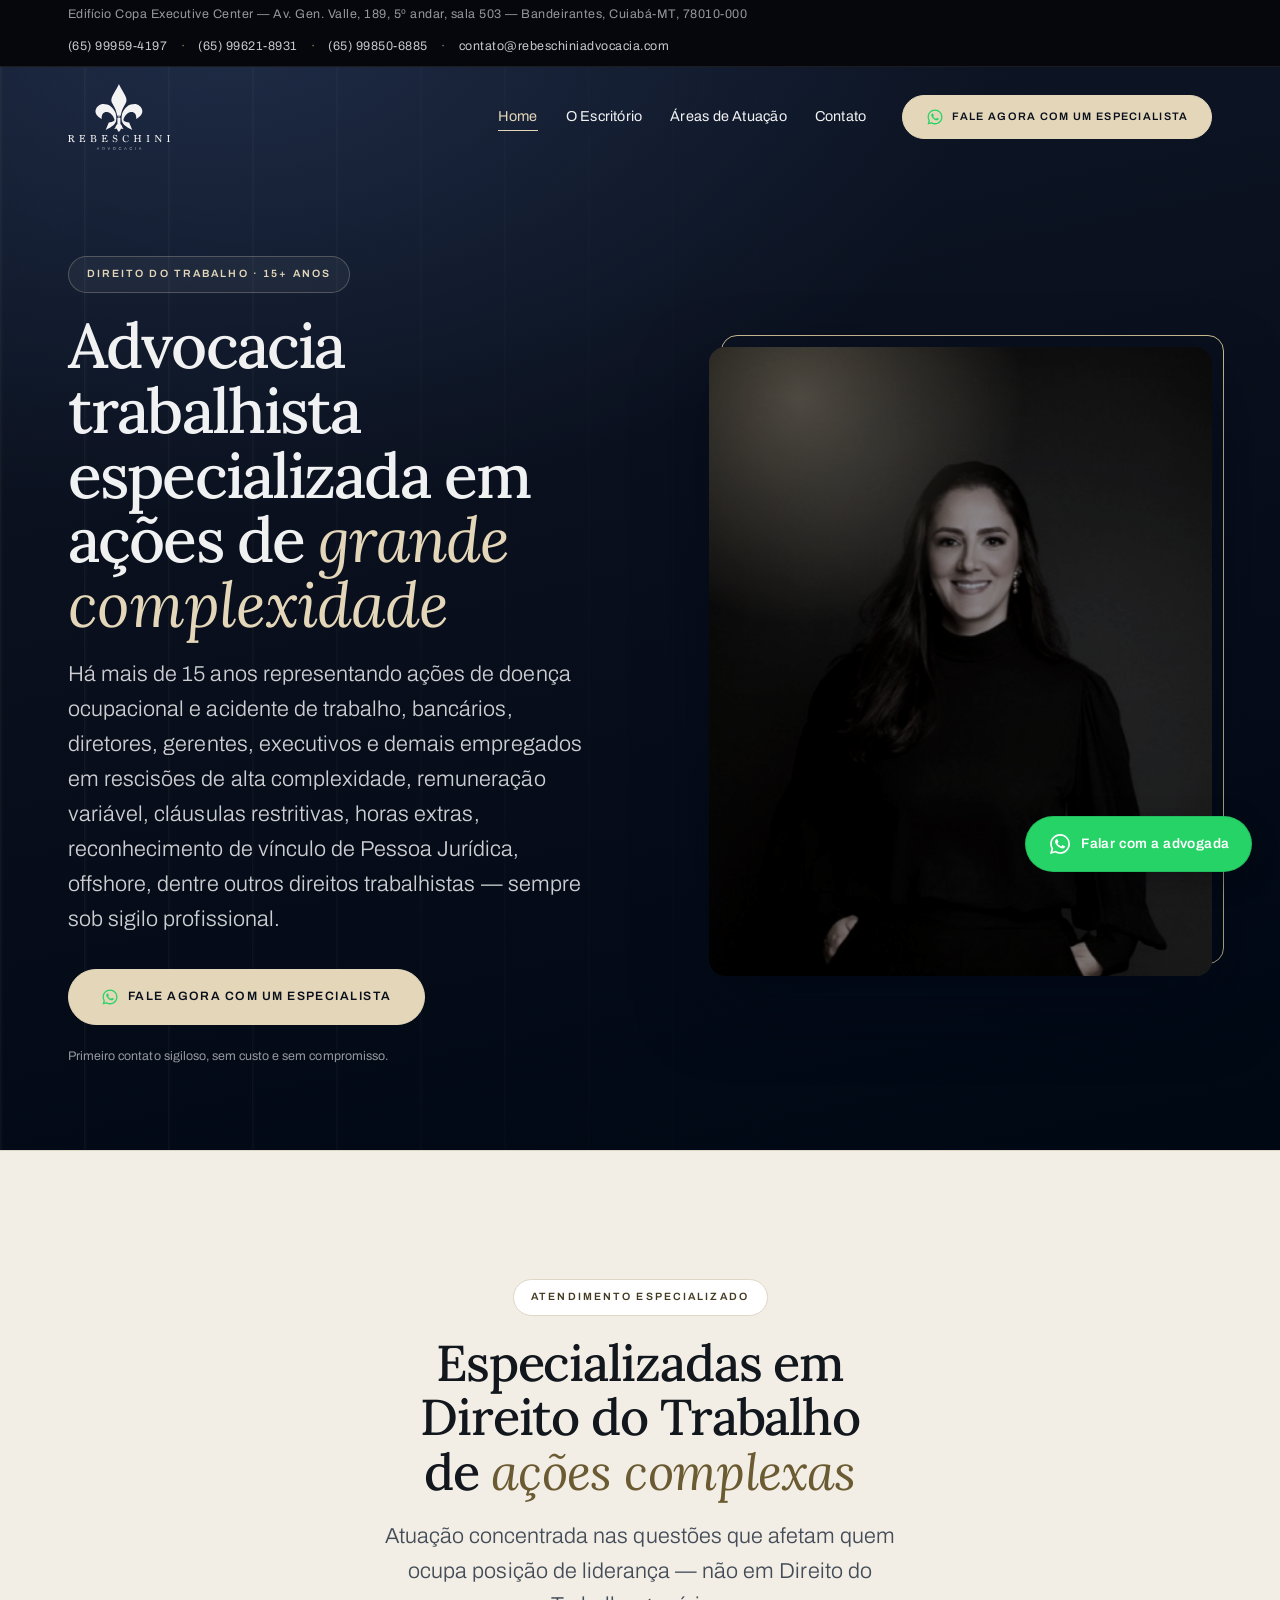
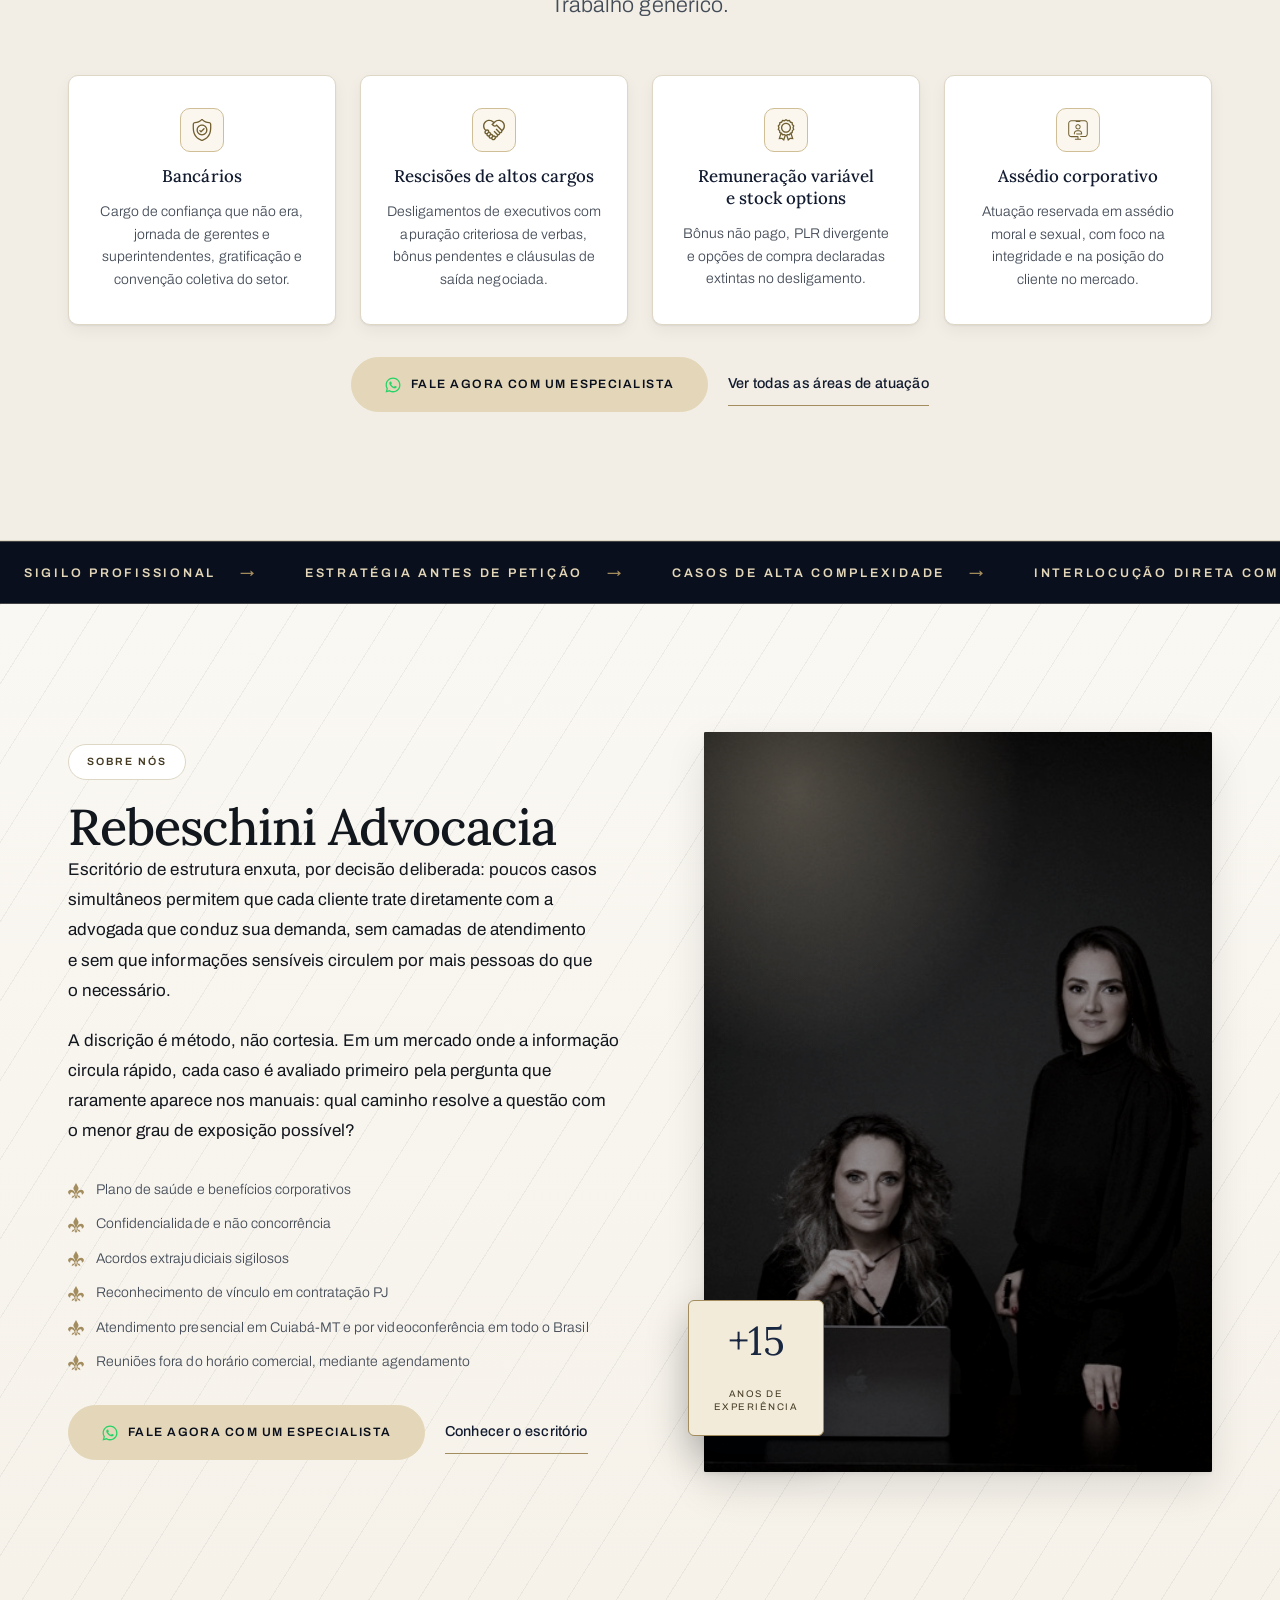
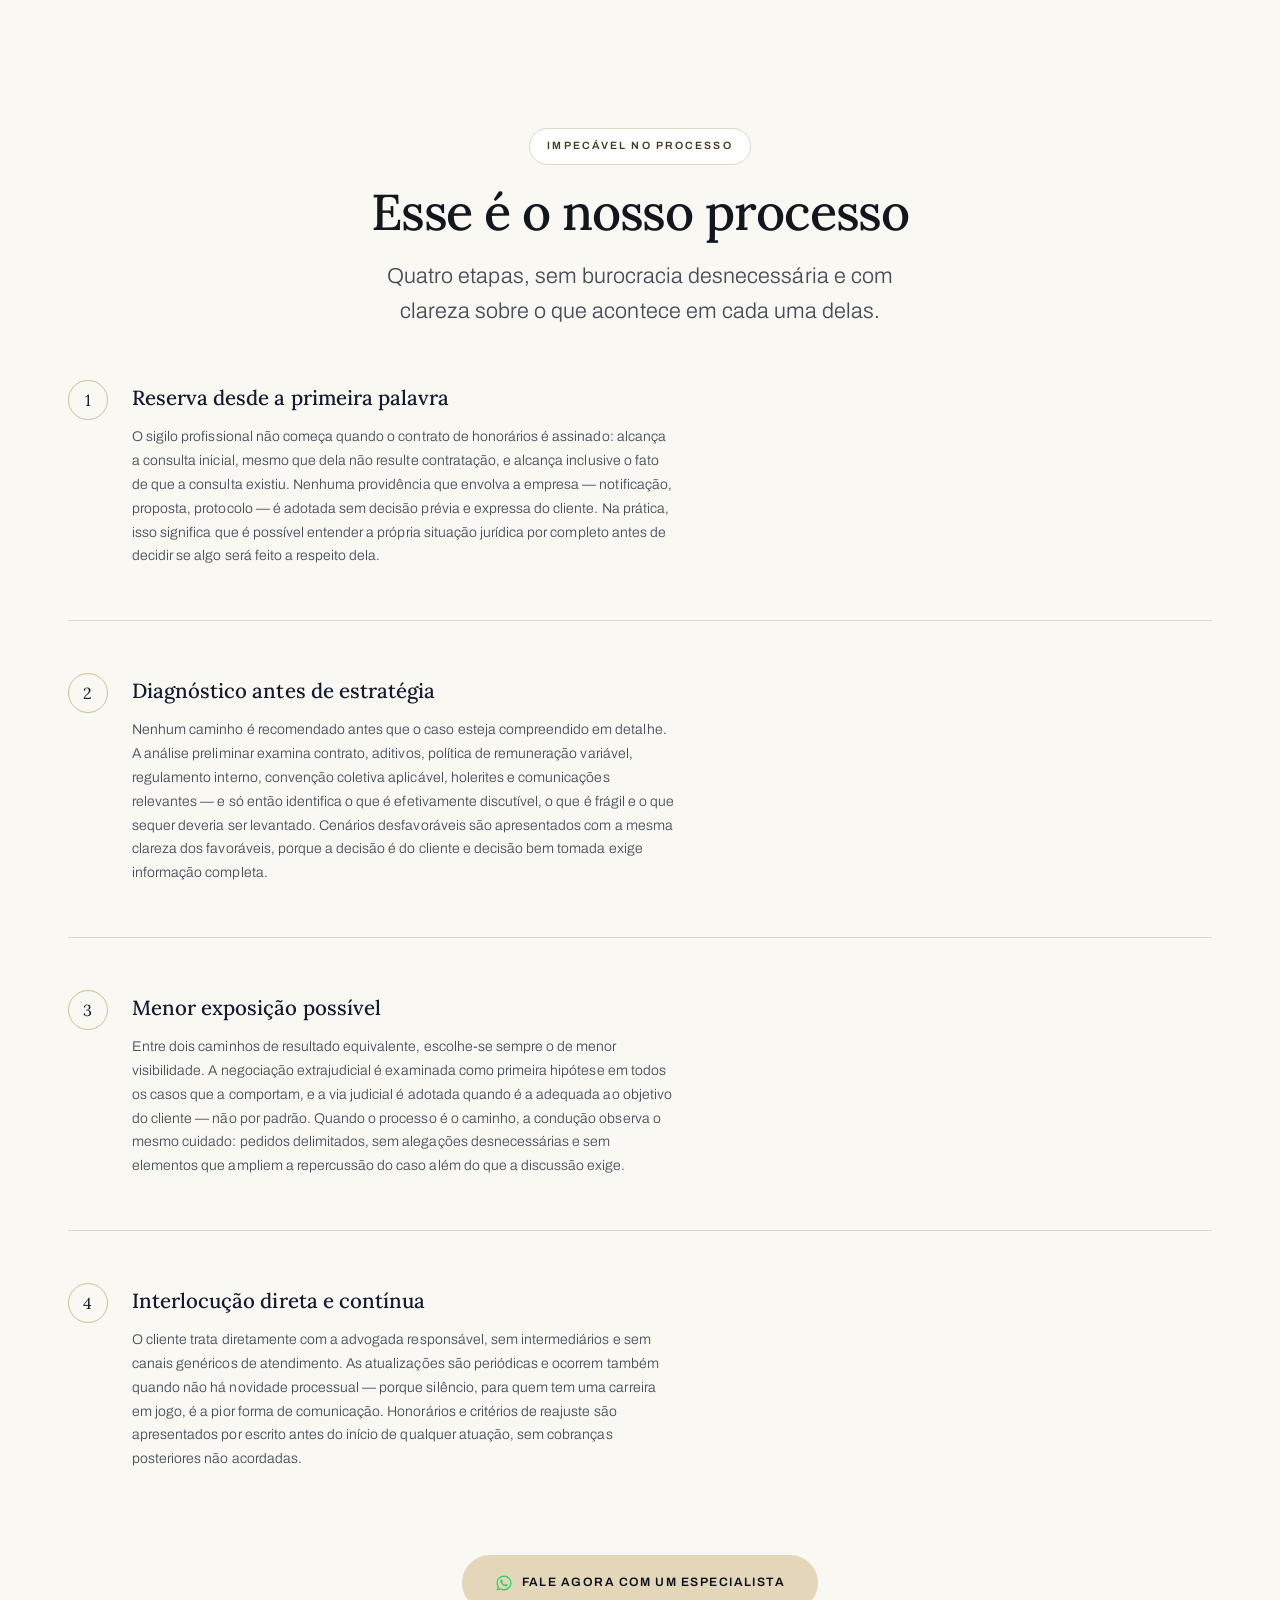
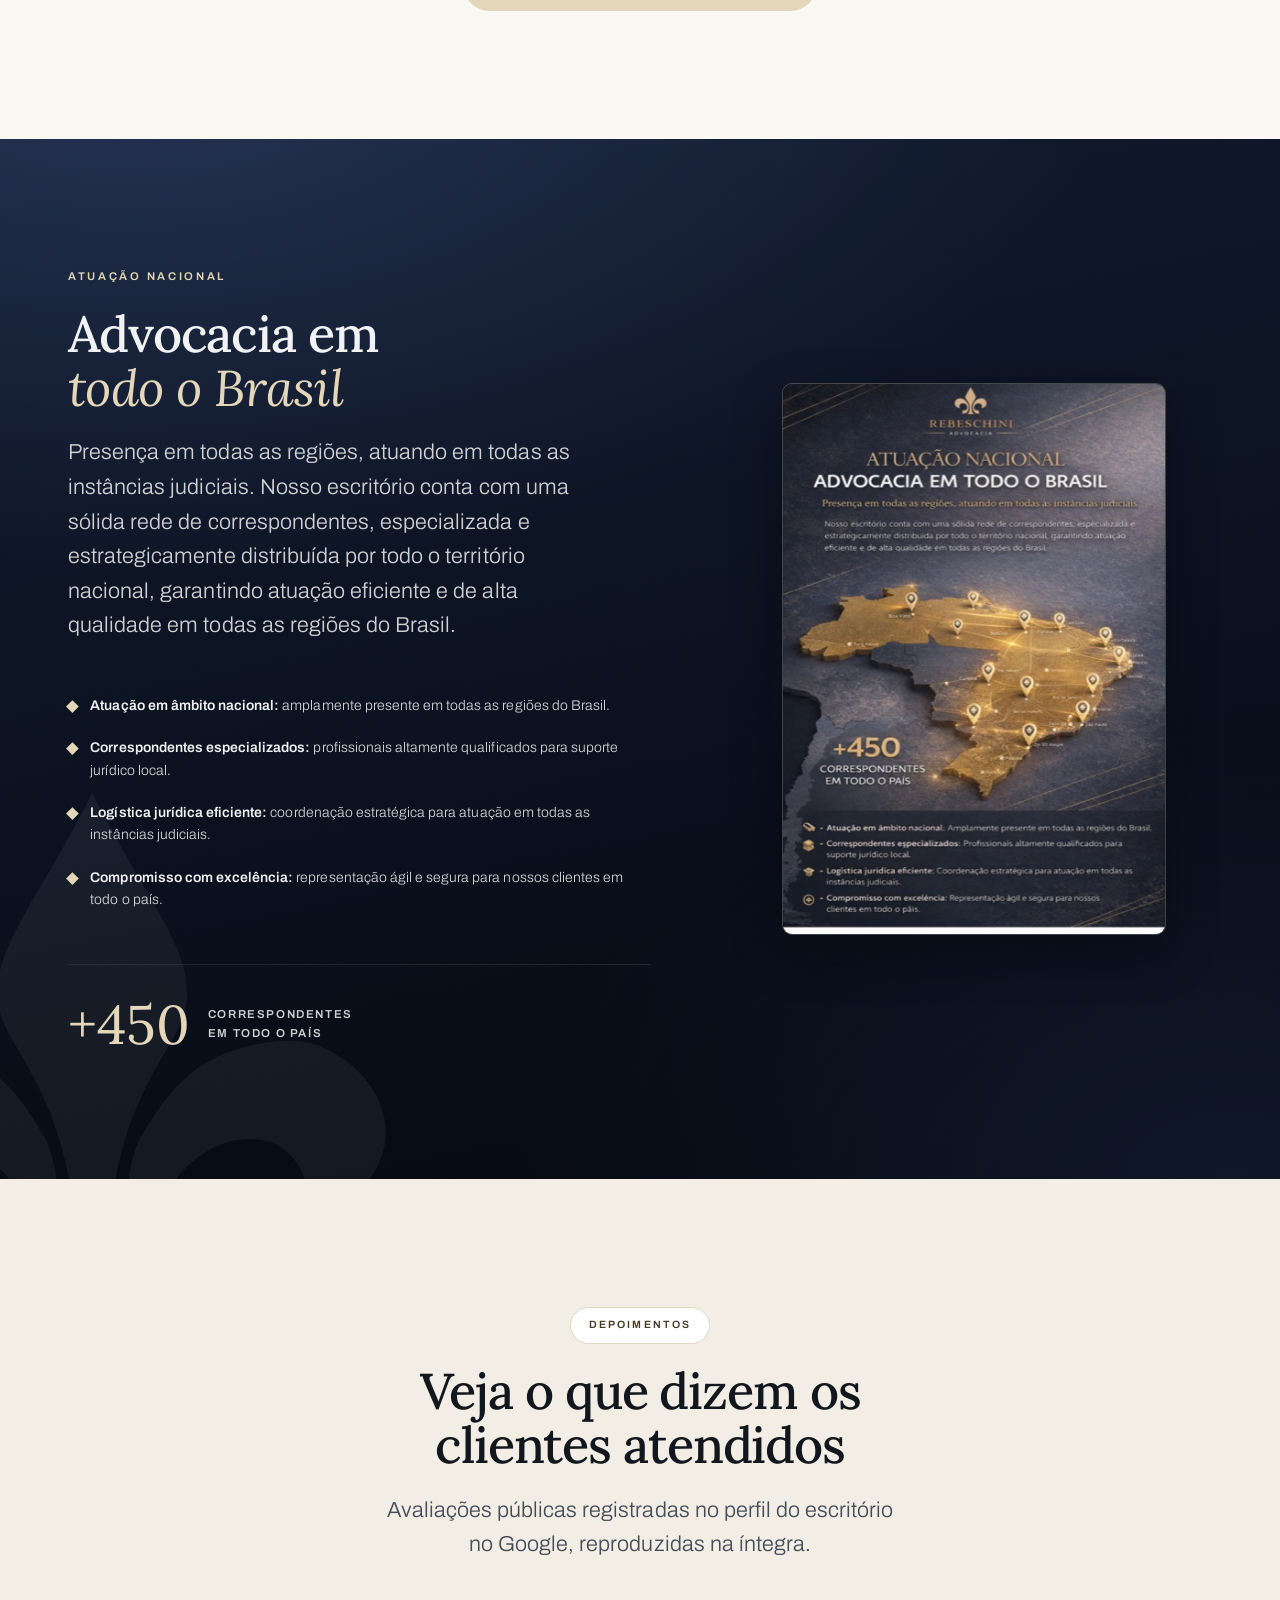
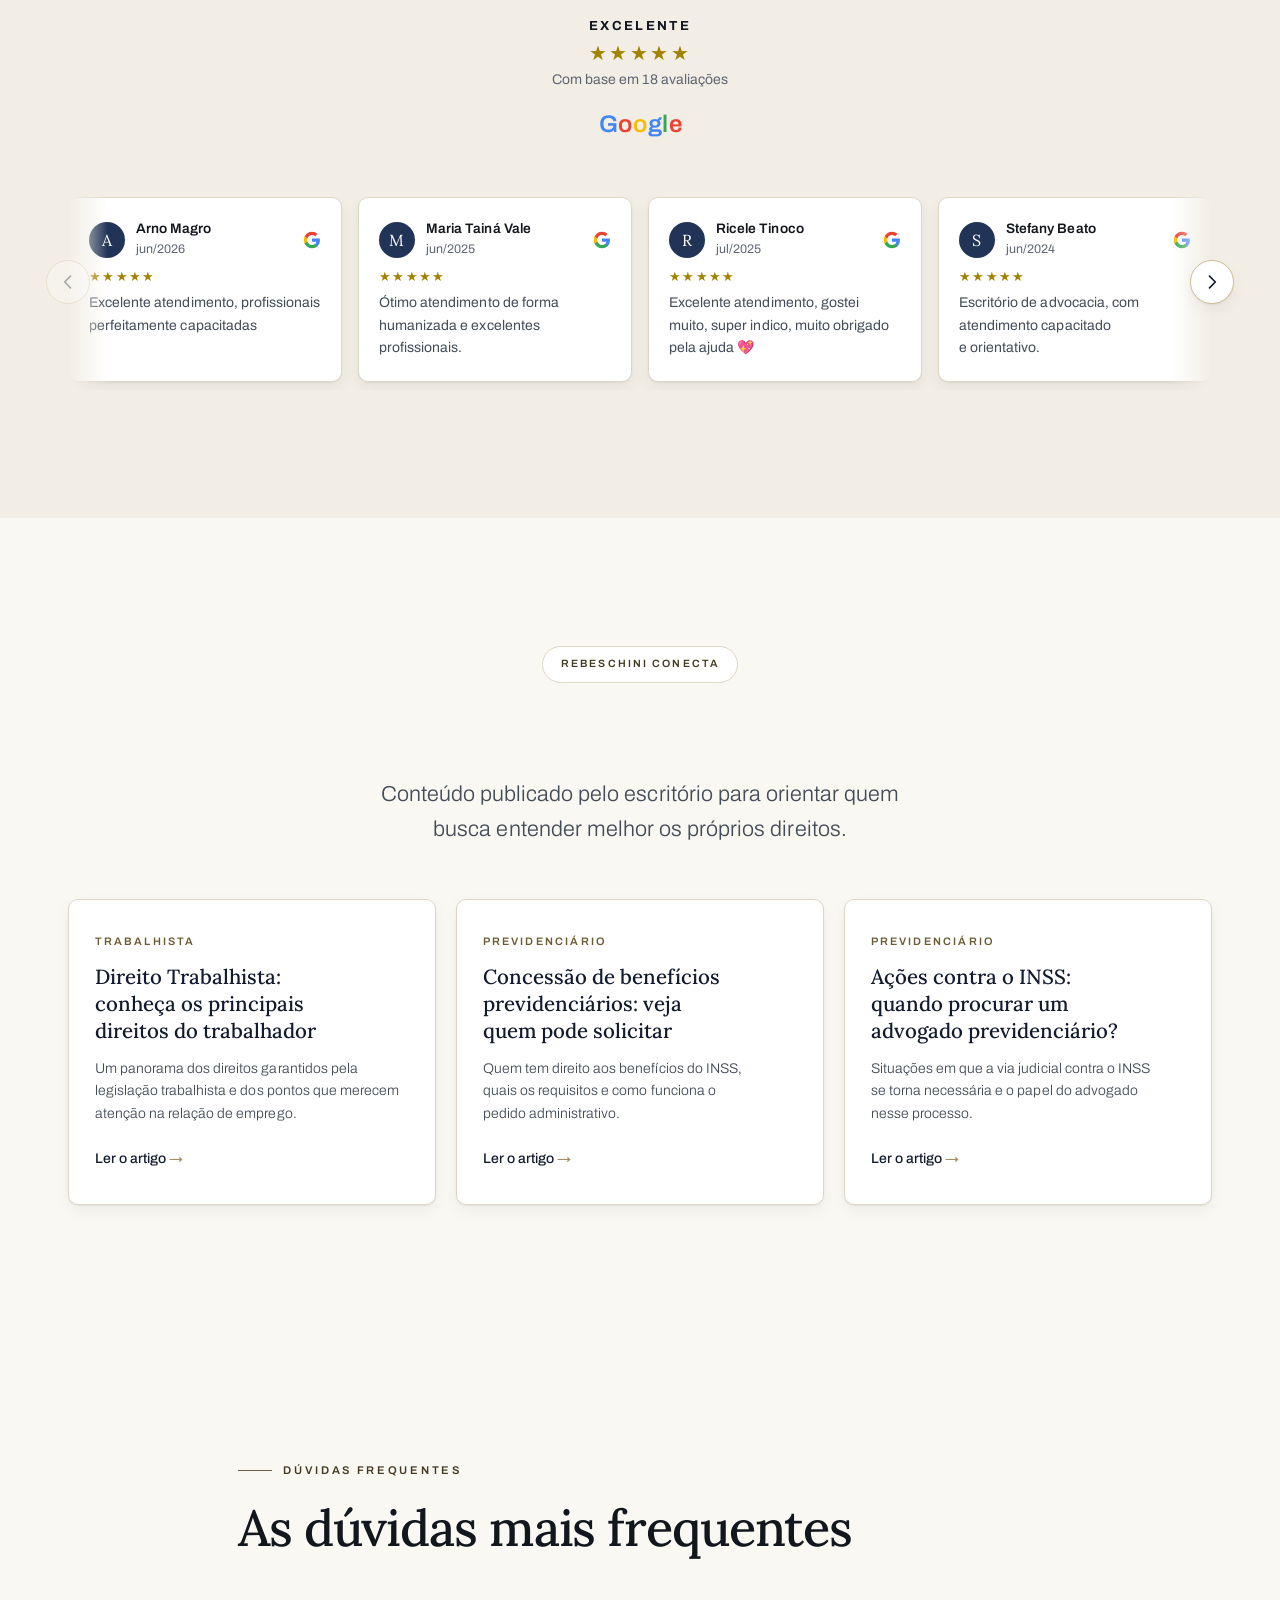
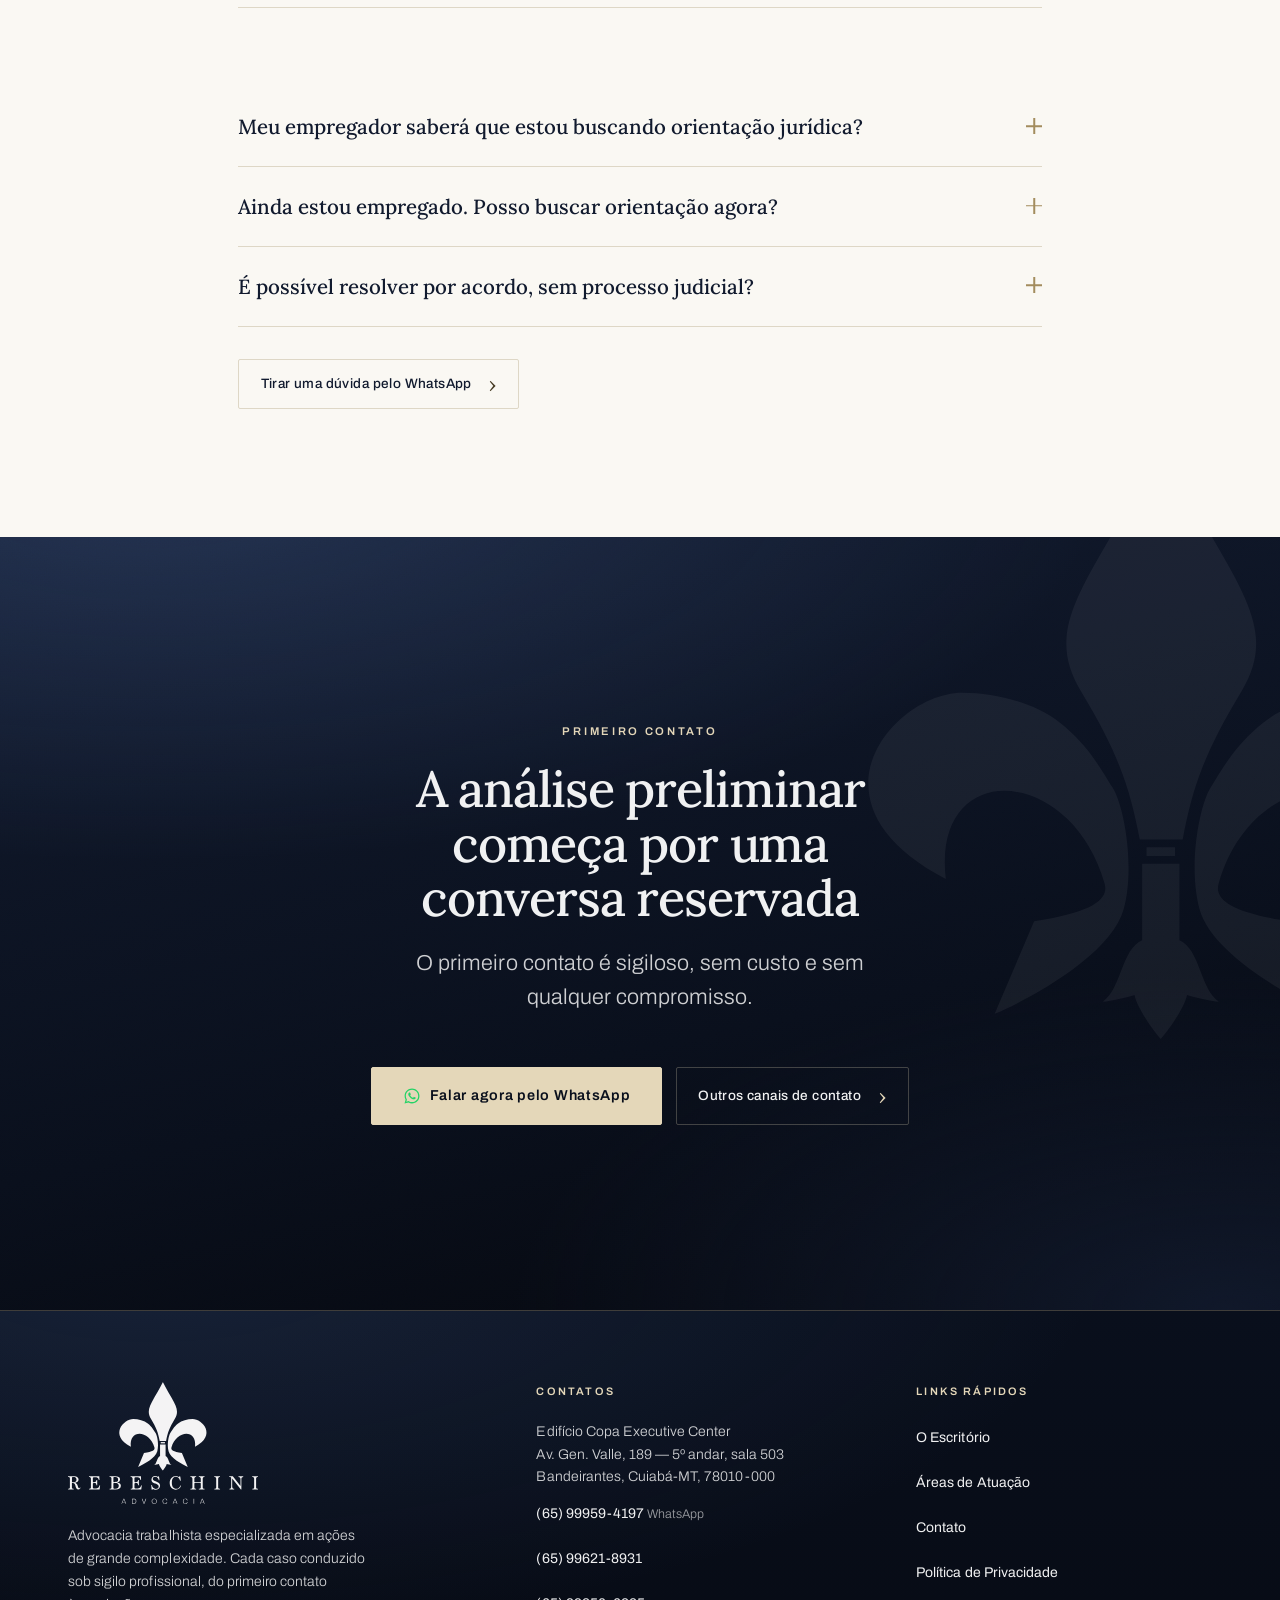
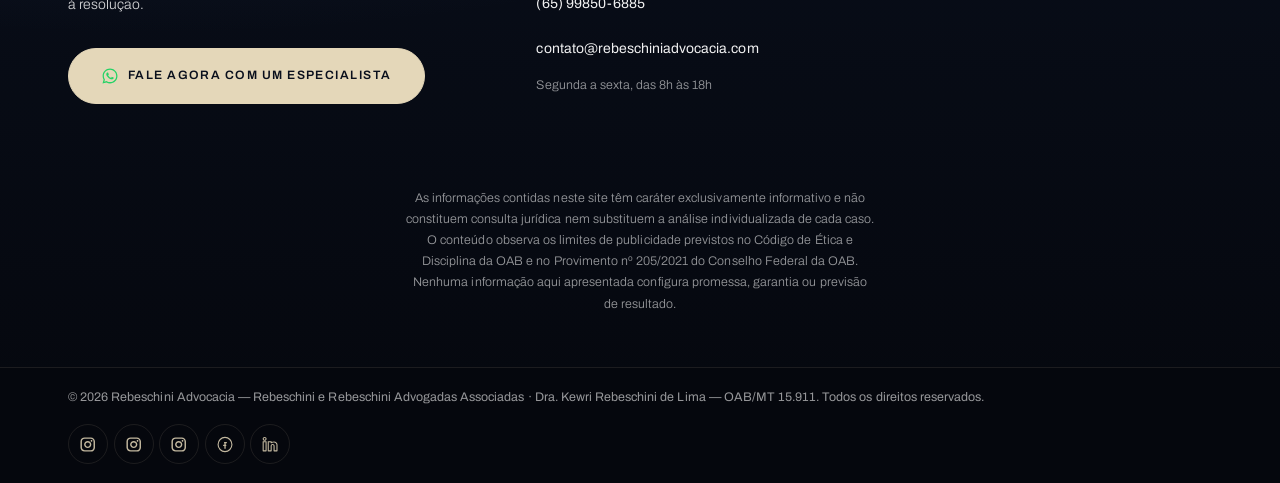
<file: index.html>
<!DOCTYPE html>
<html lang="pt-BR">
<head>
<meta charset="utf-8">
<meta name="viewport" content="width=device-width, initial-scale=1">
<title>Advocacia Trabalhista Especializada em Ações de Grande Complexidade</title>
<meta name="description" content="Há mais de 15 anos em ações de doença ocupacional, acidente de trabalho, bancários, executivos, horas extras, vínculo PJ e offshore — sempre sob sigilo profissional.">
<meta name="robots" content="index, follow">
<link rel="canonical" href="https://trabalhista.rebeschiniadvocacia.com/">

<meta property="og:type" content="website">
<meta property="og:locale" content="pt_BR">
<meta property="og:site_name" content="Rebeschini Advocacia">
<meta property="og:title" content="Rebeschini Advocacia — Advocacia trabalhista especializada em ações de grande complexidade">
<meta property="og:description" content="Doença ocupacional, acidente de trabalho, bancários, executivos, rescisões de alta complexidade, horas extras, vínculo PJ e offshore. Atendimento reservado em Cuiabá-MT e em todo o Brasil.">
<meta property="og:url" content="https://trabalhista.rebeschiniadvocacia.com/">
<meta property="og:image" content="https://trabalhista.rebeschiniadvocacia.com/assets/photos/kewri-hero-1280.jpg">
<meta property="og:image:alt" content="Rebeschini Advocacia — Direito do Trabalho para executivos e bancários">
<meta name="twitter:card" content="summary_large_image">
<meta name="twitter:title" content="Rebeschini Advocacia — Advocacia trabalhista especializada em ações de grande complexidade">
<meta name="twitter:description" content="Doença ocupacional, acidente de trabalho, bancários, executivos, rescisões de alta complexidade, horas extras, vínculo PJ e offshore. Atendimento reservado em Cuiabá-MT e em todo o Brasil.">
<meta name="twitter:image" content="https://trabalhista.rebeschiniadvocacia.com/assets/photos/kewri-hero-1280.jpg">

<meta name="theme-color" content="#090F1C">
<link rel="icon" href="assets/symbol-blue.svg" type="image/svg+xml">

<link rel="preconnect" href="https://fonts.googleapis.com">
<link rel="preconnect" href="https://fonts.gstatic.com" crossorigin>
<link rel="preload" as="style" href="https://fonts.googleapis.com/css2?family=Archivo:wght@300;400;500;600&family=Lora:ital,wght@0,400;0,500;0,600;1,400;1,500&display=swap">
<link rel="stylesheet" href="https://fonts.googleapis.com/css2?family=Archivo:wght@300;400;500;600&family=Lora:ital,wght@0,400;0,500;0,600;1,400;1,500&display=swap">
<link rel="stylesheet" href="css/styles.css?v=20260729">
<script>document.documentElement.classList.add('js');</script>

<script type="application/ld+json">
{
  "@context": "https://schema.org",
  "@type": "LegalService",
  "@id": "https://trabalhista.rebeschiniadvocacia.com/#escritorio",
  "name": "Rebeschini Advocacia",
  "legalName": "Rebeschini e Rebeschini Advogadas Associadas",
  "description": "Direito do Trabalho para bancários, diretores e executivos. Rescisões de alta complexidade, remuneração variável, assédio corporativo e cláusulas restritivas de contrato, com sigilo profissional.",
  "url": "https://trabalhista.rebeschiniadvocacia.com/",
  "image": "https://trabalhista.rebeschiniadvocacia.com/assets/photos/kewri-hero-1280.jpg",
  "logo": "https://trabalhista.rebeschiniadvocacia.com/assets/logo-blue.svg",
  "telephone": "+5565999594197",
  "contactPoint": [
    { "@type": "ContactPoint", "telephone": "+5565999594197", "contactType": "customer service", "areaServed": "BR", "availableLanguage": "Portuguese" },
    { "@type": "ContactPoint", "telephone": "+5565996218931", "contactType": "customer service", "areaServed": "BR", "availableLanguage": "Portuguese" },
    { "@type": "ContactPoint", "telephone": "+5565998506885", "contactType": "customer service", "areaServed": "BR", "availableLanguage": "Portuguese" }
  ],
  "email": "contato@rebeschiniadvocacia.com",
  "priceRange": "$$$",
  "address": {
    "@type": "PostalAddress",
    "streetAddress": "Av. Gen. Valle, 189, Edifício Copa Executive Center, 5º andar, sala 503, Bandeirantes",
    "addressLocality": "Cuiabá",
    "addressRegion": "MT",
    "postalCode": "78010-000",
    "addressCountry": "BR"
  },
  "openingHoursSpecification": {
    "@type": "OpeningHoursSpecification",
    "dayOfWeek": ["Monday", "Tuesday", "Wednesday", "Thursday", "Friday"],
    "opens": "08:00", "closes": "18:00"
  },
  "areaServed": [
    { "@type": "Country", "name": "Brasil" },
    { "@type": "City", "name": "Cuiabá" }
  ],
  "founder": [
    { "@type": "Person", "name": "Kewri Rebeschini de Lima", "jobTitle": "Advogada" },
    { "@type": "Person", "name": "Valquiria Ap. Rebeschini Lima", "jobTitle": "Advogada" }
  ],
  "sameAs": [
    "https://www.instagram.com/rebeschiniadvocacia/",
    "https://www.instagram.com/rebeschiniadvocaciabancarios/",
    "https://www.instagram.com/kewrirebeschini/",
    "https://www.facebook.com/RebeschinieRebeschiniadvogadasassociadas",
    "https://www.linkedin.com/in/kewri-rebeschini/"
  ]
}
</script>
<script type="application/ld+json">
{
  "@context": "https://schema.org",
  "@type": "FAQPage",
  "mainEntity": [
    {
      "@type": "Question",
      "name": "Meu caso será mantido em sigilo?",
      "acceptedAnswer": {
        "@type": "Answer",
        "text": "Sim. O sigilo profissional é dever legal da advocacia e alcança tudo o que for compartilhado — inclusive o fato de que existe uma consulta em andamento. As informações não são compartilhadas com terceiros sem sua autorização expressa."
      }
    },
    {
      "@type": "Question",
      "name": "Meu empregador saberá que estou buscando orientação jurídica?",
      "acceptedAnswer": {
        "@type": "Answer",
        "text": "Não. O contato inicial e a análise do caso são inteiramente reservados e não implicam qualquer comunicação à empresa. Nenhuma providência que envolva o empregador é adotada sem sua decisão prévia."
      }
    },
    {
      "@type": "Question",
      "name": "Ainda estou empregado. Posso buscar orientação agora?",
      "acceptedAnswer": {
        "@type": "Answer",
        "text": "Pode, e é frequentemente o momento mais adequado. Boa parte dos clientes do escritório procura orientação enquanto o contrato ainda está em vigor — situação comum entre bancários que permanecem na instituição e executivos que avaliam uma proposta de desligamento. A consulta em si não produz nenhum efeito sobre o seu contrato de trabalho e não chega ao conhecimento do empregador: o sigilo profissional alcança inclusive o fato de que ela ocorreu. Nenhuma providência que envolva a empresa — notificação, proposta de acordo, ajuizamento — é adotada sem sua decisão expressa, e o momento de cada medida é definido em conjunto, considerando o seu interesse em permanecer ou não no emprego. Entender a própria situação antes de decidir amplia as alternativas disponíveis. Há providências que só podem ser adotadas na vigência do contrato, documentos que são de acesso simples enquanto se está na empresa e difíceis depois, e decisões — aceitar um acordo de desligamento, assinar um aditivo, formalizar uma reclamação interna — que produzem efeitos definitivos e se beneficiam de uma avaliação prévia."
      }
    },
    {
      "@type": "Question",
      "name": "É possível resolver por acordo, sem processo judicial?",
      "acceptedAnswer": {
        "@type": "Answer",
        "text": "Em muitos casos, sim. Sempre que a via extrajudicial se mostra adequada ao objetivo do cliente, ela é priorizada — tende a ser mais rápida e evita a exposição pública da divergência."
      }
    }
  ]
}
</script>
</head>
<body data-pagina="home">

<a class="skip-link" href="#conteudo">Ir para o conteúdo principal</a>

<!-- ============ TOPBAR + HEADER ============ -->
<div class="topbar">
  <div class="wrap topbar-inner">
    <p class="topbar-endereco">Edifício Copa Executive Center — Av. Gen. Valle, 189, 5º andar, sala 503 — Bandeirantes, Cuiabá-MT, 78010-000</p>
    <p class="topbar-contatos">
      <a href="tel:+5565999594197">(65) 99959-4197</a>
      <span class="topbar-sep" aria-hidden="true">·</span>
      <a href="tel:+5565996218931">(65) 99621-8931</a>
      <span class="topbar-sep" aria-hidden="true">·</span>
      <a href="tel:+5565998506885">(65) 99850-6885</a>
      <span class="topbar-sep" aria-hidden="true">·</span>
      <a href="mailto:contato@rebeschiniadvocacia.com">contato@rebeschiniadvocacia.com</a>
    </p>
  </div>
</div>

<header class="site-header site-header--escuro" id="topo" data-header>
  <div class="wrap header-inner">
    <a class="brand" href="index.html" aria-label="Rebeschini Advocacia — página inicial">
      <img src="assets/logo-white.svg" alt="Rebeschini Advocacia" class="brand-logo brand-logo--light" width="200" height="128">
      <img src="assets/logo-blue.svg" alt="" aria-hidden="true" class="brand-logo brand-logo--dark" width="200" height="128">
    </a>

    <nav class="nav" id="nav-principal" aria-label="Navegação principal">
      <ul class="nav-list">
        <li><a href="index.html" aria-current="page">Home</a></li>
        <li><a href="o-escritorio.html">O Escritório</a></li>
        <li><a href="areas-de-atuacao.html">Áreas de Atuação</a></li>
        <li><a href="contato.html">Contato</a></li>
      </ul>
      <div class="nav-acoes">
        <a class="btn btn--gold btn--pill btn--sm nav-cta" href="https://wa.me/5565999594197?text=Ol%C3%A1.%20Gostaria%20de%20agendar%20uma%20an%C3%A1lise%20confidencial%20do%20meu%20caso%20trabalhista." target="_blank" rel="noopener noreferrer"><svg class="icone-wa" viewBox="0 0 24 24" width="18" height="18" aria-hidden="true" focusable="false"><path fill="currentColor" d="M12.04 2C6.58 2 2.13 6.45 2.13 11.91c0 1.75.46 3.45 1.32 4.95L2 22l5.25-1.38a9.9 9.9 0 0 0 4.79 1.22h.01c5.46 0 9.91-4.45 9.91-9.91C21.96 6.45 17.5 2 12.04 2Zm0 18.15h-.01a8.2 8.2 0 0 1-4.19-1.15l-.3-.18-3.12.82.83-3.04-.2-.31a8.19 8.19 0 0 1-1.26-4.38c0-4.54 3.7-8.23 8.25-8.23a8.23 8.23 0 0 1 8.24 8.24c0 4.54-3.7 8.23-8.24 8.23Zm4.52-6.16c-.25-.12-1.47-.72-1.69-.8-.23-.09-.39-.13-.56.12-.16.25-.64.8-.78.97-.15.16-.29.18-.54.06-.25-.12-1.05-.39-1.99-1.23-.74-.66-1.24-1.47-1.38-1.72-.15-.25-.02-.38.11-.51.11-.11.25-.29.37-.44.13-.15.17-.25.25-.41.09-.16.04-.31-.02-.43-.06-.12-.56-1.34-.76-1.84-.2-.48-.4-.42-.56-.42h-.47c-.16 0-.43.06-.65.31-.22.25-.85.83-.85 2.03s.87 2.35.99 2.51c.12.16 1.71 2.61 4.14 3.66.58.25 1.03.4 1.38.51.58.19 1.11.16 1.53.1.47-.07 1.47-.6 1.68-1.18.21-.58.21-1.07.14-1.18-.06-.11-.22-.17-.47-.29Z"/></svg>Fale agora com um especialista</a>
        <p class="nav-apoio">Atendimento sob sigilo profissional</p>
      </div>
    </nav>

    <button class="nav-toggle" type="button" aria-expanded="false" aria-controls="nav-principal" aria-label="Abrir menu de navegação" data-nav-toggle>
      <span class="nav-toggle-bar" aria-hidden="true"></span>
      <span class="nav-toggle-bar" aria-hidden="true"></span>
    </button>
  </div>
</header>

<main id="conteudo">

  <!-- ============ §2 HERO ============ -->
  <section class="hero-esboco" aria-labelledby="hero-titulo">
    <div class="wrap hero-esboco-grid">
      <div class="hero-esboco-texto">
        <p class="pill-label pill-label--escuro reveal">Direito do Trabalho · 15+ anos</p>
        <h1 class="d1 reveal" id="hero-titulo">Advocacia trabalhista especializada em ações de <em>grande complexidade</em></h1>
        <p class="hero-esboco-lead reveal">Há mais de 15 anos representando ações de doença ocupacional e acidente de trabalho, bancários, diretores, gerentes, executivos e demais empregados em rescisões de alta complexidade, remuneração variável, cláusulas restritivas, horas extras, reconhecimento de vínculo de Pessoa Jurídica, offshore, dentre outros direitos trabalhistas — sempre sob sigilo profissional.</p>
        <div class="reveal"><a class="btn btn--gold btn--pill" href="https://wa.me/5565999594197?text=Ol%C3%A1.%20Gostaria%20de%20agendar%20uma%20an%C3%A1lise%20confidencial%20do%20meu%20caso%20trabalhista." target="_blank" rel="noopener noreferrer"><svg class="icone-wa" viewBox="0 0 24 24" width="18" height="18" aria-hidden="true" focusable="false"><path fill="currentColor" d="M12.04 2C6.58 2 2.13 6.45 2.13 11.91c0 1.75.46 3.45 1.32 4.95L2 22l5.25-1.38a9.9 9.9 0 0 0 4.79 1.22h.01c5.46 0 9.91-4.45 9.91-9.91C21.96 6.45 17.5 2 12.04 2Zm0 18.15h-.01a8.2 8.2 0 0 1-4.19-1.15l-.3-.18-3.12.82.83-3.04-.2-.31a8.19 8.19 0 0 1-1.26-4.38c0-4.54 3.7-8.23 8.25-8.23a8.23 8.23 0 0 1 8.24 8.24c0 4.54-3.7 8.23-8.24 8.23Zm4.52-6.16c-.25-.12-1.47-.72-1.69-.8-.23-.09-.39-.13-.56.12-.16.25-.64.8-.78.97-.15.16-.29.18-.54.06-.25-.12-1.05-.39-1.99-1.23-.74-.66-1.24-1.47-1.38-1.72-.15-.25-.02-.38.11-.51.11-.11.25-.29.37-.44.13-.15.17-.25.25-.41.09-.16.04-.31-.02-.43-.06-.12-.56-1.34-.76-1.84-.2-.48-.4-.42-.56-.42h-.47c-.16 0-.43.06-.65.31-.22.25-.85.83-.85 2.03s.87 2.35.99 2.51c.12.16 1.71 2.61 4.14 3.66.58.25 1.03.4 1.38.51.58.19 1.11.16 1.53.1.47-.07 1.47-.6 1.68-1.18.21-.58.21-1.07.14-1.18-.06-.11-.22-.17-.47-.29Z"/></svg>Fale agora com um especialista</a></div>
        <p class="hero-esboco-nota reveal">Primeiro contato sigiloso, sem custo e sem compromisso.</p>
      </div>
      <figure class="hero-card reveal">
        <span class="hero-card-moldura" aria-hidden="true"></span>
        <div class="foto"><img src="assets/photos/kewri-06-1200.jpg"
           srcset="assets/photos/kewri-06-600.jpg 600w, assets/photos/kewri-06-1200.jpg 1200w"
           sizes="(min-width: 900px) 44vw, 90vw"
           alt="Dra. Kewri Rebeschini, advogada trabalhista responsável pelo escritório" width="800" height="1200" fetchpriority="high" decoding="async"></div>
      </figure>
    </div>
  </section>

  <!-- ============ §3 SEÇÃO CREME ============ -->
  <section class="section secao-creme" id="areas" aria-labelledby="creme-titulo">
    <span class="watermark" aria-hidden="true"></span>
    <div class="wrap">
      <header class="secao-centro">
        <p class="pill-label reveal">Atendimento especializado</p>
        <h2 class="t1 reveal" id="creme-titulo">Especializadas em Direito do Trabalho de <em>ações complexas</em></h2>
        <p class="linha-apoio reveal">Atuação concentrada nas questões que afetam quem ocupa posição de liderança — não em Direito do Trabalho genérico.</p>
      </header>
      <ul class="cards-areas">
        <li class="card-area reveal">
          <span class="card-area-icone"><img src="assets/icons/shield.svg" alt="" aria-hidden="true" width="22" height="22" loading="lazy"></span>
          <h3 class="card-area-titulo">Bancários</h3>
          <p class="card-area-desc">Cargo de confiança que não era, jornada de gerentes e superintendentes, gratificação e convenção coletiva do setor.</p>
        </li>
        <li class="card-area reveal">
          <span class="card-area-icone"><img src="assets/icons/handshake.svg" alt="" aria-hidden="true" width="22" height="22" loading="lazy"></span>
          <h3 class="card-area-titulo">Rescisões de altos cargos</h3>
          <p class="card-area-desc">Desligamentos de executivos com apuração criteriosa de verbas, bônus pendentes e cláusulas de saída negociada.</p>
        </li>
        <li class="card-area reveal">
          <span class="card-area-icone"><img src="assets/icons/medal.svg" alt="" aria-hidden="true" width="22" height="22" loading="lazy"></span>
          <h3 class="card-area-titulo">Remuneração variável e stock options</h3>
          <p class="card-area-desc">Bônus não pago, PLR divergente e opções de compra declaradas extintas no desligamento.</p>
        </li>
        <li class="card-area reveal">
          <span class="card-area-icone"><img src="assets/icons/video-call.svg" alt="" aria-hidden="true" width="22" height="22" loading="lazy"></span>
          <h3 class="card-area-titulo">Assédio corporativo</h3>
          <p class="card-area-desc">Atuação reservada em assédio moral e sexual, com foco na integridade e na posição do cliente no mercado.</p>
        </li>
      </ul>
      <p class="secao-acoes secao-acoes--centro reveal">
        <a class="btn btn--gold btn--pill" href="https://wa.me/5565999594197?text=Ol%C3%A1.%20Gostaria%20de%20agendar%20uma%20an%C3%A1lise%20confidencial%20do%20meu%20caso%20trabalhista." target="_blank" rel="noopener noreferrer"><svg class="icone-wa" viewBox="0 0 24 24" width="18" height="18" aria-hidden="true" focusable="false"><path fill="currentColor" d="M12.04 2C6.58 2 2.13 6.45 2.13 11.91c0 1.75.46 3.45 1.32 4.95L2 22l5.25-1.38a9.9 9.9 0 0 0 4.79 1.22h.01c5.46 0 9.91-4.45 9.91-9.91C21.96 6.45 17.5 2 12.04 2Zm0 18.15h-.01a8.2 8.2 0 0 1-4.19-1.15l-.3-.18-3.12.82.83-3.04-.2-.31a8.19 8.19 0 0 1-1.26-4.38c0-4.54 3.7-8.23 8.25-8.23a8.23 8.23 0 0 1 8.24 8.24c0 4.54-3.7 8.23-8.24 8.23Zm4.52-6.16c-.25-.12-1.47-.72-1.69-.8-.23-.09-.39-.13-.56.12-.16.25-.64.8-.78.97-.15.16-.29.18-.54.06-.25-.12-1.05-.39-1.99-1.23-.74-.66-1.24-1.47-1.38-1.72-.15-.25-.02-.38.11-.51.11-.11.25-.29.37-.44.13-.15.17-.25.25-.41.09-.16.04-.31-.02-.43-.06-.12-.56-1.34-.76-1.84-.2-.48-.4-.42-.56-.42h-.47c-.16 0-.43.06-.65.31-.22.25-.85.83-.85 2.03s.87 2.35.99 2.51c.12.16 1.71 2.61 4.14 3.66.58.25 1.03.4 1.38.51.58.19 1.11.16 1.53.1.47-.07 1.47-.6 1.68-1.18.21-.58.21-1.07.14-1.18-.06-.11-.22-.17-.47-.29Z"/></svg>Fale agora com um especialista</a>
        <a class="btn btn--texto" href="areas-de-atuacao.html">Ver todas as áreas de atuação</a>
      </p>
    </div>
  </section>

  <!-- ============ §4 MARQUEE ============ -->
  <div class="marquee" aria-hidden="true">
    <div class="marquee-trilho"><span class="marquee-item">Sigilo profissional</span><span class="marquee-item">Estratégia antes de petição</span><span class="marquee-item">Casos de alta complexidade</span><span class="marquee-item">Interlocução direta com a advogada</span><span class="marquee-item">Sigilo profissional</span><span class="marquee-item">Estratégia antes de petição</span><span class="marquee-item">Casos de alta complexidade</span><span class="marquee-item">Interlocução direta com a advogada</span></div>
  </div>

  <!-- ============ §5 SOBRE NÓS ============ -->
  <section class="section sobre-esboco" id="sobre" aria-labelledby="sobre-titulo">
    <div class="wrap sobre-esboco-grid">
      <div class="sobre-esboco-texto">
        <p class="pill-label reveal">Sobre nós</p>
        <h2 class="t1 reveal" id="sobre-titulo">Rebeschini Advocacia</h2>
        <p class="reveal">Escritório de estrutura enxuta, por decisão deliberada: poucos casos simultâneos permitem que cada cliente trate diretamente com a advogada que conduz sua demanda, sem camadas de atendimento e sem que informações sensíveis circulem por mais pessoas do que o necessário.</p>
        <p class="reveal">A discrição é método, não cortesia. Em um mercado onde a informação circula rápido, cada caso é avaliado primeiro pela pergunta que raramente aparece nos manuais: qual caminho resolve a questão com o menor grau de exposição possível?</p>
        <ul class="bullets-ouro reveal">
          <li>Plano de saúde e benefícios corporativos</li>
          <li>Confidencialidade e não concorrência</li>
          <li>Acordos extrajudiciais sigilosos</li>
          <li>Reconhecimento de vínculo em contratação PJ</li>
          <li>Atendimento presencial em Cuiabá-MT e por videoconferência em todo o Brasil</li>
          <li>Reuniões fora do horário comercial, mediante agendamento</li>
        </ul>
        <p class="secao-acoes reveal">
          <a class="btn btn--gold btn--pill" href="https://wa.me/5565999594197?text=Ol%C3%A1.%20Gostaria%20de%20agendar%20uma%20an%C3%A1lise%20confidencial%20do%20meu%20caso%20trabalhista." target="_blank" rel="noopener noreferrer"><svg class="icone-wa" viewBox="0 0 24 24" width="18" height="18" aria-hidden="true" focusable="false"><path fill="currentColor" d="M12.04 2C6.58 2 2.13 6.45 2.13 11.91c0 1.75.46 3.45 1.32 4.95L2 22l5.25-1.38a9.9 9.9 0 0 0 4.79 1.22h.01c5.46 0 9.91-4.45 9.91-9.91C21.96 6.45 17.5 2 12.04 2Zm0 18.15h-.01a8.2 8.2 0 0 1-4.19-1.15l-.3-.18-3.12.82.83-3.04-.2-.31a8.19 8.19 0 0 1-1.26-4.38c0-4.54 3.7-8.23 8.25-8.23a8.23 8.23 0 0 1 8.24 8.24c0 4.54-3.7 8.23-8.24 8.23Zm4.52-6.16c-.25-.12-1.47-.72-1.69-.8-.23-.09-.39-.13-.56.12-.16.25-.64.8-.78.97-.15.16-.29.18-.54.06-.25-.12-1.05-.39-1.99-1.23-.74-.66-1.24-1.47-1.38-1.72-.15-.25-.02-.38.11-.51.11-.11.25-.29.37-.44.13-.15.17-.25.25-.41.09-.16.04-.31-.02-.43-.06-.12-.56-1.34-.76-1.84-.2-.48-.4-.42-.56-.42h-.47c-.16 0-.43.06-.65.31-.22.25-.85.83-.85 2.03s.87 2.35.99 2.51c.12.16 1.71 2.61 4.14 3.66.58.25 1.03.4 1.38.51.58.19 1.11.16 1.53.1.47-.07 1.47-.6 1.68-1.18.21-.58.21-1.07.14-1.18-.06-.11-.22-.17-.47-.29Z"/></svg>Fale agora com um especialista</a>
          <a class="btn btn--texto" href="o-escritorio.html">Conhecer o escritório</a>
        </p>
      </div>
      <figure class="foto-badge reveal">
        <div class="foto foto--moldura"><img src="assets/photos/equipe-01-900.jpg"
           srcset="assets/photos/equipe-01-600.jpg 600w, assets/photos/equipe-01-900.jpg 900w"
           sizes="(min-width: 900px) 44vw, 90vw"
           alt="Dra. Kewri Rebeschini e Dra. Valquiria Rebeschini, sócias do escritório, durante análise de um caso" width="901" height="1312" loading="lazy" decoding="async"></div>
        <p class="badge-anos">
          <span class="badge-anos-num">+15</span>
          <span class="badge-anos-txt">anos de<br>experiência</span>
        </p>
      </figure>
    </div>
  </section>

  <!-- ============ §6 PROCESSO ============ -->
  <section class="section processo" aria-labelledby="processo-titulo">
    <div class="wrap">
      <header class="secao-centro">
        <p class="pill-label reveal">Impecável no processo</p>
        <h2 class="t1 reveal" id="processo-titulo">Esse é o nosso processo</h2>
        <p class="linha-apoio reveal">Quatro etapas, sem burocracia desnecessária e com clareza sobre o que acontece em cada uma delas.</p>
      </header>
      <ol class="metodo-lista">
        <li class="metodo-item reveal">
          <span class="metodo-num" aria-hidden="true">1</span>
          <div>
            <h3 class="metodo-titulo">Reserva desde a primeira palavra</h3>
            <p class="metodo-desc">O sigilo profissional não começa quando o contrato de honorários é assinado: alcança a consulta inicial, mesmo que dela não resulte contratação, e alcança inclusive o fato de que a consulta existiu. Nenhuma providência que envolva a empresa — notificação, proposta, protocolo — é adotada sem decisão prévia e expressa do cliente. Na prática, isso significa que é possível entender a própria situação jurídica por completo antes de decidir se algo será feito a respeito dela.</p>
          </div>
        </li>
        <li class="metodo-item reveal">
          <span class="metodo-num" aria-hidden="true">2</span>
          <div>
            <h3 class="metodo-titulo">Diagnóstico antes de estratégia</h3>
            <p class="metodo-desc">Nenhum caminho é recomendado antes que o caso esteja compreendido em detalhe. A análise preliminar examina contrato, aditivos, política de remuneração variável, regulamento interno, convenção coletiva aplicável, holerites e comunicações relevantes — e só então identifica o que é efetivamente discutível, o que é frágil e o que sequer deveria ser levantado. Cenários desfavoráveis são apresentados com a mesma clareza dos favoráveis, porque a decisão é do cliente e decisão bem tomada exige informação completa.</p>
          </div>
        </li>
        <li class="metodo-item reveal">
          <span class="metodo-num" aria-hidden="true">3</span>
          <div>
            <h3 class="metodo-titulo">Menor exposição possível</h3>
            <p class="metodo-desc">Entre dois caminhos de resultado equivalente, escolhe-se sempre o de menor visibilidade. A negociação extrajudicial é examinada como primeira hipótese em todos os casos que a comportam, e a via judicial é adotada quando é a adequada ao objetivo do cliente — não por padrão. Quando o processo é o caminho, a condução observa o mesmo cuidado: pedidos delimitados, sem alegações desnecessárias e sem elementos que ampliem a repercussão do caso além do que a discussão exige.</p>
          </div>
        </li>
        <li class="metodo-item reveal">
          <span class="metodo-num" aria-hidden="true">4</span>
          <div>
            <h3 class="metodo-titulo">Interlocução direta e contínua</h3>
            <p class="metodo-desc">O cliente trata diretamente com a advogada responsável, sem intermediários e sem canais genéricos de atendimento. As atualizações são periódicas e ocorrem também quando não há novidade processual — porque silêncio, para quem tem uma carreira em jogo, é a pior forma de comunicação. Honorários e critérios de reajuste são apresentados por escrito antes do início de qualquer atuação, sem cobranças posteriores não acordadas.</p>
          </div>
        </li>
      </ol>
      <p class="secao-acoes secao-acoes--centro reveal"><a class="btn btn--gold btn--pill" href="https://wa.me/5565999594197?text=Ol%C3%A1.%20Gostaria%20de%20agendar%20uma%20an%C3%A1lise%20confidencial%20do%20meu%20caso%20trabalhista." target="_blank" rel="noopener noreferrer"><svg class="icone-wa" viewBox="0 0 24 24" width="18" height="18" aria-hidden="true" focusable="false"><path fill="currentColor" d="M12.04 2C6.58 2 2.13 6.45 2.13 11.91c0 1.75.46 3.45 1.32 4.95L2 22l5.25-1.38a9.9 9.9 0 0 0 4.79 1.22h.01c5.46 0 9.91-4.45 9.91-9.91C21.96 6.45 17.5 2 12.04 2Zm0 18.15h-.01a8.2 8.2 0 0 1-4.19-1.15l-.3-.18-3.12.82.83-3.04-.2-.31a8.19 8.19 0 0 1-1.26-4.38c0-4.54 3.7-8.23 8.25-8.23a8.23 8.23 0 0 1 8.24 8.24c0 4.54-3.7 8.23-8.24 8.23Zm4.52-6.16c-.25-.12-1.47-.72-1.69-.8-.23-.09-.39-.13-.56.12-.16.25-.64.8-.78.97-.15.16-.29.18-.54.06-.25-.12-1.05-.39-1.99-1.23-.74-.66-1.24-1.47-1.38-1.72-.15-.25-.02-.38.11-.51.11-.11.25-.29.37-.44.13-.15.17-.25.25-.41.09-.16.04-.31-.02-.43-.06-.12-.56-1.34-.76-1.84-.2-.48-.4-.42-.56-.42h-.47c-.16 0-.43.06-.65.31-.22.25-.85.83-.85 2.03s.87 2.35.99 2.51c.12.16 1.71 2.61 4.14 3.66.58.25 1.03.4 1.38.51.58.19 1.11.16 1.53.1.47-.07 1.47-.6 1.68-1.18.21-.58.21-1.07.14-1.18-.06-.11-.22-.17-.47-.29Z"/></svg>Fale agora com um especialista</a></p>
    </div>
  </section>

  <!-- ============ §6.5 ATUAÇÃO NACIONAL ============ -->
  <section class="section atuacao-nacional superficie-navy grain" id="atuacao-nacional" aria-labelledby="atuacao-titulo">
    <span class="watermark watermark--esq" aria-hidden="true"></span>
    <div class="wrap atuacao-grid">
      <div class="atuacao-texto">
        <p class="eyebrow eyebrow--light reveal">Atuação Nacional</p>
        <h2 class="t1 reveal" id="atuacao-titulo">Advocacia em <em>todo o Brasil</em></h2>
        <p class="linha-apoio reveal">Presença em todas as regiões, atuando em todas as instâncias judiciais. Nosso escritório conta com uma sólida rede de correspondentes, especializada e estrategicamente distribuída por todo o território nacional, garantindo atuação eficiente e de alta qualidade em todas as regiões do Brasil.</p>
        <ul class="atuacao-lista">
          <li class="reveal"><span><strong>Atuação em âmbito nacional:</strong> amplamente presente em todas as regiões do Brasil.</span></li>
          <li class="reveal"><span><strong>Correspondentes especializados:</strong> profissionais altamente qualificados para suporte jurídico local.</span></li>
          <li class="reveal"><span><strong>Logística jurídica eficiente:</strong> coordenação estratégica para atuação em todas as instâncias judiciais.</span></li>
          <li class="reveal"><span><strong>Compromisso com excelência:</strong> representação ágil e segura para nossos clientes em todo o país.</span></li>
        </ul>
        <p class="atuacao-num reveal">
          <span class="atuacao-num-valor">+450</span>
          <span class="atuacao-num-rotulo">correspondentes em todo o país</span>
        </p>
      </div>
      <figure class="atuacao-art reveal">
        <img src="assets/photos/atuacao-nacional-900.jpg"
           srcset="assets/photos/atuacao-nacional-600.jpg 600w, assets/photos/atuacao-nacional-900.jpg 900w"
           sizes="(min-width: 900px) 24rem, 86vw"
           alt="Mapa do Brasil com a rede de mais de 450 correspondentes da Rebeschini Advocacia em todo o país" width="891" height="1280" loading="lazy" decoding="async">
      </figure>
    </div>
  </section>

  <!-- ============ §7 DEPOIMENTOS — avaliações públicas do Google (VERBATIM) ============ -->
  <section class="section section--stone prova" id="depoimentos" aria-labelledby="depo-titulo">
    <div class="wrap">
      <header class="secao-centro">
        <p class="pill-label reveal">Depoimentos</p>
        <h2 class="t1 reveal" id="depo-titulo">Veja o que dizem os clientes atendidos</h2>
        <p class="linha-apoio reveal">Avaliações públicas registradas no perfil do escritório no Google, reproduzidas na íntegra.</p>
      </header>

      <div class="google-widget reveal">
        <p class="google-selo">Excelente</p>
        <p class="google-estrelas"><span aria-hidden="true">★★★★★</span><span class="visually-hidden">5 de 5 estrelas</span></p>
        <p class="google-base">Com base em 18 avaliações</p>
        <p class="google-marca" aria-label="Google"><span aria-hidden="true">G</span><span aria-hidden="true">o</span><span aria-hidden="true">o</span><span aria-hidden="true">g</span><span aria-hidden="true">l</span><span aria-hidden="true">e</span></p>
      </div>

      <div class="reviews-carrossel">
      <button type="button" class="reviews-seta reviews-seta--prev" data-reviews-prev aria-label="Ver avaliação anterior">
        <svg viewBox="0 0 24 24" width="20" height="20" aria-hidden="true" focusable="false"><path fill="none" stroke="currentColor" stroke-width="2" stroke-linecap="round" stroke-linejoin="round" d="M15 5l-7 7 7 7"/></svg>
      </button>
      <ul class="reviews-trilho" tabindex="0" role="group" aria-label="Avaliações de clientes no Google (role horizontalmente para ver todas)">
        <li class="review">
          <div class="review-topo">
            <span class="review-avatar" aria-hidden="true">A</span>
            <span>
              <p class="review-nome">Arno Magro</p>
              <p class="review-data">jun/2026</p>
            </span>
            <img class="review-g" src="assets/icons/google.svg" alt="" aria-hidden="true" width="18" height="18" loading="lazy">
          </div>
          <p class="review-estrelas"><span aria-hidden="true">★★★★★</span><span class="visually-hidden">5 de 5 estrelas</span></p>
          <p class="review-texto">Excelente atendimento, profissionais perfeitamente capacitadas</p>
        </li>
        <li class="review">
          <div class="review-topo">
            <span class="review-avatar" aria-hidden="true">M</span>
            <span>
              <p class="review-nome">Maria Tainá Vale</p>
              <p class="review-data">jun/2025</p>
            </span>
            <img class="review-g" src="assets/icons/google.svg" alt="" aria-hidden="true" width="18" height="18" loading="lazy">
          </div>
          <p class="review-estrelas"><span aria-hidden="true">★★★★★</span><span class="visually-hidden">5 de 5 estrelas</span></p>
          <p class="review-texto">Ótimo atendimento de forma humanizada e excelentes profissionais.</p>
        </li>
        <li class="review">
          <div class="review-topo">
            <span class="review-avatar" aria-hidden="true">R</span>
            <span>
              <p class="review-nome">Ricele Tinoco</p>
              <p class="review-data">jul/2025</p>
            </span>
            <img class="review-g" src="assets/icons/google.svg" alt="" aria-hidden="true" width="18" height="18" loading="lazy">
          </div>
          <p class="review-estrelas"><span aria-hidden="true">★★★★★</span><span class="visually-hidden">5 de 5 estrelas</span></p>
          <p class="review-texto">Excelente atendimento, gostei muito, super indico, muito obrigado pela ajuda 💖</p>
        </li>
        <li class="review">
          <div class="review-topo">
            <span class="review-avatar" aria-hidden="true">S</span>
            <span>
              <p class="review-nome">Stefany Beato</p>
              <p class="review-data">jun/2024</p>
            </span>
            <img class="review-g" src="assets/icons/google.svg" alt="" aria-hidden="true" width="18" height="18" loading="lazy">
          </div>
          <p class="review-estrelas"><span aria-hidden="true">★★★★★</span><span class="visually-hidden">5 de 5 estrelas</span></p>
          <p class="review-texto">Escritório de advocacia, com atendimento capacitado e orientativo.</p>
        </li>
        <li class="review">
          <div class="review-topo">
            <span class="review-avatar" aria-hidden="true">C</span>
            <span>
              <p class="review-nome">Caio de Lima Cavalcanti</p>
              <p class="review-data">jun/2024</p>
            </span>
            <img class="review-g" src="assets/icons/google.svg" alt="" aria-hidden="true" width="18" height="18" loading="lazy">
          </div>
          <p class="review-estrelas"><span aria-hidden="true">★★★★★</span><span class="visually-hidden">5 de 5 estrelas</span></p>
          <p class="review-texto">Extremamente competentes!</p>
        </li>
        <li class="review">
          <div class="review-topo">
            <span class="review-avatar" aria-hidden="true">A</span>
            <span>
              <p class="review-nome">Aline Priscila</p>
              <p class="review-data">out/2025</p>
            </span>
            <img class="review-g" src="assets/icons/google.svg" alt="" aria-hidden="true" width="18" height="18" loading="lazy">
          </div>
          <p class="review-estrelas"><span aria-hidden="true">★★★★★</span><span class="visually-hidden">5 de 5 estrelas</span></p>
          <p class="review-texto">Escritório excelente. Ótimas profissionais</p>
        </li>
        <li class="review">
          <div class="review-topo">
            <span class="review-avatar" aria-hidden="true">W</span>
            <span>
              <p class="review-nome">Wandencler Pereira de Lima</p>
              <p class="review-data">jun/2024</p>
            </span>
            <img class="review-g" src="assets/icons/google.svg" alt="" aria-hidden="true" width="18" height="18" loading="lazy">
          </div>
          <p class="review-estrelas"><span aria-hidden="true">★★★★★</span><span class="visually-hidden">5 de 5 estrelas</span></p>
          <p class="review-texto">Excelentes advogadas!</p>
        </li>
        <li class="review">
          <div class="review-topo">
            <span class="review-avatar" aria-hidden="true">A</span>
            <span>
              <p class="review-nome">AgroPericia</p>
              <p class="review-data">jun/2024</p>
            </span>
            <img class="review-g" src="assets/icons/google.svg" alt="" aria-hidden="true" width="18" height="18" loading="lazy">
          </div>
          <p class="review-estrelas"><span aria-hidden="true">★★★★★</span><span class="visually-hidden">5 de 5 estrelas</span></p>
          <p class="review-texto">Excelentes profissionais, parceria de sucesso em perícias judiciais.</p>
        </li>
      </ul>
      <button type="button" class="reviews-seta reviews-seta--next" data-reviews-next aria-label="Ver próxima avaliação">
        <svg viewBox="0 0 24 24" width="20" height="20" aria-hidden="true" focusable="false"><path fill="none" stroke="currentColor" stroke-width="2" stroke-linecap="round" stroke-linejoin="round" d="M9 5l7 7-7 7"/></svg>
      </button>
      </div>
    </div>
  </section>

  <!-- ============ §7.5 BLOG — Rebeschini Conecta ============ -->
  <section class="section blog" id="blog" aria-labelledby="blog-titulo">
    <div class="wrap">
      <header class="secao-centro">
        <p class="pill-label reveal">Rebeschini Conecta</p>
        <h2 class="t1 reveal" id="blog-titulo">Blog</h2>
        <p class="linha-apoio reveal">Conteúdo publicado pelo escritório para orientar quem busca entender melhor os próprios direitos.</p>
      </header>
      <ul class="blog-cards">
        <li class="blog-card reveal">
          <p class="blog-card-tag">Trabalhista</p>
          <h3 class="blog-card-titulo"><a href="https://www.rebeschiniadvocacia.com/direito-trabalhista-conheca-os-principais-direitos-do-trabalhador/" target="_blank" rel="noopener noreferrer">Direito Trabalhista: conheça os principais direitos do trabalhador</a></h3>
          <p class="blog-card-desc">Um panorama dos direitos garantidos pela legislação trabalhista e dos pontos que merecem atenção na relação de emprego.</p>
          <a class="blog-card-link" href="https://www.rebeschiniadvocacia.com/direito-trabalhista-conheca-os-principais-direitos-do-trabalhador/" target="_blank" rel="noopener noreferrer">Ler o artigo</a>
        </li>
        <li class="blog-card reveal">
          <p class="blog-card-tag">Previdenciário</p>
          <h3 class="blog-card-titulo"><a href="https://www.rebeschiniadvocacia.com/concessao-de-beneficios-previdenciarios-veja-quem-pode-solicitar/" target="_blank" rel="noopener noreferrer">Concessão de benefícios previdenciários: veja quem pode solicitar</a></h3>
          <p class="blog-card-desc">Quem tem direito aos benefícios do INSS, quais os requisitos e como funciona o pedido administrativo.</p>
          <a class="blog-card-link" href="https://www.rebeschiniadvocacia.com/concessao-de-beneficios-previdenciarios-veja-quem-pode-solicitar/" target="_blank" rel="noopener noreferrer">Ler o artigo</a>
        </li>
        <li class="blog-card reveal">
          <p class="blog-card-tag">Previdenciário</p>
          <h3 class="blog-card-titulo"><a href="https://www.rebeschiniadvocacia.com/acoes-contra-o-inss-quando-procurar-um-advogado-previdenciario/" target="_blank" rel="noopener noreferrer">Ações contra o INSS: quando procurar um advogado previdenciário?</a></h3>
          <p class="blog-card-desc">Situações em que a via judicial contra o INSS se torna necessária e o papel do advogado nesse processo.</p>
          <a class="blog-card-link" href="https://www.rebeschiniadvocacia.com/acoes-contra-o-inss-quando-procurar-um-advogado-previdenciario/" target="_blank" rel="noopener noreferrer">Ler o artigo</a>
        </li>
      </ul>
    </div>
  </section>

  <!-- ============ §7.9 FAQ ============ -->
  <section class="section  faq" id="faq" aria-labelledby="faq-titulo">
    <div class="wrap faq-wrap">
      <header class="section-head">
        <p class="eyebrow eyebrow--traco reveal">Dúvidas frequentes</p>
        <h2 class="t1 reveal" id="faq-titulo">As dúvidas mais frequentes</h2>
      </header>
      <div class="accordion" data-accordion>
        <div class="acc-item reveal">
          <h3 class="acc-heading">
            <button type="button" class="acc-trigger" id="faq-b1" aria-expanded="false" aria-controls="faq-p1">
              <span>Meu caso será mantido em sigilo?</span><span class="acc-icon" aria-hidden="true"></span>
            </button>
          </h3>
          <div class="acc-panel" id="faq-p1" role="region" aria-labelledby="faq-b1" hidden>
            <p>Sim. O sigilo profissional é dever legal da advocacia e alcança tudo o que for compartilhado — inclusive o fato de que existe uma consulta em andamento. As informações não são compartilhadas com terceiros sem sua autorização expressa.</p>
          </div>
        </div>
        <div class="acc-item reveal">
          <h3 class="acc-heading">
            <button type="button" class="acc-trigger" id="faq-b2" aria-expanded="false" aria-controls="faq-p2">
              <span>Meu empregador saberá que estou buscando orientação jurídica?</span><span class="acc-icon" aria-hidden="true"></span>
            </button>
          </h3>
          <div class="acc-panel" id="faq-p2" role="region" aria-labelledby="faq-b2" hidden>
            <p>Não. O contato inicial e a análise do caso são inteiramente reservados e não implicam qualquer comunicação à empresa. Nenhuma providência que envolva o empregador é adotada sem sua decisão prévia.</p>
          </div>
        </div>
        <div class="acc-item reveal">
          <h3 class="acc-heading">
            <button type="button" class="acc-trigger" id="faq-b3" aria-expanded="false" aria-controls="faq-p3">
              <span>Ainda estou empregado. Posso buscar orientação agora?</span><span class="acc-icon" aria-hidden="true"></span>
            </button>
          </h3>
          <div class="acc-panel" id="faq-p3" role="region" aria-labelledby="faq-b3" hidden>
            <p>Pode, e é frequentemente o momento mais adequado. Boa parte dos clientes do escritório procura orientação enquanto o contrato ainda está em vigor — situação comum entre bancários que permanecem na instituição e executivos que avaliam uma proposta de desligamento.</p>
            <p>A consulta em si não produz nenhum efeito sobre o seu contrato de trabalho e não chega ao conhecimento do empregador: o sigilo profissional alcança inclusive o fato de que ela ocorreu. Nenhuma providência que envolva a empresa — notificação, proposta de acordo, ajuizamento — é adotada sem sua decisão expressa, e o momento de cada medida é definido em conjunto, considerando o seu interesse em permanecer ou não no emprego.</p>
            <p>Entender a própria situação antes de decidir amplia as alternativas disponíveis. Há providências que só podem ser adotadas na vigência do contrato, documentos que são de acesso simples enquanto se está na empresa e difíceis depois, e decisões — aceitar um acordo de desligamento, assinar um aditivo, formalizar uma reclamação interna — que produzem efeitos definitivos e se beneficiam de uma avaliação prévia.</p>
          </div>
        </div>
        <div class="acc-item reveal">
          <h3 class="acc-heading">
            <button type="button" class="acc-trigger" id="faq-b4" aria-expanded="false" aria-controls="faq-p4">
              <span>É possível resolver por acordo, sem processo judicial?</span><span class="acc-icon" aria-hidden="true"></span>
            </button>
          </h3>
          <div class="acc-panel" id="faq-p4" role="region" aria-labelledby="faq-b4" hidden>
            <p>Em muitos casos, sim. Sempre que a via extrajudicial se mostra adequada ao objetivo do cliente, ela é priorizada — tende a ser mais rápida e evita a exposição pública da divergência.</p>
          </div>
        </div>
      </div>
      <p class="secao-acoes reveal"><a class="btn btn--outline" href="https://wa.me/5565999594197?text=Ol%C3%A1.%20Gostaria%20de%20agendar%20uma%20an%C3%A1lise%20confidencial%20do%20meu%20caso%20trabalhista." target="_blank" rel="noopener noreferrer">Tirar uma dúvida pelo WhatsApp</a></p>
    </div>
  </section>

  <!-- ============ CTA FINAL ============ -->
  <section class="section section--p3 cta-final superficie-navy grain" aria-labelledby="cta-final-titulo">
    <span class="watermark watermark--dir" aria-hidden="true"></span>
    <div class="wrap cta-final-inner">
      <p class="eyebrow eyebrow--light reveal">Primeiro contato</p>
      <h2 class="t1 reveal" id="cta-final-titulo">A análise preliminar começa por uma conversa reservada</h2>
      <p class="linha-apoio reveal">O primeiro contato é sigiloso, sem custo e sem qualquer compromisso.</p>
      <div class="cta-final-acoes reveal">
        <a class="btn btn--gold" href="https://wa.me/5565999594197?text=Ol%C3%A1.%20Gostaria%20de%20agendar%20uma%20an%C3%A1lise%20confidencial%20do%20meu%20caso%20trabalhista." target="_blank" rel="noopener noreferrer">
          <svg class="icone-wa" viewBox="0 0 24 24" width="18" height="18" aria-hidden="true" focusable="false"><path fill="currentColor" d="M12.04 2C6.58 2 2.13 6.45 2.13 11.91c0 1.75.46 3.45 1.32 4.95L2 22l5.25-1.38a9.9 9.9 0 0 0 4.79 1.22h.01c5.46 0 9.91-4.45 9.91-9.91C21.96 6.45 17.5 2 12.04 2Zm0 18.15h-.01a8.2 8.2 0 0 1-4.19-1.15l-.3-.18-3.12.82.83-3.04-.2-.31a8.19 8.19 0 0 1-1.26-4.38c0-4.54 3.7-8.23 8.25-8.23a8.23 8.23 0 0 1 8.24 8.24c0 4.54-3.7 8.23-8.24 8.23Zm4.52-6.16c-.25-.12-1.47-.72-1.69-.8-.23-.09-.39-.13-.56.12-.16.25-.64.8-.78.97-.15.16-.29.18-.54.06-.25-.12-1.05-.39-1.99-1.23-.74-.66-1.24-1.47-1.38-1.72-.15-.25-.02-.38.11-.51.11-.11.25-.29.37-.44.13-.15.17-.25.25-.41.09-.16.04-.31-.02-.43-.06-.12-.56-1.34-.76-1.84-.2-.48-.4-.42-.56-.42h-.47c-.16 0-.43.06-.65.31-.22.25-.85.83-.85 2.03s.87 2.35.99 2.51c.12.16 1.71 2.61 4.14 3.66.58.25 1.03.4 1.38.51.58.19 1.11.16 1.53.1.47-.07 1.47-.6 1.68-1.18.21-.58.21-1.07.14-1.18-.06-.11-.22-.17-.47-.29Z"/></svg>Falar agora pelo WhatsApp</a>
        <a class="btn btn--outline" href="contato.html">Outros canais de contato</a>
      </div>
    </div>
  </section>

</main>

<!-- ============ FOOTER ============ -->
<footer class="site-footer" aria-labelledby="footer-titulo">
  <h2 class="visually-hidden" id="footer-titulo">Informações institucionais</h2>

  <div class="wrap footer-grid">
    <div class="footer-col footer-col--marca">
      <img class="footer-logo" src="assets/logo-white.svg" alt="Rebeschini Advocacia" width="200" height="128" loading="lazy">
      <p class="footer-tagline">Advocacia trabalhista especializada em ações de grande complexidade. Cada caso conduzido sob sigilo profissional, do primeiro contato à resolução.</p>
      <a class="btn btn--gold btn--pill" href="https://wa.me/5565999594197?text=Ol%C3%A1.%20Gostaria%20de%20agendar%20uma%20an%C3%A1lise%20confidencial%20do%20meu%20caso%20trabalhista." target="_blank" rel="noopener noreferrer"><svg class="icone-wa" viewBox="0 0 24 24" width="18" height="18" aria-hidden="true" focusable="false"><path fill="currentColor" d="M12.04 2C6.58 2 2.13 6.45 2.13 11.91c0 1.75.46 3.45 1.32 4.95L2 22l5.25-1.38a9.9 9.9 0 0 0 4.79 1.22h.01c5.46 0 9.91-4.45 9.91-9.91C21.96 6.45 17.5 2 12.04 2Zm0 18.15h-.01a8.2 8.2 0 0 1-4.19-1.15l-.3-.18-3.12.82.83-3.04-.2-.31a8.19 8.19 0 0 1-1.26-4.38c0-4.54 3.7-8.23 8.25-8.23a8.23 8.23 0 0 1 8.24 8.24c0 4.54-3.7 8.23-8.24 8.23Zm4.52-6.16c-.25-.12-1.47-.72-1.69-.8-.23-.09-.39-.13-.56.12-.16.25-.64.8-.78.97-.15.16-.29.18-.54.06-.25-.12-1.05-.39-1.99-1.23-.74-.66-1.24-1.47-1.38-1.72-.15-.25-.02-.38.11-.51.11-.11.25-.29.37-.44.13-.15.17-.25.25-.41.09-.16.04-.31-.02-.43-.06-.12-.56-1.34-.76-1.84-.2-.48-.4-.42-.56-.42h-.47c-.16 0-.43.06-.65.31-.22.25-.85.83-.85 2.03s.87 2.35.99 2.51c.12.16 1.71 2.61 4.14 3.66.58.25 1.03.4 1.38.51.58.19 1.11.16 1.53.1.47-.07 1.47-.6 1.68-1.18.21-.58.21-1.07.14-1.18-.06-.11-.22-.17-.47-.29Z"/></svg>Fale agora com um especialista</a>
    </div>

    <div class="footer-col">
      <h3 class="footer-h">Contatos</h3>
      <ul class="footer-contatos">
        <li>Edifício Copa Executive Center<br>Av. Gen. Valle, 189 — 5º andar, sala 503<br>Bandeirantes, Cuiabá-MT, 78010-000</li>
        <li><a href="tel:+5565999594197">(65) 99959-4197</a> <span class="footer-nota">WhatsApp</span></li>
        <li><a href="tel:+5565996218931">(65) 99621-8931</a></li>
        <li><a href="tel:+5565998506885">(65) 99850-6885</a></li>
        <li><a href="mailto:contato@rebeschiniadvocacia.com">contato@rebeschiniadvocacia.com</a></li>
        <li class="footer-nota">Segunda a sexta, das 8h às 18h</li>
      </ul>
    </div>

    <nav class="footer-col" aria-label="Links do rodapé">
      <h3 class="footer-h">Links rápidos</h3>
      <ul class="footer-links">
          <li><a href="o-escritorio.html">O Escritório</a></li>
          <li><a href="areas-de-atuacao.html">Áreas de Atuação</a></li>
          <li><a href="contato.html">Contato</a></li>
          <li><a href="politica-de-privacidade.html">Política de Privacidade</a></li>
      </ul>
    </nav>
  </div>

  <p class="aviso-legal wrap">
    As informações contidas neste site têm caráter exclusivamente informativo e não constituem consulta jurídica nem substituem a análise individualizada de cada caso. O conteúdo observa os limites de publicidade previstos no Código de Ética e Disciplina da OAB e no Provimento nº 205/2021 do Conselho Federal da OAB. Nenhuma informação aqui apresentada configura promessa, garantia ou previsão de resultado.
  </p>

  <div class="footer-barra">
    <div class="wrap footer-barra-inner">
      <p class="copyright">© <span data-ano>2026</span> Rebeschini Advocacia — Rebeschini e Rebeschini Advogadas Associadas · Dra. Kewri Rebeschini de Lima — OAB/MT 15.911. Todos os direitos reservados.</p>
      <ul class="footer-social" aria-label="Redes sociais">
        <li>
          <a href="https://www.instagram.com/rebeschiniadvocacia/" target="_blank" rel="noopener noreferrer" aria-label="Instagram do escritório">
            <img src="assets/icons/instagram.svg" alt="" aria-hidden="true" width="18" height="18" loading="lazy">
          </a>
        </li>
        <li>
          <a href="https://www.instagram.com/rebeschiniadvocaciabancarios/" target="_blank" rel="noopener noreferrer" aria-label="Instagram do escritório, foco na categoria bancária">
            <img src="assets/icons/instagram.svg" alt="" aria-hidden="true" width="18" height="18" loading="lazy">
          </a>
        </li>
        <li>
          <a href="https://www.instagram.com/kewrirebeschini/" target="_blank" rel="noopener noreferrer" aria-label="Instagram da Dra. Kewri Rebeschini">
            <img src="assets/icons/instagram.svg" alt="" aria-hidden="true" width="18" height="18" loading="lazy">
          </a>
        </li>
        <li>
          <a href="https://www.facebook.com/RebeschinieRebeschiniadvogadasassociadas" target="_blank" rel="noopener noreferrer" aria-label="Facebook do escritório">
            <img src="assets/icons/facebook.svg" alt="" aria-hidden="true" width="18" height="18" loading="lazy">
          </a>
        </li>
        <li>
          <a href="https://www.linkedin.com/in/kewri-rebeschini/" target="_blank" rel="noopener noreferrer" aria-label="LinkedIn da Dra. Kewri Rebeschini">
            <img src="assets/icons/linkedin.svg" alt="" aria-hidden="true" width="18" height="18" loading="lazy">
          </a>
        </li>
      </ul>
    </div>
  </div>

</footer>

<a class="wa-float" href="https://wa.me/5565999594197?text=Ol%C3%A1.%20Gostaria%20de%20agendar%20uma%20an%C3%A1lise%20confidencial%20do%20meu%20caso%20trabalhista." target="_blank" rel="noopener noreferrer" aria-label="Falar com o escritório pelo WhatsApp">
  <svg viewBox="0 0 24 24" width="24" height="24" aria-hidden="true" focusable="false">
    <path fill="currentColor" d="M12.04 2C6.58 2 2.13 6.45 2.13 11.91c0 1.75.46 3.45 1.32 4.95L2 22l5.25-1.38a9.9 9.9 0 0 0 4.79 1.22h.01c5.46 0 9.91-4.45 9.91-9.91C21.96 6.45 17.5 2 12.04 2Zm0 18.15h-.01a8.2 8.2 0 0 1-4.19-1.15l-.3-.18-3.12.82.83-3.04-.2-.31a8.19 8.19 0 0 1-1.26-4.38c0-4.54 3.7-8.23 8.25-8.23a8.23 8.23 0 0 1 8.24 8.24c0 4.54-3.7 8.23-8.24 8.23Zm4.52-6.16c-.25-.12-1.47-.72-1.69-.8-.23-.09-.39-.13-.56.12-.16.25-.64.8-.78.97-.15.16-.29.18-.54.06-.25-.12-1.05-.39-1.99-1.23-.74-.66-1.24-1.47-1.38-1.72-.15-.25-.02-.38.11-.51.11-.11.25-.29.37-.44.13-.15.17-.25.25-.41.09-.16.04-.31-.02-.43-.06-.12-.56-1.34-.76-1.84-.2-.48-.4-.42-.56-.42h-.47c-.16 0-.43.06-.65.31-.22.25-.85.83-.85 2.03s.87 2.35.99 2.51c.12.16 1.71 2.61 4.14 3.66.58.25 1.03.4 1.38.51.58.19 1.11.16 1.53.1.47-.07 1.47-.6 1.68-1.18.21-.58.21-1.07.14-1.18-.06-.11-.22-.17-.47-.29Z"/>
  </svg><span class="wa-float-rotulo">Falar com a advogada</span>
</a>

<script src="js/main.js?v=20260729" defer></script>
</body>
</html>
</file>
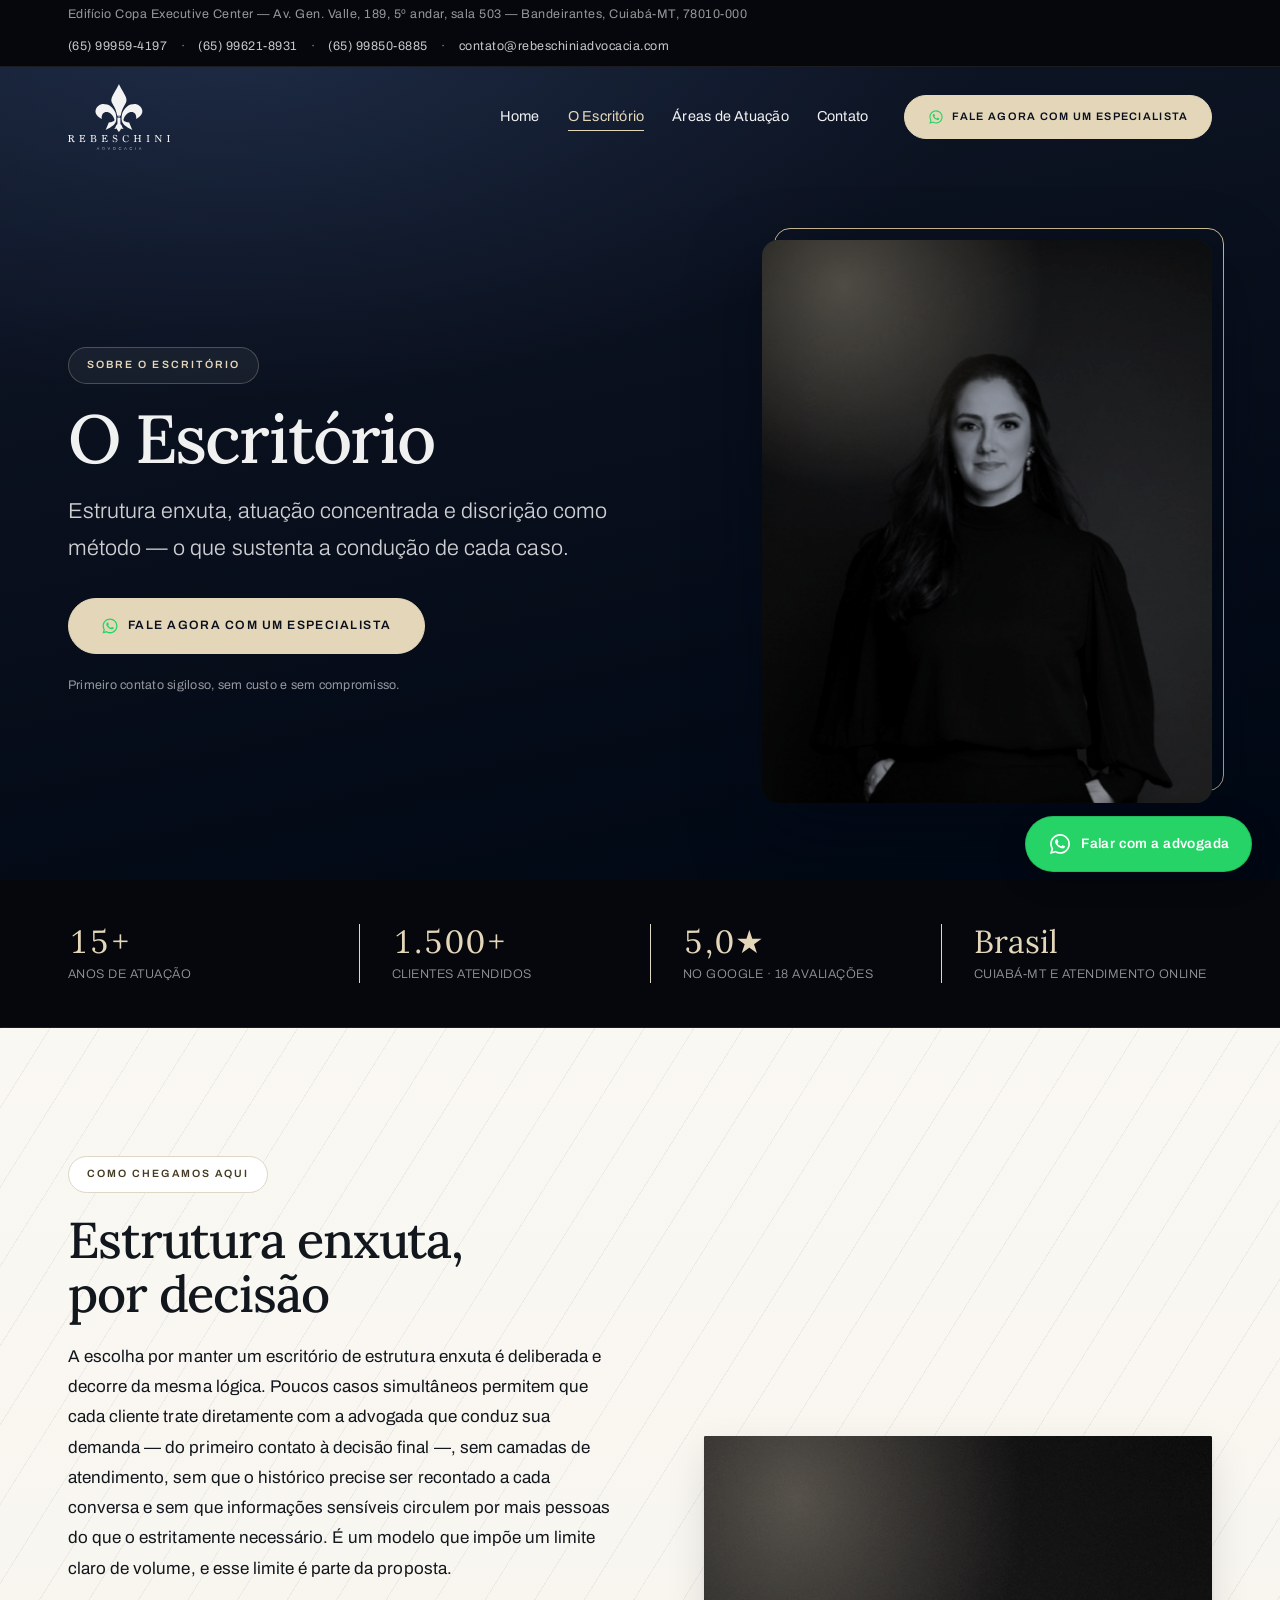
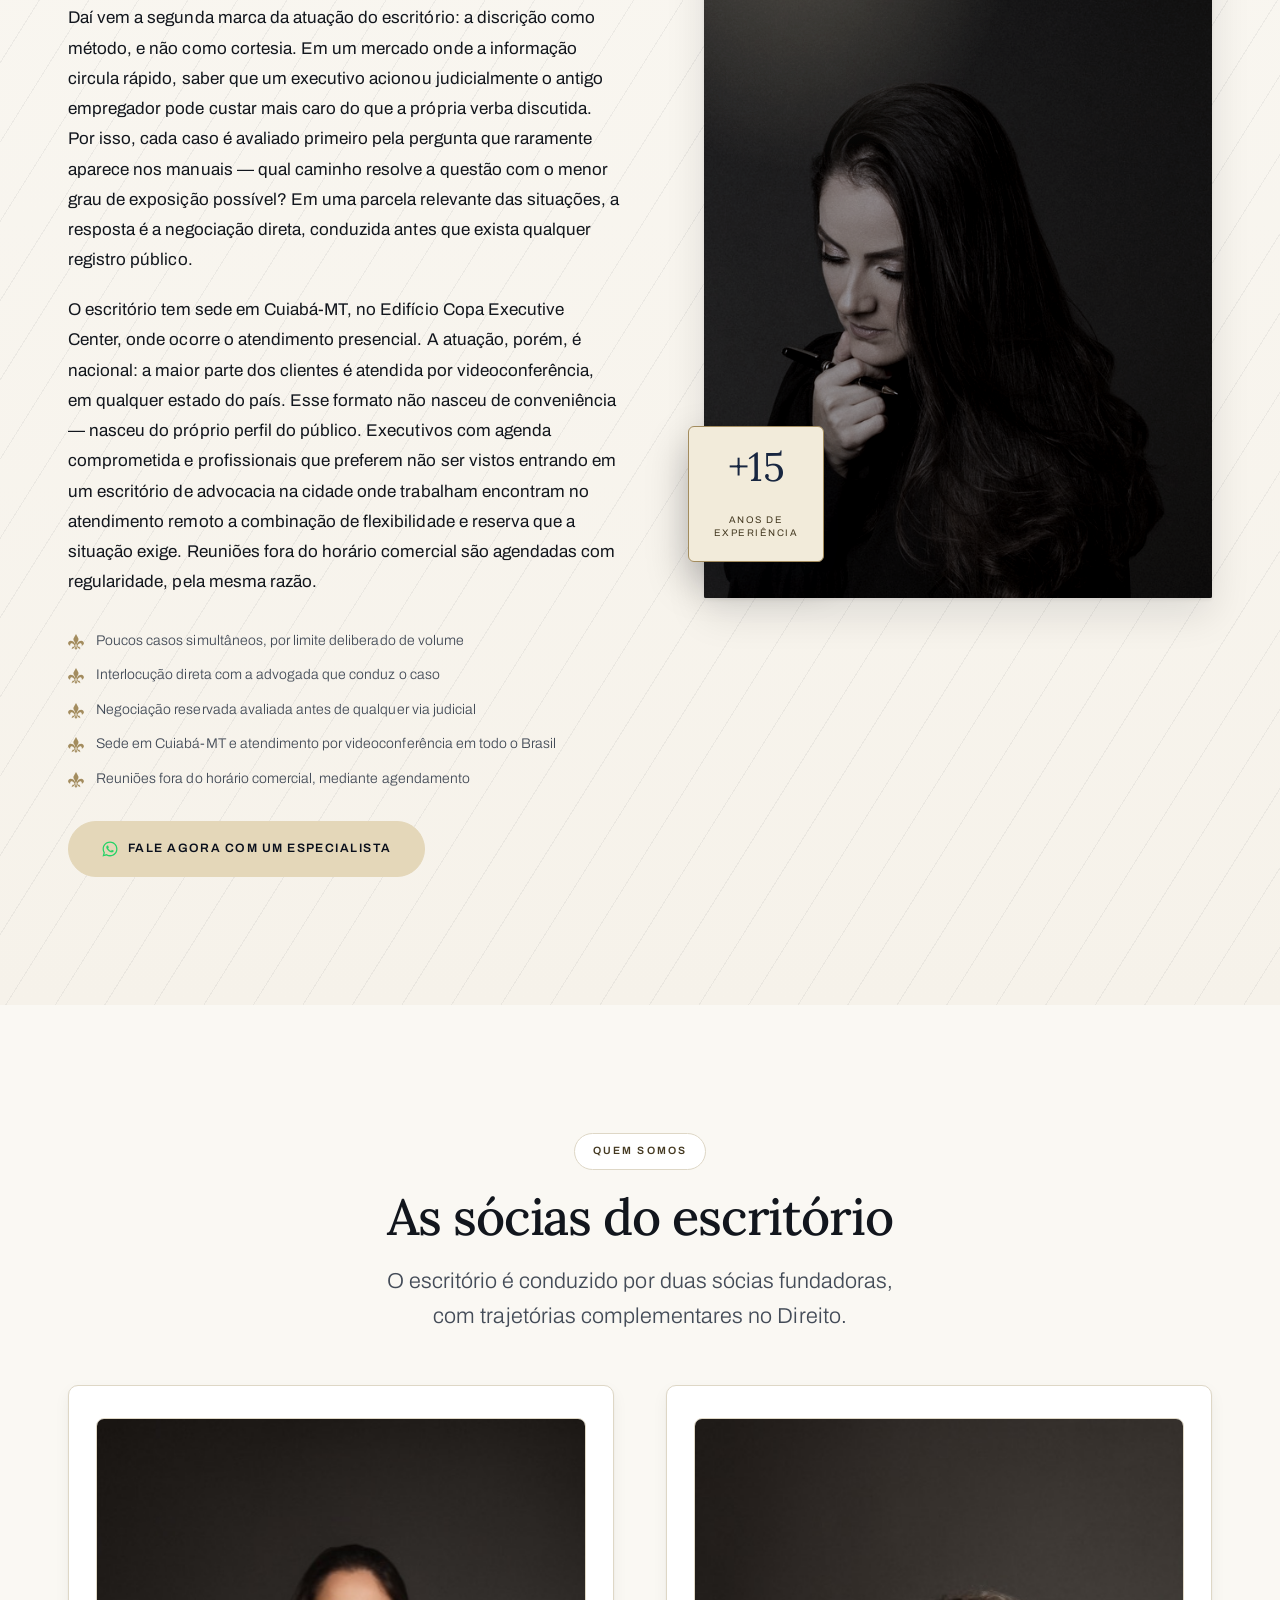
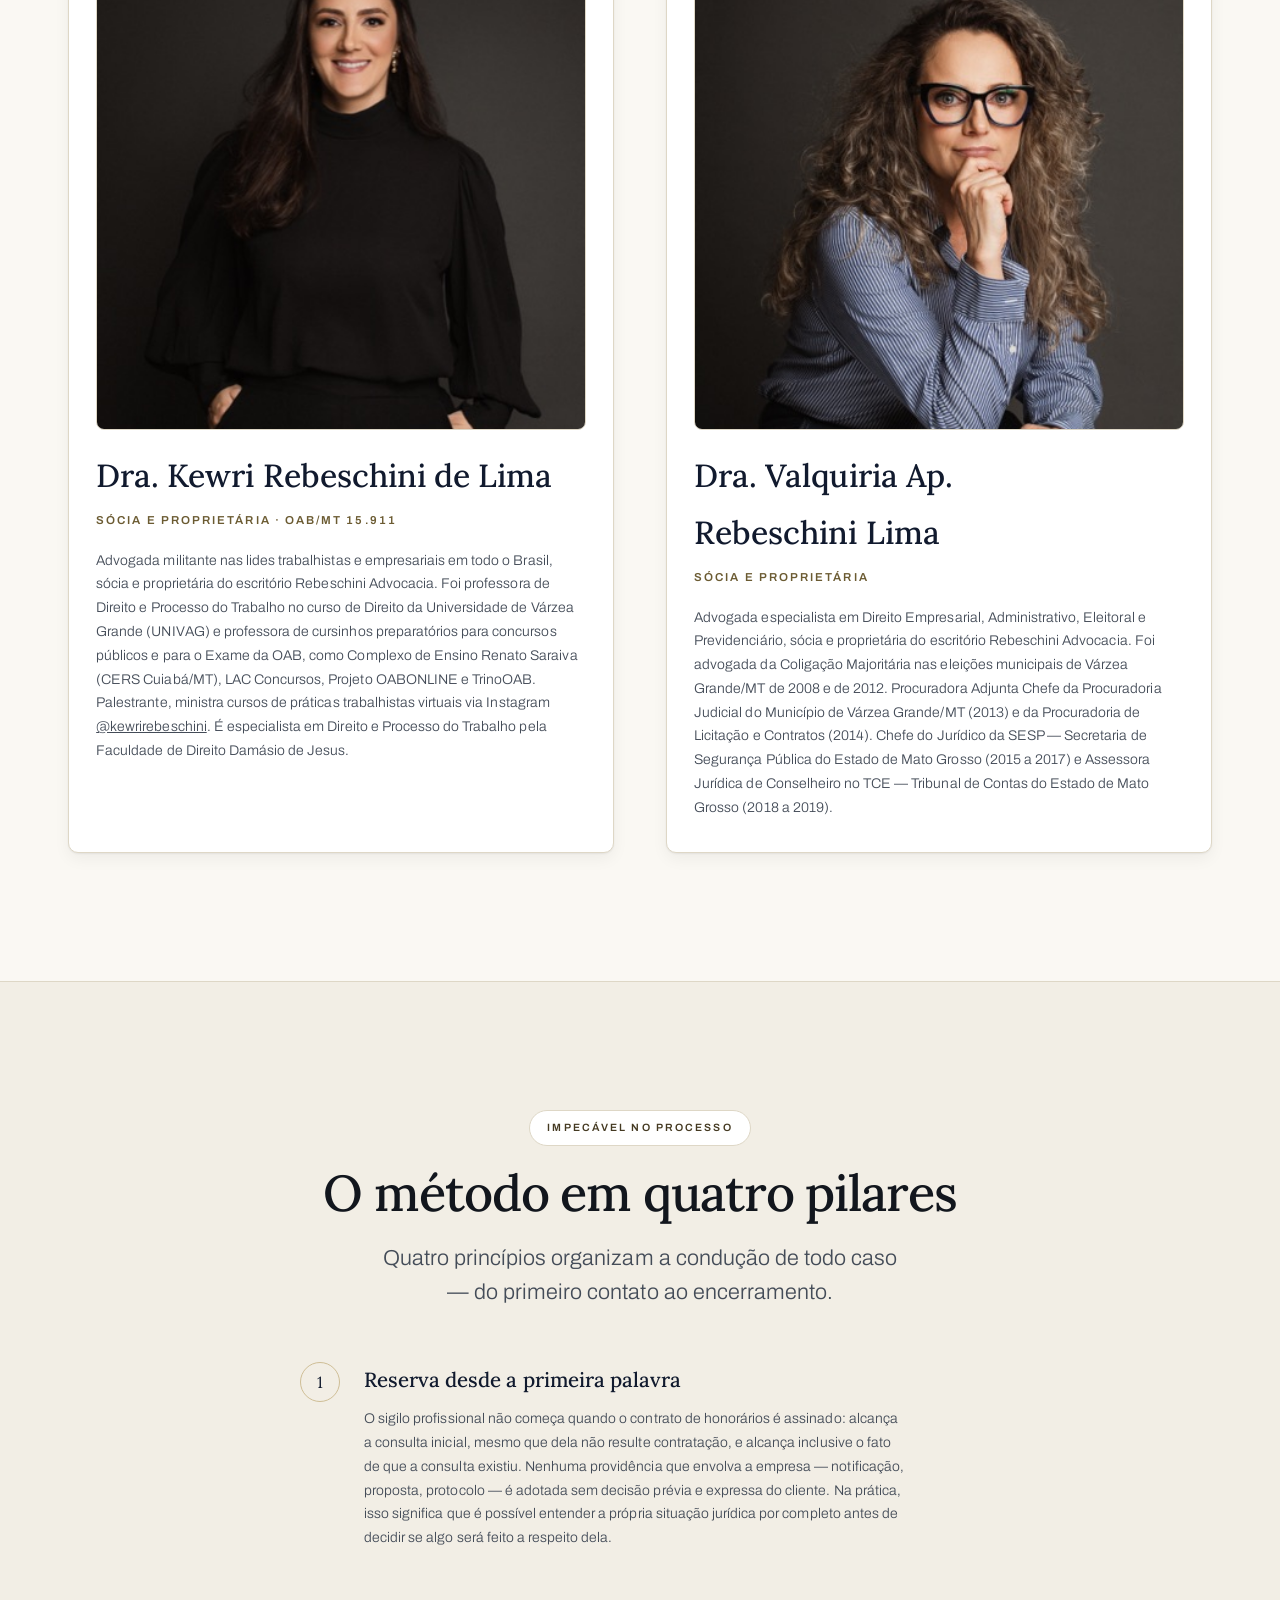
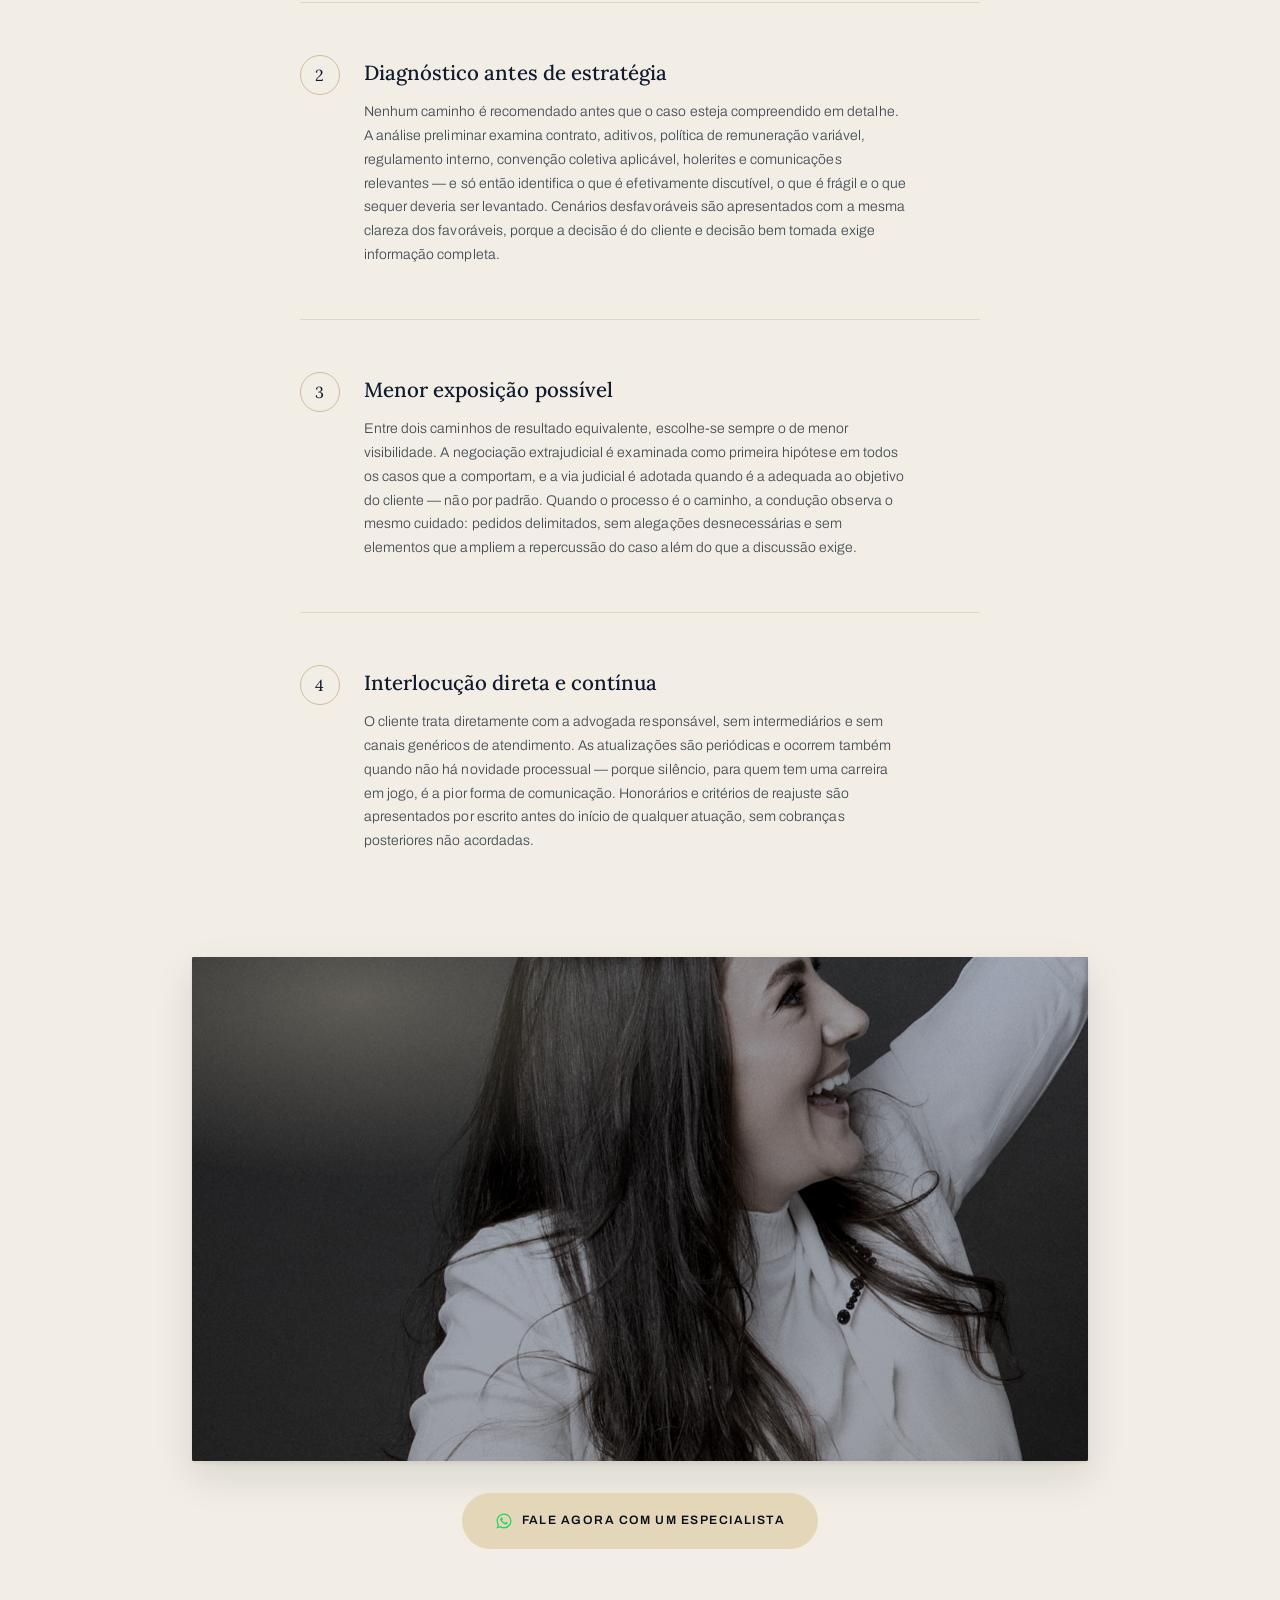
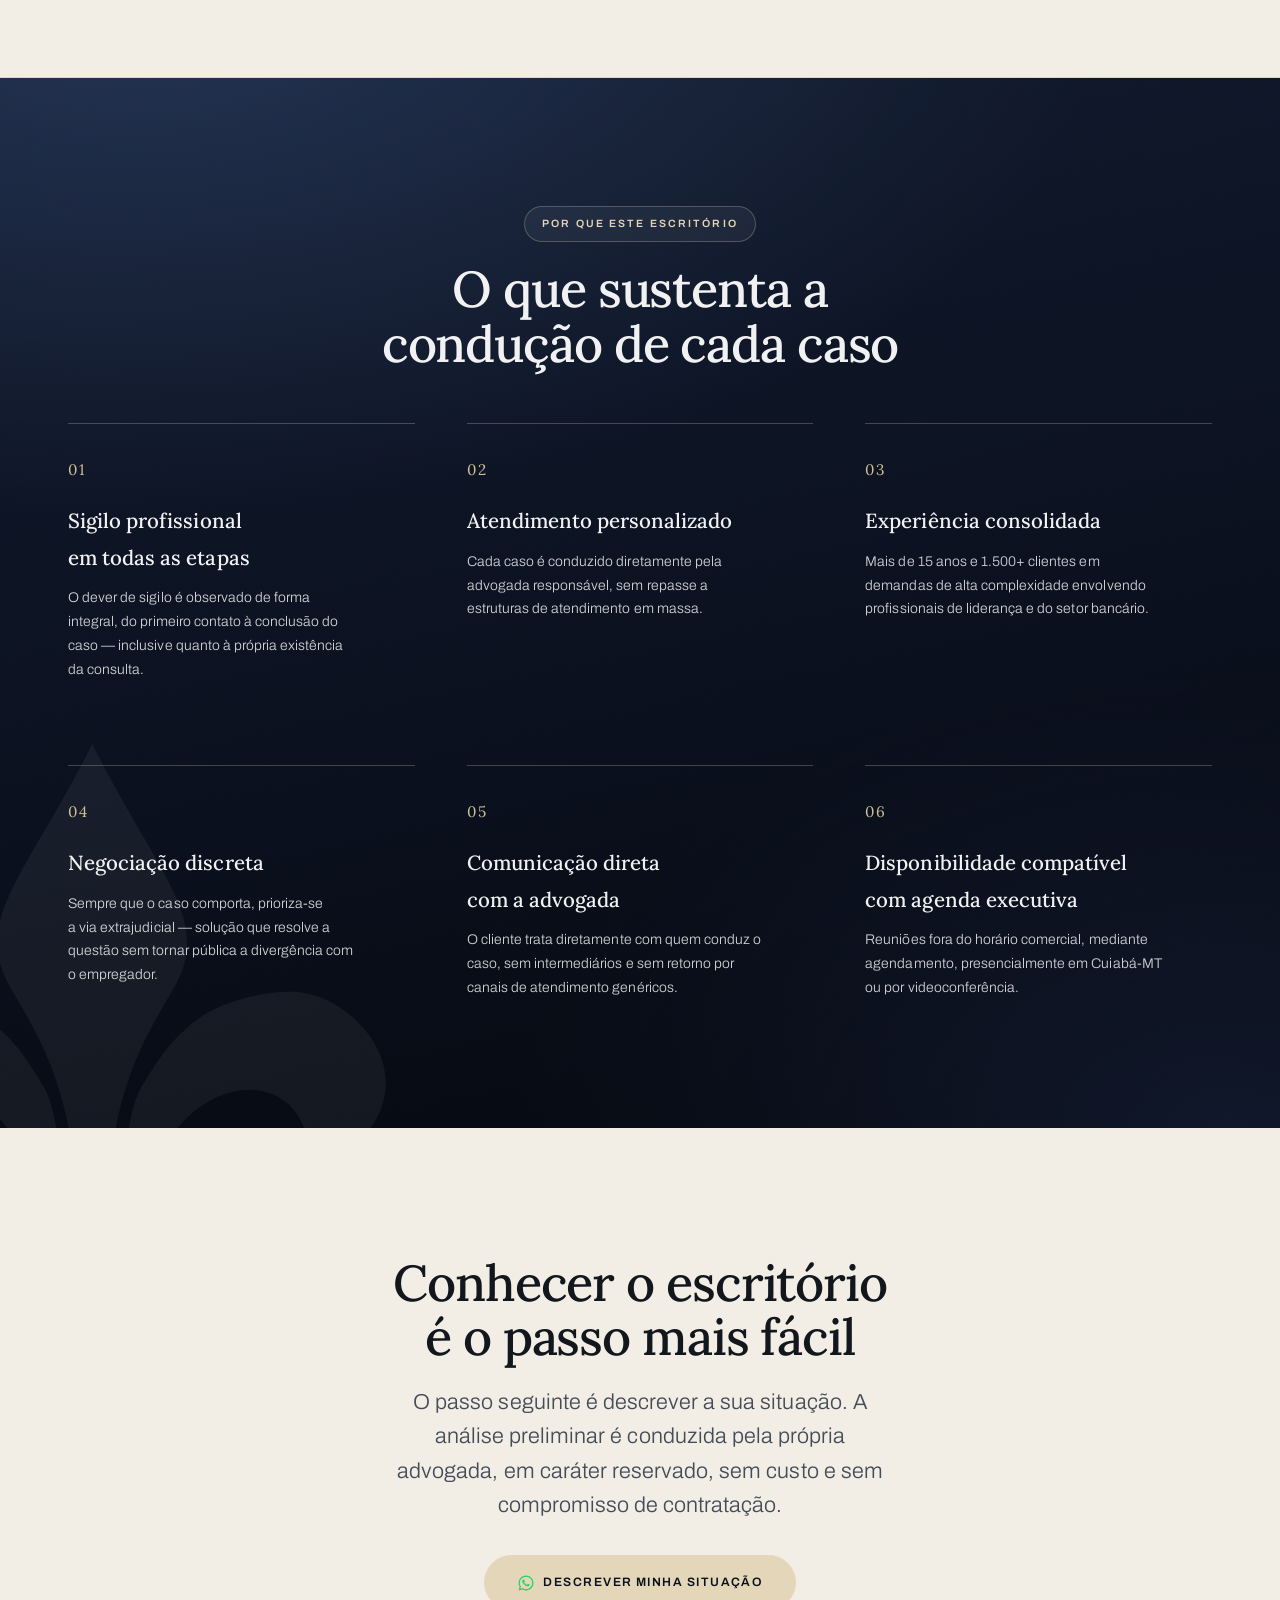
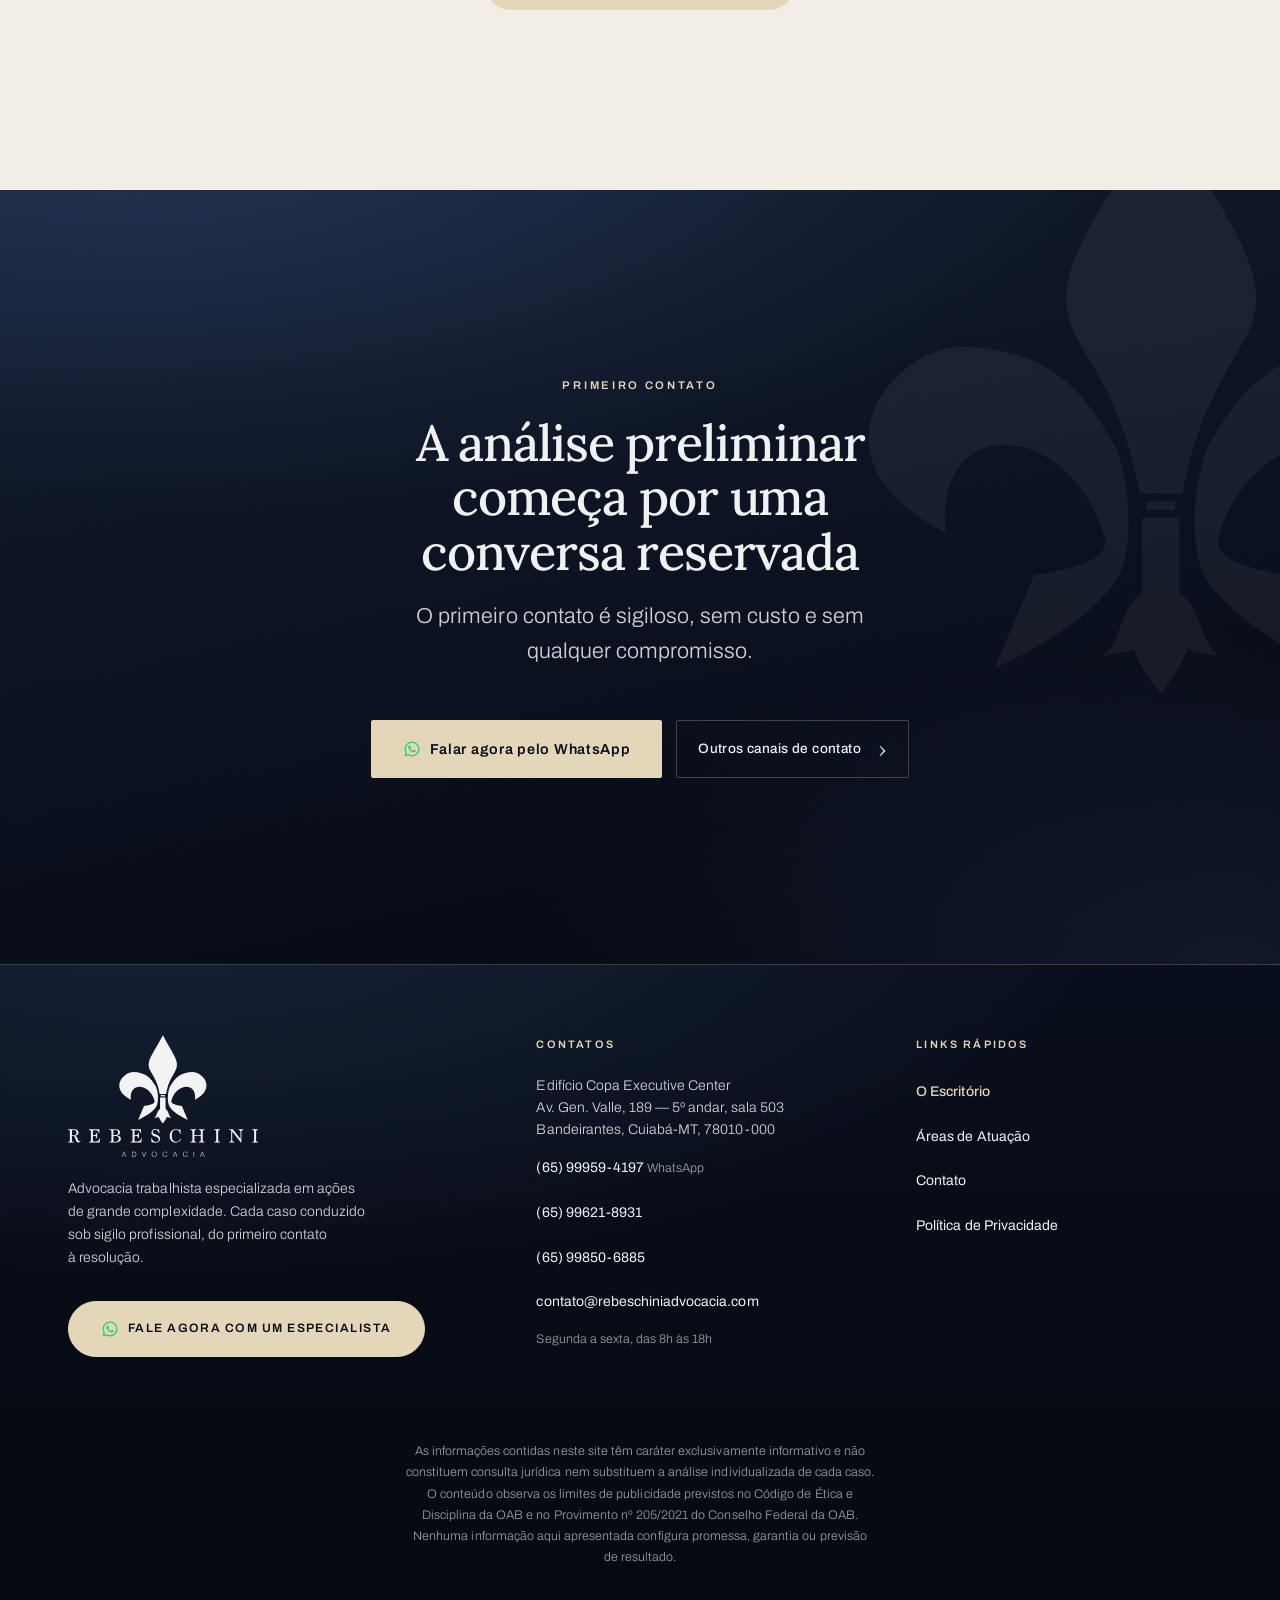
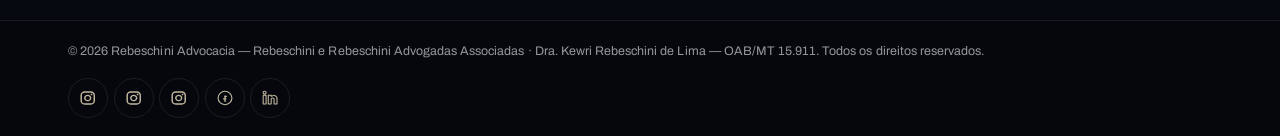
<file: advogada.html>
<!DOCTYPE html>
<html lang="pt-BR">
<head>
<meta charset="utf-8">
<meta name="viewport" content="width=device-width, initial-scale=1">
<title>Advogada — agora em O Escritório | Rebeschini Advocacia</title>
<meta name="robots" content="noindex, follow">
<link rel="canonical" href="https://trabalhista.rebeschiniadvocacia.com/o-escritorio.html">
<meta http-equiv="refresh" content="0; url=o-escritorio.html">
<link rel="icon" href="assets/symbol-blue.svg" type="image/svg+xml">
<link rel="stylesheet" href="css/styles.css?v=20260729">
<script>location.replace('o-escritorio.html');</script>
</head>
<body data-pagina="redirect">
<main id="conteudo" class="section">
  <div class="wrap secao-centro bloco-centro">
    <h1 class="t1">Esta página mudou de endereço</h1>
    <p class="linha-apoio">As informações sobre a Dra. Kewri Rebeschini passaram a ficar reunidas em
    <strong>O Escritório</strong>.</p>
    <p class="secao-acoes secao-acoes--centro">
      <a class="btn btn--gold btn--pill" href="o-escritorio.html">Ir para O Escritório</a>
    </p>
  </div>
</main>
</body>
</html>
</file>
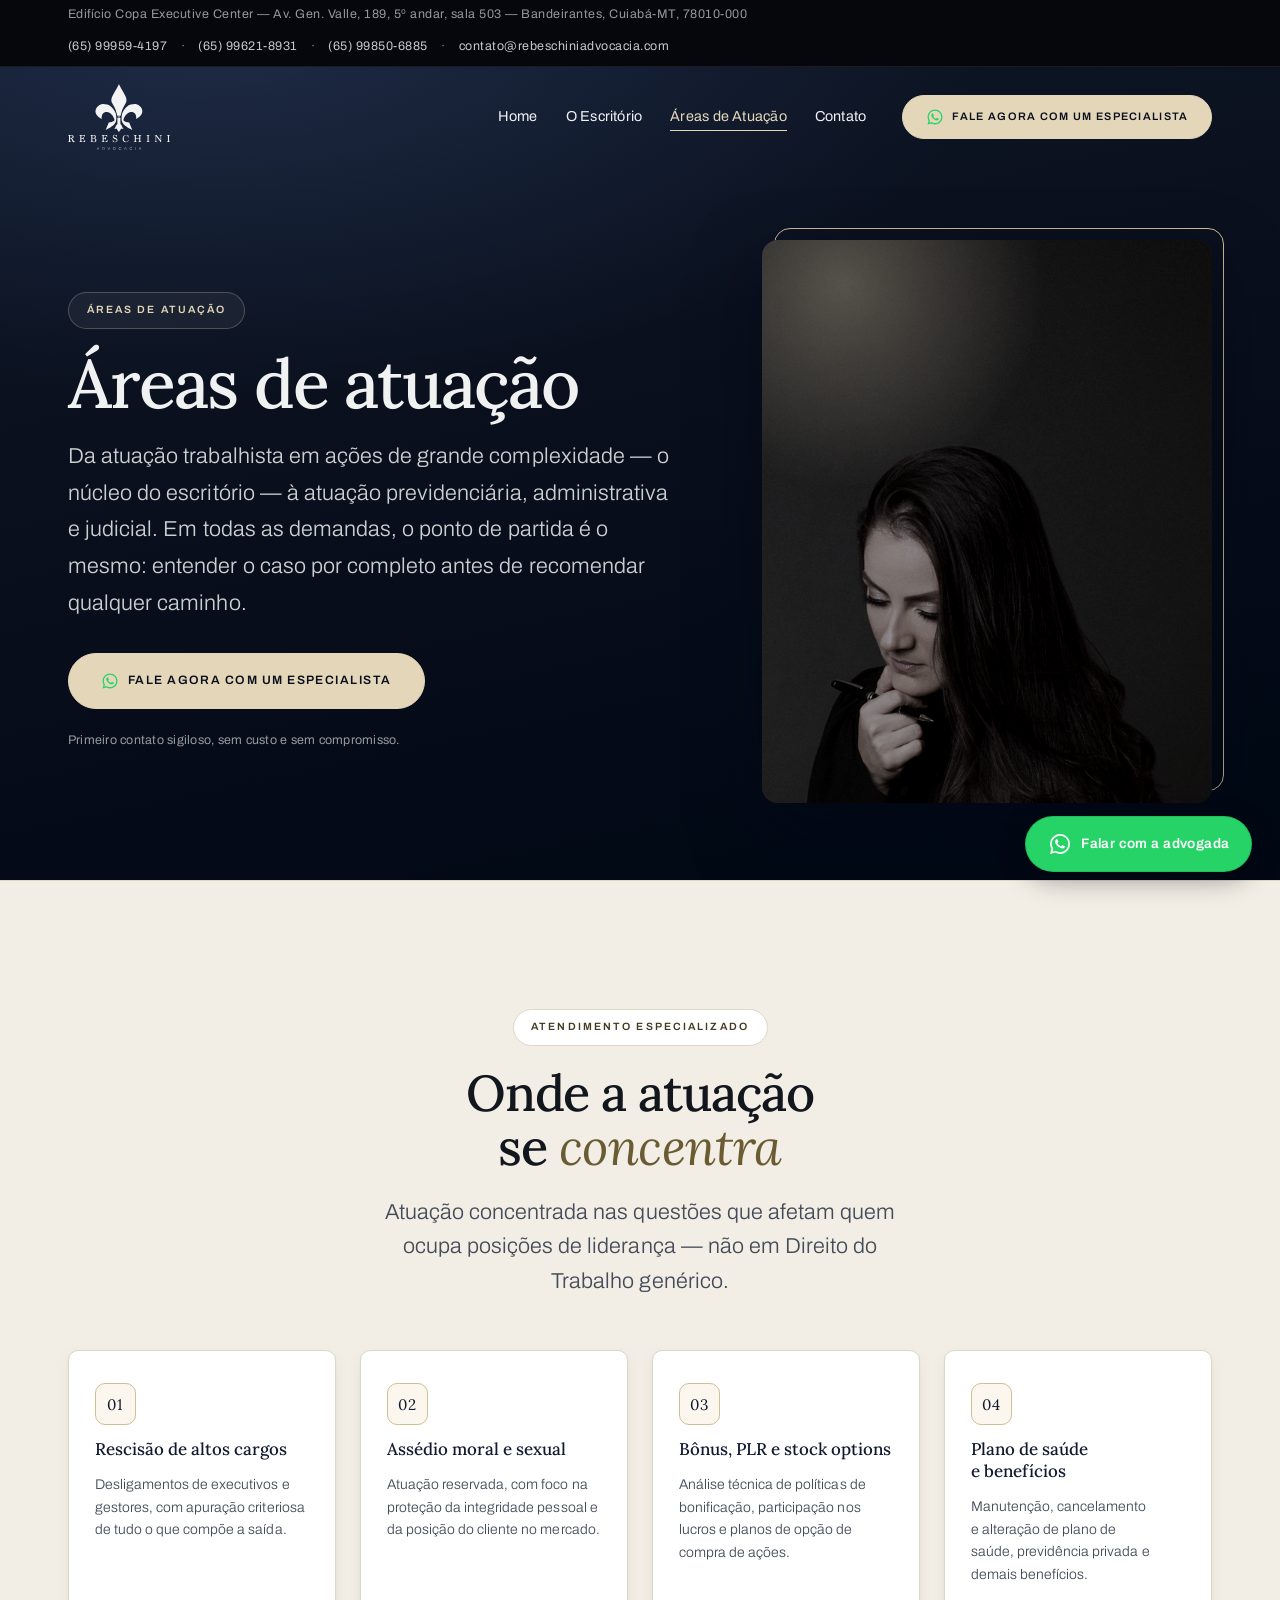
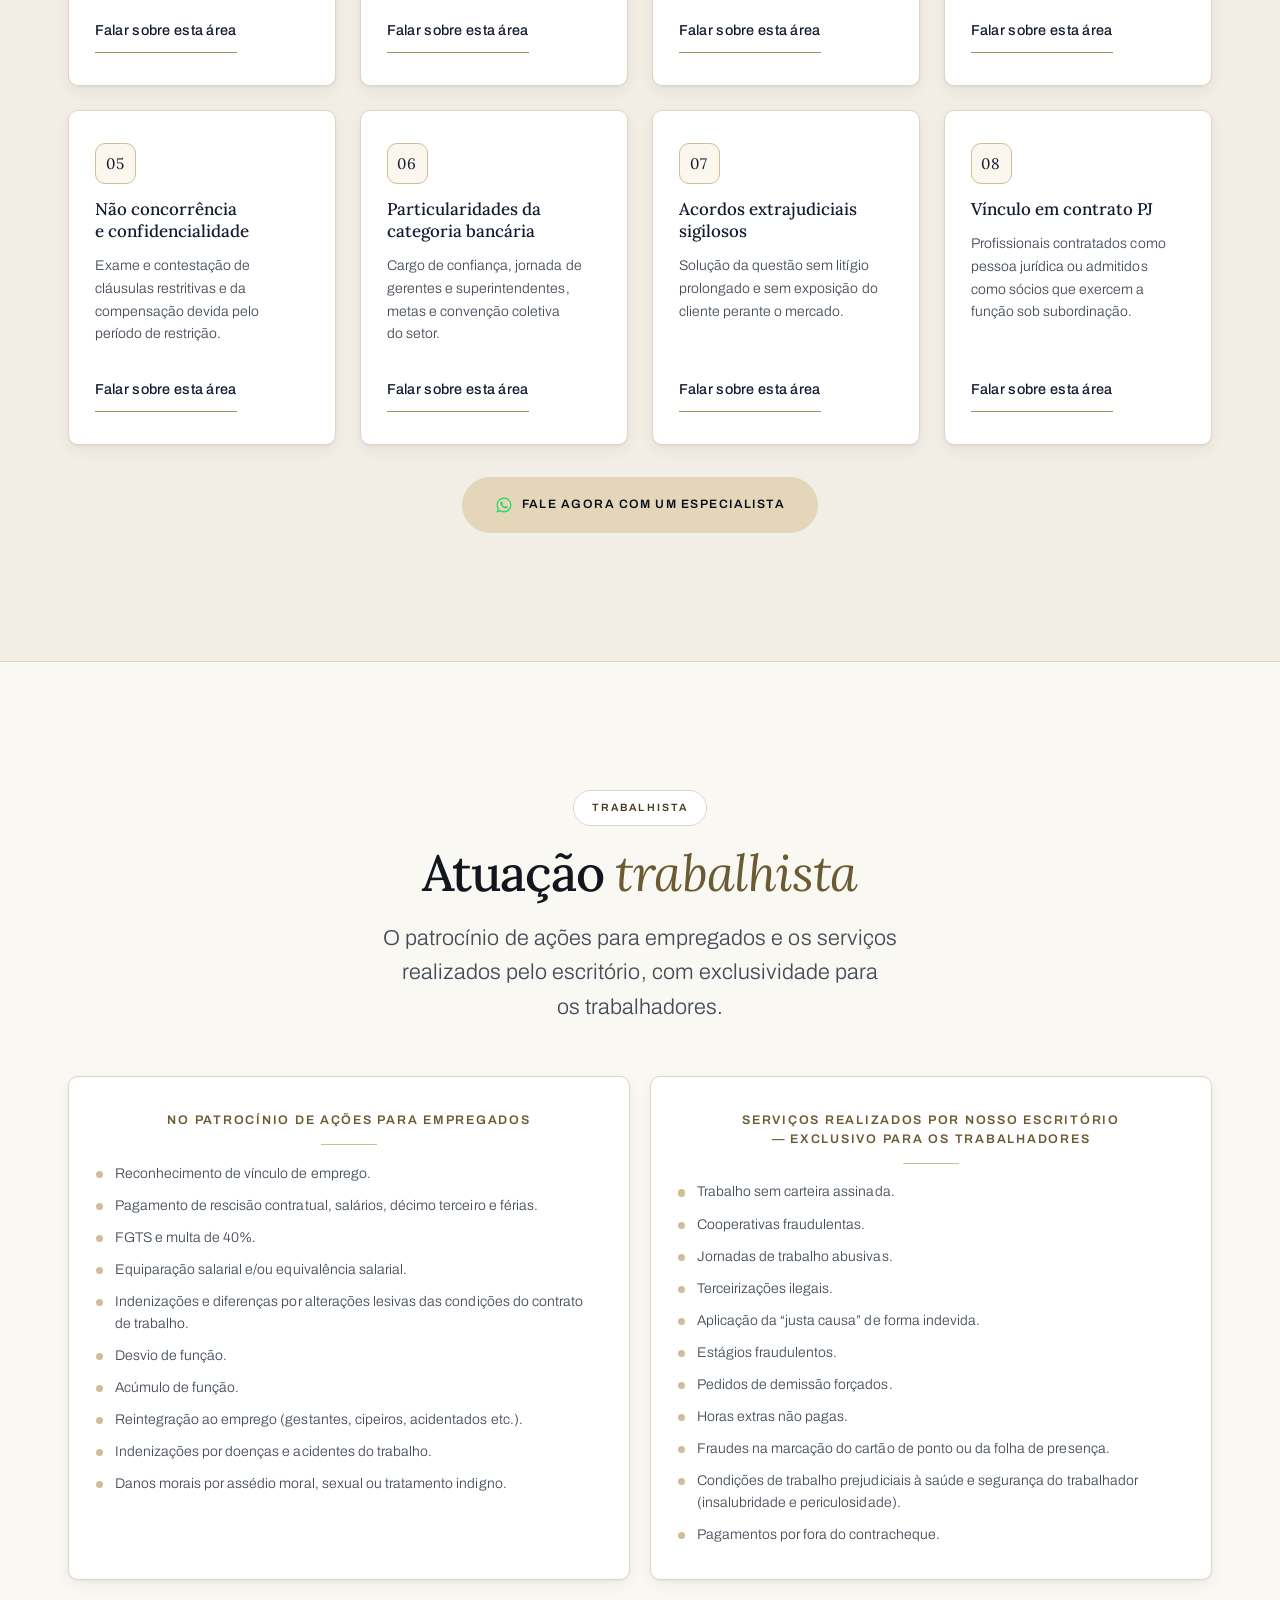
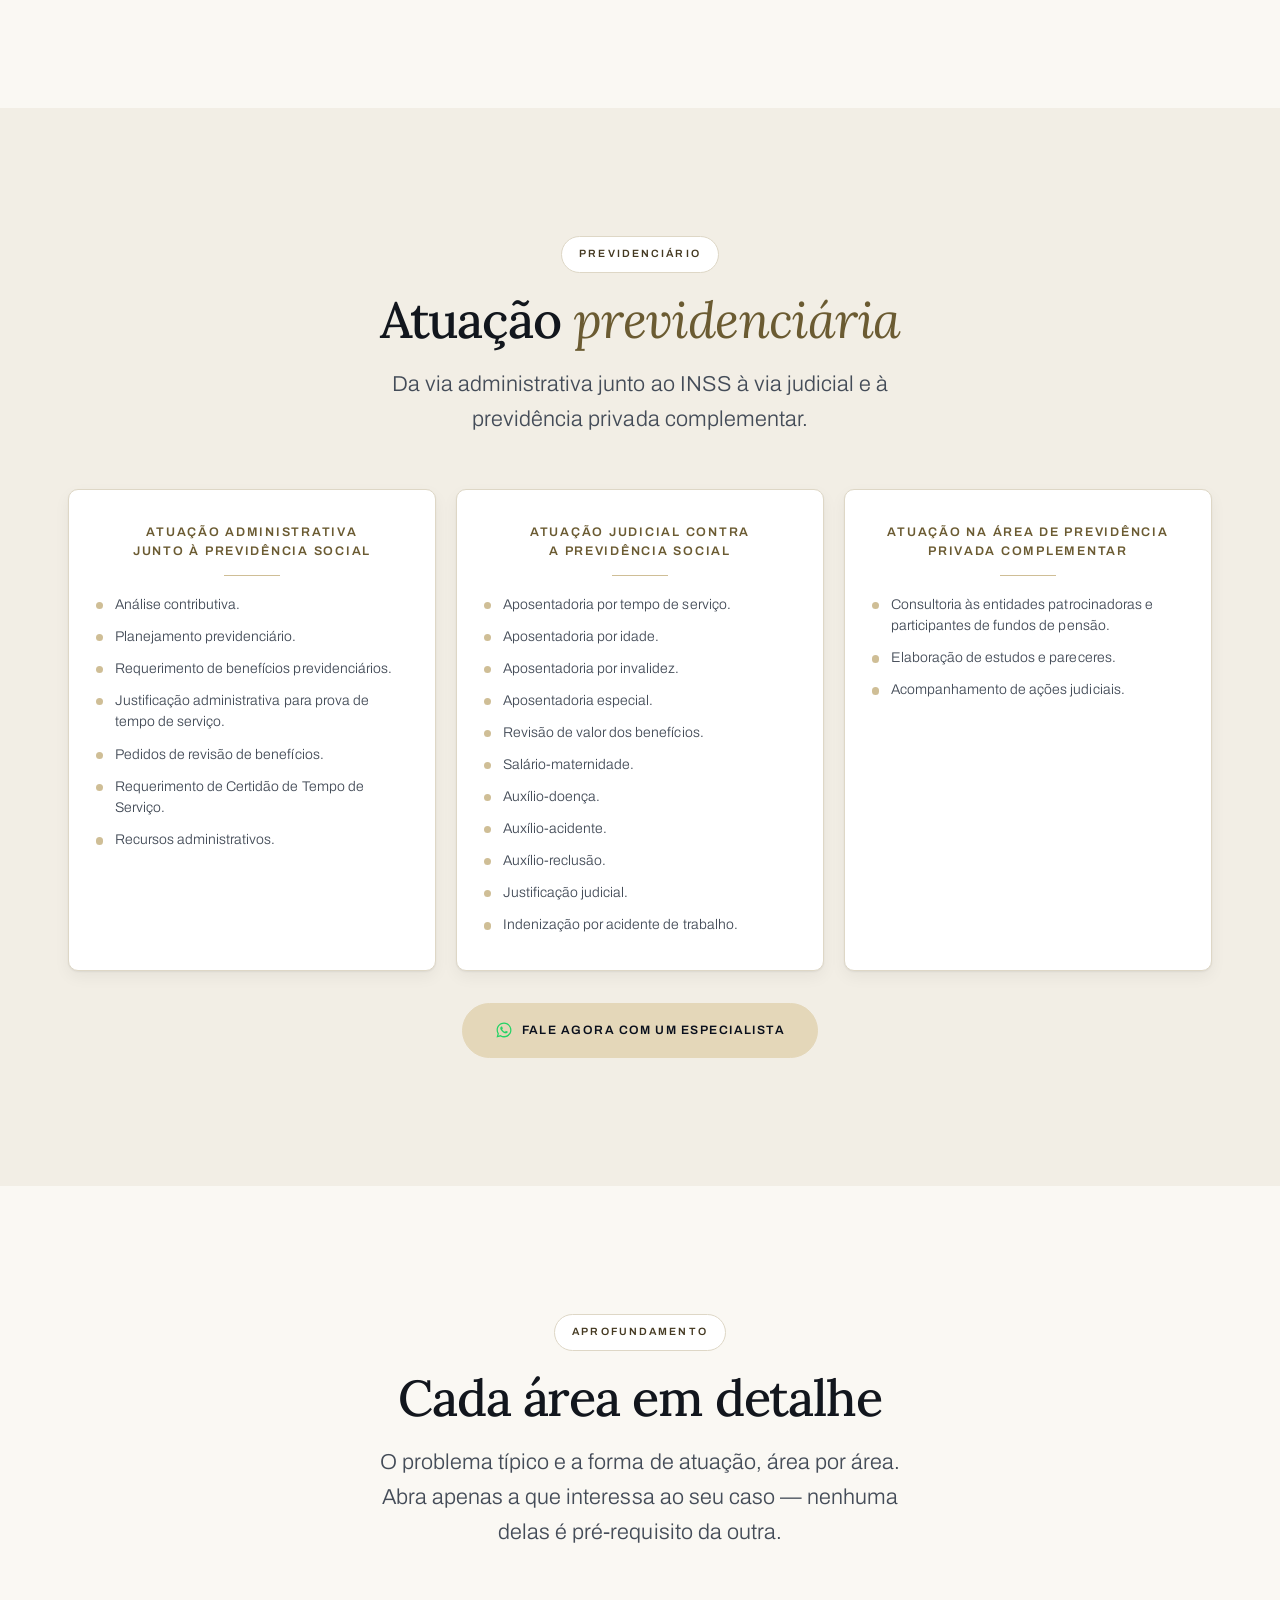
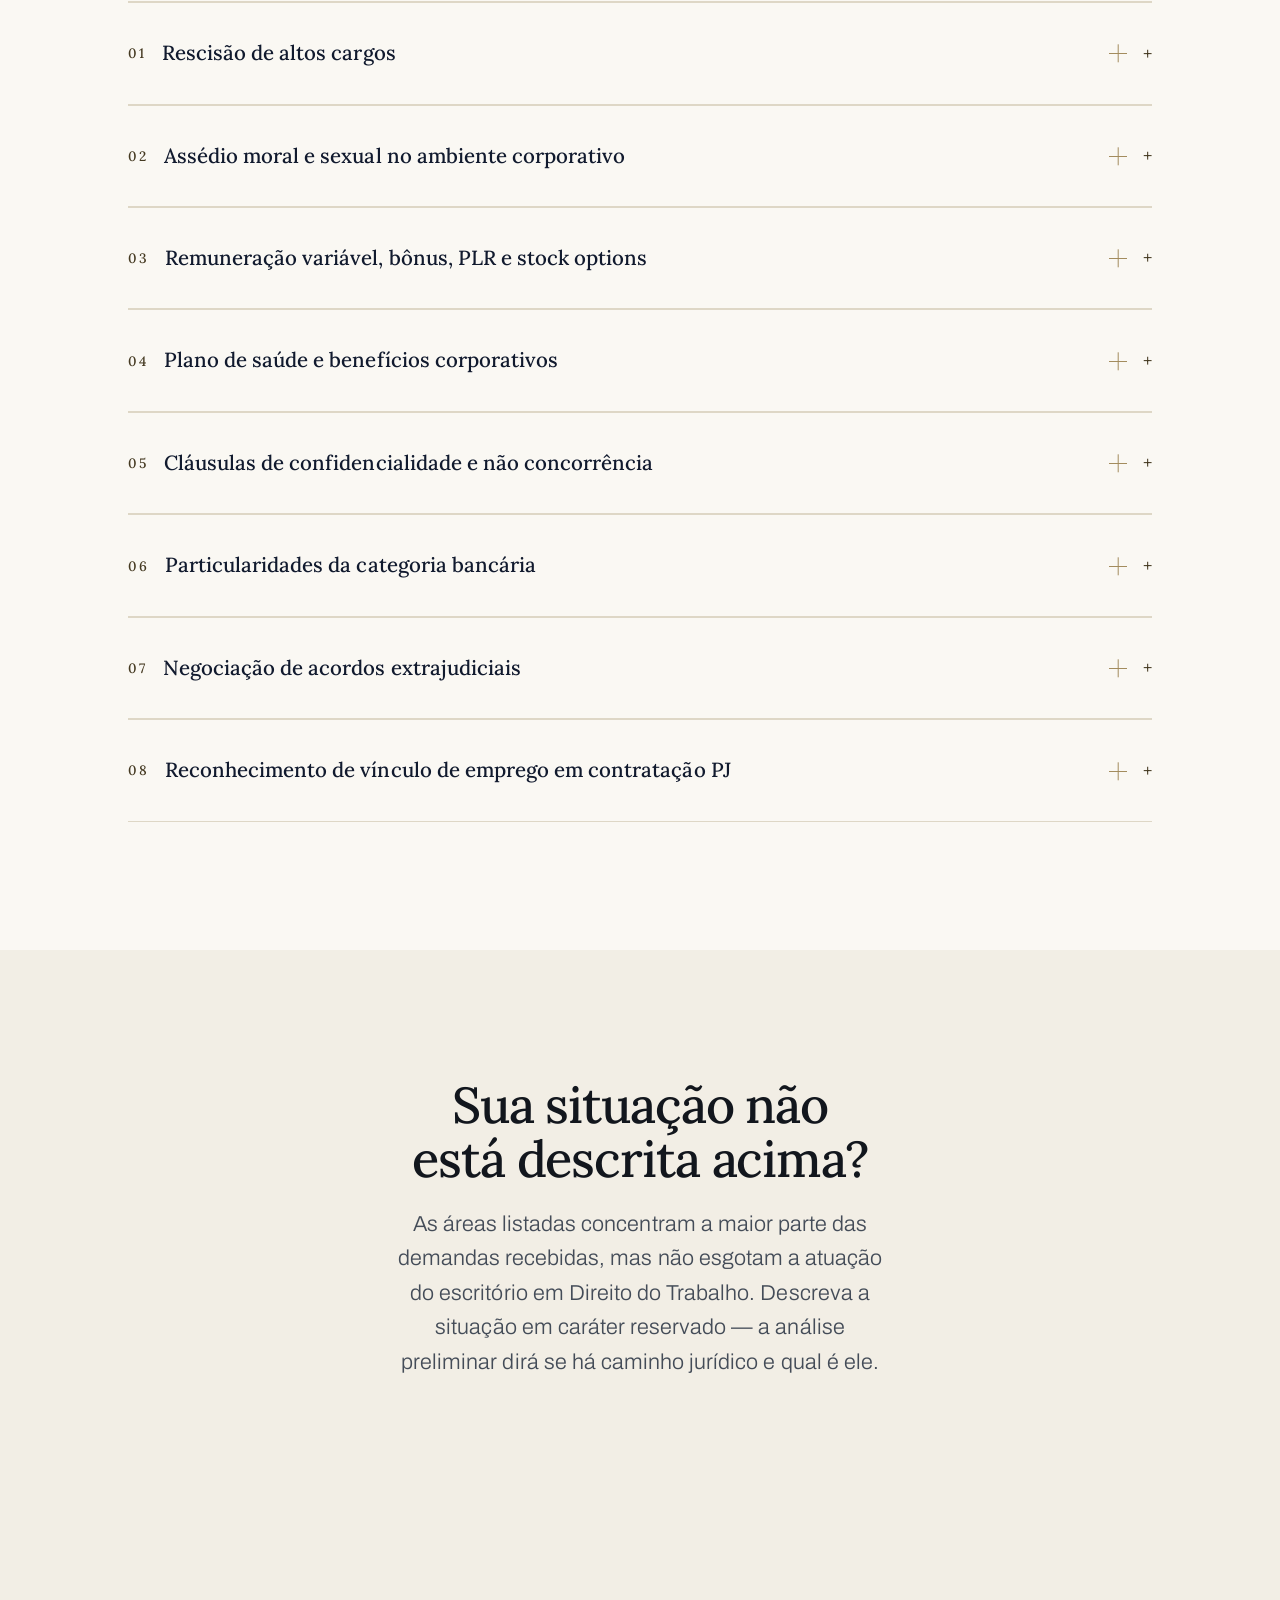
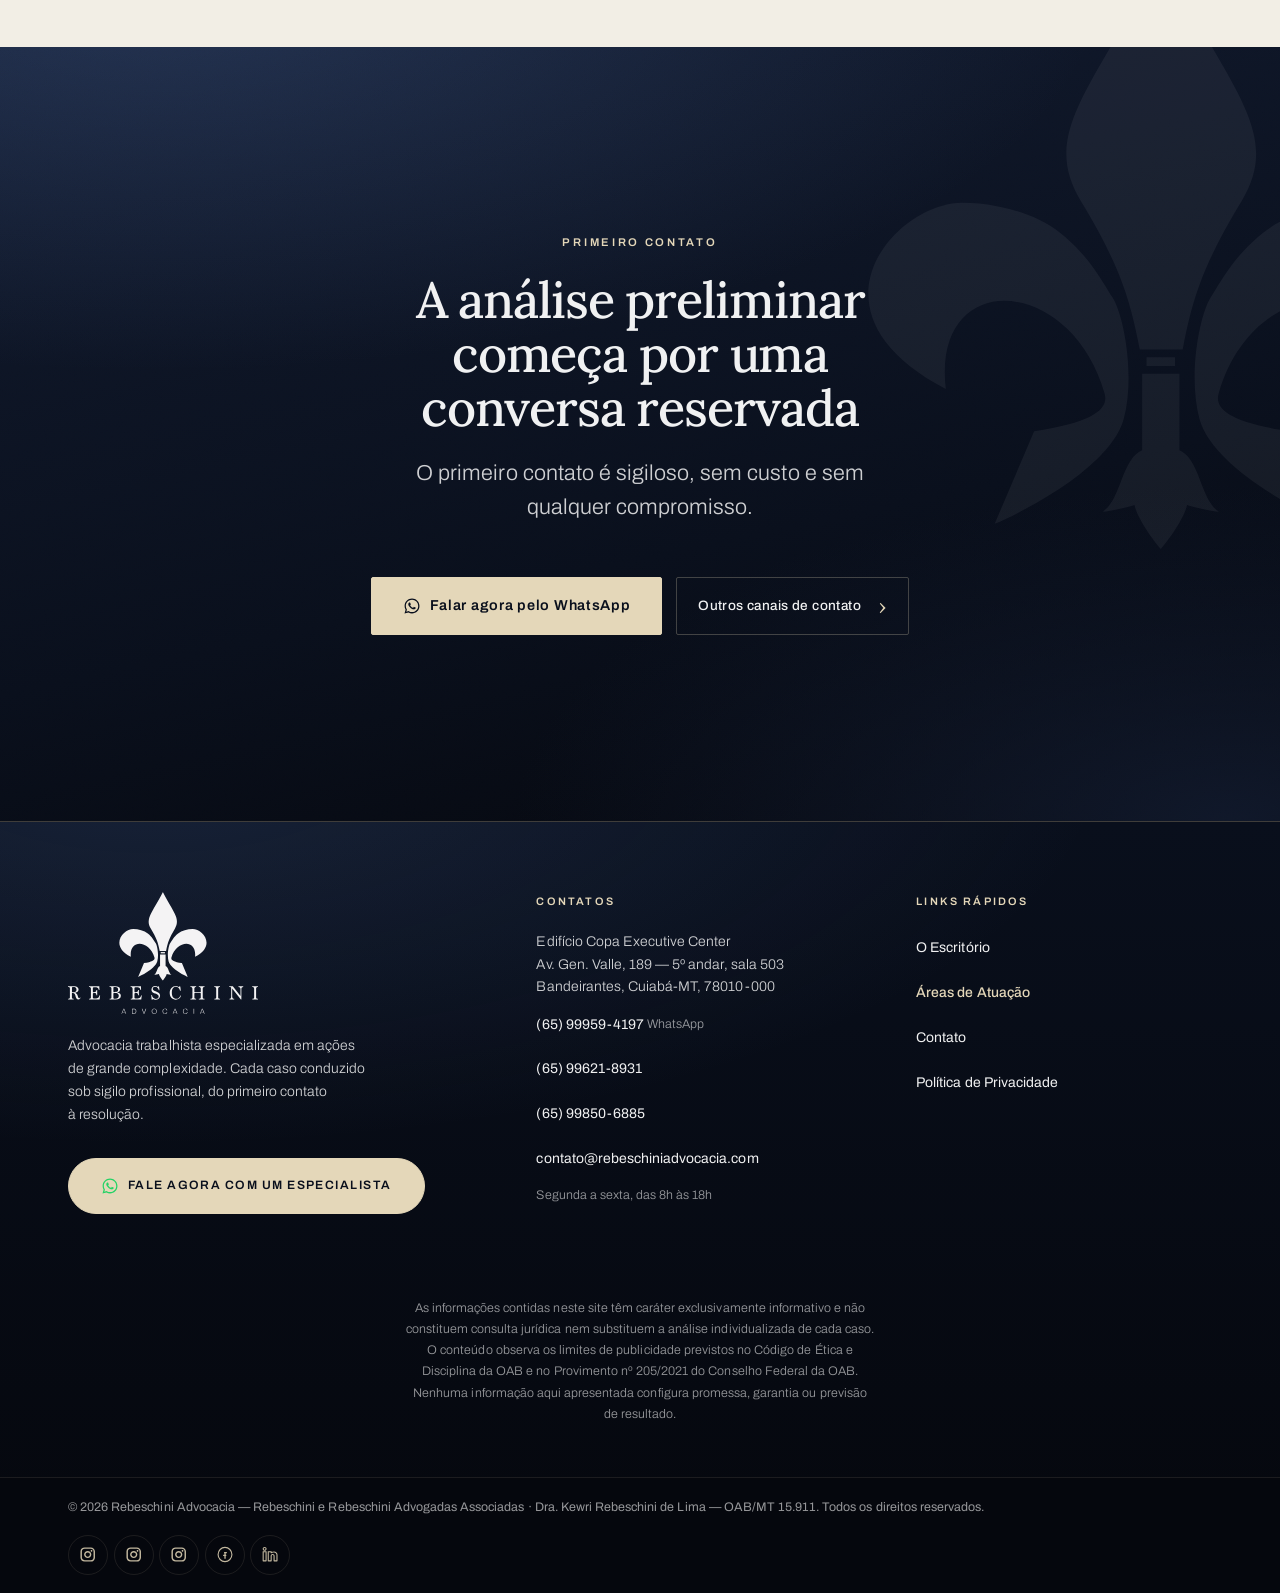
<file: areas-de-atuacao.html>
<!DOCTYPE html>
<html lang="pt-BR">
<head>
<meta charset="utf-8">
<meta name="viewport" content="width=device-width, initial-scale=1">
<title>Áreas de Atuação | Rebeschini Advocacia Trabalhista</title>
<meta name="description" content="Rescisão de altos cargos, stock options, cargo de confiança bancário, não concorrência, assédio corporativo e vínculo PJ. Atuação técnica e reservada.">
<meta name="robots" content="index, follow">
<link rel="canonical" href="https://trabalhista.rebeschiniadvocacia.com/areas-de-atuacao.html">

<meta property="og:type" content="website">
<meta property="og:locale" content="pt_BR">
<meta property="og:site_name" content="Rebeschini Advocacia">
<meta property="og:title" content="Áreas de atuação — Direito do Trabalho para executivos e bancários">
<meta property="og:description" content="Oito áreas de concentração: rescisão de altos cargos, remuneração variável, plano de saúde, cláusulas restritivas, categoria bancária, acordos sigilosos e vínculo PJ.">
<meta property="og:url" content="https://trabalhista.rebeschiniadvocacia.com/areas-de-atuacao.html">
<meta property="og:image" content="https://trabalhista.rebeschiniadvocacia.com/assets/photos/kewri-hero-1280.jpg">
<meta property="og:image:alt" content="Rebeschini Advocacia — Direito do Trabalho para executivos e bancários">
<meta name="twitter:card" content="summary_large_image">
<meta name="twitter:title" content="Áreas de atuação — Direito do Trabalho para executivos e bancários">
<meta name="twitter:description" content="Oito áreas de concentração: rescisão de altos cargos, remuneração variável, plano de saúde, cláusulas restritivas, categoria bancária, acordos sigilosos e vínculo PJ.">
<meta name="twitter:image" content="https://trabalhista.rebeschiniadvocacia.com/assets/photos/kewri-hero-1280.jpg">

<meta name="theme-color" content="#090F1C">
<link rel="icon" href="assets/symbol-blue.svg" type="image/svg+xml">

<link rel="preconnect" href="https://fonts.googleapis.com">
<link rel="preconnect" href="https://fonts.gstatic.com" crossorigin>
<link rel="preload" as="style" href="https://fonts.googleapis.com/css2?family=Archivo:wght@300;400;500;600&family=Lora:ital,wght@0,400;0,500;0,600;1,400;1,500&display=swap">
<link rel="stylesheet" href="https://fonts.googleapis.com/css2?family=Archivo:wght@300;400;500;600&family=Lora:ital,wght@0,400;0,500;0,600;1,400;1,500&display=swap">
<link rel="stylesheet" href="css/styles.css?v=20260729">
<script>document.documentElement.classList.add('js');</script>

<script type="application/ld+json">
{
  "@context": "https://schema.org",
  "@type": "LegalService",
  "@id": "https://trabalhista.rebeschiniadvocacia.com/#escritorio",
  "name": "Rebeschini Advocacia",
  "legalName": "Rebeschini e Rebeschini Advogadas Associadas",
  "description": "Direito do Trabalho para bancários, diretores e executivos. Rescisões de alta complexidade, remuneração variável, assédio corporativo e cláusulas restritivas de contrato, com sigilo profissional.",
  "url": "https://trabalhista.rebeschiniadvocacia.com/",
  "image": "https://trabalhista.rebeschiniadvocacia.com/assets/photos/kewri-hero-1280.jpg",
  "logo": "https://trabalhista.rebeschiniadvocacia.com/assets/logo-blue.svg",
  "telephone": "+5565999594197",
  "contactPoint": [
    { "@type": "ContactPoint", "telephone": "+5565999594197", "contactType": "customer service", "areaServed": "BR", "availableLanguage": "Portuguese" },
    { "@type": "ContactPoint", "telephone": "+5565996218931", "contactType": "customer service", "areaServed": "BR", "availableLanguage": "Portuguese" },
    { "@type": "ContactPoint", "telephone": "+5565998506885", "contactType": "customer service", "areaServed": "BR", "availableLanguage": "Portuguese" }
  ],
  "email": "contato@rebeschiniadvocacia.com",
  "priceRange": "$$$",
  "address": {
    "@type": "PostalAddress",
    "streetAddress": "Av. Gen. Valle, 189, Edifício Copa Executive Center, 5º andar, sala 503, Bandeirantes",
    "addressLocality": "Cuiabá",
    "addressRegion": "MT",
    "postalCode": "78010-000",
    "addressCountry": "BR"
  },
  "openingHoursSpecification": {
    "@type": "OpeningHoursSpecification",
    "dayOfWeek": ["Monday", "Tuesday", "Wednesday", "Thursday", "Friday"],
    "opens": "08:00", "closes": "18:00"
  },
  "areaServed": [
    { "@type": "Country", "name": "Brasil" },
    { "@type": "City", "name": "Cuiabá" }
  ],
  "founder": [
    { "@type": "Person", "name": "Kewri Rebeschini de Lima", "jobTitle": "Advogada" },
    { "@type": "Person", "name": "Valquiria Ap. Rebeschini Lima", "jobTitle": "Advogada" }
  ],
  "sameAs": [
    "https://www.instagram.com/rebeschiniadvocacia/",
    "https://www.instagram.com/rebeschiniadvocaciabancarios/",
    "https://www.instagram.com/kewrirebeschini/",
    "https://www.facebook.com/RebeschinieRebeschiniadvogadasassociadas",
    "https://www.linkedin.com/in/kewri-rebeschini/"
  ]
}
</script>
<link rel="stylesheet" href="css/internas.css?v=20260729">
<script type="application/ld+json">
{
  "@context": "https://schema.org",
  "@type": "BreadcrumbList",
  "itemListElement": [
    {
      "@type": "ListItem",
      "position": 1,
      "name": "Início",
      "item": "https://trabalhista.rebeschiniadvocacia.com/"
    },
    {
      "@type": "ListItem",
      "position": 2,
      "name": "Áreas de Atuação",
      "item": "https://trabalhista.rebeschiniadvocacia.com/areas-de-atuacao.html"
    }
  ]
}
</script>
</head>
<body data-pagina="areas">

<a class="skip-link" href="#conteudo">Ir para o conteúdo principal</a>

<!-- ============ TOPBAR + HEADER ============ -->
<div class="topbar">
  <div class="wrap topbar-inner">
    <p class="topbar-endereco">Edifício Copa Executive Center — Av. Gen. Valle, 189, 5º andar, sala 503 — Bandeirantes, Cuiabá-MT, 78010-000</p>
    <p class="topbar-contatos">
      <a href="tel:+5565999594197">(65) 99959-4197</a>
      <span class="topbar-sep" aria-hidden="true">·</span>
      <a href="tel:+5565996218931">(65) 99621-8931</a>
      <span class="topbar-sep" aria-hidden="true">·</span>
      <a href="tel:+5565998506885">(65) 99850-6885</a>
      <span class="topbar-sep" aria-hidden="true">·</span>
      <a href="mailto:contato@rebeschiniadvocacia.com">contato@rebeschiniadvocacia.com</a>
    </p>
  </div>
</div>

<header class="site-header site-header--escuro" id="topo" data-header>
  <div class="wrap header-inner">
    <a class="brand" href="index.html" aria-label="Rebeschini Advocacia — página inicial">
      <img src="assets/logo-white.svg" alt="Rebeschini Advocacia" class="brand-logo brand-logo--light" width="200" height="128">
      <img src="assets/logo-blue.svg" alt="" aria-hidden="true" class="brand-logo brand-logo--dark" width="200" height="128">
    </a>

    <nav class="nav" id="nav-principal" aria-label="Navegação principal">
      <ul class="nav-list">
        <li><a href="index.html">Home</a></li>
        <li><a href="o-escritorio.html">O Escritório</a></li>
        <li><a href="areas-de-atuacao.html" aria-current="page">Áreas de Atuação</a></li>
        <li><a href="contato.html">Contato</a></li>
      </ul>
      <div class="nav-acoes">
        <a class="btn btn--gold btn--pill btn--sm nav-cta" href="https://wa.me/5565999594197?text=Ol%C3%A1.%20Gostaria%20de%20agendar%20uma%20an%C3%A1lise%20confidencial%20do%20meu%20caso%20trabalhista." target="_blank" rel="noopener noreferrer"><svg class="icone-wa" viewBox="0 0 24 24" width="18" height="18" aria-hidden="true" focusable="false"><path fill="currentColor" d="M12.04 2C6.58 2 2.13 6.45 2.13 11.91c0 1.75.46 3.45 1.32 4.95L2 22l5.25-1.38a9.9 9.9 0 0 0 4.79 1.22h.01c5.46 0 9.91-4.45 9.91-9.91C21.96 6.45 17.5 2 12.04 2Zm0 18.15h-.01a8.2 8.2 0 0 1-4.19-1.15l-.3-.18-3.12.82.83-3.04-.2-.31a8.19 8.19 0 0 1-1.26-4.38c0-4.54 3.7-8.23 8.25-8.23a8.23 8.23 0 0 1 8.24 8.24c0 4.54-3.7 8.23-8.24 8.23Zm4.52-6.16c-.25-.12-1.47-.72-1.69-.8-.23-.09-.39-.13-.56.12-.16.25-.64.8-.78.97-.15.16-.29.18-.54.06-.25-.12-1.05-.39-1.99-1.23-.74-.66-1.24-1.47-1.38-1.72-.15-.25-.02-.38.11-.51.11-.11.25-.29.37-.44.13-.15.17-.25.25-.41.09-.16.04-.31-.02-.43-.06-.12-.56-1.34-.76-1.84-.2-.48-.4-.42-.56-.42h-.47c-.16 0-.43.06-.65.31-.22.25-.85.83-.85 2.03s.87 2.35.99 2.51c.12.16 1.71 2.61 4.14 3.66.58.25 1.03.4 1.38.51.58.19 1.11.16 1.53.1.47-.07 1.47-.6 1.68-1.18.21-.58.21-1.07.14-1.18-.06-.11-.22-.17-.47-.29Z"/></svg>Fale agora com um especialista</a>
        <p class="nav-apoio">Atendimento sob sigilo profissional</p>
      </div>
    </nav>

    <button class="nav-toggle" type="button" aria-expanded="false" aria-controls="nav-principal" aria-label="Abrir menu de navegação" data-nav-toggle>
      <span class="nav-toggle-bar" aria-hidden="true"></span>
      <span class="nav-toggle-bar" aria-hidden="true"></span>
    </button>
  </div>
</header>

<main id="conteudo">

  <!-- ============ HERO INTERNO ============ -->
  <section class="hero-interna superficie-navy grain" aria-labelledby="pagina-titulo">
    <span class="watermark watermark--dir" aria-hidden="true"></span>
    <div class="wrap hero-interna-grid">
      <div class="hero-interna-texto">
        <p class="pill-label pill-label--escuro reveal">Áreas de atuação</p>
        <h1 class="d2 reveal" id="pagina-titulo">Áreas de atuação</h1>
        <p class="hero-interna-lead reveal">Da atuação trabalhista em ações de grande complexidade — o núcleo do escritório — à atuação previdenciária, administrativa e judicial. Em todas as demandas, o ponto de partida é o mesmo: entender o caso por completo antes de recomendar qualquer caminho.</p>
        <div class="reveal"><a class="btn btn--gold btn--pill" href="https://wa.me/5565999594197?text=Ol%C3%A1.%20Gostaria%20de%20uma%20an%C3%A1lise%20confidencial%20do%20meu%20caso." target="_blank" rel="noopener noreferrer"><svg class="icone-wa" viewBox="0 0 24 24" width="18" height="18" aria-hidden="true" focusable="false"><path fill="currentColor" d="M12.04 2C6.58 2 2.13 6.45 2.13 11.91c0 1.75.46 3.45 1.32 4.95L2 22l5.25-1.38a9.9 9.9 0 0 0 4.79 1.22h.01c5.46 0 9.91-4.45 9.91-9.91C21.96 6.45 17.5 2 12.04 2Zm0 18.15h-.01a8.2 8.2 0 0 1-4.19-1.15l-.3-.18-3.12.82.83-3.04-.2-.31a8.19 8.19 0 0 1-1.26-4.38c0-4.54 3.7-8.23 8.25-8.23a8.23 8.23 0 0 1 8.24 8.24c0 4.54-3.7 8.23-8.24 8.23Zm4.52-6.16c-.25-.12-1.47-.72-1.69-.8-.23-.09-.39-.13-.56.12-.16.25-.64.8-.78.97-.15.16-.29.18-.54.06-.25-.12-1.05-.39-1.99-1.23-.74-.66-1.24-1.47-1.38-1.72-.15-.25-.02-.38.11-.51.11-.11.25-.29.37-.44.13-.15.17-.25.25-.41.09-.16.04-.31-.02-.43-.06-.12-.56-1.34-.76-1.84-.2-.48-.4-.42-.56-.42h-.47c-.16 0-.43.06-.65.31-.22.25-.85.83-.85 2.03s.87 2.35.99 2.51c.12.16 1.71 2.61 4.14 3.66.58.25 1.03.4 1.38.51.58.19 1.11.16 1.53.1.47-.07 1.47-.6 1.68-1.18.21-.58.21-1.07.14-1.18-.06-.11-.22-.17-.47-.29Z"/></svg>Fale agora com um especialista</a></div>
        <p class="hero-interna-nota reveal">Primeiro contato sigiloso, sem custo e sem compromisso.</p>
      </div>
      <figure class="hero-card hero-card--interna reveal">
        <span class="hero-card-moldura" aria-hidden="true"></span>
        <div class="foto"><img src="assets/photos/kewri-02-1200.jpg"
           srcset="assets/photos/kewri-02-600.jpg 600w, assets/photos/kewri-02-1200.jpg 1200w"
           sizes="(min-width: 900px) 40vw, 88vw"
           alt="Dra. Kewri Rebeschini durante a análise técnica de um caso" width="1200" height="800" fetchpriority="high" decoding="async"></div>
      </figure>
    </div>
  </section>

  <!-- ============ OS 8 CARDS ============ -->
  <section class="section secao-creme" id="areas" aria-labelledby="areas-titulo">
    <span class="watermark" aria-hidden="true"></span>
    <div class="wrap">
      <header class="secao-centro">
        <p class="pill-label reveal">Atendimento especializado</p>
        <h2 class="t1 reveal" id="areas-titulo">Onde a atuação se <em>concentra</em></h2>
        <p class="linha-apoio reveal">Atuação concentrada nas questões que afetam quem ocupa posições de liderança — não em Direito do Trabalho genérico.</p>
      </header>
      <ul class="cards-areas cards-areas--oito">
        <li class="card-area card-area--numerada reveal">
          <span class="card-area-num" aria-hidden="true">01</span>
          <h3 class="card-area-titulo"><a href="#rescisao-altos-cargos">Rescisão de altos cargos</a></h3>
          <p class="card-area-desc">Desligamentos de executivos e gestores, com apuração criteriosa de tudo o que compõe a saída.</p>
          <p class="card-area-cta"><a class="btn btn--texto" href="https://wa.me/5565999594197?text=Ol%C3%A1.%20Fui%20desligado%20e%20gostaria%20de%20conferir%20o%20meu%20acerto." target="_blank" rel="noopener noreferrer">Falar sobre esta área</a></p>
        </li>
        <li class="card-area card-area--numerada reveal">
          <span class="card-area-num" aria-hidden="true">02</span>
          <h3 class="card-area-titulo"><a href="#assedio-corporativo">Assédio moral e sexual</a></h3>
          <p class="card-area-desc">Atuação reservada, com foco na proteção da integridade pessoal e da posição do cliente no mercado.</p>
          <p class="card-area-cta"><a class="btn btn--texto" href="https://wa.me/5565999594197?text=Ol%C3%A1.%20Gostaria%20de%20tratar%20de%20uma%20situa%C3%A7%C3%A3o%20no%20meu%20ambiente%20de%20trabalho." target="_blank" rel="noopener noreferrer">Falar sobre esta área</a></p>
        </li>
        <li class="card-area card-area--numerada reveal">
          <span class="card-area-num" aria-hidden="true">03</span>
          <h3 class="card-area-titulo"><a href="#remuneracao-variavel">Bônus, PLR e stock options</a></h3>
          <p class="card-area-desc">Análise técnica de políticas de bonificação, participação nos lucros e planos de opção de compra de ações.</p>
          <p class="card-area-cta"><a class="btn btn--texto" href="https://wa.me/5565999594197?text=Ol%C3%A1.%20Tenho%20d%C3%BAvida%20sobre%20b%C3%B4nus%20e%20remunera%C3%A7%C3%A3o%20vari%C3%A1vel%20n%C3%A3o%20pagos." target="_blank" rel="noopener noreferrer">Falar sobre esta área</a></p>
        </li>
        <li class="card-area card-area--numerada reveal">
          <span class="card-area-num" aria-hidden="true">04</span>
          <h3 class="card-area-titulo"><a href="#plano-de-saude">Plano de saúde e benefícios</a></h3>
          <p class="card-area-desc">Manutenção, cancelamento e alteração de plano de saúde, previdência privada e demais benefícios.</p>
          <p class="card-area-cta"><a class="btn btn--texto" href="https://wa.me/5565999594197?text=Ol%C3%A1.%20Meu%20plano%20de%20sa%C3%BAde%20foi%20cancelado%20ap%C3%B3s%20o%20desligamento." target="_blank" rel="noopener noreferrer">Falar sobre esta área</a></p>
        </li>
        <li class="card-area card-area--numerada reveal">
          <span class="card-area-num" aria-hidden="true">05</span>
          <h3 class="card-area-titulo"><a href="#nao-concorrencia">Não concorrência e confidencialidade</a></h3>
          <p class="card-area-desc">Exame e contestação de cláusulas restritivas e da compensação devida pelo período de restrição.</p>
          <p class="card-area-cta"><a class="btn btn--texto" href="https://wa.me/5565999594197?text=Ol%C3%A1.%20Assinei%20cl%C3%A1usula%20de%20n%C3%A3o%20concorr%C3%AAncia%20e%20preciso%20de%20orienta%C3%A7%C3%A3o." target="_blank" rel="noopener noreferrer">Falar sobre esta área</a></p>
        </li>
        <li class="card-area card-area--numerada reveal">
          <span class="card-area-num" aria-hidden="true">06</span>
          <h3 class="card-area-titulo"><a href="#categoria-bancaria">Particularidades da categoria bancária</a></h3>
          <p class="card-area-desc">Cargo de confiança, jornada de gerentes e superintendentes, metas e convenção coletiva do setor.</p>
          <p class="card-area-cta"><a class="btn btn--texto" href="https://wa.me/5565999594197?text=Ol%C3%A1.%20Sou%20banc%C3%A1rio%20e%20tenho%20d%C3%BAvida%20sobre%20cargo%20de%20confian%C3%A7a%20e%20jornada." target="_blank" rel="noopener noreferrer">Falar sobre esta área</a></p>
        </li>
        <li class="card-area card-area--numerada reveal">
          <span class="card-area-num" aria-hidden="true">07</span>
          <h3 class="card-area-titulo"><a href="#acordos-extrajudiciais">Acordos extrajudiciais sigilosos</a></h3>
          <p class="card-area-desc">Solução da questão sem litígio prolongado e sem exposição do cliente perante o mercado.</p>
          <p class="card-area-cta"><a class="btn btn--texto" href="https://wa.me/5565999594197?text=Ol%C3%A1.%20Gostaria%20de%20avaliar%20um%20acordo%20antes%20de%20entrar%20com%20processo." target="_blank" rel="noopener noreferrer">Falar sobre esta área</a></p>
        </li>
        <li class="card-area card-area--numerada reveal">
          <span class="card-area-num" aria-hidden="true">08</span>
          <h3 class="card-area-titulo"><a href="#vinculo-pj">Vínculo em contrato PJ</a></h3>
          <p class="card-area-desc">Profissionais contratados como pessoa jurídica ou admitidos como sócios que exercem a função sob subordinação.</p>
          <p class="card-area-cta"><a class="btn btn--texto" href="https://wa.me/5565999594197?text=Ol%C3%A1.%20Trabalho%20como%20PJ%20e%20gostaria%20de%20saber%20se%20h%C3%A1%20v%C3%ADnculo." target="_blank" rel="noopener noreferrer">Falar sobre esta área</a></p>
        </li>
      </ul>
      <p class="secao-acoes secao-acoes--centro reveal"><a class="btn btn--gold btn--pill" href="https://wa.me/5565999594197?text=Ol%C3%A1.%20Gostaria%20de%20uma%20an%C3%A1lise%20confidencial%20do%20meu%20caso." target="_blank" rel="noopener noreferrer"><svg class="icone-wa" viewBox="0 0 24 24" width="18" height="18" aria-hidden="true" focusable="false"><path fill="currentColor" d="M12.04 2C6.58 2 2.13 6.45 2.13 11.91c0 1.75.46 3.45 1.32 4.95L2 22l5.25-1.38a9.9 9.9 0 0 0 4.79 1.22h.01c5.46 0 9.91-4.45 9.91-9.91C21.96 6.45 17.5 2 12.04 2Zm0 18.15h-.01a8.2 8.2 0 0 1-4.19-1.15l-.3-.18-3.12.82.83-3.04-.2-.31a8.19 8.19 0 0 1-1.26-4.38c0-4.54 3.7-8.23 8.25-8.23a8.23 8.23 0 0 1 8.24 8.24c0 4.54-3.7 8.23-8.24 8.23Zm4.52-6.16c-.25-.12-1.47-.72-1.69-.8-.23-.09-.39-.13-.56.12-.16.25-.64.8-.78.97-.15.16-.29.18-.54.06-.25-.12-1.05-.39-1.99-1.23-.74-.66-1.24-1.47-1.38-1.72-.15-.25-.02-.38.11-.51.11-.11.25-.29.37-.44.13-.15.17-.25.25-.41.09-.16.04-.31-.02-.43-.06-.12-.56-1.34-.76-1.84-.2-.48-.4-.42-.56-.42h-.47c-.16 0-.43.06-.65.31-.22.25-.85.83-.85 2.03s.87 2.35.99 2.51c.12.16 1.71 2.61 4.14 3.66.58.25 1.03.4 1.38.51.58.19 1.11.16 1.53.1.47-.07 1.47-.6 1.68-1.18.21-.58.21-1.07.14-1.18-.06-.11-.22-.17-.47-.29Z"/></svg>Fale agora com um especialista</a></p>
    </div>
  </section>

  <!-- ============ TRABALHISTA — SERVIÇOS ============ -->
  <section class="section" id="trabalhista" aria-labelledby="trabalhista-titulo">
    <div class="wrap">
      <header class="secao-centro">
        <p class="pill-label reveal">Trabalhista</p>
        <h2 class="t1 reveal" id="trabalhista-titulo">Atuação <em>trabalhista</em></h2>
        <p class="linha-apoio reveal">O patrocínio de ações para empregados e os serviços realizados pelo escritório, com exclusividade para os trabalhadores.</p>
      </header>
      <div class="listas-servicos">
        <div class="lista-servico reveal">
          <h3 class="lista-servico-titulo">No patrocínio de ações para empregados</h3>
          <ul>
            <li>Reconhecimento de vínculo de emprego.</li>
            <li>Pagamento de rescisão contratual, salários, décimo terceiro e férias.</li>
            <li>FGTS e multa de 40%.</li>
            <li>Equiparação salarial e/ou equivalência salarial.</li>
            <li>Indenizações e diferenças por alterações lesivas das condições do contrato de trabalho.</li>
            <li>Desvio de função.</li>
            <li>Acúmulo de função.</li>
            <li>Reintegração ao emprego (gestantes, cipeiros, acidentados etc.).</li>
            <li>Indenizações por doenças e acidentes do trabalho.</li>
            <li>Danos morais por assédio moral, sexual ou tratamento indigno.</li>
          </ul>
        </div>
        <div class="lista-servico reveal">
          <h3 class="lista-servico-titulo">Serviços realizados por nosso escritório — exclusivo para os trabalhadores</h3>
          <ul>
            <li>Trabalho sem carteira assinada.</li>
            <li>Cooperativas fraudulentas.</li>
            <li>Jornadas de trabalho abusivas.</li>
            <li>Terceirizações ilegais.</li>
            <li>Aplicação da “justa causa” de forma indevida.</li>
            <li>Estágios fraudulentos.</li>
            <li>Pedidos de demissão forçados.</li>
            <li>Horas extras não pagas.</li>
            <li>Fraudes na marcação do cartão de ponto ou da folha de presença.</li>
            <li>Condições de trabalho prejudiciais à saúde e segurança do trabalhador (insalubridade e periculosidade).</li>
            <li>Pagamentos por fora do contracheque.</li>
          </ul>
        </div>
      </div>
    </div>
  </section>

  <!-- ============ PREVIDENCIÁRIO — SERVIÇOS ============ -->
  <section class="section section--stone" id="previdenciario" aria-labelledby="previdenciario-titulo">
    <div class="wrap">
      <header class="secao-centro">
        <p class="pill-label reveal">Previdenciário</p>
        <h2 class="t1 reveal" id="previdenciario-titulo">Atuação <em>previdenciária</em></h2>
        <p class="linha-apoio reveal">Da via administrativa junto ao INSS à via judicial e à previdência privada complementar.</p>
      </header>
      <div class="listas-servicos listas-servicos--tres">
        <div class="lista-servico reveal">
          <h3 class="lista-servico-titulo">Atuação administrativa junto à Previdência Social</h3>
          <ul>
            <li>Análise contributiva.</li>
            <li>Planejamento previdenciário.</li>
            <li>Requerimento de benefícios previdenciários.</li>
            <li>Justificação administrativa para prova de tempo de serviço.</li>
            <li>Pedidos de revisão de benefícios.</li>
            <li>Requerimento de Certidão de Tempo de Serviço.</li>
            <li>Recursos administrativos.</li>
          </ul>
        </div>
        <div class="lista-servico reveal">
          <h3 class="lista-servico-titulo">Atuação judicial contra a Previdência Social</h3>
          <ul>
            <li>Aposentadoria por tempo de serviço.</li>
            <li>Aposentadoria por idade.</li>
            <li>Aposentadoria por invalidez.</li>
            <li>Aposentadoria especial.</li>
            <li>Revisão de valor dos benefícios.</li>
            <li>Salário-maternidade.</li>
            <li>Auxílio-doença.</li>
            <li>Auxílio-acidente.</li>
            <li>Auxílio-reclusão.</li>
            <li>Justificação judicial.</li>
            <li>Indenização por acidente de trabalho.</li>
          </ul>
        </div>
        <div class="lista-servico reveal">
          <h3 class="lista-servico-titulo">Atuação na área de Previdência Privada Complementar</h3>
          <ul>
            <li>Consultoria às entidades patrocinadoras e participantes de fundos de pensão.</li>
            <li>Elaboração de estudos e pareceres.</li>
            <li>Acompanhamento de ações judiciais.</li>
          </ul>
        </div>
      </div>
      <p class="secao-acoes secao-acoes--centro reveal"><a class="btn btn--gold btn--pill" href="https://wa.me/5565999594197?text=Ol%C3%A1.%20Gostaria%20de%20uma%20an%C3%A1lise%20do%20meu%20caso%20previdenci%C3%A1rio." target="_blank" rel="noopener noreferrer"><svg class="icone-wa" viewBox="0 0 24 24" width="18" height="18" aria-hidden="true" focusable="false"><path fill="currentColor" d="M12.04 2C6.58 2 2.13 6.45 2.13 11.91c0 1.75.46 3.45 1.32 4.95L2 22l5.25-1.38a9.9 9.9 0 0 0 4.79 1.22h.01c5.46 0 9.91-4.45 9.91-9.91C21.96 6.45 17.5 2 12.04 2Zm0 18.15h-.01a8.2 8.2 0 0 1-4.19-1.15l-.3-.18-3.12.82.83-3.04-.2-.31a8.19 8.19 0 0 1-1.26-4.38c0-4.54 3.7-8.23 8.25-8.23a8.23 8.23 0 0 1 8.24 8.24c0 4.54-3.7 8.23-8.24 8.23Zm4.52-6.16c-.25-.12-1.47-.72-1.69-.8-.23-.09-.39-.13-.56.12-.16.25-.64.8-.78.97-.15.16-.29.18-.54.06-.25-.12-1.05-.39-1.99-1.23-.74-.66-1.24-1.47-1.38-1.72-.15-.25-.02-.38.11-.51.11-.11.25-.29.37-.44.13-.15.17-.25.25-.41.09-.16.04-.31-.02-.43-.06-.12-.56-1.34-.76-1.84-.2-.48-.4-.42-.56-.42h-.47c-.16 0-.43.06-.65.31-.22.25-.85.83-.85 2.03s.87 2.35.99 2.51c.12.16 1.71 2.61 4.14 3.66.58.25 1.03.4 1.38.51.58.19 1.11.16 1.53.1.47-.07 1.47-.6 1.68-1.18.21-.58.21-1.07.14-1.18-.06-.11-.22-.17-.47-.29Z"/></svg>Fale agora com um especialista</a></p>
    </div>
  </section>

  <!-- ============ APROFUNDAMENTO (accordion SEO) ============ -->
  <section class="section areas-blocos" id="detalhe" aria-labelledby="detalhe-titulo">
    <div class="wrap">
      <header class="secao-centro">
        <p class="pill-label reveal">Aprofundamento</p>
        <h2 class="t1 reveal" id="detalhe-titulo">Cada área em detalhe</h2>
        <p class="linha-apoio reveal">O problema típico e a forma de atuação, área por área. Abra apenas a que interessa ao seu caso — nenhuma delas é pré-requisito da outra.</p>
      </header>
      <div class="areas-detalhes">
        <article class="area-bloco reveal" id="rescisao-altos-cargos" aria-labelledby="area-rescisao-altos-cargos-t">
          <details class="area-detalhe">
            <summary>
              <span class="area-detalhe-num" aria-hidden="true">01</span>
              <span class="area-detalhe-titulo" id="area-rescisao-altos-cargos-t">Rescisão de altos cargos</span>
              <span class="area-detalhe-icone" aria-hidden="true"></span>
            </summary>
            <div class="area-detalhe-corpo">
              <h3 class="area-sub">O problema típico</h3>
              <p>O desligamento de um executivo raramente se resolve com o cálculo padrão de verbas rescisórias. Fica de fora justamente a maior parte da remuneração real:</p>
              <ul>
                <li>Bônus do exercício em curso ou de exercícios anteriores, ainda não pagos</li>
                <li>Participação nos lucros (PLR) proporcional ao período trabalhado</li>
                <li>Opções de compra de ações já exercíveis ou em período de carência</li>
                <li>Benefícios individuais e remuneração diferida previstos em política interna</li>
              </ul>
              <p>Some-se a pressão do contexto: a proposta de acordo costuma chegar no mesmo dia da comunicação, com prazo curto, quitação ampla e cláusula de confidencialidade — antes de qualquer chance de conferir se os valores correspondem ao devido.</p>
              <h3 class="area-sub">Como o escritório atua</h3>
              <p>A primeira providência é ganhar tempo e informação: analisamos contrato, aditivos, política de remuneração variável e histórico de pagamentos para dimensionar a diferença entre o ofertado e o devido — inclusive o alcance real da quitação proposta. Na maior parte dos casos, o caminho é a renegociação direta da saída, conduzida antes de qualquer registro público; quando não avança, a via judicial segue com pedidos delimitados, sem ampliar a repercussão do caso.</p>
              <p class="area-fecho">Rescisões de contratos de liderança estão entre as demandas mais frequentes do escritório ao longo de mais de 15 anos de atuação. A recomendação prática, válida para qualquer situação: nada deve ser assinado antes de conferido — e a conferência costuma levar menos tempo do que o prazo que a empresa oferece.</p>
              <p class="secao-acoes"><a class="btn btn--gold btn--pill" href="https://wa.me/5565999594197?text=Ol%C3%A1.%20Fui%20desligado%20e%20gostaria%20de%20conferir%20o%20meu%20acerto." target="_blank" rel="noopener noreferrer"><svg class="icone-wa" viewBox="0 0 24 24" width="18" height="18" aria-hidden="true" focusable="false"><path fill="currentColor" d="M12.04 2C6.58 2 2.13 6.45 2.13 11.91c0 1.75.46 3.45 1.32 4.95L2 22l5.25-1.38a9.9 9.9 0 0 0 4.79 1.22h.01c5.46 0 9.91-4.45 9.91-9.91C21.96 6.45 17.5 2 12.04 2Zm0 18.15h-.01a8.2 8.2 0 0 1-4.19-1.15l-.3-.18-3.12.82.83-3.04-.2-.31a8.19 8.19 0 0 1-1.26-4.38c0-4.54 3.7-8.23 8.25-8.23a8.23 8.23 0 0 1 8.24 8.24c0 4.54-3.7 8.23-8.24 8.23Zm4.52-6.16c-.25-.12-1.47-.72-1.69-.8-.23-.09-.39-.13-.56.12-.16.25-.64.8-.78.97-.15.16-.29.18-.54.06-.25-.12-1.05-.39-1.99-1.23-.74-.66-1.24-1.47-1.38-1.72-.15-.25-.02-.38.11-.51.11-.11.25-.29.37-.44.13-.15.17-.25.25-.41.09-.16.04-.31-.02-.43-.06-.12-.56-1.34-.76-1.84-.2-.48-.4-.42-.56-.42h-.47c-.16 0-.43.06-.65.31-.22.25-.85.83-.85 2.03s.87 2.35.99 2.51c.12.16 1.71 2.61 4.14 3.66.58.25 1.03.4 1.38.51.58.19 1.11.16 1.53.1.47-.07 1.47-.6 1.68-1.18.21-.58.21-1.07.14-1.18-.06-.11-.22-.17-.47-.29Z"/></svg>Falar sobre esta área</a></p>
            </div>
          </details>
        </article>
        <article class="area-bloco reveal" id="assedio-corporativo" aria-labelledby="area-assedio-corporativo-t">
          <details class="area-detalhe">
            <summary>
              <span class="area-detalhe-num" aria-hidden="true">02</span>
              <span class="area-detalhe-titulo" id="area-assedio-corporativo-t">Assédio moral e sexual no ambiente corporativo</span>
              <span class="area-detalhe-icone" aria-hidden="true"></span>
            </summary>
            <div class="area-detalhe-corpo">
              <h3 class="area-sub">O problema típico</h3>
              <p>Em posições de liderança, o assédio raramente assume a forma explícita que se imagina. Manifesta-se como:</p>
              <ul>
                <li>Esvaziamento deliberado da função e exclusão de reuniões e decisões do cargo</li>
                <li>Metas inatingíveis, usadas como pressão para o pedido de demissão</li>
                <li>Exposição do desempenho individual em fóruns coletivos</li>
                <li>Cobranças fora de qualquer horário razoável, de forma reiterada</li>
              </ul>
              <p>Quem passa por isso hesita por razões concretas: a reputação em um mercado restrito, o receio de ser rotulado como "difícil" e a dúvida sobre se aquilo já configura assédio. No assédio sexual, soma-se a exposição pessoal — com frequência, o principal motivo do silêncio.</p>
              <h3 class="area-sub">Como o escritório atua</h3>
              <p>O atendimento começa por um espaço reservado para o relato completo, sem compromisso com qualquer medida. A partir daí, organizamos o que sustenta a alegação — mensagens, e-mails, registros de reunião, histórico de avaliações, testemunhas — e avaliamos com franqueza a robustez do conjunto. Os caminhos vão da orientação preventiva à rescisão indireta ou à reparação por danos morais, passando pela negociação reservada de uma saída adequada — sempre preservando a identidade e a imagem profissional do cliente.</p>
              <p class="area-fecho">São casos que exigem tempo de escuta antes de tempo de petição. É por isso que a análise preliminar, nessas situações, não tem prazo pré-fixado — e nada é encaminhado sem decisão expressa de quem procurou o escritório.</p>
              <p class="secao-acoes"><a class="btn btn--gold btn--pill" href="https://wa.me/5565999594197?text=Ol%C3%A1.%20Gostaria%20de%20tratar%20de%20uma%20situa%C3%A7%C3%A3o%20no%20meu%20ambiente%20de%20trabalho." target="_blank" rel="noopener noreferrer"><svg class="icone-wa" viewBox="0 0 24 24" width="18" height="18" aria-hidden="true" focusable="false"><path fill="currentColor" d="M12.04 2C6.58 2 2.13 6.45 2.13 11.91c0 1.75.46 3.45 1.32 4.95L2 22l5.25-1.38a9.9 9.9 0 0 0 4.79 1.22h.01c5.46 0 9.91-4.45 9.91-9.91C21.96 6.45 17.5 2 12.04 2Zm0 18.15h-.01a8.2 8.2 0 0 1-4.19-1.15l-.3-.18-3.12.82.83-3.04-.2-.31a8.19 8.19 0 0 1-1.26-4.38c0-4.54 3.7-8.23 8.25-8.23a8.23 8.23 0 0 1 8.24 8.24c0 4.54-3.7 8.23-8.24 8.23Zm4.52-6.16c-.25-.12-1.47-.72-1.69-.8-.23-.09-.39-.13-.56.12-.16.25-.64.8-.78.97-.15.16-.29.18-.54.06-.25-.12-1.05-.39-1.99-1.23-.74-.66-1.24-1.47-1.38-1.72-.15-.25-.02-.38.11-.51.11-.11.25-.29.37-.44.13-.15.17-.25.25-.41.09-.16.04-.31-.02-.43-.06-.12-.56-1.34-.76-1.84-.2-.48-.4-.42-.56-.42h-.47c-.16 0-.43.06-.65.31-.22.25-.85.83-.85 2.03s.87 2.35.99 2.51c.12.16 1.71 2.61 4.14 3.66.58.25 1.03.4 1.38.51.58.19 1.11.16 1.53.1.47-.07 1.47-.6 1.68-1.18.21-.58.21-1.07.14-1.18-.06-.11-.22-.17-.47-.29Z"/></svg>Falar sobre esta área</a></p>
            </div>
          </details>
        </article>
        <article class="area-bloco reveal" id="remuneracao-variavel" aria-labelledby="area-remuneracao-variavel-t">
          <details class="area-detalhe">
            <summary>
              <span class="area-detalhe-num" aria-hidden="true">03</span>
              <span class="area-detalhe-titulo" id="area-remuneracao-variavel-t">Remuneração variável, bônus, PLR e stock options</span>
              <span class="area-detalhe-icone" aria-hidden="true"></span>
            </summary>
            <div class="area-detalhe-corpo">
              <h3 class="area-sub">O problema típico</h3>
              <p>Para executivos e bancários de cargos elevados, a remuneração variável costuma superar o salário fixo — e é a parcela mais vulnerável no desligamento. As situações se repetem:</p>
              <ul>
                <li>Bônus do último exercício não pago sob o argumento de que o profissional já não estava no quadro na data da distribuição</li>
                <li>Metas alteradas durante o período de apuração, com critérios nunca formalizados</li>
                <li>PLR paga em valor divergente do acordo coletivo ou do programa interno</li>
                <li>Opções em período de carência declaradas extintas pelo próprio desligamento</li>
              </ul>
              <p>Há ainda a discussão sobre a natureza jurídica do pagamento — remuneratória, com repercussão sobre férias, 13º, FGTS e aviso prévio, ou mercantil, como sustentam as empresas nos planos de opções.</p>
              <h3 class="area-sub">Como o escritório atua</h3>
              <p>Cada discussão se decide no documento, não na tese. Analisamos o plano de remuneração variável, o regulamento de opções, os comunicados de metas e o histórico efetivo de pagamentos — comparando o que foi prometido, praticado e pago. Do cotejo emergem os pontos consistentes: alteração unilateral de critério, condição de permanência aplicada a quem foi desligado sem justa causa, habitualidade que descaracteriza a natureza eventual alegada pela empresa. A partir daí, define-se entre a negociação direta — frequente quando os valores são expressivos — ou a via judicial.</p>
              <p class="area-fecho">É a área em que a diferença entre uma análise superficial e uma análise técnica costuma ser mais expressiva, porque tudo depende da redação exata de documentos que raramente são lidos com atenção no momento da contratação — e quase nunca no momento da saída.</p>
              <p class="secao-acoes"><a class="btn btn--gold btn--pill" href="https://wa.me/5565999594197?text=Ol%C3%A1.%20Tenho%20d%C3%BAvida%20sobre%20b%C3%B4nus%20e%20remunera%C3%A7%C3%A3o%20vari%C3%A1vel%20n%C3%A3o%20pagos." target="_blank" rel="noopener noreferrer"><svg class="icone-wa" viewBox="0 0 24 24" width="18" height="18" aria-hidden="true" focusable="false"><path fill="currentColor" d="M12.04 2C6.58 2 2.13 6.45 2.13 11.91c0 1.75.46 3.45 1.32 4.95L2 22l5.25-1.38a9.9 9.9 0 0 0 4.79 1.22h.01c5.46 0 9.91-4.45 9.91-9.91C21.96 6.45 17.5 2 12.04 2Zm0 18.15h-.01a8.2 8.2 0 0 1-4.19-1.15l-.3-.18-3.12.82.83-3.04-.2-.31a8.19 8.19 0 0 1-1.26-4.38c0-4.54 3.7-8.23 8.25-8.23a8.23 8.23 0 0 1 8.24 8.24c0 4.54-3.7 8.23-8.24 8.23Zm4.52-6.16c-.25-.12-1.47-.72-1.69-.8-.23-.09-.39-.13-.56.12-.16.25-.64.8-.78.97-.15.16-.29.18-.54.06-.25-.12-1.05-.39-1.99-1.23-.74-.66-1.24-1.47-1.38-1.72-.15-.25-.02-.38.11-.51.11-.11.25-.29.37-.44.13-.15.17-.25.25-.41.09-.16.04-.31-.02-.43-.06-.12-.56-1.34-.76-1.84-.2-.48-.4-.42-.56-.42h-.47c-.16 0-.43.06-.65.31-.22.25-.85.83-.85 2.03s.87 2.35.99 2.51c.12.16 1.71 2.61 4.14 3.66.58.25 1.03.4 1.38.51.58.19 1.11.16 1.53.1.47-.07 1.47-.6 1.68-1.18.21-.58.21-1.07.14-1.18-.06-.11-.22-.17-.47-.29Z"/></svg>Falar sobre esta área</a></p>
            </div>
          </details>
        </article>
        <article class="area-bloco reveal" id="plano-de-saude" aria-labelledby="area-plano-de-saude-t">
          <details class="area-detalhe">
            <summary>
              <span class="area-detalhe-num" aria-hidden="true">04</span>
              <span class="area-detalhe-titulo" id="area-plano-de-saude-t">Plano de saúde e benefícios corporativos</span>
              <span class="area-detalhe-icone" aria-hidden="true"></span>
            </summary>
            <div class="area-detalhe-corpo">
              <h3 class="area-sub">O problema típico</h3>
              <p>O cancelamento do plano de saúde no desligamento costuma ser tratado como consequência automática — e frequentemente não é. A lei assegura ao empregado demitido sem justa causa que contribuía para o custeio o direito de manter o plano por período proporcional ao tempo de contribuição, pagando a mensalidade integral; ao aposentado, o direito pode ser ainda mais amplo. Na prática, chega apenas a comunicação de exclusão, sem informação sobre a opção de manutenção nem sobre o prazo para exercê-la — o que se agrava quando há tratamento em curso ou dependente com condição crônica. Somam-se disputas sobre outros benefícios: previdência privada, seguro de vida e vantagens suprimidas unilateralmente ainda na vigência do contrato.</p>
              <h3 class="area-sub">Como o escritório atua</h3>
              <p>O primeiro passo é verificar o enquadramento concreto: houve contribuição do empregado, por quanto tempo, qual o prazo de manutenção correspondente e se o prazo para exercer a opção ainda flui. Havendo urgência — tratamento em andamento, dependente em atendimento continuado —, priorizamos a via mais rápida para restabelecer a cobertura, sem prejuízo da discussão sobre a supressão indevida.</p>
              <p class="area-fecho">O prazo para manifestar a opção de manutenção do plano é curto e começa a correr da comunicação do desligamento. É o tipo de direito que se perde por desconhecimento — e não por decisão.</p>
              <p class="secao-acoes"><a class="btn btn--gold btn--pill" href="https://wa.me/5565999594197?text=Ol%C3%A1.%20Meu%20plano%20de%20sa%C3%BAde%20foi%20cancelado%20ap%C3%B3s%20o%20desligamento." target="_blank" rel="noopener noreferrer"><svg class="icone-wa" viewBox="0 0 24 24" width="18" height="18" aria-hidden="true" focusable="false"><path fill="currentColor" d="M12.04 2C6.58 2 2.13 6.45 2.13 11.91c0 1.75.46 3.45 1.32 4.95L2 22l5.25-1.38a9.9 9.9 0 0 0 4.79 1.22h.01c5.46 0 9.91-4.45 9.91-9.91C21.96 6.45 17.5 2 12.04 2Zm0 18.15h-.01a8.2 8.2 0 0 1-4.19-1.15l-.3-.18-3.12.82.83-3.04-.2-.31a8.19 8.19 0 0 1-1.26-4.38c0-4.54 3.7-8.23 8.25-8.23a8.23 8.23 0 0 1 8.24 8.24c0 4.54-3.7 8.23-8.24 8.23Zm4.52-6.16c-.25-.12-1.47-.72-1.69-.8-.23-.09-.39-.13-.56.12-.16.25-.64.8-.78.97-.15.16-.29.18-.54.06-.25-.12-1.05-.39-1.99-1.23-.74-.66-1.24-1.47-1.38-1.72-.15-.25-.02-.38.11-.51.11-.11.25-.29.37-.44.13-.15.17-.25.25-.41.09-.16.04-.31-.02-.43-.06-.12-.56-1.34-.76-1.84-.2-.48-.4-.42-.56-.42h-.47c-.16 0-.43.06-.65.31-.22.25-.85.83-.85 2.03s.87 2.35.99 2.51c.12.16 1.71 2.61 4.14 3.66.58.25 1.03.4 1.38.51.58.19 1.11.16 1.53.1.47-.07 1.47-.6 1.68-1.18.21-.58.21-1.07.14-1.18-.06-.11-.22-.17-.47-.29Z"/></svg>Falar sobre esta área</a></p>
            </div>
          </details>
        </article>
        <article class="area-bloco reveal" id="nao-concorrencia" aria-labelledby="area-nao-concorrencia-t">
          <details class="area-detalhe">
            <summary>
              <span class="area-detalhe-num" aria-hidden="true">05</span>
              <span class="area-detalhe-titulo" id="area-nao-concorrencia-t">Cláusulas de confidencialidade e não concorrência</span>
              <span class="area-detalhe-icone" aria-hidden="true"></span>
            </summary>
            <div class="area-detalhe-corpo">
              <h3 class="area-sub">O problema típico</h3>
              <p>Cláusulas de não concorrência, não aliciamento e confidencialidade são assinadas na admissão — quando o foco é a oportunidade — e cobradas na saída, quando definem se o profissional poderá trabalhar. É comum descobrir, só então, que o instrumento impede atuar no próprio setor por um ou dois anos, em território indefinido, sem contrapartida financeira e com multa elevada em caso de descumprimento. O problema se agrava quando já há proposta de recolocação em curso, já que a nova empregadora costuma exigir declaração de inexistência de impedimento. Há ainda o cenário inverso: o profissional que recebe notificação extrajudicial do antigo empregador após aceitar posição em concorrente.</p>
              <h3 class="area-sub">Como o escritório atua</h3>
              <p>A lei trabalhista não disciplina expressamente essa cláusula; sua validade é aferida caso a caso a partir de critérios consolidados na jurisprudência — prazo razoável, delimitação de território e atividade, interesse legítimo do empregador e, ponto mais frágil na maioria dos casos, compensação financeira durante a restrição. A partir da redação concreta, definimos a via adequada: negociar alcance mais restrito ou liberação, discutir judicialmente a validade ou a compensação devida, ou defender quando a cobrança já foi iniciada. Nas cláusulas de confidencialidade, a análise separa o que é informação protegida do que é experiência profissional adquirida — que acompanha o profissional e não pode ser restringida.</p>
              <p class="area-fecho">São situações em que o fator tempo é determinante, porque a restrição opera desde o desligamento e o custo de esperar é medido em meses de carreira parada.</p>
              <p class="secao-acoes"><a class="btn btn--gold btn--pill" href="https://wa.me/5565999594197?text=Ol%C3%A1.%20Assinei%20cl%C3%A1usula%20de%20n%C3%A3o%20concorr%C3%AAncia%20e%20preciso%20de%20orienta%C3%A7%C3%A3o." target="_blank" rel="noopener noreferrer"><svg class="icone-wa" viewBox="0 0 24 24" width="18" height="18" aria-hidden="true" focusable="false"><path fill="currentColor" d="M12.04 2C6.58 2 2.13 6.45 2.13 11.91c0 1.75.46 3.45 1.32 4.95L2 22l5.25-1.38a9.9 9.9 0 0 0 4.79 1.22h.01c5.46 0 9.91-4.45 9.91-9.91C21.96 6.45 17.5 2 12.04 2Zm0 18.15h-.01a8.2 8.2 0 0 1-4.19-1.15l-.3-.18-3.12.82.83-3.04-.2-.31a8.19 8.19 0 0 1-1.26-4.38c0-4.54 3.7-8.23 8.25-8.23a8.23 8.23 0 0 1 8.24 8.24c0 4.54-3.7 8.23-8.24 8.23Zm4.52-6.16c-.25-.12-1.47-.72-1.69-.8-.23-.09-.39-.13-.56.12-.16.25-.64.8-.78.97-.15.16-.29.18-.54.06-.25-.12-1.05-.39-1.99-1.23-.74-.66-1.24-1.47-1.38-1.72-.15-.25-.02-.38.11-.51.11-.11.25-.29.37-.44.13-.15.17-.25.25-.41.09-.16.04-.31-.02-.43-.06-.12-.56-1.34-.76-1.84-.2-.48-.4-.42-.56-.42h-.47c-.16 0-.43.06-.65.31-.22.25-.85.83-.85 2.03s.87 2.35.99 2.51c.12.16 1.71 2.61 4.14 3.66.58.25 1.03.4 1.38.51.58.19 1.11.16 1.53.1.47-.07 1.47-.6 1.68-1.18.21-.58.21-1.07.14-1.18-.06-.11-.22-.17-.47-.29Z"/></svg>Falar sobre esta área</a></p>
            </div>
          </details>
        </article>
        <article class="area-bloco reveal" id="categoria-bancaria" aria-labelledby="area-categoria-bancaria-t">
          <details class="area-detalhe">
            <summary>
              <span class="area-detalhe-num" aria-hidden="true">06</span>
              <span class="area-detalhe-titulo" id="area-categoria-bancaria-t">Particularidades da categoria bancária</span>
              <span class="area-detalhe-icone" aria-hidden="true"></span>
            </summary>
            <div class="area-detalhe-corpo">
              <h3 class="area-sub">O problema típico</h3>
              <p>A categoria bancária tem regime jurídico próprio, e é nele que se concentram as discussões mais recorrentes. A jornada padrão é reduzida frente à regra geral; o enquadramento em cargo de confiança amplia essa jornada — e é justamente aí que residem os conflitos, aplicado com frequência a quem não reúne a fidúcia especial exigida: gerentes sem autonomia decisória relevante, que não representam a instituição perante terceiros e cumprem rotina equivalente à dos demais empregados da agência. Somam-se questões correlatas: gratificação abaixo do mínimo exigido para o enquadramento, jornada muito além da registrada em razão de metas e sistemas acessados fora do expediente, acúmulo e desvio de função após reestruturações, e diferenças de PLR em relação à convenção coletiva.</p>
              <h3 class="area-sub">Como o escritório atua</h3>
              <p>A análise parte da realidade concreta da função — atribuições efetivamente exercidas, alçada de decisão, subordinação — e não da denominação formal do cargo, critério que a jurisprudência trabalhista consolidou para aferir o enquadramento em cargo de confiança bancário. Examinamos os instrumentos coletivos aplicáveis, o histórico de gratificações e os registros de jornada, com atenção ao fato de que muitos clientes permanecem empregados na instituição durante a discussão — o que exige cuidado adicional na condução e no momento de cada providência.</p>
              <p class="area-fecho">É o núcleo da atuação do escritório desde o início — a especialização em bancários é anterior à expansão para outros perfis executivos e permanece sendo a maior parcela dos casos conduzidos. Os perfis @rebeschiniadvocaciabancarios e @kewrirebeschini reúnem conteúdo informativo dirigido especificamente à categoria.</p>
              <p class="secao-acoes"><a class="btn btn--gold btn--pill" href="https://wa.me/5565999594197?text=Ol%C3%A1.%20Sou%20banc%C3%A1rio%20e%20tenho%20d%C3%BAvida%20sobre%20cargo%20de%20confian%C3%A7a%20e%20jornada." target="_blank" rel="noopener noreferrer"><svg class="icone-wa" viewBox="0 0 24 24" width="18" height="18" aria-hidden="true" focusable="false"><path fill="currentColor" d="M12.04 2C6.58 2 2.13 6.45 2.13 11.91c0 1.75.46 3.45 1.32 4.95L2 22l5.25-1.38a9.9 9.9 0 0 0 4.79 1.22h.01c5.46 0 9.91-4.45 9.91-9.91C21.96 6.45 17.5 2 12.04 2Zm0 18.15h-.01a8.2 8.2 0 0 1-4.19-1.15l-.3-.18-3.12.82.83-3.04-.2-.31a8.19 8.19 0 0 1-1.26-4.38c0-4.54 3.7-8.23 8.25-8.23a8.23 8.23 0 0 1 8.24 8.24c0 4.54-3.7 8.23-8.24 8.23Zm4.52-6.16c-.25-.12-1.47-.72-1.69-.8-.23-.09-.39-.13-.56.12-.16.25-.64.8-.78.97-.15.16-.29.18-.54.06-.25-.12-1.05-.39-1.99-1.23-.74-.66-1.24-1.47-1.38-1.72-.15-.25-.02-.38.11-.51.11-.11.25-.29.37-.44.13-.15.17-.25.25-.41.09-.16.04-.31-.02-.43-.06-.12-.56-1.34-.76-1.84-.2-.48-.4-.42-.56-.42h-.47c-.16 0-.43.06-.65.31-.22.25-.85.83-.85 2.03s.87 2.35.99 2.51c.12.16 1.71 2.61 4.14 3.66.58.25 1.03.4 1.38.51.58.19 1.11.16 1.53.1.47-.07 1.47-.6 1.68-1.18.21-.58.21-1.07.14-1.18-.06-.11-.22-.17-.47-.29Z"/></svg>Falar sobre esta área</a></p>
            </div>
          </details>
        </article>
        <article class="area-bloco reveal" id="acordos-extrajudiciais" aria-labelledby="area-acordos-extrajudiciais-t">
          <details class="area-detalhe">
            <summary>
              <span class="area-detalhe-num" aria-hidden="true">07</span>
              <span class="area-detalhe-titulo" id="area-acordos-extrajudiciais-t">Negociação de acordos extrajudiciais</span>
              <span class="area-detalhe-icone" aria-hidden="true"></span>
            </summary>
            <div class="area-detalhe-corpo">
              <h3 class="area-sub">O problema típico</h3>
              <p>Há uma parcela expressiva de profissionais que sabem que têm razão e, ainda assim, hesitam em agir — porque o custo da exposição supera, na sua avaliação, o valor em discussão: o executivo que pretende se recolocar no mesmo setor, o bancário que permanece na instituição, o profissional cujo nome circula em um mercado onde a informação de um processo em curso chega antes do currículo. A hesitação é legítima: a existência de um processo trabalhista é, em regra, pública, e a consulta por nome está ao alcance de qualquer interessado. Empresas, por sua vez, frequentemente têm o mesmo interesse em não expor sua política interna — o que abre espaço real de negociação, raramente explorado antes do ajuizamento.</p>
              <h3 class="area-sub">Como o escritório atua</h3>
              <p>A negociação extrajudicial é avaliada como primeira hipótese em todos os casos que a comportam. Definimos com o cliente o que se pretende obter e o limite abaixo do qual o acordo deixa de ser vantajoso, antes de qualquer contato com a outra parte; a interlocução é conduzida diretamente pela advogada, de forma reservada e sem publicidade. Alcançado o entendimento, o instrumento é redigido com atenção à quitação, à confidencialidade recíproca e às garantias de pagamento — e, quando adequado, submetido à homologação judicial. Sem avanço, a via judicial permanece integralmente disponível.</p>
              <p class="area-fecho">Nem todo caso comporta acordo, e propor um quando as condições não existem apenas atrasa a solução. A avaliação sobre a viabilidade é apresentada com franqueza logo na análise preliminar.</p>
              <p class="secao-acoes"><a class="btn btn--gold btn--pill" href="https://wa.me/5565999594197?text=Ol%C3%A1.%20Gostaria%20de%20avaliar%20um%20acordo%20antes%20de%20entrar%20com%20processo." target="_blank" rel="noopener noreferrer"><svg class="icone-wa" viewBox="0 0 24 24" width="18" height="18" aria-hidden="true" focusable="false"><path fill="currentColor" d="M12.04 2C6.58 2 2.13 6.45 2.13 11.91c0 1.75.46 3.45 1.32 4.95L2 22l5.25-1.38a9.9 9.9 0 0 0 4.79 1.22h.01c5.46 0 9.91-4.45 9.91-9.91C21.96 6.45 17.5 2 12.04 2Zm0 18.15h-.01a8.2 8.2 0 0 1-4.19-1.15l-.3-.18-3.12.82.83-3.04-.2-.31a8.19 8.19 0 0 1-1.26-4.38c0-4.54 3.7-8.23 8.25-8.23a8.23 8.23 0 0 1 8.24 8.24c0 4.54-3.7 8.23-8.24 8.23Zm4.52-6.16c-.25-.12-1.47-.72-1.69-.8-.23-.09-.39-.13-.56.12-.16.25-.64.8-.78.97-.15.16-.29.18-.54.06-.25-.12-1.05-.39-1.99-1.23-.74-.66-1.24-1.47-1.38-1.72-.15-.25-.02-.38.11-.51.11-.11.25-.29.37-.44.13-.15.17-.25.25-.41.09-.16.04-.31-.02-.43-.06-.12-.56-1.34-.76-1.84-.2-.48-.4-.42-.56-.42h-.47c-.16 0-.43.06-.65.31-.22.25-.85.83-.85 2.03s.87 2.35.99 2.51c.12.16 1.71 2.61 4.14 3.66.58.25 1.03.4 1.38.51.58.19 1.11.16 1.53.1.47-.07 1.47-.6 1.68-1.18.21-.58.21-1.07.14-1.18-.06-.11-.22-.17-.47-.29Z"/></svg>Falar sobre esta área</a></p>
            </div>
          </details>
        </article>
        <article class="area-bloco reveal" id="vinculo-pj" aria-labelledby="area-vinculo-pj-t">
          <details class="area-detalhe">
            <summary>
              <span class="area-detalhe-num" aria-hidden="true">08</span>
              <span class="area-detalhe-titulo" id="area-vinculo-pj-t">Reconhecimento de vínculo de emprego em contratação PJ</span>
              <span class="area-detalhe-icone" aria-hidden="true"></span>
            </summary>
            <div class="area-detalhe-corpo">
              <h3 class="area-sub">O problema típico</h3>
              <p>A contratação por pessoa jurídica se generalizou entre profissionais de alta qualificação, e nem toda contratação nesse formato é irregular. A questão surge quando a prestação real não corresponde à forma adotada: escala definida pelo contratante, subordinação a superior hierárquico, metas e avaliação de desempenho, exclusividade de fato e integração à estrutura organizacional como qualquer empregado. Nesses casos, o profissional acumula anos sem FGTS, férias, décimo terceiro e recolhimento previdenciário como empregado — e a percepção do problema costuma chegar tarde, no encerramento do contrato. Situação análoga ocorre com o profissional admitido formalmente como sócio, com participação societária figurativa e sem ingerência real na administração.</p>
              <h3 class="area-sub">Como o escritório atua</h3>
              <p>A análise se concentra em demonstrar a realidade da prestação — critério que prevalece sobre a forma contratual adotada. Reunimos os elementos que evidenciam cada requisito: escalas e horários, cobranças, sistemas internos de uso obrigatório, participação em avaliações e reuniões de equipe, identificação e e-mail corporativos. Em paralelo, avaliamos as repercussões fiscais e previdenciárias do reconhecimento e o alcance da prescrição — porque a medida tem efeitos que extrapolam o âmbito trabalhista. Nos casos de sócio formal, a análise recai sobre o contrato social, a affectio societatis efetiva e a participação real nos lucros, nos riscos e na subordinação.</p>
              <p class="area-fecho">É uma discussão que exige avaliação prévia franca: nem toda contratação PJ é irregular, e sustentar reconhecimento de vínculo onde os requisitos não se verificam expõe o profissional sem contrapartida. A análise preliminar existe para responder essa pergunta antes de qualquer providência.</p>
              <p class="secao-acoes"><a class="btn btn--gold btn--pill" href="https://wa.me/5565999594197?text=Ol%C3%A1.%20Trabalho%20como%20PJ%20e%20gostaria%20de%20saber%20se%20h%C3%A1%20v%C3%ADnculo." target="_blank" rel="noopener noreferrer"><svg class="icone-wa" viewBox="0 0 24 24" width="18" height="18" aria-hidden="true" focusable="false"><path fill="currentColor" d="M12.04 2C6.58 2 2.13 6.45 2.13 11.91c0 1.75.46 3.45 1.32 4.95L2 22l5.25-1.38a9.9 9.9 0 0 0 4.79 1.22h.01c5.46 0 9.91-4.45 9.91-9.91C21.96 6.45 17.5 2 12.04 2Zm0 18.15h-.01a8.2 8.2 0 0 1-4.19-1.15l-.3-.18-3.12.82.83-3.04-.2-.31a8.19 8.19 0 0 1-1.26-4.38c0-4.54 3.7-8.23 8.25-8.23a8.23 8.23 0 0 1 8.24 8.24c0 4.54-3.7 8.23-8.24 8.23Zm4.52-6.16c-.25-.12-1.47-.72-1.69-.8-.23-.09-.39-.13-.56.12-.16.25-.64.8-.78.97-.15.16-.29.18-.54.06-.25-.12-1.05-.39-1.99-1.23-.74-.66-1.24-1.47-1.38-1.72-.15-.25-.02-.38.11-.51.11-.11.25-.29.37-.44.13-.15.17-.25.25-.41.09-.16.04-.31-.02-.43-.06-.12-.56-1.34-.76-1.84-.2-.48-.4-.42-.56-.42h-.47c-.16 0-.43.06-.65.31-.22.25-.85.83-.85 2.03s.87 2.35.99 2.51c.12.16 1.71 2.61 4.14 3.66.58.25 1.03.4 1.38.51.58.19 1.11.16 1.53.1.47-.07 1.47-.6 1.68-1.18.21-.58.21-1.07.14-1.18-.06-.11-.22-.17-.47-.29Z"/></svg>Falar sobre esta área</a></p>
            </div>
          </details>
        </article>
      </div>
    </div>
  </section>

  <!-- ============ FECHO DA PÁGINA ============ -->
  <section class="section section--stone" aria-labelledby="areas-fecho-t">
    <div class="wrap secao-centro bloco-centro">
      <h2 class="t1 reveal" id="areas-fecho-t">Sua situação não está descrita acima?</h2>
      <p class="linha-apoio reveal">As áreas listadas concentram a maior parte das demandas recebidas, mas não esgotam a atuação do escritório em Direito do Trabalho. Descreva a situação em caráter reservado — a análise preliminar dirá se há caminho jurídico e qual é ele.</p>
      <p class="secao-acoes secao-acoes--centro reveal"><a class="btn btn--gold btn--pill" href="https://wa.me/5565999594197?text=Ol%C3%A1.%20Gostaria%20de%20uma%20an%C3%A1lise%20confidencial%20do%20meu%20caso." target="_blank" rel="noopener noreferrer"><svg class="icone-wa" viewBox="0 0 24 24" width="18" height="18" aria-hidden="true" focusable="false"><path fill="currentColor" d="M12.04 2C6.58 2 2.13 6.45 2.13 11.91c0 1.75.46 3.45 1.32 4.95L2 22l5.25-1.38a9.9 9.9 0 0 0 4.79 1.22h.01c5.46 0 9.91-4.45 9.91-9.91C21.96 6.45 17.5 2 12.04 2Zm0 18.15h-.01a8.2 8.2 0 0 1-4.19-1.15l-.3-.18-3.12.82.83-3.04-.2-.31a8.19 8.19 0 0 1-1.26-4.38c0-4.54 3.7-8.23 8.25-8.23a8.23 8.23 0 0 1 8.24 8.24c0 4.54-3.7 8.23-8.24 8.23Zm4.52-6.16c-.25-.12-1.47-.72-1.69-.8-.23-.09-.39-.13-.56.12-.16.25-.64.8-.78.97-.15.16-.29.18-.54.06-.25-.12-1.05-.39-1.99-1.23-.74-.66-1.24-1.47-1.38-1.72-.15-.25-.02-.38.11-.51.11-.11.25-.29.37-.44.13-.15.17-.25.25-.41.09-.16.04-.31-.02-.43-.06-.12-.56-1.34-.76-1.84-.2-.48-.4-.42-.56-.42h-.47c-.16 0-.43.06-.65.31-.22.25-.85.83-.85 2.03s.87 2.35.99 2.51c.12.16 1.71 2.61 4.14 3.66.58.25 1.03.4 1.38.51.58.19 1.11.16 1.53.1.47-.07 1.47-.6 1.68-1.18.21-.58.21-1.07.14-1.18-.06-.11-.22-.17-.47-.29Z"/></svg>Descrever minha situação</a></p>
    </div>
  </section>

  <!-- ============ CTA FINAL ============ -->
  <section class="section section--p3 cta-final superficie-navy grain" aria-labelledby="cta-final-titulo">
    <span class="watermark watermark--dir" aria-hidden="true"></span>
    <div class="wrap cta-final-inner">
      <p class="eyebrow eyebrow--light reveal">Primeiro contato</p>
      <h2 class="t1 reveal" id="cta-final-titulo">A análise preliminar começa por uma conversa reservada</h2>
      <p class="linha-apoio reveal">O primeiro contato é sigiloso, sem custo e sem qualquer compromisso.</p>
      <div class="cta-final-acoes reveal">
        <a class="btn btn--gold" href="https://wa.me/5565999594197?text=Ol%C3%A1.%20Gostaria%20de%20agendar%20uma%20an%C3%A1lise%20confidencial%20do%20meu%20caso%20trabalhista." target="_blank" rel="noopener noreferrer">
          <svg viewBox="0 0 24 24" width="18" height="18" aria-hidden="true" focusable="false"><path fill="currentColor" d="M12.04 2C6.58 2 2.13 6.45 2.13 11.91c0 1.75.46 3.45 1.32 4.95L2 22l5.25-1.38a9.9 9.9 0 0 0 4.79 1.22h.01c5.46 0 9.91-4.45 9.91-9.91C21.96 6.45 17.5 2 12.04 2Zm0 18.15h-.01a8.2 8.2 0 0 1-4.19-1.15l-.3-.18-3.12.82.83-3.04-.2-.31a8.19 8.19 0 0 1-1.26-4.38c0-4.54 3.7-8.23 8.25-8.23a8.23 8.23 0 0 1 8.24 8.24c0 4.54-3.7 8.23-8.24 8.23Zm4.52-6.16c-.25-.12-1.47-.72-1.69-.8-.23-.09-.39-.13-.56.12-.16.25-.64.8-.78.97-.15.16-.29.18-.54.06-.25-.12-1.05-.39-1.99-1.23-.74-.66-1.24-1.47-1.38-1.72-.15-.25-.02-.38.11-.51.11-.11.25-.29.37-.44.13-.15.17-.25.25-.41.09-.16.04-.31-.02-.43-.06-.12-.56-1.34-.76-1.84-.2-.48-.4-.42-.56-.42h-.47c-.16 0-.43.06-.65.31-.22.25-.85.83-.85 2.03s.87 2.35.99 2.51c.12.16 1.71 2.61 4.14 3.66.58.25 1.03.4 1.38.51.58.19 1.11.16 1.53.1.47-.07 1.47-.6 1.68-1.18.21-.58.21-1.07.14-1.18-.06-.11-.22-.17-.47-.29Z"/></svg>Falar agora pelo WhatsApp</a>
        <a class="btn btn--outline" href="contato.html">Outros canais de contato</a>
      </div>
    </div>
  </section>

</main>

<!-- ============ FOOTER ============ -->
<footer class="site-footer" aria-labelledby="footer-titulo">
  <h2 class="visually-hidden" id="footer-titulo">Informações institucionais</h2>

  <div class="wrap footer-grid">
    <div class="footer-col footer-col--marca">
      <img class="footer-logo" src="assets/logo-white.svg" alt="Rebeschini Advocacia" width="200" height="128" loading="lazy">
      <p class="footer-tagline">Advocacia trabalhista especializada em ações de grande complexidade. Cada caso conduzido sob sigilo profissional, do primeiro contato à resolução.</p>
      <a class="btn btn--gold btn--pill" href="https://wa.me/5565999594197?text=Ol%C3%A1.%20Gostaria%20de%20agendar%20uma%20an%C3%A1lise%20confidencial%20do%20meu%20caso%20trabalhista." target="_blank" rel="noopener noreferrer"><svg class="icone-wa" viewBox="0 0 24 24" width="18" height="18" aria-hidden="true" focusable="false"><path fill="currentColor" d="M12.04 2C6.58 2 2.13 6.45 2.13 11.91c0 1.75.46 3.45 1.32 4.95L2 22l5.25-1.38a9.9 9.9 0 0 0 4.79 1.22h.01c5.46 0 9.91-4.45 9.91-9.91C21.96 6.45 17.5 2 12.04 2Zm0 18.15h-.01a8.2 8.2 0 0 1-4.19-1.15l-.3-.18-3.12.82.83-3.04-.2-.31a8.19 8.19 0 0 1-1.26-4.38c0-4.54 3.7-8.23 8.25-8.23a8.23 8.23 0 0 1 8.24 8.24c0 4.54-3.7 8.23-8.24 8.23Zm4.52-6.16c-.25-.12-1.47-.72-1.69-.8-.23-.09-.39-.13-.56.12-.16.25-.64.8-.78.97-.15.16-.29.18-.54.06-.25-.12-1.05-.39-1.99-1.23-.74-.66-1.24-1.47-1.38-1.72-.15-.25-.02-.38.11-.51.11-.11.25-.29.37-.44.13-.15.17-.25.25-.41.09-.16.04-.31-.02-.43-.06-.12-.56-1.34-.76-1.84-.2-.48-.4-.42-.56-.42h-.47c-.16 0-.43.06-.65.31-.22.25-.85.83-.85 2.03s.87 2.35.99 2.51c.12.16 1.71 2.61 4.14 3.66.58.25 1.03.4 1.38.51.58.19 1.11.16 1.53.1.47-.07 1.47-.6 1.68-1.18.21-.58.21-1.07.14-1.18-.06-.11-.22-.17-.47-.29Z"/></svg>Fale agora com um especialista</a>
    </div>

    <div class="footer-col">
      <h3 class="footer-h">Contatos</h3>
      <ul class="footer-contatos">
        <li>Edifício Copa Executive Center<br>Av. Gen. Valle, 189 — 5º andar, sala 503<br>Bandeirantes, Cuiabá-MT, 78010-000</li>
        <li><a href="tel:+5565999594197">(65) 99959-4197</a> <span class="footer-nota">WhatsApp</span></li>
        <li><a href="tel:+5565996218931">(65) 99621-8931</a></li>
        <li><a href="tel:+5565998506885">(65) 99850-6885</a></li>
        <li><a href="mailto:contato@rebeschiniadvocacia.com">contato@rebeschiniadvocacia.com</a></li>
        <li class="footer-nota">Segunda a sexta, das 8h às 18h</li>
      </ul>
    </div>

    <nav class="footer-col" aria-label="Links do rodapé">
      <h3 class="footer-h">Links rápidos</h3>
      <ul class="footer-links">
          <li><a href="o-escritorio.html">O Escritório</a></li>
          <li><a href="areas-de-atuacao.html" aria-current="page">Áreas de Atuação</a></li>
          <li><a href="contato.html">Contato</a></li>
          <li><a href="politica-de-privacidade.html">Política de Privacidade</a></li>
      </ul>
    </nav>
  </div>

  <p class="aviso-legal wrap">
    As informações contidas neste site têm caráter exclusivamente informativo e não constituem consulta jurídica nem substituem a análise individualizada de cada caso. O conteúdo observa os limites de publicidade previstos no Código de Ética e Disciplina da OAB e no Provimento nº 205/2021 do Conselho Federal da OAB. Nenhuma informação aqui apresentada configura promessa, garantia ou previsão de resultado.
  </p>

  <div class="footer-barra">
    <div class="wrap footer-barra-inner">
      <p class="copyright">© <span data-ano>2026</span> Rebeschini Advocacia — Rebeschini e Rebeschini Advogadas Associadas · Dra. Kewri Rebeschini de Lima — OAB/MT 15.911. Todos os direitos reservados.</p>
      <ul class="footer-social" aria-label="Redes sociais">
        <li>
          <a href="https://www.instagram.com/rebeschiniadvocacia/" target="_blank" rel="noopener noreferrer" aria-label="Instagram do escritório">
            <img src="assets/icons/instagram.svg" alt="" aria-hidden="true" width="18" height="18" loading="lazy">
          </a>
        </li>
        <li>
          <a href="https://www.instagram.com/rebeschiniadvocaciabancarios/" target="_blank" rel="noopener noreferrer" aria-label="Instagram do escritório, foco na categoria bancária">
            <img src="assets/icons/instagram.svg" alt="" aria-hidden="true" width="18" height="18" loading="lazy">
          </a>
        </li>
        <li>
          <a href="https://www.instagram.com/kewrirebeschini/" target="_blank" rel="noopener noreferrer" aria-label="Instagram da Dra. Kewri Rebeschini">
            <img src="assets/icons/instagram.svg" alt="" aria-hidden="true" width="18" height="18" loading="lazy">
          </a>
        </li>
        <li>
          <a href="https://www.facebook.com/RebeschinieRebeschiniadvogadasassociadas" target="_blank" rel="noopener noreferrer" aria-label="Facebook do escritório">
            <img src="assets/icons/facebook.svg" alt="" aria-hidden="true" width="18" height="18" loading="lazy">
          </a>
        </li>
        <li>
          <a href="https://www.linkedin.com/in/kewri-rebeschini/" target="_blank" rel="noopener noreferrer" aria-label="LinkedIn da Dra. Kewri Rebeschini">
            <img src="assets/icons/linkedin.svg" alt="" aria-hidden="true" width="18" height="18" loading="lazy">
          </a>
        </li>
      </ul>
    </div>
  </div>

</footer>

<a class="wa-float" href="https://wa.me/5565999594197?text=Ol%C3%A1.%20Gostaria%20de%20agendar%20uma%20an%C3%A1lise%20confidencial%20do%20meu%20caso%20trabalhista." target="_blank" rel="noopener noreferrer" aria-label="Falar com o escritório pelo WhatsApp">
  <svg viewBox="0 0 24 24" width="24" height="24" aria-hidden="true" focusable="false">
    <path fill="currentColor" d="M12.04 2C6.58 2 2.13 6.45 2.13 11.91c0 1.75.46 3.45 1.32 4.95L2 22l5.25-1.38a9.9 9.9 0 0 0 4.79 1.22h.01c5.46 0 9.91-4.45 9.91-9.91C21.96 6.45 17.5 2 12.04 2Zm0 18.15h-.01a8.2 8.2 0 0 1-4.19-1.15l-.3-.18-3.12.82.83-3.04-.2-.31a8.19 8.19 0 0 1-1.26-4.38c0-4.54 3.7-8.23 8.25-8.23a8.23 8.23 0 0 1 8.24 8.24c0 4.54-3.7 8.23-8.24 8.23Zm4.52-6.16c-.25-.12-1.47-.72-1.69-.8-.23-.09-.39-.13-.56.12-.16.25-.64.8-.78.97-.15.16-.29.18-.54.06-.25-.12-1.05-.39-1.99-1.23-.74-.66-1.24-1.47-1.38-1.72-.15-.25-.02-.38.11-.51.11-.11.25-.29.37-.44.13-.15.17-.25.25-.41.09-.16.04-.31-.02-.43-.06-.12-.56-1.34-.76-1.84-.2-.48-.4-.42-.56-.42h-.47c-.16 0-.43.06-.65.31-.22.25-.85.83-.85 2.03s.87 2.35.99 2.51c.12.16 1.71 2.61 4.14 3.66.58.25 1.03.4 1.38.51.58.19 1.11.16 1.53.1.47-.07 1.47-.6 1.68-1.18.21-.58.21-1.07.14-1.18-.06-.11-.22-.17-.47-.29Z"/>
  </svg><span class="wa-float-rotulo">Falar com a advogada</span>
</a>

<script src="js/main.js?v=20260729" defer></script>
</body>
</html>
</file>
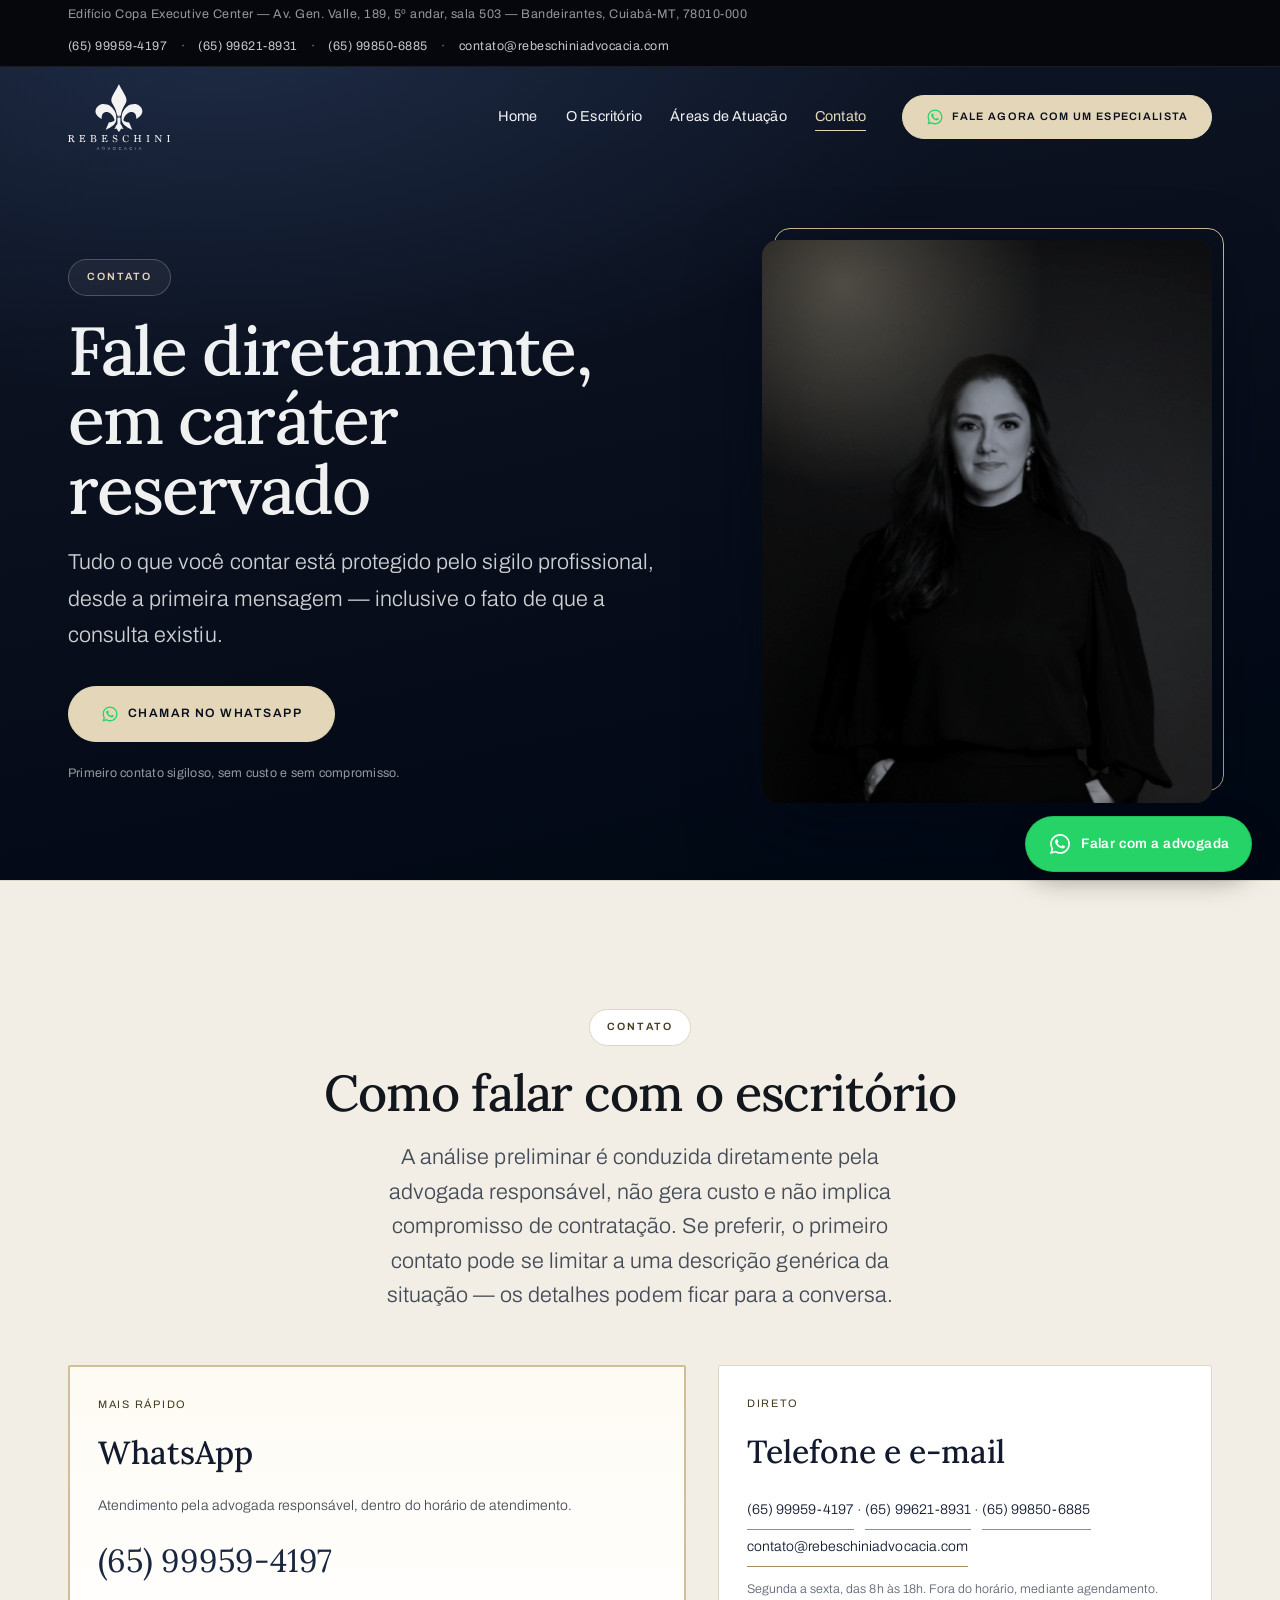
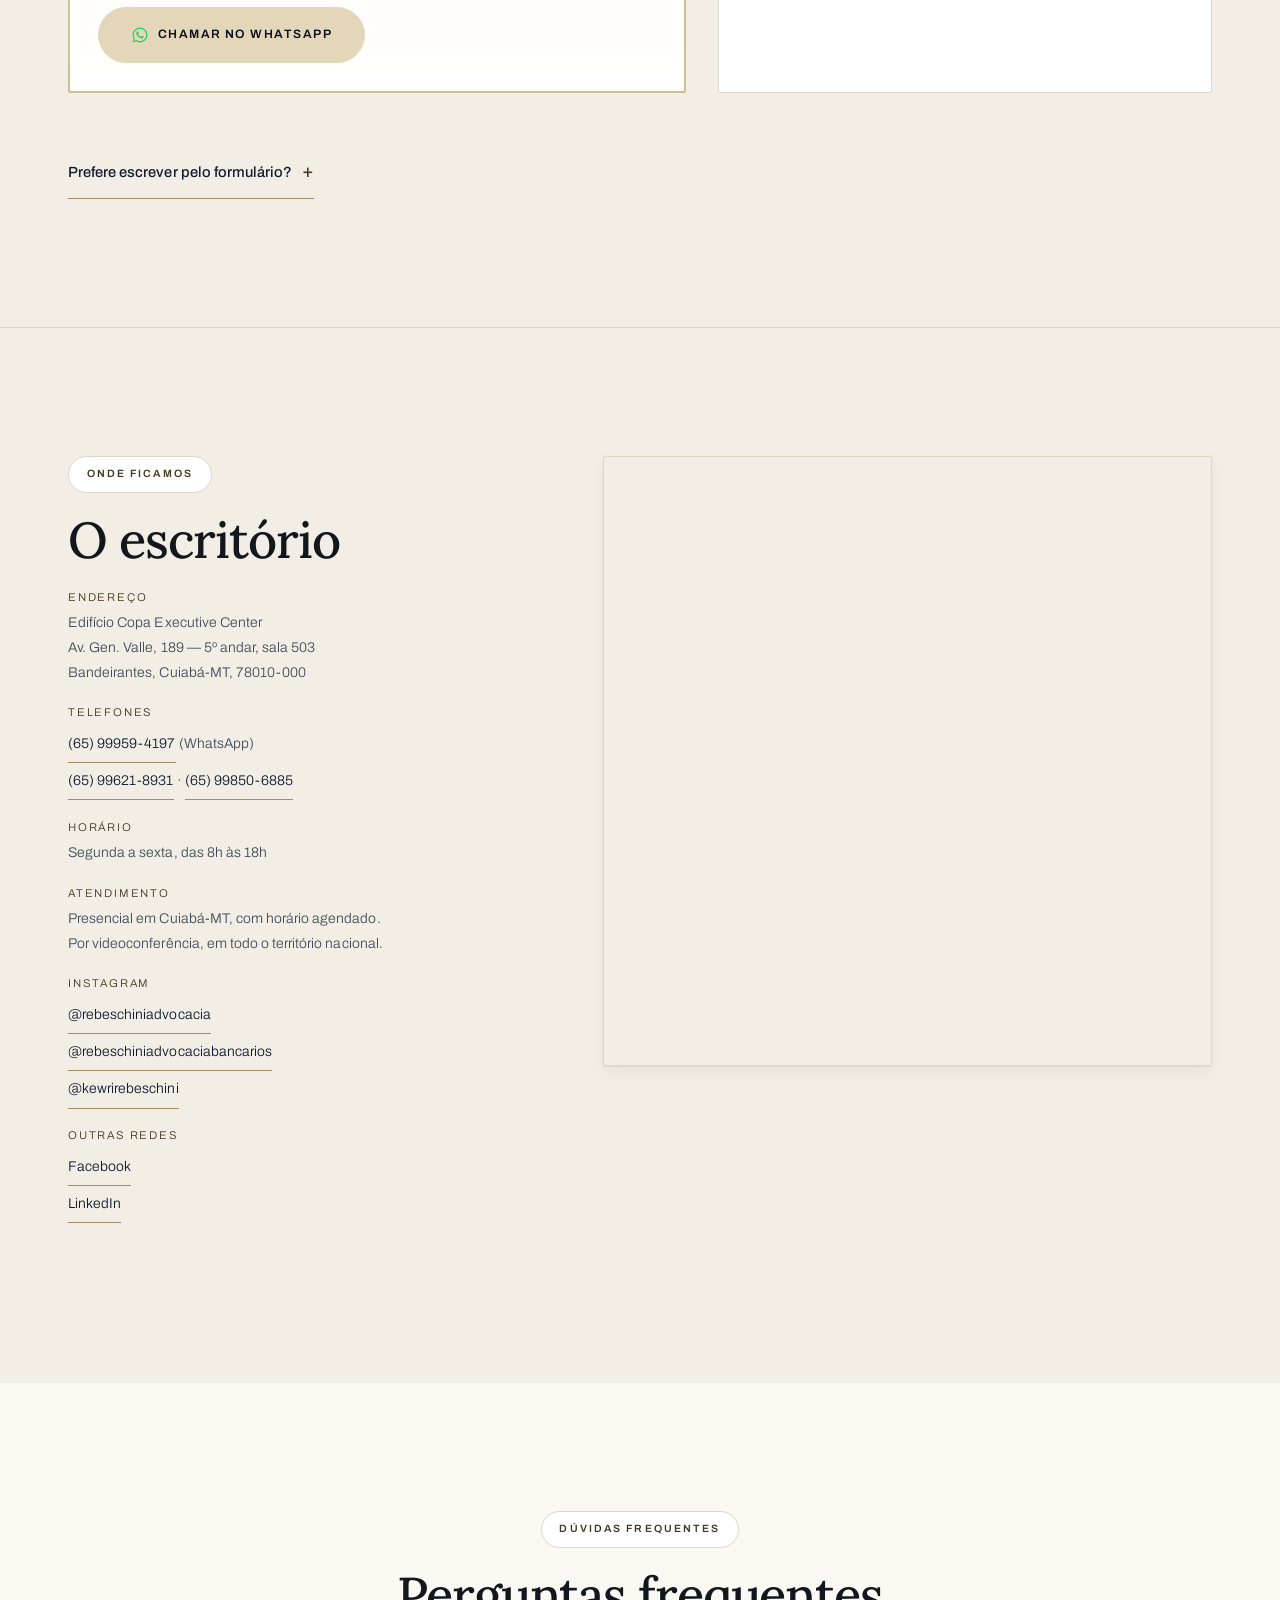
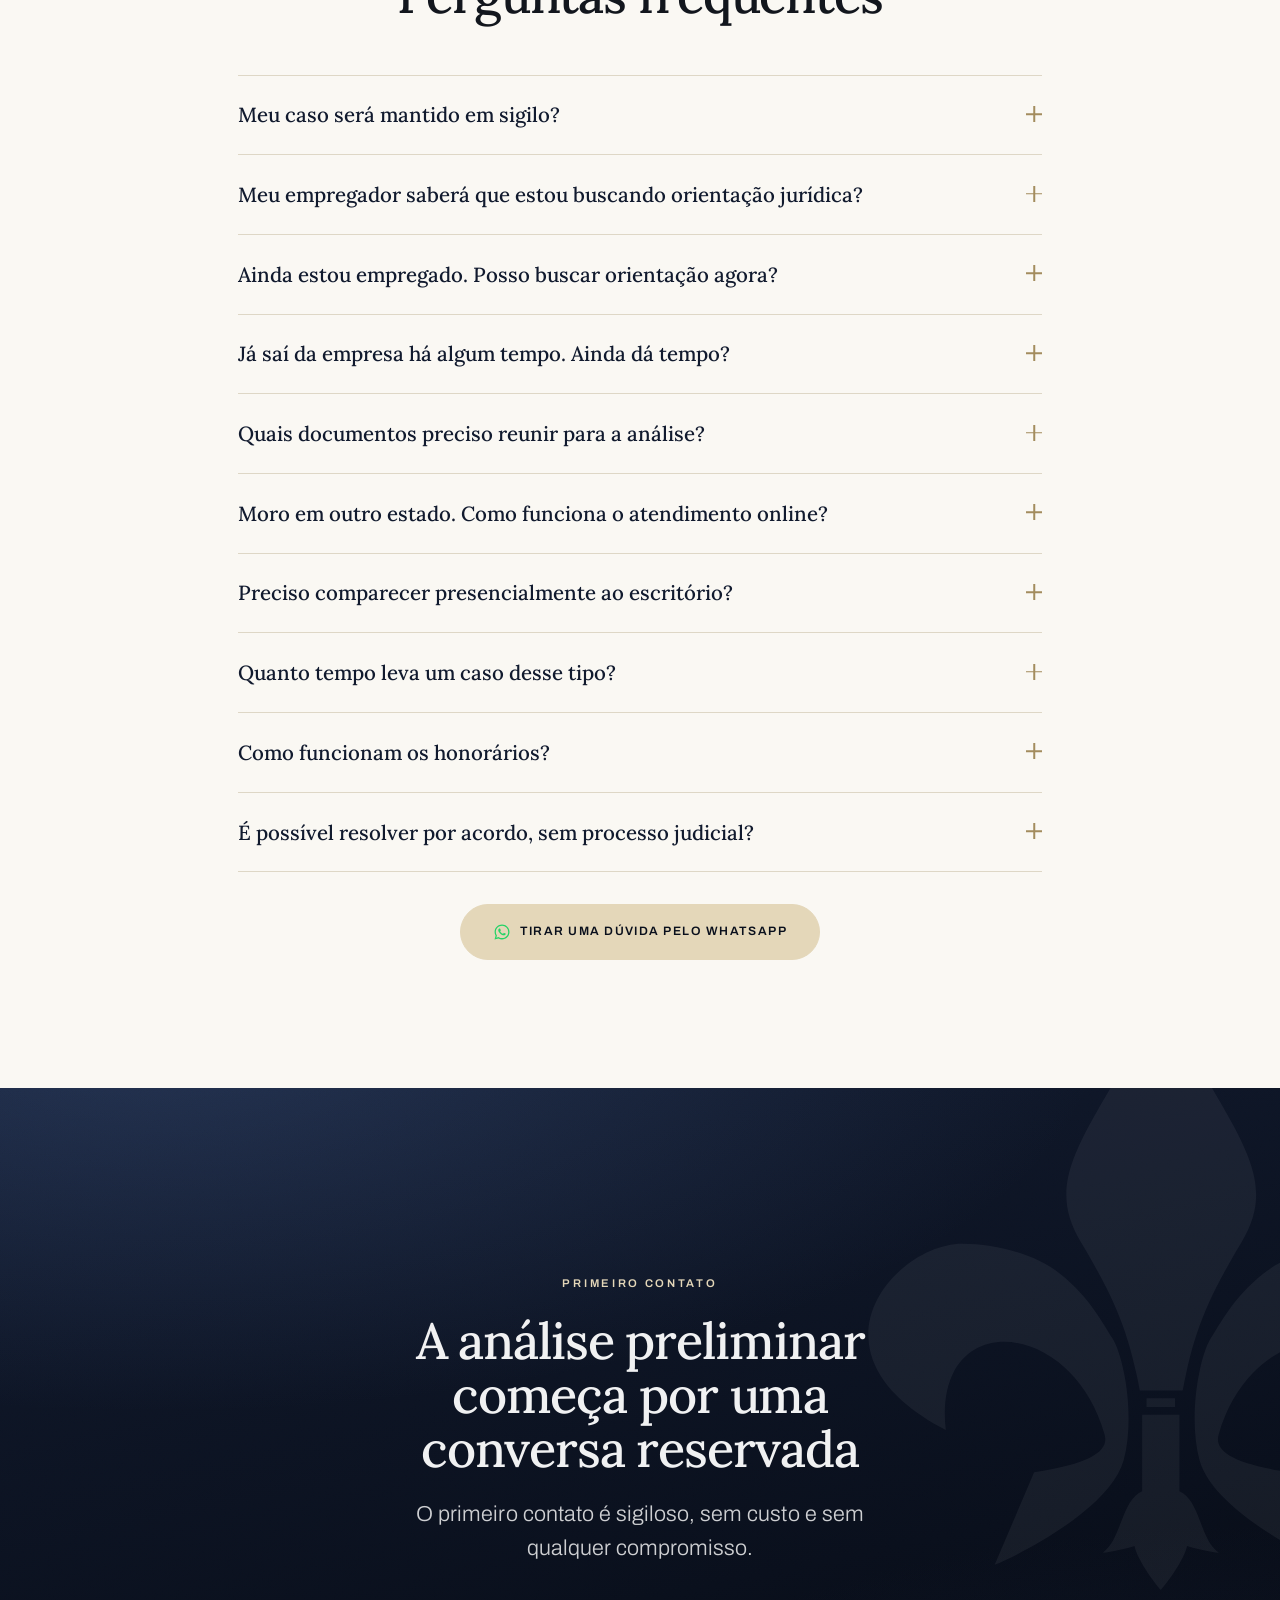
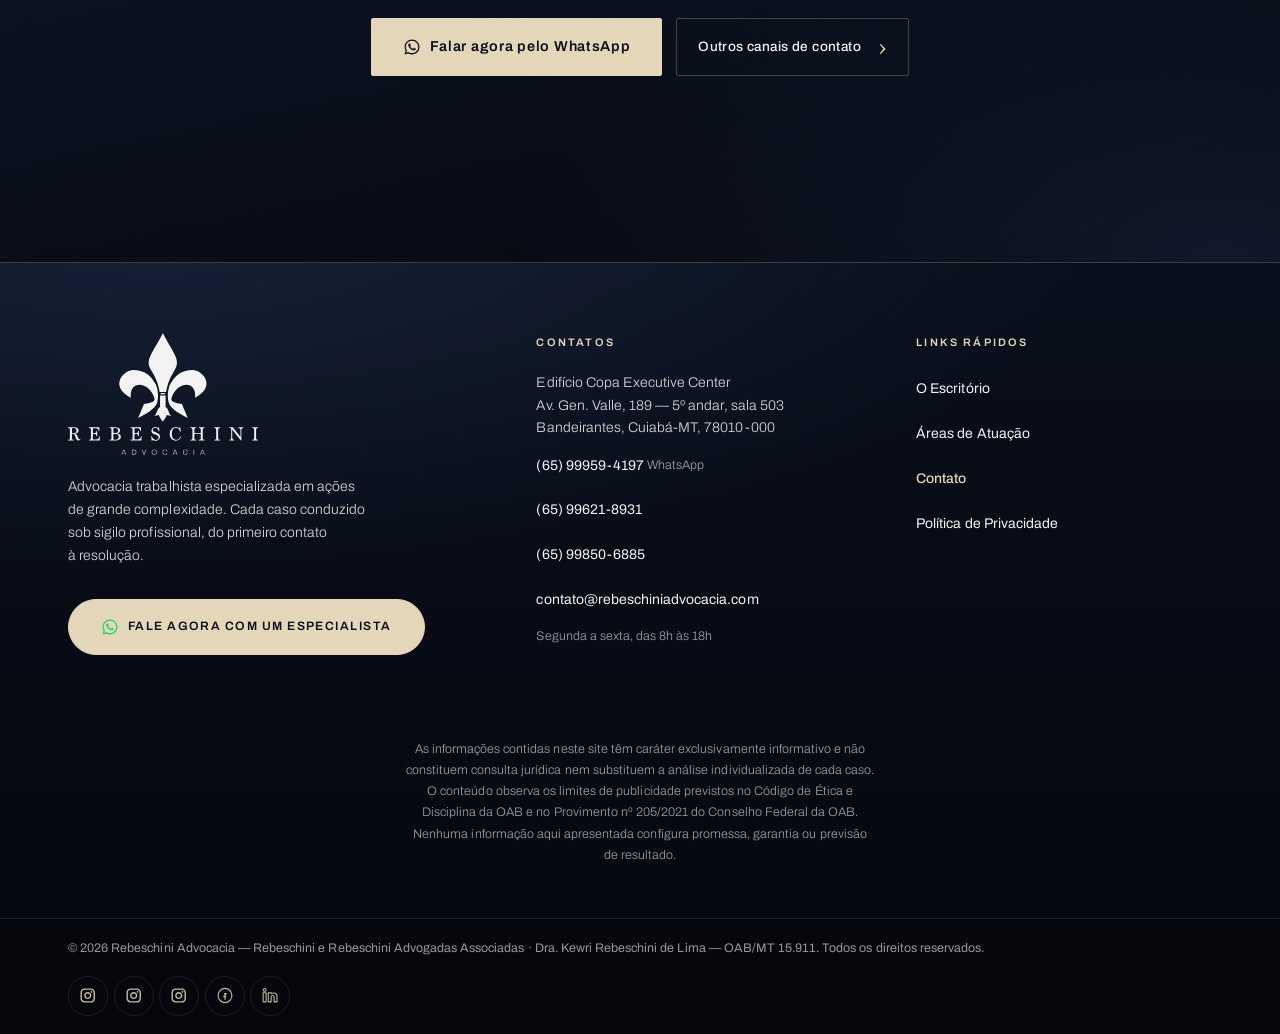
<file: contato.html>
<!DOCTYPE html>
<html lang="pt-BR">
<head>
<meta charset="utf-8">
<meta name="viewport" content="width=device-width, initial-scale=1">
<title>Contato | Rebeschini Advocacia — Cuiabá-MT</title>
<meta name="description" content="Fale com a Dra. Kewri Rebeschini em caráter reservado. Primeiro contato sigiloso e sem compromisso. Cuiabá-MT e atendimento online em todo o Brasil.">
<meta name="robots" content="index, follow">
<link rel="canonical" href="https://trabalhista.rebeschiniadvocacia.com/contato.html">

<meta property="og:type" content="website">
<meta property="og:locale" content="pt_BR">
<meta property="og:site_name" content="Rebeschini Advocacia">
<meta property="og:title" content="Contato — Rebeschini Advocacia">
<meta property="og:description" content="Análise preliminar conduzida diretamente pela advogada, sob sigilo profissional e sem compromisso de contratação. Presencial em Cuiabá-MT ou por videoconferência.">
<meta property="og:url" content="https://trabalhista.rebeschiniadvocacia.com/contato.html">
<meta property="og:image" content="https://trabalhista.rebeschiniadvocacia.com/assets/photos/kewri-07-1200.jpg">
<meta property="og:image:alt" content="Rebeschini Advocacia — Direito do Trabalho para executivos e bancários">
<meta name="twitter:card" content="summary_large_image">
<meta name="twitter:title" content="Contato — Rebeschini Advocacia">
<meta name="twitter:description" content="Análise preliminar conduzida diretamente pela advogada, sob sigilo profissional e sem compromisso de contratação. Presencial em Cuiabá-MT ou por videoconferência.">
<meta name="twitter:image" content="https://trabalhista.rebeschiniadvocacia.com/assets/photos/kewri-07-1200.jpg">

<meta name="theme-color" content="#090F1C">
<link rel="icon" href="assets/symbol-blue.svg" type="image/svg+xml">

<link rel="preconnect" href="https://fonts.googleapis.com">
<link rel="preconnect" href="https://fonts.gstatic.com" crossorigin>
<link rel="preload" as="style" href="https://fonts.googleapis.com/css2?family=Archivo:wght@300;400;500;600&family=Lora:ital,wght@0,400;0,500;0,600;1,400;1,500&display=swap">
<link rel="stylesheet" href="https://fonts.googleapis.com/css2?family=Archivo:wght@300;400;500;600&family=Lora:ital,wght@0,400;0,500;0,600;1,400;1,500&display=swap">
<link rel="stylesheet" href="css/styles.css?v=20260729">
<script>document.documentElement.classList.add('js');</script>

<script type="application/ld+json">
{
  "@context": "https://schema.org",
  "@type": "LegalService",
  "@id": "https://trabalhista.rebeschiniadvocacia.com/#escritorio",
  "name": "Rebeschini Advocacia",
  "legalName": "Rebeschini e Rebeschini Advogadas Associadas",
  "description": "Direito do Trabalho para bancários, diretores e executivos. Rescisões de alta complexidade, remuneração variável, assédio corporativo e cláusulas restritivas de contrato, com sigilo profissional.",
  "url": "https://trabalhista.rebeschiniadvocacia.com/",
  "image": "https://trabalhista.rebeschiniadvocacia.com/assets/photos/kewri-hero-1280.jpg",
  "logo": "https://trabalhista.rebeschiniadvocacia.com/assets/logo-blue.svg",
  "telephone": "+5565999594197",
  "contactPoint": [
    { "@type": "ContactPoint", "telephone": "+5565999594197", "contactType": "customer service", "areaServed": "BR", "availableLanguage": "Portuguese" },
    { "@type": "ContactPoint", "telephone": "+5565996218931", "contactType": "customer service", "areaServed": "BR", "availableLanguage": "Portuguese" },
    { "@type": "ContactPoint", "telephone": "+5565998506885", "contactType": "customer service", "areaServed": "BR", "availableLanguage": "Portuguese" }
  ],
  "email": "contato@rebeschiniadvocacia.com",
  "priceRange": "$$$",
  "address": {
    "@type": "PostalAddress",
    "streetAddress": "Av. Gen. Valle, 189, Edifício Copa Executive Center, 5º andar, sala 503, Bandeirantes",
    "addressLocality": "Cuiabá",
    "addressRegion": "MT",
    "postalCode": "78010-000",
    "addressCountry": "BR"
  },
  "openingHoursSpecification": {
    "@type": "OpeningHoursSpecification",
    "dayOfWeek": ["Monday", "Tuesday", "Wednesday", "Thursday", "Friday"],
    "opens": "08:00", "closes": "18:00"
  },
  "areaServed": [
    { "@type": "Country", "name": "Brasil" },
    { "@type": "City", "name": "Cuiabá" }
  ],
  "founder": [
    { "@type": "Person", "name": "Kewri Rebeschini de Lima", "jobTitle": "Advogada" },
    { "@type": "Person", "name": "Valquiria Ap. Rebeschini Lima", "jobTitle": "Advogada" }
  ],
  "sameAs": [
    "https://www.instagram.com/rebeschiniadvocacia/",
    "https://www.instagram.com/rebeschiniadvocaciabancarios/",
    "https://www.instagram.com/kewrirebeschini/",
    "https://www.facebook.com/RebeschinieRebeschiniadvogadasassociadas",
    "https://www.linkedin.com/in/kewri-rebeschini/"
  ]
}
</script>
<link rel="stylesheet" href="css/internas.css?v=20260729">
<script type="application/ld+json">
{
  "@context": "https://schema.org",
  "@type": "BreadcrumbList",
  "itemListElement": [
    {
      "@type": "ListItem",
      "position": 1,
      "name": "Início",
      "item": "https://trabalhista.rebeschiniadvocacia.com/"
    },
    {
      "@type": "ListItem",
      "position": 2,
      "name": "Contato",
      "item": "https://trabalhista.rebeschiniadvocacia.com/contato.html"
    }
  ]
}
</script>
<script type="application/ld+json">
{
  "@context": "https://schema.org",
  "@type": "FAQPage",
  "mainEntity": [
    {
      "@type": "Question",
      "name": "Meu caso será mantido em sigilo?",
      "acceptedAnswer": {
        "@type": "Answer",
        "text": "Sim. O sigilo profissional é dever legal da advocacia e alcança tudo o que for compartilhado — inclusive o fato de que existe uma consulta em andamento. As informações não são compartilhadas com terceiros sem sua autorização expressa."
      }
    },
    {
      "@type": "Question",
      "name": "Meu empregador saberá que estou buscando orientação jurídica?",
      "acceptedAnswer": {
        "@type": "Answer",
        "text": "Não. O contato inicial e a análise do caso são inteiramente reservados e não implicam qualquer comunicação à empresa. Nenhuma providência que envolva o empregador é adotada sem sua decisão prévia."
      }
    },
    {
      "@type": "Question",
      "name": "Ainda estou empregado. Posso buscar orientação agora?",
      "acceptedAnswer": {
        "@type": "Answer",
        "text": "Pode, e é frequentemente o momento mais adequado. Boa parte dos clientes do escritório procura orientação enquanto o contrato ainda está em vigor — situação comum entre bancários que permanecem na instituição e executivos que avaliam uma proposta de desligamento. A consulta em si não produz nenhum efeito sobre o seu contrato de trabalho e não chega ao conhecimento do empregador: o sigilo profissional alcança inclusive o fato de que ela ocorreu. Nenhuma providência que envolva a empresa — notificação, proposta de acordo, ajuizamento — é adotada sem sua decisão expressa, e o momento de cada medida é definido em conjunto, considerando o seu interesse em permanecer ou não no emprego. Entender a própria situação antes de decidir amplia as alternativas disponíveis. Há providências que só podem ser adotadas na vigência do contrato, documentos que são de acesso simples enquanto se está na empresa e difíceis depois, e decisões — aceitar um acordo de desligamento, assinar um aditivo, formalizar uma reclamação interna — que produzem efeitos definitivos e se beneficiam de uma avaliação prévia."
      }
    },
    {
      "@type": "Question",
      "name": "Já saí da empresa há algum tempo. Ainda dá tempo?",
      "acceptedAnswer": {
        "@type": "Answer",
        "text": "Depende de quando o contrato terminou. Na Justiça do Trabalho, a regra constitucional é de que a ação deve ser proposta em até dois anos contados do fim do contrato de trabalho, alcançando os créditos dos cinco anos anteriores ao ajuizamento. Passado o prazo de dois anos sem ajuizamento, a pretensão em regra se extingue — ainda que o direito discutido fosse consistente. Há particularidades relevantes: contratos ainda em vigor seguem lógica distinta quanto à contagem, e determinadas pretensões — como as relativas ao FGTS e a questões que envolvem outras esferas, a exemplo de discussões previdenciárias decorrentes do vínculo — observam regras próprias. Por isso, a resposta precisa é sempre a que decorre da análise do caso concreto. A recomendação prática é objetiva: se o desligamento ocorreu há mais de um ano e meio, a verificação não deveria ser adiada. Prazo perdido não se recupera, e a conferência leva pouco tempo."
      }
    },
    {
      "@type": "Question",
      "name": "Quais documentos preciso reunir para a análise?",
      "acceptedAnswer": {
        "@type": "Answer",
        "text": "Para a conversa inicial, nenhum. A análise preliminar começa pelo seu relato, e a lista de documentos é definida depois, conforme o que a situação exigir — pedir documentação antes de entender o caso apenas cria trabalho desnecessário. Se você já tiver material organizado, os documentos que mais frequentemente importam são: contrato de trabalho e seus aditivos; carteira de trabalho ou extrato do CNIS; os últimos holerites e o do mês em que o salário tenha sido mais alto; termo de rescisão e extrato do FGTS, se já houve desligamento; a política de remuneração variável, o regulamento do programa de bônus ou de opções de compra de ações e os comunicados de metas; documentos de designação, promoção ou alteração de função; registros de jornada, quando disponíveis; e comunicações relevantes — e-mails, mensagens, notificações — relacionadas ao ponto que você pretende discutir. Em contratações por pessoa jurídica, acrescentam-se o contrato de prestação de serviços, as notas fiscais emitidas e o contrato social. Duas observações importantes. A ausência de documentos não impede a análise: parte relevante deles pode ser obtida posteriormente, inclusive por requisição no curso do processo. E documentos devem ser reunidos por meios legítimos — o acesso a sistemas ou a informações da empresa fora das suas atribuições, ainda que para instruir um caso próprio, pode se voltar contra você. Na dúvida sobre o que é possível acessar, pergunte antes."
      }
    },
    {
      "@type": "Question",
      "name": "Moro em outro estado. Como funciona o atendimento online?",
      "acceptedAnswer": {
        "@type": "Answer",
        "text": "Funciona integralmente. O escritório tem sede em Cuiabá-MT, mas atende clientes em todo o território nacional, e a maior parte dos casos é conduzida sem que haja qualquer encontro presencial. Na prática: a primeira conversa é agendada por videoconferência, em horário compatível com a sua agenda — inclusive fora do horário comercial, quando necessário. Documentos são enviados por meio eletrônico. A procuração e o contrato de honorários são assinados digitalmente, com validade legal plena. O acompanhamento do caso é feito por videoconferência, mensagem ou telefone, conforme sua preferência, sempre com a advogada responsável. Quanto ao processo em si, a competência para o ajuizamento é definida por critérios legais — em regra, o local da prestação dos serviços —, e não pelo endereço do escritório. As audiências trabalhistas são realizadas em formato telepresencial em grande parte das varas do país, e nas hipóteses em que o comparecimento presencial é exigido, a providência é organizada previamente, com a antecedência necessária. Para muitos clientes, o atendimento remoto é preferível também por outra razão: em cidades onde o mercado é restrito, não ser visto entrando em um escritório de advocacia é, por si só, parte da reserva que a situação exige."
      }
    },
    {
      "@type": "Question",
      "name": "Preciso comparecer presencialmente ao escritório?",
      "acceptedAnswer": {
        "@type": "Answer",
        "text": "Não necessariamente. O atendimento pode ser conduzido integralmente por videoconferência, formato adotado por clientes em todo o país. O atendimento presencial está disponível em Cuiabá-MT, com horário agendado."
      }
    },
    {
      "@type": "Question",
      "name": "Quanto tempo leva um caso desse tipo?",
      "acceptedAnswer": {
        "@type": "Answer",
        "text": "Depende da complexidade e da via escolhida. Acordos extrajudiciais costumam se resolver em prazo consideravelmente menor do que o de uma ação judicial. Uma estimativa realista, com os cenários possíveis, é apresentada já na análise preliminar."
      }
    },
    {
      "@type": "Question",
      "name": "Como funcionam os honorários?",
      "acceptedAnswer": {
        "@type": "Answer",
        "text": "Os honorários observam a Tabela da OAB e são definidos conforme a natureza e a complexidade do caso. São apresentados de forma clara e por escrito antes do início de qualquer atuação, sem custos posteriores não acordados."
      }
    },
    {
      "@type": "Question",
      "name": "É possível resolver por acordo, sem processo judicial?",
      "acceptedAnswer": {
        "@type": "Answer",
        "text": "Em muitos casos, sim. Sempre que a via extrajudicial se mostra adequada ao objetivo do cliente, ela é priorizada — tende a ser mais rápida e evita a exposição pública da divergência."
      }
    }
  ]
}
</script>
</head>
<body data-pagina="contato">

<a class="skip-link" href="#conteudo">Ir para o conteúdo principal</a>

<!-- ============ TOPBAR + HEADER ============ -->
<div class="topbar">
  <div class="wrap topbar-inner">
    <p class="topbar-endereco">Edifício Copa Executive Center — Av. Gen. Valle, 189, 5º andar, sala 503 — Bandeirantes, Cuiabá-MT, 78010-000</p>
    <p class="topbar-contatos">
      <a href="tel:+5565999594197">(65) 99959-4197</a>
      <span class="topbar-sep" aria-hidden="true">·</span>
      <a href="tel:+5565996218931">(65) 99621-8931</a>
      <span class="topbar-sep" aria-hidden="true">·</span>
      <a href="tel:+5565998506885">(65) 99850-6885</a>
      <span class="topbar-sep" aria-hidden="true">·</span>
      <a href="mailto:contato@rebeschiniadvocacia.com">contato@rebeschiniadvocacia.com</a>
    </p>
  </div>
</div>

<header class="site-header site-header--escuro" id="topo" data-header>
  <div class="wrap header-inner">
    <a class="brand" href="index.html" aria-label="Rebeschini Advocacia — página inicial">
      <img src="assets/logo-white.svg" alt="Rebeschini Advocacia" class="brand-logo brand-logo--light" width="200" height="128">
      <img src="assets/logo-blue.svg" alt="" aria-hidden="true" class="brand-logo brand-logo--dark" width="200" height="128">
    </a>

    <nav class="nav" id="nav-principal" aria-label="Navegação principal">
      <ul class="nav-list">
        <li><a href="index.html">Home</a></li>
        <li><a href="o-escritorio.html">O Escritório</a></li>
        <li><a href="areas-de-atuacao.html">Áreas de Atuação</a></li>
        <li><a href="contato.html" aria-current="page">Contato</a></li>
      </ul>
      <div class="nav-acoes">
        <a class="btn btn--gold btn--pill btn--sm nav-cta" href="https://wa.me/5565999594197?text=Ol%C3%A1.%20Gostaria%20de%20agendar%20uma%20an%C3%A1lise%20confidencial%20do%20meu%20caso%20trabalhista." target="_blank" rel="noopener noreferrer"><svg class="icone-wa" viewBox="0 0 24 24" width="18" height="18" aria-hidden="true" focusable="false"><path fill="currentColor" d="M12.04 2C6.58 2 2.13 6.45 2.13 11.91c0 1.75.46 3.45 1.32 4.95L2 22l5.25-1.38a9.9 9.9 0 0 0 4.79 1.22h.01c5.46 0 9.91-4.45 9.91-9.91C21.96 6.45 17.5 2 12.04 2Zm0 18.15h-.01a8.2 8.2 0 0 1-4.19-1.15l-.3-.18-3.12.82.83-3.04-.2-.31a8.19 8.19 0 0 1-1.26-4.38c0-4.54 3.7-8.23 8.25-8.23a8.23 8.23 0 0 1 8.24 8.24c0 4.54-3.7 8.23-8.24 8.23Zm4.52-6.16c-.25-.12-1.47-.72-1.69-.8-.23-.09-.39-.13-.56.12-.16.25-.64.8-.78.97-.15.16-.29.18-.54.06-.25-.12-1.05-.39-1.99-1.23-.74-.66-1.24-1.47-1.38-1.72-.15-.25-.02-.38.11-.51.11-.11.25-.29.37-.44.13-.15.17-.25.25-.41.09-.16.04-.31-.02-.43-.06-.12-.56-1.34-.76-1.84-.2-.48-.4-.42-.56-.42h-.47c-.16 0-.43.06-.65.31-.22.25-.85.83-.85 2.03s.87 2.35.99 2.51c.12.16 1.71 2.61 4.14 3.66.58.25 1.03.4 1.38.51.58.19 1.11.16 1.53.1.47-.07 1.47-.6 1.68-1.18.21-.58.21-1.07.14-1.18-.06-.11-.22-.17-.47-.29Z"/></svg>Fale agora com um especialista</a>
        <p class="nav-apoio">Atendimento sob sigilo profissional</p>
      </div>
    </nav>

    <button class="nav-toggle" type="button" aria-expanded="false" aria-controls="nav-principal" aria-label="Abrir menu de navegação" data-nav-toggle>
      <span class="nav-toggle-bar" aria-hidden="true"></span>
      <span class="nav-toggle-bar" aria-hidden="true"></span>
    </button>
  </div>
</header>

<main id="conteudo">

  <!-- ============ HERO INTERNO ============ -->
  <section class="hero-interna superficie-navy grain" aria-labelledby="pagina-titulo">
    <span class="watermark watermark--dir" aria-hidden="true"></span>
    <div class="wrap hero-interna-grid">
      <div class="hero-interna-texto">
        <p class="pill-label pill-label--escuro reveal">Contato</p>
        <h1 class="d2 reveal" id="pagina-titulo">Fale diretamente, em caráter reservado</h1>
        <p class="hero-interna-lead reveal">Tudo o que você contar está protegido pelo sigilo profissional, desde a primeira mensagem — inclusive o fato de que a consulta existiu.</p>
        <div class="reveal"><a class="btn btn--gold btn--pill" href="https://wa.me/5565999594197?text=Ol%C3%A1.%20Gostaria%20de%20agendar%20uma%20conversa%20reservada." target="_blank" rel="noopener noreferrer"><svg class="icone-wa" viewBox="0 0 24 24" width="18" height="18" aria-hidden="true" focusable="false"><path fill="currentColor" d="M12.04 2C6.58 2 2.13 6.45 2.13 11.91c0 1.75.46 3.45 1.32 4.95L2 22l5.25-1.38a9.9 9.9 0 0 0 4.79 1.22h.01c5.46 0 9.91-4.45 9.91-9.91C21.96 6.45 17.5 2 12.04 2Zm0 18.15h-.01a8.2 8.2 0 0 1-4.19-1.15l-.3-.18-3.12.82.83-3.04-.2-.31a8.19 8.19 0 0 1-1.26-4.38c0-4.54 3.7-8.23 8.25-8.23a8.23 8.23 0 0 1 8.24 8.24c0 4.54-3.7 8.23-8.24 8.23Zm4.52-6.16c-.25-.12-1.47-.72-1.69-.8-.23-.09-.39-.13-.56.12-.16.25-.64.8-.78.97-.15.16-.29.18-.54.06-.25-.12-1.05-.39-1.99-1.23-.74-.66-1.24-1.47-1.38-1.72-.15-.25-.02-.38.11-.51.11-.11.25-.29.37-.44.13-.15.17-.25.25-.41.09-.16.04-.31-.02-.43-.06-.12-.56-1.34-.76-1.84-.2-.48-.4-.42-.56-.42h-.47c-.16 0-.43.06-.65.31-.22.25-.85.83-.85 2.03s.87 2.35.99 2.51c.12.16 1.71 2.61 4.14 3.66.58.25 1.03.4 1.38.51.58.19 1.11.16 1.53.1.47-.07 1.47-.6 1.68-1.18.21-.58.21-1.07.14-1.18-.06-.11-.22-.17-.47-.29Z"/></svg>Chamar no WhatsApp</a></div>
        <p class="hero-interna-nota reveal">Primeiro contato sigiloso, sem custo e sem compromisso.</p>
      </div>
      <figure class="hero-card hero-card--interna reveal">
        <span class="hero-card-moldura" aria-hidden="true"></span>
        <div class="foto"><img src="assets/photos/kewri-07-1200.jpg"
           srcset="assets/photos/kewri-07-600.jpg 600w, assets/photos/kewri-07-1200.jpg 1200w"
           sizes="(min-width: 900px) 40vw, 88vw"
           alt="Retrato da Dra. Kewri Rebeschini" width="800" height="1200" fetchpriority="high" decoding="async"></div>
      </figure>
    </div>
  </section>

  <!-- ============ CANAIS ============ -->
  <section class="section secao-creme contato" aria-labelledby="canais-titulo">
    <span class="watermark" aria-hidden="true"></span>
    <div class="wrap">
      <header class="secao-centro">
        <p class="pill-label reveal">Contato</p>
        <h2 class="t1 reveal" id="canais-titulo">Como falar com o escritório</h2>
        <p class="linha-apoio reveal">A análise preliminar é conduzida diretamente pela advogada responsável, não gera custo e não implica compromisso de contratação. Se preferir, o primeiro contato pode se limitar a uma descrição genérica da situação — os detalhes podem ficar para a conversa.</p>
      </header>

      <div class="contato-canais contato-canais--wa">
        <div class="canal canal--destaque reveal">
          <p class="canal-tag">Mais rápido</p>
          <h3 class="canal-titulo">WhatsApp</h3>
          <p class="canal-desc">Atendimento pela advogada responsável, dentro do horário de atendimento.</p>
          <p class="canal-numero">(65) 99959-4197</p>
          <a class="btn btn--gold btn--pill" href="https://wa.me/5565999594197?text=Ol%C3%A1.%20Gostaria%20de%20agendar%20uma%20conversa%20reservada." target="_blank" rel="noopener noreferrer"><svg class="icone-wa" viewBox="0 0 24 24" width="18" height="18" aria-hidden="true" focusable="false"><path fill="currentColor" d="M12.04 2C6.58 2 2.13 6.45 2.13 11.91c0 1.75.46 3.45 1.32 4.95L2 22l5.25-1.38a9.9 9.9 0 0 0 4.79 1.22h.01c5.46 0 9.91-4.45 9.91-9.91C21.96 6.45 17.5 2 12.04 2Zm0 18.15h-.01a8.2 8.2 0 0 1-4.19-1.15l-.3-.18-3.12.82.83-3.04-.2-.31a8.19 8.19 0 0 1-1.26-4.38c0-4.54 3.7-8.23 8.25-8.23a8.23 8.23 0 0 1 8.24 8.24c0 4.54-3.7 8.23-8.24 8.23Zm4.52-6.16c-.25-.12-1.47-.72-1.69-.8-.23-.09-.39-.13-.56.12-.16.25-.64.8-.78.97-.15.16-.29.18-.54.06-.25-.12-1.05-.39-1.99-1.23-.74-.66-1.24-1.47-1.38-1.72-.15-.25-.02-.38.11-.51.11-.11.25-.29.37-.44.13-.15.17-.25.25-.41.09-.16.04-.31-.02-.43-.06-.12-.56-1.34-.76-1.84-.2-.48-.4-.42-.56-.42h-.47c-.16 0-.43.06-.65.31-.22.25-.85.83-.85 2.03s.87 2.35.99 2.51c.12.16 1.71 2.61 4.14 3.66.58.25 1.03.4 1.38.51.58.19 1.11.16 1.53.1.47-.07 1.47-.6 1.68-1.18.21-.58.21-1.07.14-1.18-.06-.11-.22-.17-.47-.29Z"/></svg>Chamar no WhatsApp</a>
        </div>
        <div class="canal reveal">
          <p class="canal-tag">Direto</p>
          <h3 class="canal-titulo">Telefone e e-mail</h3>
          <p class="canal-desc">
            <a href="tel:+5565999594197">(65) 99959-4197</a> · <a href="tel:+5565996218931">(65) 99621-8931</a> · <a href="tel:+5565998506885">(65) 99850-6885</a><br>
            <a href="mailto:contato@rebeschiniadvocacia.com">contato@rebeschiniadvocacia.com</a>
          </p>
          <p class="canal-nota">Segunda a sexta, das 8h às 18h. Fora do horário, mediante agendamento.</p>
        </div>
      </div>

      <details class="form-toggle reveal">
        <summary>Prefere escrever pelo formulário?</summary>
        <div class="form-card">
          <p class="linha-apoio form-intro">Quatro campos, sendo um opcional. O retorno é feito pelo canal que você indicar.</p>
          <form name="contato" method="POST" action="/obrigado.html" data-netlify="true" netlify-honeypot="empresa-bot" data-form novalidate>
            <input type="hidden" name="form-name" value="contato">
            <p class="hp-field" aria-hidden="true"><label>Não preencha este campo: <input name="empresa-bot" tabindex="-1" autocomplete="off"></label></p>
            <div class="field">
              <label for="nome">Nome completo <span class="req" aria-hidden="true">*</span></label>
              <input type="text" id="nome" name="nome" autocomplete="name" required maxlength="120" placeholder="Nome completo" aria-describedby="erro-nome">
              <span class="erro" id="erro-nome" data-erro-for="nome" role="alert"></span>
            </div>
            <div class="field">
              <label for="email">E-mail <span class="req" aria-hidden="true">*</span></label>
              <input type="email" id="email" name="email" autocomplete="email" required maxlength="150" placeholder="seu@email.com" aria-describedby="ajuda-email erro-email">
              <span class="campo-ajuda" id="ajuda-email">Prefira um endereço pessoal, não o corporativo.</span>
              <span class="erro" id="erro-email" data-erro-for="email" role="alert"></span>
            </div>
            <div class="field">
              <label for="whatsapp">Telefone / WhatsApp <span class="req" aria-hidden="true">*</span></label>
              <input type="tel" id="whatsapp" name="whatsapp" autocomplete="tel" required maxlength="20" inputmode="tel" placeholder="(00) 00000-0000" aria-describedby="ajuda-whatsapp erro-whatsapp">
              <span class="campo-ajuda" id="ajuda-whatsapp">O retorno é feito por mensagem antes de qualquer ligação.</span>
              <span class="erro" id="erro-whatsapp" data-erro-for="whatsapp" role="alert"></span>
            </div>
            <div class="field">
              <label for="descricao">Breve descrição do caso <span class="opt">(opcional)</span></label>
              <textarea id="descricao" name="descricao" rows="4" maxlength="1200" placeholder="Se preferir, descreva a situação em poucas linhas. Não é necessário detalhar neste momento." aria-describedby="ajuda-descricao"></textarea>
              <span class="campo-ajuda" id="ajuda-descricao">Nomes de empresa e de pessoas podem ficar para a conversa.</span>
            </div>
            <div class="field field--check">
              <input type="checkbox" id="consentimento" name="consentimento" required aria-describedby="erro-consentimento">
              <label for="consentimento">Autorizo o tratamento dos meus dados para retorno deste contato, nos termos da <a href="politica-de-privacidade.html">Política de Privacidade</a>.</label>
              <span class="erro" id="erro-consentimento" data-erro-for="consentimento" role="alert"></span>
            </div>
            <button class="btn btn--navy btn--block" type="submit">Enviar mensagem confidencial</button>
            <p class="form-erro-geral" data-erro-geral role="alert" hidden>Não foi possível enviar. Verifique os campos obrigatórios ou utilize o WhatsApp e o telefone informados acima.</p>
            <p class="lgpd">Os dados informados são utilizados exclusivamente para o retorno do contato e a análise preliminar do caso, tratados sob sigilo profissional e em conformidade com a Lei nº 13.709/2018 (LGPD). Não são compartilhados com terceiros nem utilizados para envio de comunicações promocionais.</p>
          </form>
        </div>
      </details>
    </div>
  </section>

  <!-- ============ ESCRITÓRIO + MAPA ============ -->
  <section class="section section--stone" aria-labelledby="escritorio-titulo">
    <div class="wrap contato-grid">
      <div class="contato-intro">
        <p class="pill-label reveal">Onde ficamos</p>
        <h2 class="t1 reveal" id="escritorio-titulo">O escritório</h2>
        <ul class="contato-dados reveal">
          <li><span class="dado-label">Endereço</span><span>Edifício Copa Executive Center<br>Av. Gen. Valle, 189 — 5º andar, sala 503<br>Bandeirantes, Cuiabá-MT, 78010-000</span></li>
          <li><span class="dado-label">Telefones</span><span><a href="tel:+5565999594197">(65) 99959-4197</a> (WhatsApp)<br><a href="tel:+5565996218931">(65) 99621-8931</a> · <a href="tel:+5565998506885">(65) 99850-6885</a></span></li>
          <li><span class="dado-label">Horário</span><span>Segunda a sexta, das 8h às 18h</span></li>
          <li><span class="dado-label">Atendimento</span><span>Presencial em Cuiabá-MT, com horário agendado.<br>Por videoconferência, em todo o território nacional.</span></li>
          <li>
            <span class="dado-label">Instagram</span>
            <span class="dado-links">
              <a href="https://www.instagram.com/rebeschiniadvocacia/" target="_blank" rel="noopener noreferrer">@rebeschiniadvocacia</a>
              <a href="https://www.instagram.com/rebeschiniadvocaciabancarios/" target="_blank" rel="noopener noreferrer">@rebeschiniadvocaciabancarios</a>
              <a href="https://www.instagram.com/kewrirebeschini/" target="_blank" rel="noopener noreferrer">@kewrirebeschini</a>
            </span>
          </li>
          <li>
            <span class="dado-label">Outras redes</span>
            <span class="dado-links">
              <a href="https://www.facebook.com/RebeschinieRebeschiniadvogadasassociadas" target="_blank" rel="noopener noreferrer">Facebook</a>
              <a href="https://www.linkedin.com/in/kewri-rebeschini/" target="_blank" rel="noopener noreferrer">LinkedIn</a>
            </span>
          </li>
        </ul>
      </div>
      <div class="reveal">
        <div class="mapa-quadro">
          <iframe src="https://maps.google.com/maps?q=Avenida%20General%20Valle%2C%20189%2C%20Cuiab%C3%A1%20-%20MT&t=&z=16&ie=UTF8&iwloc=&output=embed"
            title="Mapa da localização do escritório Rebeschini Advocacia na Av. Gen. Valle, 189, Cuiabá-MT"
            width="600" height="450" loading="lazy" referrerpolicy="no-referrer-when-downgrade"></iframe>
        </div>
      </div>
    </div>
  </section>

  <!-- ============ FAQ ============ -->
  <section class="section faq" id="faq" aria-labelledby="faq-titulo">
    <div class="wrap faq-wrap">
      <header class="secao-centro">
        <p class="pill-label reveal">Dúvidas frequentes</p>
        <h2 class="t1 reveal" id="faq-titulo">Perguntas frequentes</h2>
      </header>
      <div class="accordion" data-accordion>
        <div class="acc-item reveal">
          <h3 class="acc-heading">
            <button type="button" class="acc-trigger" id="faq-b1" aria-expanded="false" aria-controls="faq-p1">
              <span>Meu caso será mantido em sigilo?</span><span class="acc-icon" aria-hidden="true"></span>
            </button>
          </h3>
          <div class="acc-panel" id="faq-p1" role="region" aria-labelledby="faq-b1" hidden>
            <p>Sim. O sigilo profissional é dever legal da advocacia e alcança tudo o que for compartilhado — inclusive o fato de que existe uma consulta em andamento. As informações não são compartilhadas com terceiros sem sua autorização expressa.</p>
          </div>
        </div>
        <div class="acc-item reveal">
          <h3 class="acc-heading">
            <button type="button" class="acc-trigger" id="faq-b2" aria-expanded="false" aria-controls="faq-p2">
              <span>Meu empregador saberá que estou buscando orientação jurídica?</span><span class="acc-icon" aria-hidden="true"></span>
            </button>
          </h3>
          <div class="acc-panel" id="faq-p2" role="region" aria-labelledby="faq-b2" hidden>
            <p>Não. O contato inicial e a análise do caso são inteiramente reservados e não implicam qualquer comunicação à empresa. Nenhuma providência que envolva o empregador é adotada sem sua decisão prévia.</p>
          </div>
        </div>
        <div class="acc-item reveal">
          <h3 class="acc-heading">
            <button type="button" class="acc-trigger" id="faq-b3" aria-expanded="false" aria-controls="faq-p3">
              <span>Ainda estou empregado. Posso buscar orientação agora?</span><span class="acc-icon" aria-hidden="true"></span>
            </button>
          </h3>
          <div class="acc-panel" id="faq-p3" role="region" aria-labelledby="faq-b3" hidden>
            <p>Pode, e é frequentemente o momento mais adequado. Boa parte dos clientes do escritório procura orientação enquanto o contrato ainda está em vigor — situação comum entre bancários que permanecem na instituição e executivos que avaliam uma proposta de desligamento.</p>
            <p>A consulta em si não produz nenhum efeito sobre o seu contrato de trabalho e não chega ao conhecimento do empregador: o sigilo profissional alcança inclusive o fato de que ela ocorreu. Nenhuma providência que envolva a empresa — notificação, proposta de acordo, ajuizamento — é adotada sem sua decisão expressa, e o momento de cada medida é definido em conjunto, considerando o seu interesse em permanecer ou não no emprego.</p>
            <p>Entender a própria situação antes de decidir amplia as alternativas disponíveis. Há providências que só podem ser adotadas na vigência do contrato, documentos que são de acesso simples enquanto se está na empresa e difíceis depois, e decisões — aceitar um acordo de desligamento, assinar um aditivo, formalizar uma reclamação interna — que produzem efeitos definitivos e se beneficiam de uma avaliação prévia.</p>
          </div>
        </div>
        <div class="acc-item reveal">
          <h3 class="acc-heading">
            <button type="button" class="acc-trigger" id="faq-b4" aria-expanded="false" aria-controls="faq-p4">
              <span>Já saí da empresa há algum tempo. Ainda dá tempo?</span><span class="acc-icon" aria-hidden="true"></span>
            </button>
          </h3>
          <div class="acc-panel" id="faq-p4" role="region" aria-labelledby="faq-b4" hidden>
            <p>Depende de quando o contrato terminou. Na Justiça do Trabalho, a regra constitucional é de que a ação deve ser proposta em até <strong>dois anos</strong> contados do fim do contrato de trabalho, alcançando os créditos dos <strong>cinco anos</strong> anteriores ao ajuizamento. Passado o prazo de dois anos sem ajuizamento, a pretensão em regra se extingue — ainda que o direito discutido fosse consistente.</p>
            <p>Há particularidades relevantes: contratos ainda em vigor seguem lógica distinta quanto à contagem, e determinadas pretensões — como as relativas ao FGTS e a questões que envolvem outras esferas, a exemplo de discussões previdenciárias decorrentes do vínculo — observam regras próprias. Por isso, a resposta precisa é sempre a que decorre da análise do caso concreto.</p>
            <p>A recomendação prática é objetiva: se o desligamento ocorreu há mais de um ano e meio, a verificação não deveria ser adiada. Prazo perdido não se recupera, e a conferência leva pouco tempo.</p>
          </div>
        </div>
        <div class="acc-item reveal">
          <h3 class="acc-heading">
            <button type="button" class="acc-trigger" id="faq-b5" aria-expanded="false" aria-controls="faq-p5">
              <span>Quais documentos preciso reunir para a análise?</span><span class="acc-icon" aria-hidden="true"></span>
            </button>
          </h3>
          <div class="acc-panel" id="faq-p5" role="region" aria-labelledby="faq-b5" hidden>
            <p>Para a conversa inicial, nenhum. A análise preliminar começa pelo seu relato, e a lista de documentos é definida depois, conforme o que a situação exigir — pedir documentação antes de entender o caso apenas cria trabalho desnecessário.</p>
            <p>Se você já tiver material organizado, os documentos que mais frequentemente importam são: contrato de trabalho e seus aditivos; carteira de trabalho ou extrato do CNIS; os últimos holerites e o do mês em que o salário tenha sido mais alto; termo de rescisão e extrato do FGTS, se já houve desligamento; a política de remuneração variável, o regulamento do programa de bônus ou de opções de compra de ações e os comunicados de metas; documentos de designação, promoção ou alteração de função; registros de jornada, quando disponíveis; e comunicações relevantes — e-mails, mensagens, notificações — relacionadas ao ponto que você pretende discutir. Em contratações por pessoa jurídica, acrescentam-se o contrato de prestação de serviços, as notas fiscais emitidas e o contrato social.</p>
            <p>Duas observações importantes. A ausência de documentos não impede a análise: parte relevante deles pode ser obtida posteriormente, inclusive por requisição no curso do processo. E documentos devem ser reunidos por meios legítimos — o acesso a sistemas ou a informações da empresa fora das suas atribuições, ainda que para instruir um caso próprio, pode se voltar contra você. Na dúvida sobre o que é possível acessar, pergunte antes.</p>
          </div>
        </div>
        <div class="acc-item reveal">
          <h3 class="acc-heading">
            <button type="button" class="acc-trigger" id="faq-b6" aria-expanded="false" aria-controls="faq-p6">
              <span>Moro em outro estado. Como funciona o atendimento online?</span><span class="acc-icon" aria-hidden="true"></span>
            </button>
          </h3>
          <div class="acc-panel" id="faq-p6" role="region" aria-labelledby="faq-b6" hidden>
            <p>Funciona integralmente. O escritório tem sede em Cuiabá-MT, mas atende clientes em todo o território nacional, e a maior parte dos casos é conduzida sem que haja qualquer encontro presencial.</p>
            <p>Na prática: a primeira conversa é agendada por videoconferência, em horário compatível com a sua agenda — inclusive fora do horário comercial, quando necessário. Documentos são enviados por meio eletrônico. A procuração e o contrato de honorários são assinados digitalmente, com validade legal plena. O acompanhamento do caso é feito por videoconferência, mensagem ou telefone, conforme sua preferência, sempre com a advogada responsável.</p>
            <p>Quanto ao processo em si, a competência para o ajuizamento é definida por critérios legais — em regra, o local da prestação dos serviços —, e não pelo endereço do escritório. As audiências trabalhistas são realizadas em formato telepresencial em grande parte das varas do país, e nas hipóteses em que o comparecimento presencial é exigido, a providência é organizada previamente, com a antecedência necessária.</p>
            <p>Para muitos clientes, o atendimento remoto é preferível também por outra razão: em cidades onde o mercado é restrito, não ser visto entrando em um escritório de advocacia é, por si só, parte da reserva que a situação exige.</p>
          </div>
        </div>
        <div class="acc-item reveal">
          <h3 class="acc-heading">
            <button type="button" class="acc-trigger" id="faq-b7" aria-expanded="false" aria-controls="faq-p7">
              <span>Preciso comparecer presencialmente ao escritório?</span><span class="acc-icon" aria-hidden="true"></span>
            </button>
          </h3>
          <div class="acc-panel" id="faq-p7" role="region" aria-labelledby="faq-b7" hidden>
            <p>Não necessariamente. O atendimento pode ser conduzido integralmente por videoconferência, formato adotado por clientes em todo o país. O atendimento presencial está disponível em Cuiabá-MT, com horário agendado.</p>
          </div>
        </div>
        <div class="acc-item reveal">
          <h3 class="acc-heading">
            <button type="button" class="acc-trigger" id="faq-b8" aria-expanded="false" aria-controls="faq-p8">
              <span>Quanto tempo leva um caso desse tipo?</span><span class="acc-icon" aria-hidden="true"></span>
            </button>
          </h3>
          <div class="acc-panel" id="faq-p8" role="region" aria-labelledby="faq-b8" hidden>
            <p>Depende da complexidade e da via escolhida. Acordos extrajudiciais costumam se resolver em prazo consideravelmente menor do que o de uma ação judicial. Uma estimativa realista, com os cenários possíveis, é apresentada já na análise preliminar.</p>
          </div>
        </div>
        <div class="acc-item reveal">
          <h3 class="acc-heading">
            <button type="button" class="acc-trigger" id="faq-b9" aria-expanded="false" aria-controls="faq-p9">
              <span>Como funcionam os honorários?</span><span class="acc-icon" aria-hidden="true"></span>
            </button>
          </h3>
          <div class="acc-panel" id="faq-p9" role="region" aria-labelledby="faq-b9" hidden>
            <p>Os honorários observam a Tabela da OAB e são definidos conforme a natureza e a complexidade do caso. São apresentados de forma clara e por escrito antes do início de qualquer atuação, sem custos posteriores não acordados.</p>
          </div>
        </div>
        <div class="acc-item reveal">
          <h3 class="acc-heading">
            <button type="button" class="acc-trigger" id="faq-b10" aria-expanded="false" aria-controls="faq-p10">
              <span>É possível resolver por acordo, sem processo judicial?</span><span class="acc-icon" aria-hidden="true"></span>
            </button>
          </h3>
          <div class="acc-panel" id="faq-p10" role="region" aria-labelledby="faq-b10" hidden>
            <p>Em muitos casos, sim. Sempre que a via extrajudicial se mostra adequada ao objetivo do cliente, ela é priorizada — tende a ser mais rápida e evita a exposição pública da divergência.</p>
          </div>
        </div>
      </div>
      <p class="secao-acoes secao-acoes--centro reveal"><a class="btn btn--gold btn--pill" href="https://wa.me/5565999594197?text=Ol%C3%A1.%20Tenho%20uma%20d%C3%BAvida%20e%20gostaria%20de%20falar%20com%20a%20advogada." target="_blank" rel="noopener noreferrer"><svg class="icone-wa" viewBox="0 0 24 24" width="18" height="18" aria-hidden="true" focusable="false"><path fill="currentColor" d="M12.04 2C6.58 2 2.13 6.45 2.13 11.91c0 1.75.46 3.45 1.32 4.95L2 22l5.25-1.38a9.9 9.9 0 0 0 4.79 1.22h.01c5.46 0 9.91-4.45 9.91-9.91C21.96 6.45 17.5 2 12.04 2Zm0 18.15h-.01a8.2 8.2 0 0 1-4.19-1.15l-.3-.18-3.12.82.83-3.04-.2-.31a8.19 8.19 0 0 1-1.26-4.38c0-4.54 3.7-8.23 8.25-8.23a8.23 8.23 0 0 1 8.24 8.24c0 4.54-3.7 8.23-8.24 8.23Zm4.52-6.16c-.25-.12-1.47-.72-1.69-.8-.23-.09-.39-.13-.56.12-.16.25-.64.8-.78.97-.15.16-.29.18-.54.06-.25-.12-1.05-.39-1.99-1.23-.74-.66-1.24-1.47-1.38-1.72-.15-.25-.02-.38.11-.51.11-.11.25-.29.37-.44.13-.15.17-.25.25-.41.09-.16.04-.31-.02-.43-.06-.12-.56-1.34-.76-1.84-.2-.48-.4-.42-.56-.42h-.47c-.16 0-.43.06-.65.31-.22.25-.85.83-.85 2.03s.87 2.35.99 2.51c.12.16 1.71 2.61 4.14 3.66.58.25 1.03.4 1.38.51.58.19 1.11.16 1.53.1.47-.07 1.47-.6 1.68-1.18.21-.58.21-1.07.14-1.18-.06-.11-.22-.17-.47-.29Z"/></svg>Tirar uma dúvida pelo WhatsApp</a></p>
    </div>
  </section>

  <!-- ============ CTA FINAL ============ -->
  <section class="section section--p3 cta-final superficie-navy grain" aria-labelledby="cta-final-titulo">
    <span class="watermark watermark--dir" aria-hidden="true"></span>
    <div class="wrap cta-final-inner">
      <p class="eyebrow eyebrow--light reveal">Primeiro contato</p>
      <h2 class="t1 reveal" id="cta-final-titulo">A análise preliminar começa por uma conversa reservada</h2>
      <p class="linha-apoio reveal">O primeiro contato é sigiloso, sem custo e sem qualquer compromisso.</p>
      <div class="cta-final-acoes reveal">
        <a class="btn btn--gold" href="https://wa.me/5565999594197?text=Ol%C3%A1.%20Gostaria%20de%20agendar%20uma%20an%C3%A1lise%20confidencial%20do%20meu%20caso%20trabalhista." target="_blank" rel="noopener noreferrer">
          <svg viewBox="0 0 24 24" width="18" height="18" aria-hidden="true" focusable="false"><path fill="currentColor" d="M12.04 2C6.58 2 2.13 6.45 2.13 11.91c0 1.75.46 3.45 1.32 4.95L2 22l5.25-1.38a9.9 9.9 0 0 0 4.79 1.22h.01c5.46 0 9.91-4.45 9.91-9.91C21.96 6.45 17.5 2 12.04 2Zm0 18.15h-.01a8.2 8.2 0 0 1-4.19-1.15l-.3-.18-3.12.82.83-3.04-.2-.31a8.19 8.19 0 0 1-1.26-4.38c0-4.54 3.7-8.23 8.25-8.23a8.23 8.23 0 0 1 8.24 8.24c0 4.54-3.7 8.23-8.24 8.23Zm4.52-6.16c-.25-.12-1.47-.72-1.69-.8-.23-.09-.39-.13-.56.12-.16.25-.64.8-.78.97-.15.16-.29.18-.54.06-.25-.12-1.05-.39-1.99-1.23-.74-.66-1.24-1.47-1.38-1.72-.15-.25-.02-.38.11-.51.11-.11.25-.29.37-.44.13-.15.17-.25.25-.41.09-.16.04-.31-.02-.43-.06-.12-.56-1.34-.76-1.84-.2-.48-.4-.42-.56-.42h-.47c-.16 0-.43.06-.65.31-.22.25-.85.83-.85 2.03s.87 2.35.99 2.51c.12.16 1.71 2.61 4.14 3.66.58.25 1.03.4 1.38.51.58.19 1.11.16 1.53.1.47-.07 1.47-.6 1.68-1.18.21-.58.21-1.07.14-1.18-.06-.11-.22-.17-.47-.29Z"/></svg>Falar agora pelo WhatsApp</a>
        <a class="btn btn--outline" href="contato.html">Outros canais de contato</a>
      </div>
    </div>
  </section>

</main>

<!-- ============ FOOTER ============ -->
<footer class="site-footer" aria-labelledby="footer-titulo">
  <h2 class="visually-hidden" id="footer-titulo">Informações institucionais</h2>

  <div class="wrap footer-grid">
    <div class="footer-col footer-col--marca">
      <img class="footer-logo" src="assets/logo-white.svg" alt="Rebeschini Advocacia" width="200" height="128" loading="lazy">
      <p class="footer-tagline">Advocacia trabalhista especializada em ações de grande complexidade. Cada caso conduzido sob sigilo profissional, do primeiro contato à resolução.</p>
      <a class="btn btn--gold btn--pill" href="https://wa.me/5565999594197?text=Ol%C3%A1.%20Gostaria%20de%20agendar%20uma%20an%C3%A1lise%20confidencial%20do%20meu%20caso%20trabalhista." target="_blank" rel="noopener noreferrer"><svg class="icone-wa" viewBox="0 0 24 24" width="18" height="18" aria-hidden="true" focusable="false"><path fill="currentColor" d="M12.04 2C6.58 2 2.13 6.45 2.13 11.91c0 1.75.46 3.45 1.32 4.95L2 22l5.25-1.38a9.9 9.9 0 0 0 4.79 1.22h.01c5.46 0 9.91-4.45 9.91-9.91C21.96 6.45 17.5 2 12.04 2Zm0 18.15h-.01a8.2 8.2 0 0 1-4.19-1.15l-.3-.18-3.12.82.83-3.04-.2-.31a8.19 8.19 0 0 1-1.26-4.38c0-4.54 3.7-8.23 8.25-8.23a8.23 8.23 0 0 1 8.24 8.24c0 4.54-3.7 8.23-8.24 8.23Zm4.52-6.16c-.25-.12-1.47-.72-1.69-.8-.23-.09-.39-.13-.56.12-.16.25-.64.8-.78.97-.15.16-.29.18-.54.06-.25-.12-1.05-.39-1.99-1.23-.74-.66-1.24-1.47-1.38-1.72-.15-.25-.02-.38.11-.51.11-.11.25-.29.37-.44.13-.15.17-.25.25-.41.09-.16.04-.31-.02-.43-.06-.12-.56-1.34-.76-1.84-.2-.48-.4-.42-.56-.42h-.47c-.16 0-.43.06-.65.31-.22.25-.85.83-.85 2.03s.87 2.35.99 2.51c.12.16 1.71 2.61 4.14 3.66.58.25 1.03.4 1.38.51.58.19 1.11.16 1.53.1.47-.07 1.47-.6 1.68-1.18.21-.58.21-1.07.14-1.18-.06-.11-.22-.17-.47-.29Z"/></svg>Fale agora com um especialista</a>
    </div>

    <div class="footer-col">
      <h3 class="footer-h">Contatos</h3>
      <ul class="footer-contatos">
        <li>Edifício Copa Executive Center<br>Av. Gen. Valle, 189 — 5º andar, sala 503<br>Bandeirantes, Cuiabá-MT, 78010-000</li>
        <li><a href="tel:+5565999594197">(65) 99959-4197</a> <span class="footer-nota">WhatsApp</span></li>
        <li><a href="tel:+5565996218931">(65) 99621-8931</a></li>
        <li><a href="tel:+5565998506885">(65) 99850-6885</a></li>
        <li><a href="mailto:contato@rebeschiniadvocacia.com">contato@rebeschiniadvocacia.com</a></li>
        <li class="footer-nota">Segunda a sexta, das 8h às 18h</li>
      </ul>
    </div>

    <nav class="footer-col" aria-label="Links do rodapé">
      <h3 class="footer-h">Links rápidos</h3>
      <ul class="footer-links">
          <li><a href="o-escritorio.html">O Escritório</a></li>
          <li><a href="areas-de-atuacao.html">Áreas de Atuação</a></li>
          <li><a href="contato.html" aria-current="page">Contato</a></li>
          <li><a href="politica-de-privacidade.html">Política de Privacidade</a></li>
      </ul>
    </nav>
  </div>

  <p class="aviso-legal wrap">
    As informações contidas neste site têm caráter exclusivamente informativo e não constituem consulta jurídica nem substituem a análise individualizada de cada caso. O conteúdo observa os limites de publicidade previstos no Código de Ética e Disciplina da OAB e no Provimento nº 205/2021 do Conselho Federal da OAB. Nenhuma informação aqui apresentada configura promessa, garantia ou previsão de resultado.
  </p>

  <div class="footer-barra">
    <div class="wrap footer-barra-inner">
      <p class="copyright">© <span data-ano>2026</span> Rebeschini Advocacia — Rebeschini e Rebeschini Advogadas Associadas · Dra. Kewri Rebeschini de Lima — OAB/MT 15.911. Todos os direitos reservados.</p>
      <ul class="footer-social" aria-label="Redes sociais">
        <li>
          <a href="https://www.instagram.com/rebeschiniadvocacia/" target="_blank" rel="noopener noreferrer" aria-label="Instagram do escritório">
            <img src="assets/icons/instagram.svg" alt="" aria-hidden="true" width="18" height="18" loading="lazy">
          </a>
        </li>
        <li>
          <a href="https://www.instagram.com/rebeschiniadvocaciabancarios/" target="_blank" rel="noopener noreferrer" aria-label="Instagram do escritório, foco na categoria bancária">
            <img src="assets/icons/instagram.svg" alt="" aria-hidden="true" width="18" height="18" loading="lazy">
          </a>
        </li>
        <li>
          <a href="https://www.instagram.com/kewrirebeschini/" target="_blank" rel="noopener noreferrer" aria-label="Instagram da Dra. Kewri Rebeschini">
            <img src="assets/icons/instagram.svg" alt="" aria-hidden="true" width="18" height="18" loading="lazy">
          </a>
        </li>
        <li>
          <a href="https://www.facebook.com/RebeschinieRebeschiniadvogadasassociadas" target="_blank" rel="noopener noreferrer" aria-label="Facebook do escritório">
            <img src="assets/icons/facebook.svg" alt="" aria-hidden="true" width="18" height="18" loading="lazy">
          </a>
        </li>
        <li>
          <a href="https://www.linkedin.com/in/kewri-rebeschini/" target="_blank" rel="noopener noreferrer" aria-label="LinkedIn da Dra. Kewri Rebeschini">
            <img src="assets/icons/linkedin.svg" alt="" aria-hidden="true" width="18" height="18" loading="lazy">
          </a>
        </li>
      </ul>
    </div>
  </div>

</footer>

<a class="wa-float" href="https://wa.me/5565999594197?text=Ol%C3%A1.%20Gostaria%20de%20agendar%20uma%20an%C3%A1lise%20confidencial%20do%20meu%20caso%20trabalhista." target="_blank" rel="noopener noreferrer" aria-label="Falar com o escritório pelo WhatsApp">
  <svg viewBox="0 0 24 24" width="24" height="24" aria-hidden="true" focusable="false">
    <path fill="currentColor" d="M12.04 2C6.58 2 2.13 6.45 2.13 11.91c0 1.75.46 3.45 1.32 4.95L2 22l5.25-1.38a9.9 9.9 0 0 0 4.79 1.22h.01c5.46 0 9.91-4.45 9.91-9.91C21.96 6.45 17.5 2 12.04 2Zm0 18.15h-.01a8.2 8.2 0 0 1-4.19-1.15l-.3-.18-3.12.82.83-3.04-.2-.31a8.19 8.19 0 0 1-1.26-4.38c0-4.54 3.7-8.23 8.25-8.23a8.23 8.23 0 0 1 8.24 8.24c0 4.54-3.7 8.23-8.24 8.23Zm4.52-6.16c-.25-.12-1.47-.72-1.69-.8-.23-.09-.39-.13-.56.12-.16.25-.64.8-.78.97-.15.16-.29.18-.54.06-.25-.12-1.05-.39-1.99-1.23-.74-.66-1.24-1.47-1.38-1.72-.15-.25-.02-.38.11-.51.11-.11.25-.29.37-.44.13-.15.17-.25.25-.41.09-.16.04-.31-.02-.43-.06-.12-.56-1.34-.76-1.84-.2-.48-.4-.42-.56-.42h-.47c-.16 0-.43.06-.65.31-.22.25-.85.83-.85 2.03s.87 2.35.99 2.51c.12.16 1.71 2.61 4.14 3.66.58.25 1.03.4 1.38.51.58.19 1.11.16 1.53.1.47-.07 1.47-.6 1.68-1.18.21-.58.21-1.07.14-1.18-.06-.11-.22-.17-.47-.29Z"/>
  </svg><span class="wa-float-rotulo">Falar com a advogada</span>
</a>

<script src="js/main.js?v=20260729" defer></script>
</body>
</html>
</file>
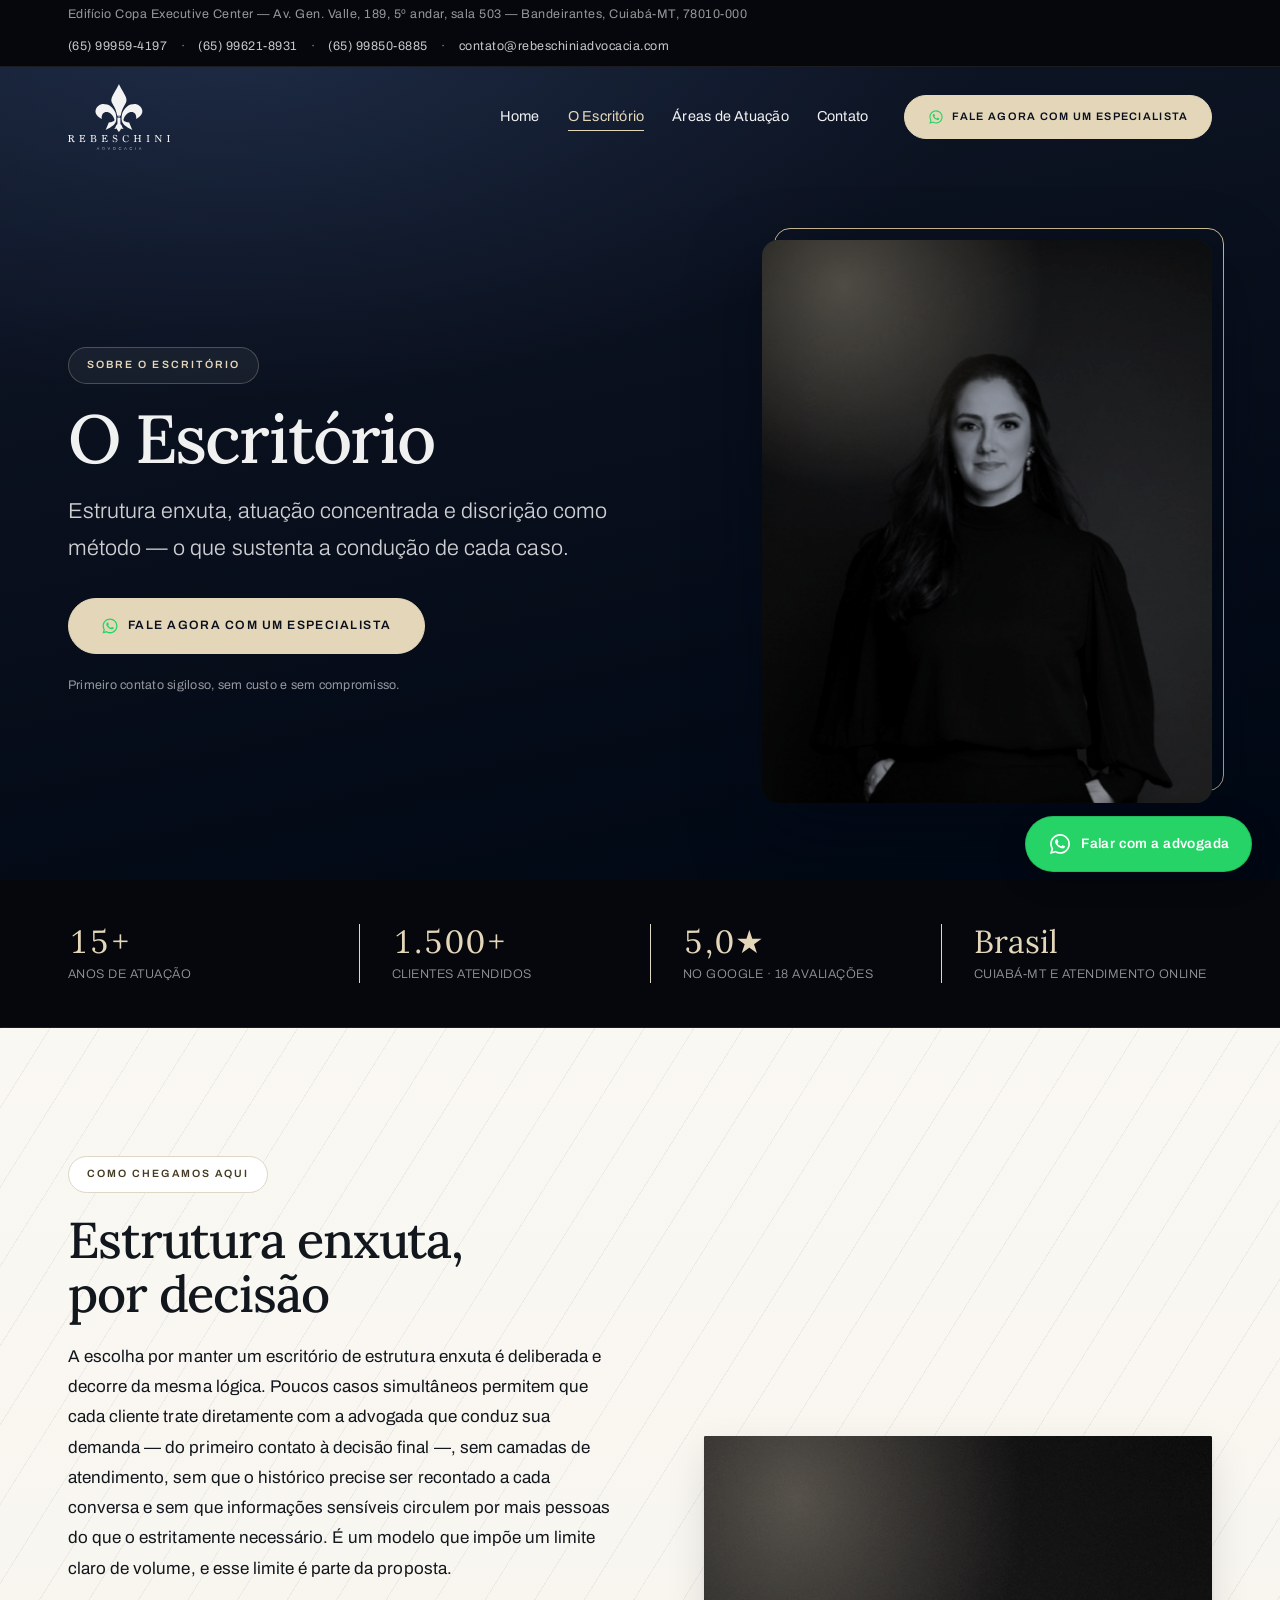
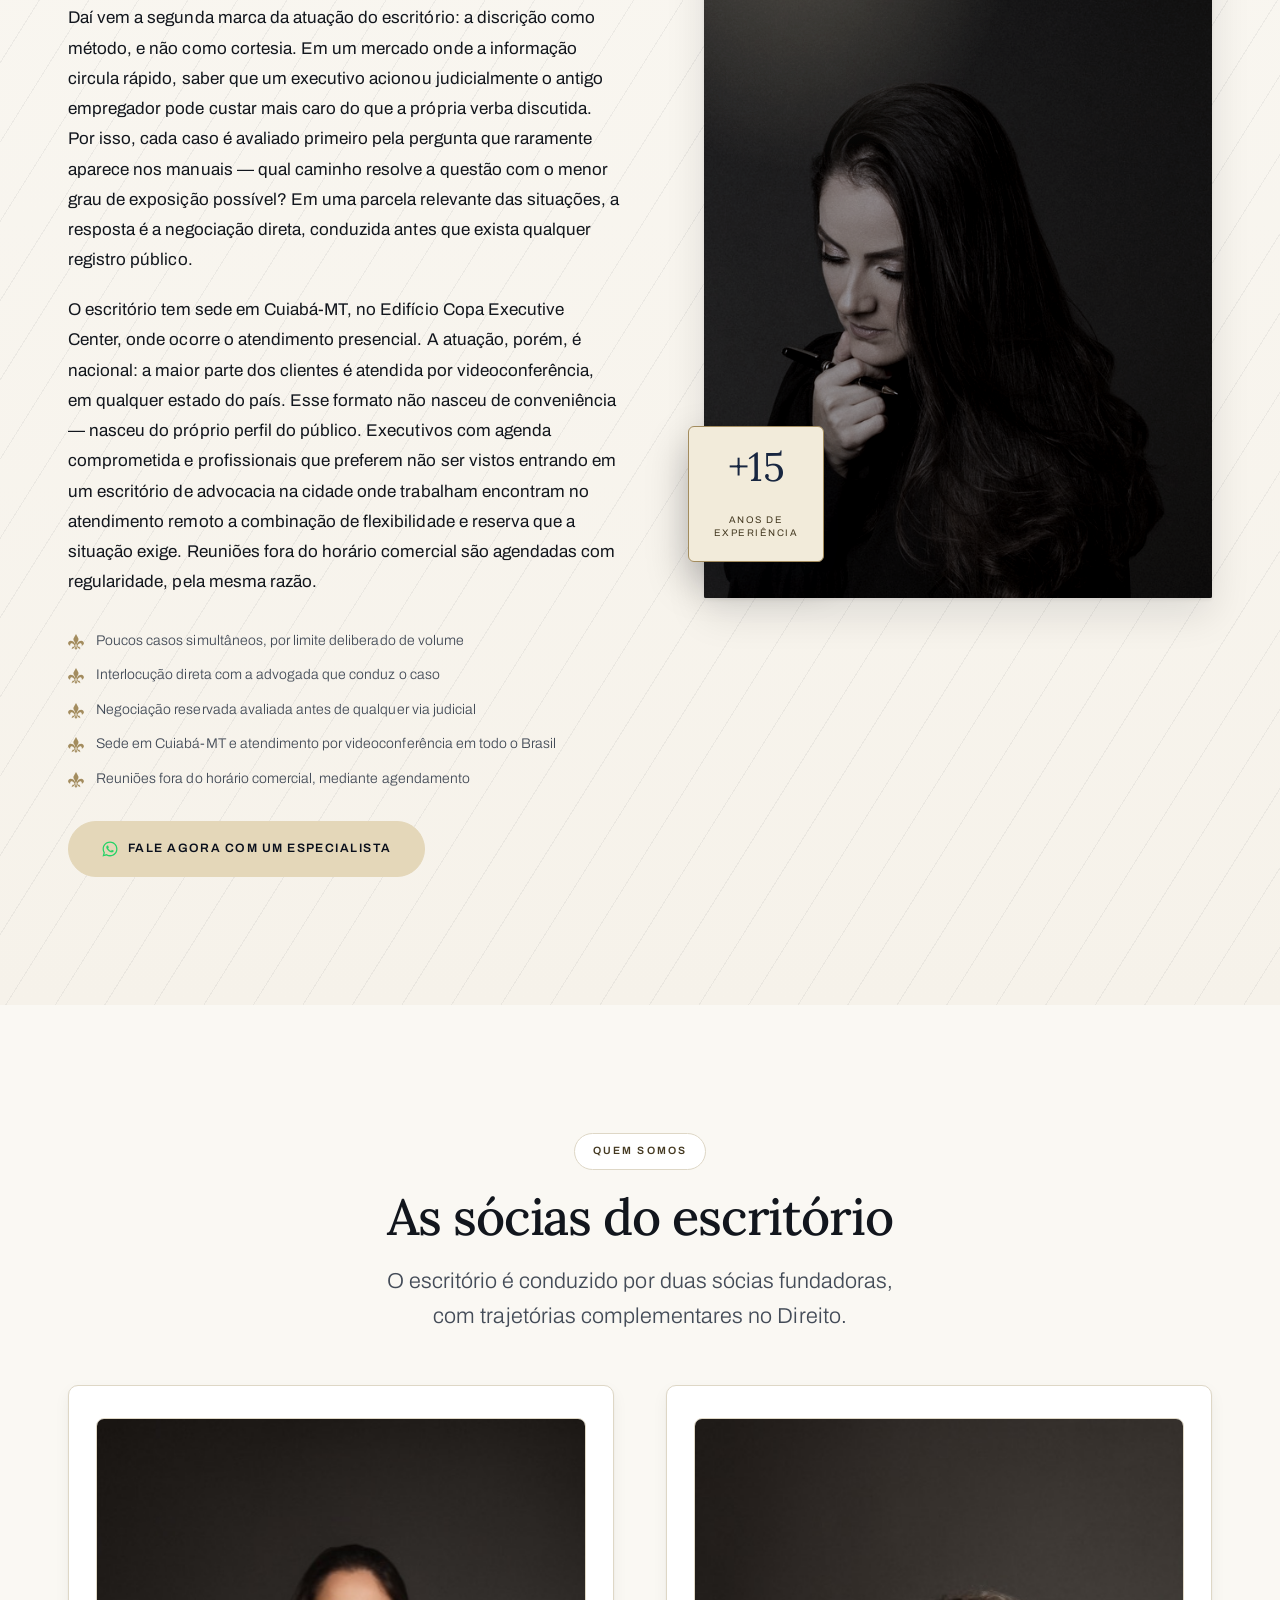
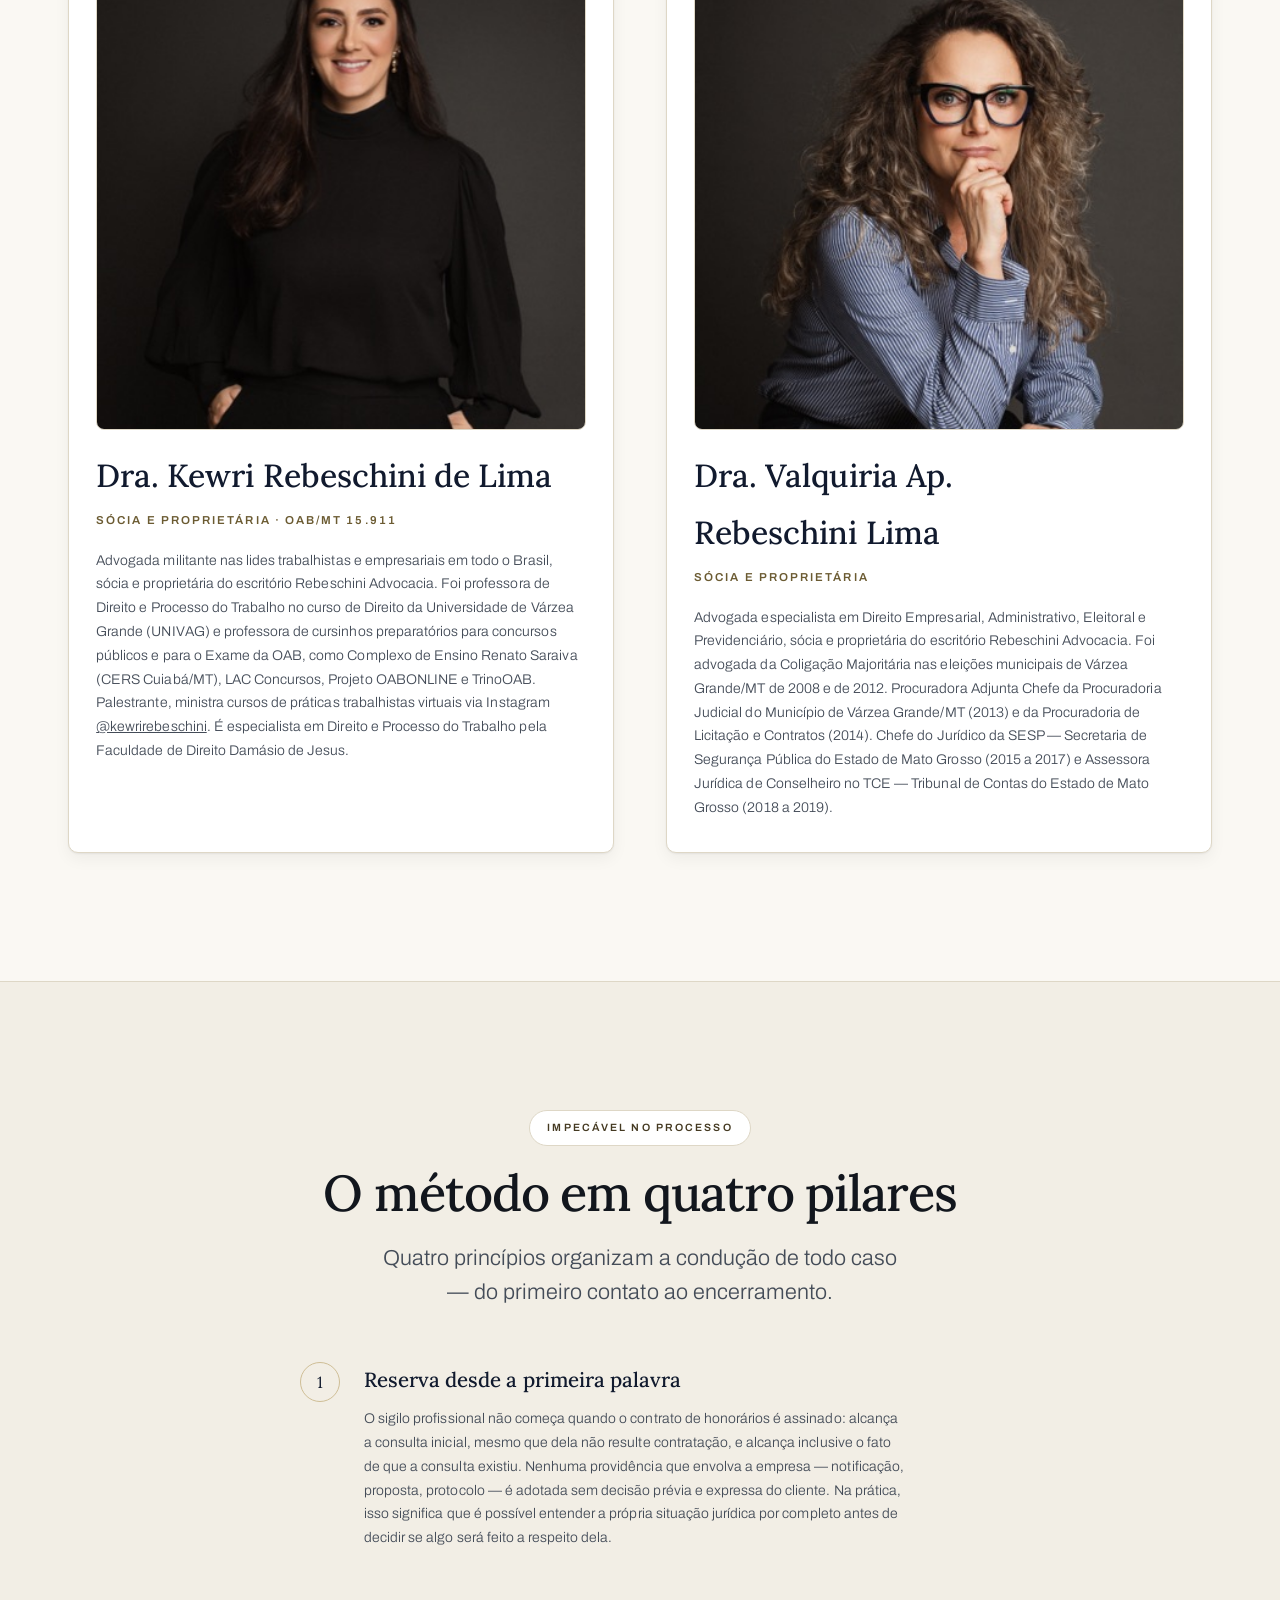
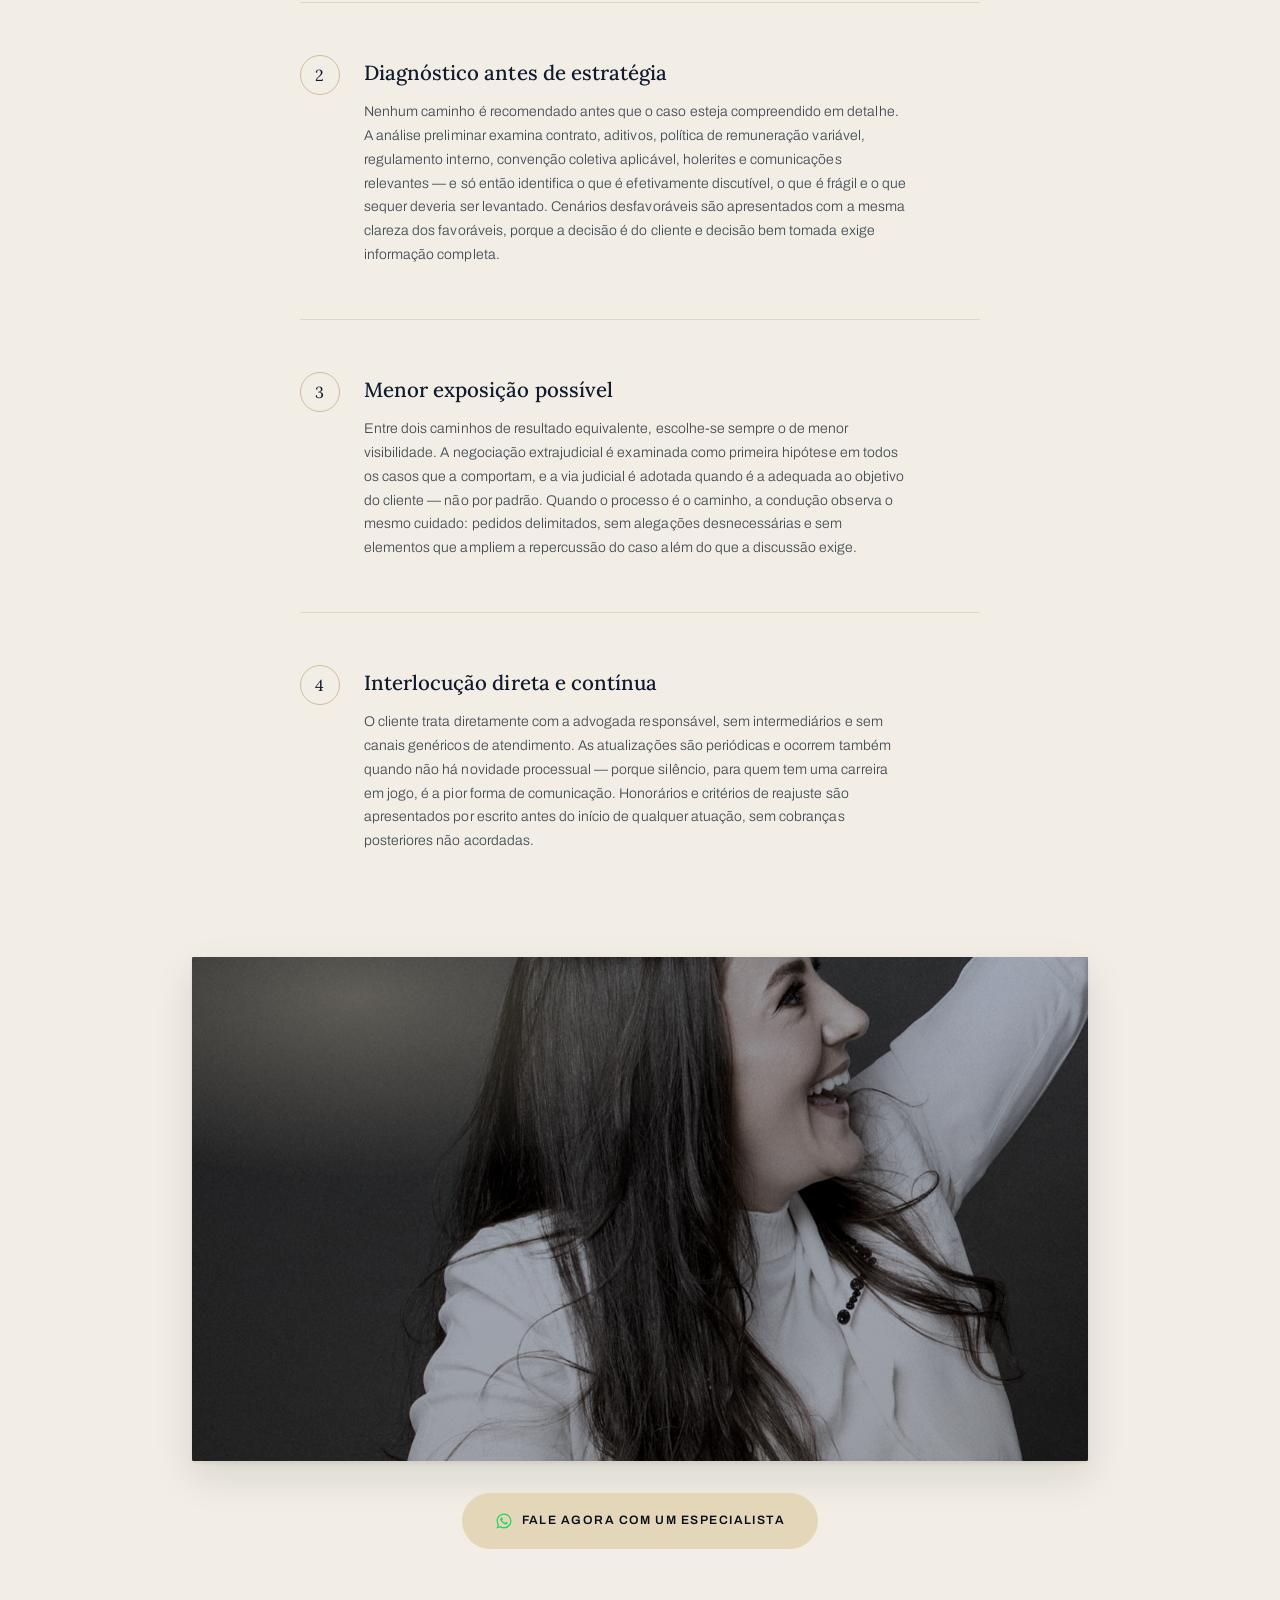
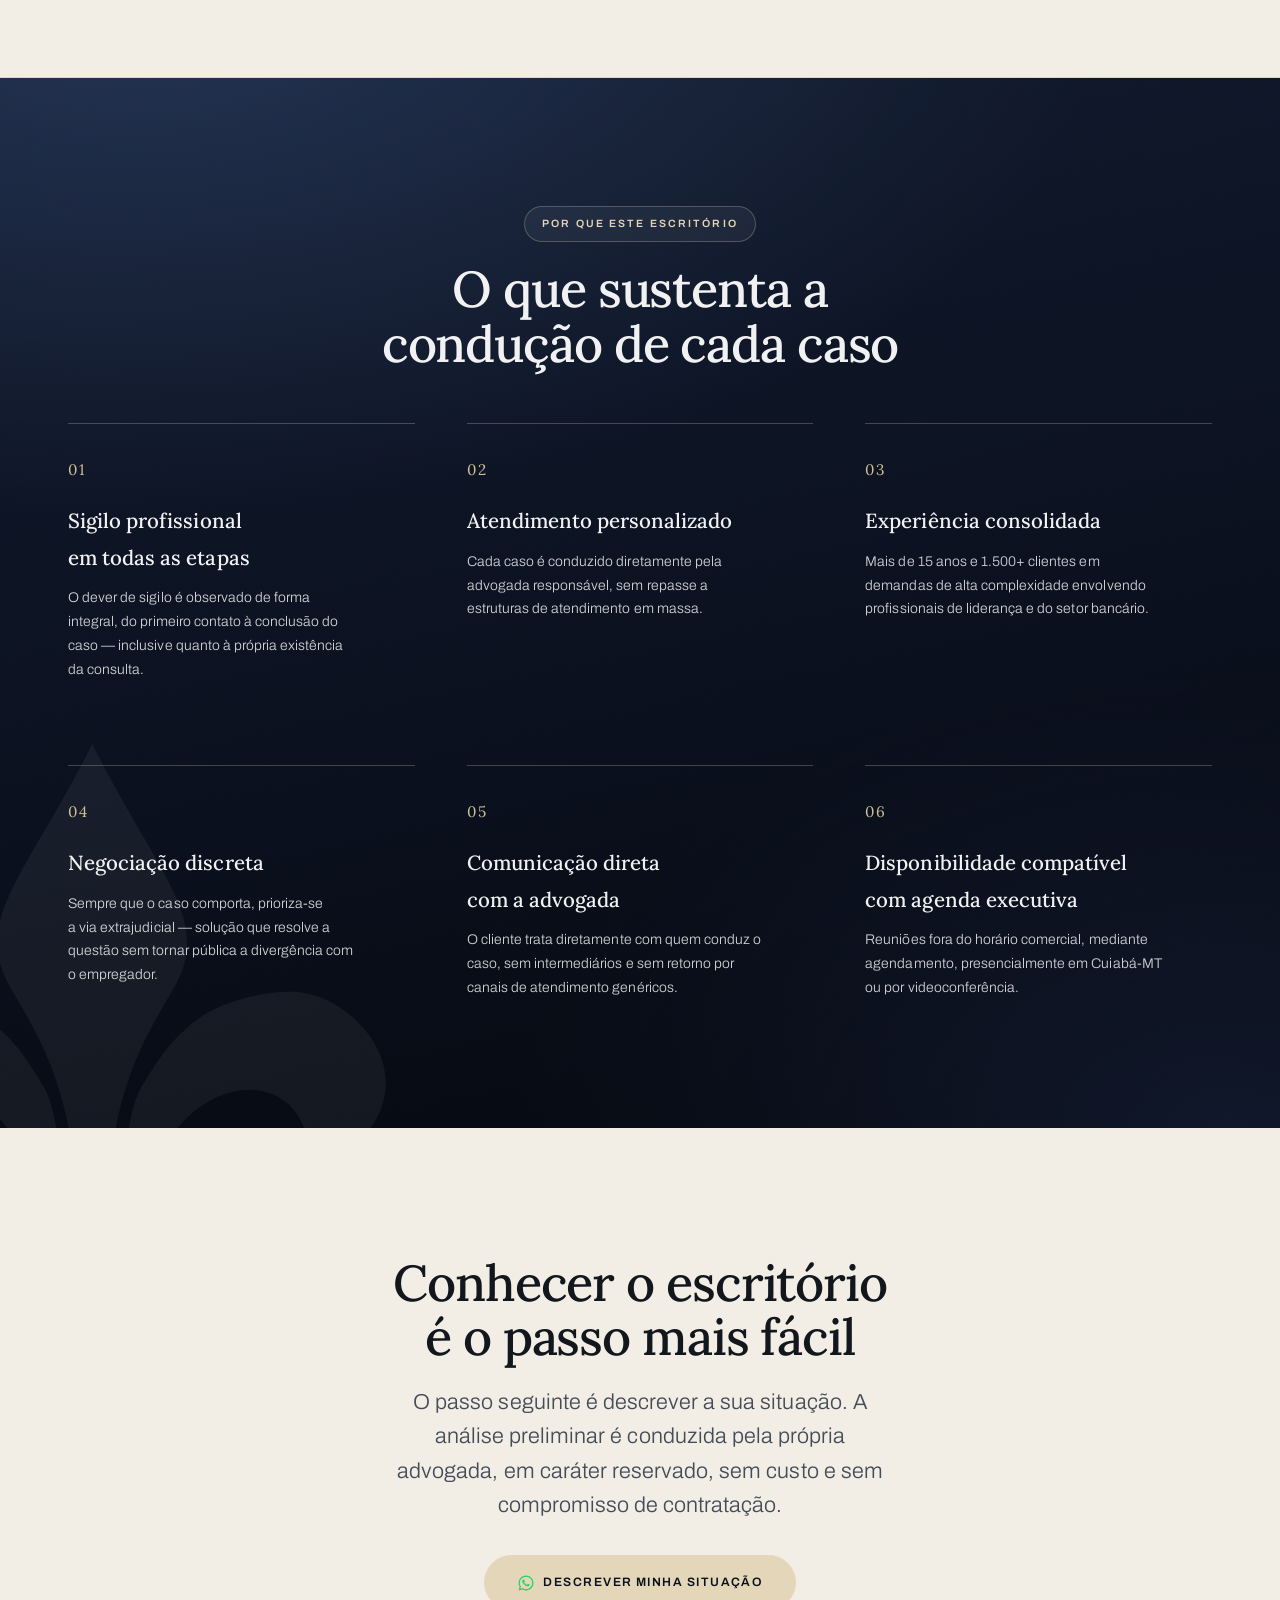
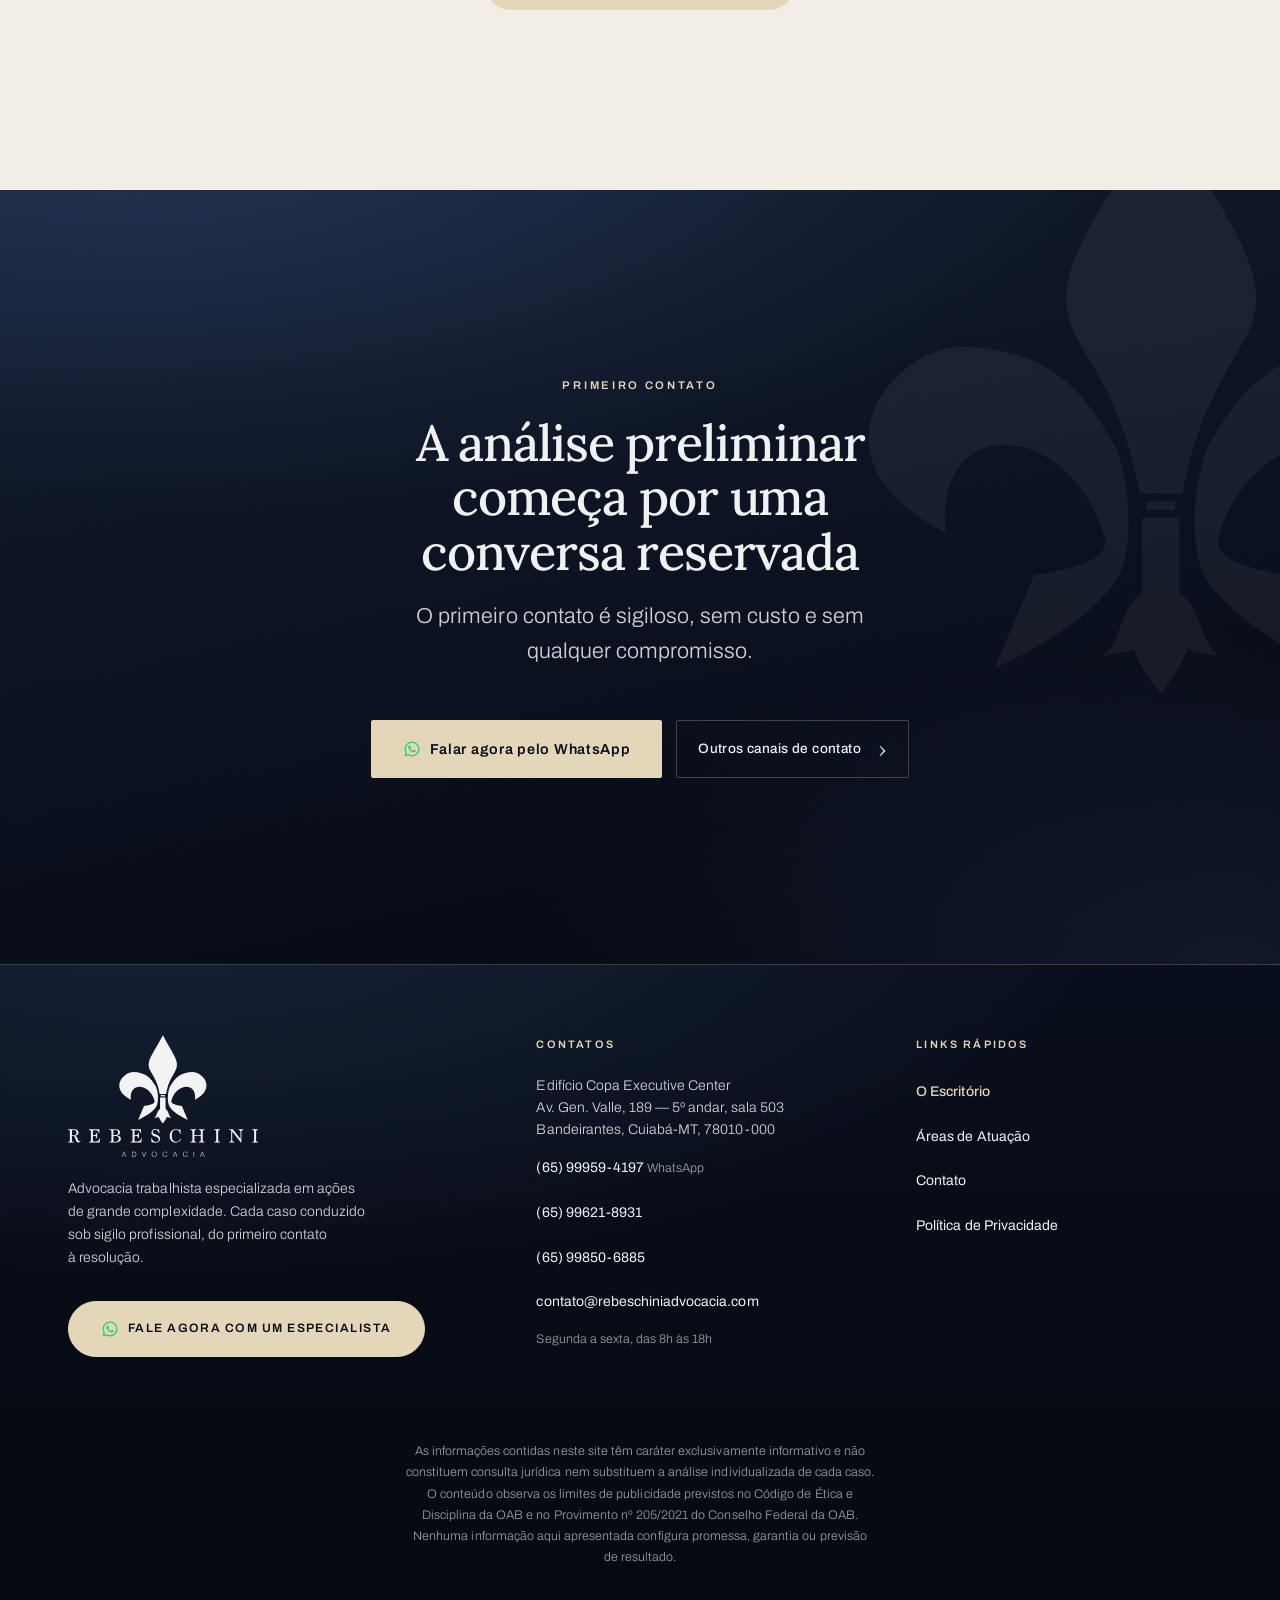
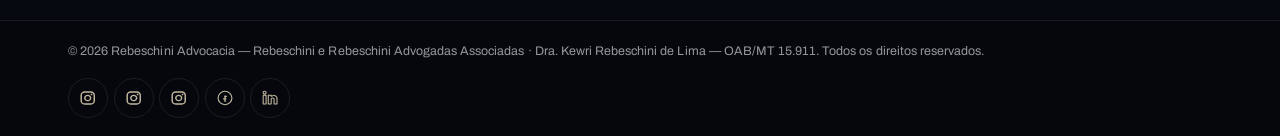
<file: o-escritorio.html>
<!DOCTYPE html>
<html lang="pt-BR">
<head>
<meta charset="utf-8">
<meta name="viewport" content="width=device-width, initial-scale=1">
<title>O Escritório | Rebeschini Advocacia Trabalhista</title>
<meta name="description" content="Estrutura enxuta, discrição como método e interlocução direta com a advogada. Como o escritório conduz casos de bancários, diretores e executivos.">
<meta name="robots" content="index, follow">
<link rel="canonical" href="https://trabalhista.rebeschiniadvocacia.com/o-escritorio.html">

<meta property="og:type" content="website">
<meta property="og:locale" content="pt_BR">
<meta property="og:site_name" content="Rebeschini Advocacia">
<meta property="og:title" content="O Escritório — Rebeschini Advocacia">
<meta property="og:description" content="Poucos casos simultâneos, atendimento direto com a advogada responsável e a menor exposição possível como critério de estratégia.">
<meta property="og:url" content="https://trabalhista.rebeschiniadvocacia.com/o-escritorio.html">
<meta property="og:image" content="https://trabalhista.rebeschiniadvocacia.com/assets/photos/kewri-05-1200.jpg">
<meta property="og:image:alt" content="Rebeschini Advocacia — Direito do Trabalho para executivos e bancários">
<meta name="twitter:card" content="summary_large_image">
<meta name="twitter:title" content="O Escritório — Rebeschini Advocacia">
<meta name="twitter:description" content="Poucos casos simultâneos, atendimento direto com a advogada responsável e a menor exposição possível como critério de estratégia.">
<meta name="twitter:image" content="https://trabalhista.rebeschiniadvocacia.com/assets/photos/kewri-05-1200.jpg">

<meta name="theme-color" content="#090F1C">
<link rel="icon" href="assets/symbol-blue.svg" type="image/svg+xml">

<link rel="preconnect" href="https://fonts.googleapis.com">
<link rel="preconnect" href="https://fonts.gstatic.com" crossorigin>
<link rel="preload" as="style" href="https://fonts.googleapis.com/css2?family=Archivo:wght@300;400;500;600&family=Lora:ital,wght@0,400;0,500;0,600;1,400;1,500&display=swap">
<link rel="stylesheet" href="https://fonts.googleapis.com/css2?family=Archivo:wght@300;400;500;600&family=Lora:ital,wght@0,400;0,500;0,600;1,400;1,500&display=swap">
<link rel="stylesheet" href="css/styles.css?v=20260729">
<script>document.documentElement.classList.add('js');</script>

<script type="application/ld+json">
{
  "@context": "https://schema.org",
  "@type": "LegalService",
  "@id": "https://trabalhista.rebeschiniadvocacia.com/#escritorio",
  "name": "Rebeschini Advocacia",
  "legalName": "Rebeschini e Rebeschini Advogadas Associadas",
  "description": "Direito do Trabalho para bancários, diretores e executivos. Rescisões de alta complexidade, remuneração variável, assédio corporativo e cláusulas restritivas de contrato, com sigilo profissional.",
  "url": "https://trabalhista.rebeschiniadvocacia.com/",
  "image": "https://trabalhista.rebeschiniadvocacia.com/assets/photos/kewri-hero-1280.jpg",
  "logo": "https://trabalhista.rebeschiniadvocacia.com/assets/logo-blue.svg",
  "telephone": "+5565999594197",
  "contactPoint": [
    { "@type": "ContactPoint", "telephone": "+5565999594197", "contactType": "customer service", "areaServed": "BR", "availableLanguage": "Portuguese" },
    { "@type": "ContactPoint", "telephone": "+5565996218931", "contactType": "customer service", "areaServed": "BR", "availableLanguage": "Portuguese" },
    { "@type": "ContactPoint", "telephone": "+5565998506885", "contactType": "customer service", "areaServed": "BR", "availableLanguage": "Portuguese" }
  ],
  "email": "contato@rebeschiniadvocacia.com",
  "priceRange": "$$$",
  "address": {
    "@type": "PostalAddress",
    "streetAddress": "Av. Gen. Valle, 189, Edifício Copa Executive Center, 5º andar, sala 503, Bandeirantes",
    "addressLocality": "Cuiabá",
    "addressRegion": "MT",
    "postalCode": "78010-000",
    "addressCountry": "BR"
  },
  "openingHoursSpecification": {
    "@type": "OpeningHoursSpecification",
    "dayOfWeek": ["Monday", "Tuesday", "Wednesday", "Thursday", "Friday"],
    "opens": "08:00", "closes": "18:00"
  },
  "areaServed": [
    { "@type": "Country", "name": "Brasil" },
    { "@type": "City", "name": "Cuiabá" }
  ],
  "founder": [
    { "@type": "Person", "name": "Kewri Rebeschini de Lima", "jobTitle": "Advogada" },
    { "@type": "Person", "name": "Valquiria Ap. Rebeschini Lima", "jobTitle": "Advogada" }
  ],
  "sameAs": [
    "https://www.instagram.com/rebeschiniadvocacia/",
    "https://www.instagram.com/rebeschiniadvocaciabancarios/",
    "https://www.instagram.com/kewrirebeschini/",
    "https://www.facebook.com/RebeschinieRebeschiniadvogadasassociadas",
    "https://www.linkedin.com/in/kewri-rebeschini/"
  ]
}
</script>
<link rel="stylesheet" href="css/internas.css?v=20260729">
<script type="application/ld+json">
{
  "@context": "https://schema.org",
  "@type": "BreadcrumbList",
  "itemListElement": [
    {
      "@type": "ListItem",
      "position": 1,
      "name": "Início",
      "item": "https://trabalhista.rebeschiniadvocacia.com/"
    },
    {
      "@type": "ListItem",
      "position": 2,
      "name": "O Escritório",
      "item": "https://trabalhista.rebeschiniadvocacia.com/o-escritorio.html"
    }
  ]
}
</script>
</head>
<body data-pagina="escritorio">

<a class="skip-link" href="#conteudo">Ir para o conteúdo principal</a>

<!-- ============ TOPBAR + HEADER ============ -->
<div class="topbar">
  <div class="wrap topbar-inner">
    <p class="topbar-endereco">Edifício Copa Executive Center — Av. Gen. Valle, 189, 5º andar, sala 503 — Bandeirantes, Cuiabá-MT, 78010-000</p>
    <p class="topbar-contatos">
      <a href="tel:+5565999594197">(65) 99959-4197</a>
      <span class="topbar-sep" aria-hidden="true">·</span>
      <a href="tel:+5565996218931">(65) 99621-8931</a>
      <span class="topbar-sep" aria-hidden="true">·</span>
      <a href="tel:+5565998506885">(65) 99850-6885</a>
      <span class="topbar-sep" aria-hidden="true">·</span>
      <a href="mailto:contato@rebeschiniadvocacia.com">contato@rebeschiniadvocacia.com</a>
    </p>
  </div>
</div>

<header class="site-header site-header--escuro" id="topo" data-header>
  <div class="wrap header-inner">
    <a class="brand" href="index.html" aria-label="Rebeschini Advocacia — página inicial">
      <img src="assets/logo-white.svg" alt="Rebeschini Advocacia" class="brand-logo brand-logo--light" width="200" height="128">
      <img src="assets/logo-blue.svg" alt="" aria-hidden="true" class="brand-logo brand-logo--dark" width="200" height="128">
    </a>

    <nav class="nav" id="nav-principal" aria-label="Navegação principal">
      <ul class="nav-list">
        <li><a href="index.html">Home</a></li>
        <li><a href="o-escritorio.html" aria-current="page">O Escritório</a></li>
        <li><a href="areas-de-atuacao.html">Áreas de Atuação</a></li>
        <li><a href="contato.html">Contato</a></li>
      </ul>
      <div class="nav-acoes">
        <a class="btn btn--gold btn--pill btn--sm nav-cta" href="https://wa.me/5565999594197?text=Ol%C3%A1.%20Gostaria%20de%20agendar%20uma%20an%C3%A1lise%20confidencial%20do%20meu%20caso%20trabalhista." target="_blank" rel="noopener noreferrer"><svg class="icone-wa" viewBox="0 0 24 24" width="16" height="16" aria-hidden="true" focusable="false"><path fill="currentColor" d="M12.04 2C6.58 2 2.13 6.45 2.13 11.91c0 1.75.46 3.45 1.32 4.95L2 22l5.25-1.38a9.9 9.9 0 0 0 4.79 1.22h.01c5.46 0 9.91-4.45 9.91-9.91C21.96 6.45 17.5 2 12.04 2Zm0 18.15h-.01a8.2 8.2 0 0 1-4.19-1.15l-.3-.18-3.12.82.83-3.04-.2-.31a8.19 8.19 0 0 1-1.26-4.38c0-4.54 3.7-8.23 8.25-8.23a8.23 8.23 0 0 1 8.24 8.24c0 4.54-3.7 8.23-8.24 8.23Zm4.52-6.16c-.25-.12-1.47-.72-1.69-.8-.23-.09-.39-.13-.56.12-.16.25-.64.8-.78.97-.15.16-.29.18-.54.06-.25-.12-1.05-.39-1.99-1.23-.74-.66-1.24-1.47-1.38-1.72-.15-.25-.02-.38.11-.51.11-.11.25-.29.37-.44.13-.15.17-.25.25-.41.09-.16.04-.31-.02-.43-.06-.12-.56-1.34-.76-1.84-.2-.48-.4-.42-.56-.42h-.47c-.16 0-.43.06-.65.31-.22.25-.85.83-.85 2.03s.87 2.35.99 2.51c.12.16 1.71 2.61 4.14 3.66.58.25 1.03.4 1.38.51.58.19 1.11.16 1.53.1.47-.07 1.47-.6 1.68-1.18.21-.58.21-1.07.14-1.18-.06-.11-.22-.17-.47-.29Z"/></svg>Fale agora com um especialista</a>
        <p class="nav-apoio">Atendimento sob sigilo profissional</p>
      </div>
    </nav>

    <button class="nav-toggle" type="button" aria-expanded="false" aria-controls="nav-principal" aria-label="Abrir menu de navegação" data-nav-toggle>
      <span class="nav-toggle-bar" aria-hidden="true"></span>
      <span class="nav-toggle-bar" aria-hidden="true"></span>
    </button>
  </div>
</header>

<main id="conteudo">

  <!-- ============ HERO INTERNO ============ -->
  <section class="hero-interna superficie-navy grain" aria-labelledby="pagina-titulo">
    <span class="watermark watermark--dir" aria-hidden="true"></span>
    <div class="wrap hero-interna-grid">
      <div class="hero-interna-texto">
        <p class="pill-label pill-label--escuro reveal">Sobre o escritório</p>
        <h1 class="d2 reveal" id="pagina-titulo">O Escritório</h1>
        <p class="hero-interna-lead reveal">Estrutura enxuta, atuação concentrada e discrição como método — o que sustenta a condução de cada caso.</p>
        <div class="reveal"><a class="btn btn--gold btn--pill" href="https://wa.me/5565999594197?text=Ol%C3%A1.%20Gostaria%20de%20falar%20com%20a%20Dra.%20Kewri%20sobre%20o%20meu%20caso." target="_blank" rel="noopener noreferrer"><svg class="icone-wa" viewBox="0 0 24 24" width="18" height="18" aria-hidden="true" focusable="false"><path fill="currentColor" d="M12.04 2C6.58 2 2.13 6.45 2.13 11.91c0 1.75.46 3.45 1.32 4.95L2 22l5.25-1.38a9.9 9.9 0 0 0 4.79 1.22h.01c5.46 0 9.91-4.45 9.91-9.91C21.96 6.45 17.5 2 12.04 2Zm0 18.15h-.01a8.2 8.2 0 0 1-4.19-1.15l-.3-.18-3.12.82.83-3.04-.2-.31a8.19 8.19 0 0 1-1.26-4.38c0-4.54 3.7-8.23 8.25-8.23a8.23 8.23 0 0 1 8.24 8.24c0 4.54-3.7 8.23-8.24 8.23Zm4.52-6.16c-.25-.12-1.47-.72-1.69-.8-.23-.09-.39-.13-.56.12-.16.25-.64.8-.78.97-.15.16-.29.18-.54.06-.25-.12-1.05-.39-1.99-1.23-.74-.66-1.24-1.47-1.38-1.72-.15-.25-.02-.38.11-.51.11-.11.25-.29.37-.44.13-.15.17-.25.25-.41.09-.16.04-.31-.02-.43-.06-.12-.56-1.34-.76-1.84-.2-.48-.4-.42-.56-.42h-.47c-.16 0-.43.06-.65.31-.22.25-.85.83-.85 2.03s.87 2.35.99 2.51c.12.16 1.71 2.61 4.14 3.66.58.25 1.03.4 1.38.51.58.19 1.11.16 1.53.1.47-.07 1.47-.6 1.68-1.18.21-.58.21-1.07.14-1.18-.06-.11-.22-.17-.47-.29Z"/></svg>Fale agora com um especialista</a></div>
        <p class="hero-interna-nota reveal">Primeiro contato sigiloso, sem custo e sem compromisso.</p>
      </div>
      <figure class="hero-card hero-card--interna reveal">
        <span class="hero-card-moldura" aria-hidden="true"></span>
        <div class="foto"><img src="assets/photos/kewri-07-1200.jpg"
           srcset="assets/photos/kewri-07-600.jpg 600w, assets/photos/kewri-07-1200.jpg 1200w"
           sizes="(min-width: 900px) 40vw, 88vw"
           alt="Retrato da Dra. Kewri Rebeschini" width="800" height="1200" fetchpriority="high" decoding="async"></div>
      </figure>
    </div>
  </section>

  <!-- ============ NÚMEROS ============ -->
  <section class="faixa-numeros-interna" aria-label="O escritório em números">
    <div class="wrap">
      <ul class="numeros-grid">
        <li class="reveal"><span class="num-valor">15+</span><span class="num-label">anos de atuação</span></li>
        <li class="reveal"><span class="num-valor">1.500+</span><span class="num-label">clientes atendidos</span></li>
        <li class="reveal"><span class="num-valor">5,0★</span><span class="num-label">no Google · 18 avaliações</span></li>
        <li class="reveal"><span class="num-valor">Brasil</span><span class="num-label">Cuiabá-MT e atendimento online</span></li>
      </ul>
    </div>
  </section>

  <!-- ============ HISTÓRIA + POSICIONAMENTO ============ -->
  <section class="section sobre-esboco" id="historia" aria-labelledby="historia-titulo">
    <div class="wrap sobre-esboco-grid">
      <div class="sobre-esboco-texto">
        <p class="pill-label reveal">Como chegamos aqui</p>
        <h2 class="t1 reveal" id="historia-titulo">Estrutura enxuta, por decisão</h2>
        <p class="reveal">A escolha por manter um escritório de estrutura enxuta é deliberada e decorre da mesma lógica. Poucos casos simultâneos permitem que cada cliente trate diretamente com a advogada que conduz sua demanda — do primeiro contato à decisão final —, sem camadas de atendimento, sem que o histórico precise ser recontado a cada conversa e sem que informações sensíveis circulem por mais pessoas do que o estritamente necessário. É um modelo que impõe um limite claro de volume, e esse limite é parte da proposta.</p>
        <p class="reveal">Daí vem a segunda marca da atuação do escritório: a discrição como método, e não como cortesia. Em um mercado onde a informação circula rápido, saber que um executivo acionou judicialmente o antigo empregador pode custar mais caro do que a própria verba discutida. Por isso, cada caso é avaliado primeiro pela pergunta que raramente aparece nos manuais — qual caminho resolve a questão com o menor grau de exposição possível? Em uma parcela relevante das situações, a resposta é a negociação direta, conduzida antes que exista qualquer registro público.</p>
        <p class="reveal">O escritório tem sede em Cuiabá-MT, no Edifício Copa Executive Center, onde ocorre o atendimento presencial. A atuação, porém, é nacional: a maior parte dos clientes é atendida por videoconferência, em qualquer estado do país. Esse formato não nasceu de conveniência — nasceu do próprio perfil do público. Executivos com agenda comprometida e profissionais que preferem não ser vistos entrando em um escritório de advocacia na cidade onde trabalham encontram no atendimento remoto a combinação de flexibilidade e reserva que a situação exige. Reuniões fora do horário comercial são agendadas com regularidade, pela mesma razão.</p>
        <ul class="bullets-ouro reveal">
          <li>Poucos casos simultâneos, por limite deliberado de volume</li>
          <li>Interlocução direta com a advogada que conduz o caso</li>
          <li>Negociação reservada avaliada antes de qualquer via judicial</li>
          <li>Sede em Cuiabá-MT e atendimento por videoconferência em todo o Brasil</li>
          <li>Reuniões fora do horário comercial, mediante agendamento</li>
        </ul>
        <p class="secao-acoes reveal">
          <a class="btn btn--gold btn--pill" href="https://wa.me/5565999594197?text=Ol%C3%A1.%20Gostaria%20de%20falar%20com%20a%20Dra.%20Kewri%20sobre%20o%20meu%20caso." target="_blank" rel="noopener noreferrer"><svg class="icone-wa" viewBox="0 0 24 24" width="18" height="18" aria-hidden="true" focusable="false"><path fill="currentColor" d="M12.04 2C6.58 2 2.13 6.45 2.13 11.91c0 1.75.46 3.45 1.32 4.95L2 22l5.25-1.38a9.9 9.9 0 0 0 4.79 1.22h.01c5.46 0 9.91-4.45 9.91-9.91C21.96 6.45 17.5 2 12.04 2Zm0 18.15h-.01a8.2 8.2 0 0 1-4.19-1.15l-.3-.18-3.12.82.83-3.04-.2-.31a8.19 8.19 0 0 1-1.26-4.38c0-4.54 3.7-8.23 8.25-8.23a8.23 8.23 0 0 1 8.24 8.24c0 4.54-3.7 8.23-8.24 8.23Zm4.52-6.16c-.25-.12-1.47-.72-1.69-.8-.23-.09-.39-.13-.56.12-.16.25-.64.8-.78.97-.15.16-.29.18-.54.06-.25-.12-1.05-.39-1.99-1.23-.74-.66-1.24-1.47-1.38-1.72-.15-.25-.02-.38.11-.51.11-.11.25-.29.37-.44.13-.15.17-.25.25-.41.09-.16.04-.31-.02-.43-.06-.12-.56-1.34-.76-1.84-.2-.48-.4-.42-.56-.42h-.47c-.16 0-.43.06-.65.31-.22.25-.85.83-.85 2.03s.87 2.35.99 2.51c.12.16 1.71 2.61 4.14 3.66.58.25 1.03.4 1.38.51.58.19 1.11.16 1.53.1.47-.07 1.47-.6 1.68-1.18.21-.58.21-1.07.14-1.18-.06-.11-.22-.17-.47-.29Z"/></svg>Fale agora com um especialista</a>
        </p>
      </div>
      <figure class="foto-badge reveal">
        <div class="foto foto--moldura"><img src="assets/photos/kewri-05-1200.jpg"
           srcset="assets/photos/kewri-05-600.jpg 600w, assets/photos/kewri-05-1200.jpg 1200w"
           sizes="(min-width: 900px) 42vw, 90vw"
           alt="Dra. Kewri Rebeschini orientando a análise de um caso" width="800" height="1200" loading="lazy" decoding="async"></div>
        <p class="badge-anos">
          <span class="badge-anos-num">+15</span>
          <span class="badge-anos-txt">anos de<br>experiência</span>
        </p>
      </figure>
    </div>
  </section>

  <!-- ============ QUEM SOMOS — AS SÓCIAS ============ -->
  <section class="section" id="quem-somos" aria-labelledby="socias-titulo">
    <div class="wrap">
      <header class="secao-centro">
        <p class="pill-label reveal">Quem somos</p>
        <h2 class="t1 reveal" id="socias-titulo">As sócias do escritório</h2>
        <p class="linha-apoio reveal">O escritório é conduzido por duas sócias fundadoras, com trajetórias complementares no Direito.</p>
      </header>
      <ul class="socias-grid">
        <li class="socia-card reveal">
          <figure class="socia-foto">
            <img src="assets/photos/kewri-06-1200.jpg"
               srcset="assets/photos/kewri-06-600.jpg 600w, assets/photos/kewri-06-1200.jpg 1200w"
               sizes="(min-width: 900px) 38vw, 88vw"
               alt="Retrato da Dra. Kewri Rebeschini de Lima" width="800" height="1000" loading="lazy" decoding="async">
          </figure>
          <div>
            <h3 class="socia-nome">Dra. Kewri Rebeschini de Lima</h3>
            <p class="socia-cargo">Sócia e proprietária · OAB/MT 15.911</p>
          </div>
          <p class="socia-bio">Advogada militante nas lides trabalhistas e empresariais em todo o Brasil, sócia e proprietária do escritório Rebeschini Advocacia. Foi professora de Direito e Processo do Trabalho no curso de Direito da Universidade de Várzea Grande (UNIVAG) e professora de cursinhos preparatórios para concursos públicos e para o Exame da OAB, como Complexo de Ensino Renato Saraiva (CERS Cuiabá/MT), LAC Concursos, Projeto OABONLINE e TrinoOAB. Palestrante, ministra cursos de práticas trabalhistas virtuais via Instagram <a href="https://www.instagram.com/kewrirebeschini/" target="_blank" rel="noopener noreferrer">@kewrirebeschini</a>. É especialista em Direito e Processo do Trabalho pela Faculdade de Direito Damásio de Jesus.</p>
        </li>
        <li class="socia-card reveal">
          <figure class="socia-foto">
            <img src="assets/photos/valquiria-01-1200.jpg"
               srcset="assets/photos/valquiria-01-600.jpg 600w, assets/photos/valquiria-01-1200.jpg 1200w"
               sizes="(min-width: 900px) 38vw, 88vw"
               alt="Retrato da Dra. Valquiria Ap. Rebeschini Lima" width="800" height="1000" loading="lazy" decoding="async">
          </figure>
          <div>
            <h3 class="socia-nome">Dra. Valquiria Ap. Rebeschini Lima</h3>
            <p class="socia-cargo">Sócia e proprietária</p>
          </div>
          <p class="socia-bio">Advogada especialista em Direito Empresarial, Administrativo, Eleitoral e Previdenciário, sócia e proprietária do escritório Rebeschini Advocacia. Foi advogada da Coligação Majoritária nas eleições municipais de Várzea Grande/MT de 2008 e de 2012. Procuradora Adjunta Chefe da Procuradoria Judicial do Município de Várzea Grande/MT (2013) e da Procuradoria de Licitação e Contratos (2014). Chefe do Jurídico da SESP — Secretaria de Segurança Pública do Estado de Mato Grosso (2015 a 2017) e Assessora Jurídica de Conselheiro no TCE — Tribunal de Contas do Estado de Mato Grosso (2018 a 2019).</p>
        </li>
      </ul>
    </div>
  </section>

  <!-- ============ MÉTODO EM 4 PILARES ============ -->
  <section class="section secao-creme metodo-interna" id="metodo" aria-labelledby="metodo-titulo">
    <span class="watermark" aria-hidden="true"></span>
    <div class="wrap">
      <header class="secao-centro">
        <p class="pill-label reveal">Impecável no processo</p>
        <h2 class="t1 reveal" id="metodo-titulo">O método em quatro pilares</h2>
        <p class="linha-apoio reveal">Quatro princípios organizam a condução de todo caso — do primeiro contato ao encerramento.</p>
      </header>
      <ol class="metodo-lista">
        <li class="metodo-item reveal">
          <span class="metodo-num" aria-hidden="true">1</span>
          <div>
            <h3 class="metodo-titulo">Reserva desde a primeira palavra</h3>
            <p class="metodo-desc">O sigilo profissional não começa quando o contrato de honorários é assinado: alcança a consulta inicial, mesmo que dela não resulte contratação, e alcança inclusive o fato de que a consulta existiu. Nenhuma providência que envolva a empresa — notificação, proposta, protocolo — é adotada sem decisão prévia e expressa do cliente. Na prática, isso significa que é possível entender a própria situação jurídica por completo antes de decidir se algo será feito a respeito dela.</p>
          </div>
        </li>
        <li class="metodo-item reveal">
          <span class="metodo-num" aria-hidden="true">2</span>
          <div>
            <h3 class="metodo-titulo">Diagnóstico antes de estratégia</h3>
            <p class="metodo-desc">Nenhum caminho é recomendado antes que o caso esteja compreendido em detalhe. A análise preliminar examina contrato, aditivos, política de remuneração variável, regulamento interno, convenção coletiva aplicável, holerites e comunicações relevantes — e só então identifica o que é efetivamente discutível, o que é frágil e o que sequer deveria ser levantado. Cenários desfavoráveis são apresentados com a mesma clareza dos favoráveis, porque a decisão é do cliente e decisão bem tomada exige informação completa.</p>
          </div>
        </li>
        <li class="metodo-item reveal">
          <span class="metodo-num" aria-hidden="true">3</span>
          <div>
            <h3 class="metodo-titulo">Menor exposição possível</h3>
            <p class="metodo-desc">Entre dois caminhos de resultado equivalente, escolhe-se sempre o de menor visibilidade. A negociação extrajudicial é examinada como primeira hipótese em todos os casos que a comportam, e a via judicial é adotada quando é a adequada ao objetivo do cliente — não por padrão. Quando o processo é o caminho, a condução observa o mesmo cuidado: pedidos delimitados, sem alegações desnecessárias e sem elementos que ampliem a repercussão do caso além do que a discussão exige.</p>
          </div>
        </li>
        <li class="metodo-item reveal">
          <span class="metodo-num" aria-hidden="true">4</span>
          <div>
            <h3 class="metodo-titulo">Interlocução direta e contínua</h3>
            <p class="metodo-desc">O cliente trata diretamente com a advogada responsável, sem intermediários e sem canais genéricos de atendimento. As atualizações são periódicas e ocorrem também quando não há novidade processual — porque silêncio, para quem tem uma carreira em jogo, é a pior forma de comunicação. Honorários e critérios de reajuste são apresentados por escrito antes do início de qualquer atuação, sem cobranças posteriores não acordadas.</p>
          </div>
        </li>
      </ol>
      <figure class="metodo-foto-larga reveal">
        <div class="foto foto--moldura"><img src="assets/photos/kewri-08-1200.jpg"
           srcset="assets/photos/kewri-08-600.jpg 600w, assets/photos/kewri-08-1200.jpg 1200w"
           sizes="(min-width: 1024px) 70vw, 92vw"
           alt="Dra. Kewri Rebeschini comemorando o resultado de um caso" width="1200" height="800" loading="lazy" decoding="async"></div>
      </figure>
      <p class="secao-acoes secao-acoes--centro reveal"><a class="btn btn--gold btn--pill" href="https://wa.me/5565999594197?text=Ol%C3%A1.%20Gostaria%20de%20falar%20com%20a%20Dra.%20Kewri%20sobre%20o%20meu%20caso." target="_blank" rel="noopener noreferrer"><svg class="icone-wa" viewBox="0 0 24 24" width="18" height="18" aria-hidden="true" focusable="false"><path fill="currentColor" d="M12.04 2C6.58 2 2.13 6.45 2.13 11.91c0 1.75.46 3.45 1.32 4.95L2 22l5.25-1.38a9.9 9.9 0 0 0 4.79 1.22h.01c5.46 0 9.91-4.45 9.91-9.91C21.96 6.45 17.5 2 12.04 2Zm0 18.15h-.01a8.2 8.2 0 0 1-4.19-1.15l-.3-.18-3.12.82.83-3.04-.2-.31a8.19 8.19 0 0 1-1.26-4.38c0-4.54 3.7-8.23 8.25-8.23a8.23 8.23 0 0 1 8.24 8.24c0 4.54-3.7 8.23-8.24 8.23Zm4.52-6.16c-.25-.12-1.47-.72-1.69-.8-.23-.09-.39-.13-.56.12-.16.25-.64.8-.78.97-.15.16-.29.18-.54.06-.25-.12-1.05-.39-1.99-1.23-.74-.66-1.24-1.47-1.38-1.72-.15-.25-.02-.38.11-.51.11-.11.25-.29.37-.44.13-.15.17-.25.25-.41.09-.16.04-.31-.02-.43-.06-.12-.56-1.34-.76-1.84-.2-.48-.4-.42-.56-.42h-.47c-.16 0-.43.06-.65.31-.22.25-.85.83-.85 2.03s.87 2.35.99 2.51c.12.16 1.71 2.61 4.14 3.66.58.25 1.03.4 1.38.51.58.19 1.11.16 1.53.1.47-.07 1.47-.6 1.68-1.18.21-.58.21-1.07.14-1.18-.06-.11-.22-.17-.47-.29Z"/></svg>Fale agora com um especialista</a></p>
    </div>
  </section>

  <!-- ============ DIFERENCIAIS ============ -->
  <section class="section diferenciais superficie-navy grain" id="diferenciais" aria-labelledby="dif-titulo">
    <span class="watermark watermark--esq" aria-hidden="true"></span>
    <div class="wrap">
      <header class="secao-centro">
        <p class="pill-label pill-label--escuro reveal">Por que este escritório</p>
        <h2 class="t1 reveal" id="dif-titulo">O que sustenta a condução de cada caso</h2>
      </header>
      <ul class="dif-grid">
        <li class="dif reveal">
          <span class="dif-num" aria-hidden="true">01</span>
          <h3 class="dif-title">Sigilo profissional em todas as etapas</h3>
          <p class="dif-desc">O dever de sigilo é observado de forma integral, do primeiro contato à conclusão do caso — inclusive quanto à própria existência da consulta.</p>
        </li>
        <li class="dif reveal">
          <span class="dif-num" aria-hidden="true">02</span>
          <h3 class="dif-title">Atendimento personalizado</h3>
          <p class="dif-desc">Cada caso é conduzido diretamente pela advogada responsável, sem repasse a estruturas de atendimento em massa.</p>
        </li>
        <li class="dif reveal">
          <span class="dif-num" aria-hidden="true">03</span>
          <h3 class="dif-title">Experiência consolidada</h3>
          <p class="dif-desc">Mais de 15 anos e 1.500+ clientes em demandas de alta complexidade envolvendo profissionais de liderança e do setor bancário.</p>
        </li>
        <li class="dif reveal">
          <span class="dif-num" aria-hidden="true">04</span>
          <h3 class="dif-title">Negociação discreta</h3>
          <p class="dif-desc">Sempre que o caso comporta, prioriza-se a via extrajudicial — solução que resolve a questão sem tornar pública a divergência com o empregador.</p>
        </li>
        <li class="dif reveal">
          <span class="dif-num" aria-hidden="true">05</span>
          <h3 class="dif-title">Comunicação direta com a advogada</h3>
          <p class="dif-desc">O cliente trata diretamente com quem conduz o caso, sem intermediários e sem retorno por canais de atendimento genéricos.</p>
        </li>
        <li class="dif reveal">
          <span class="dif-num" aria-hidden="true">06</span>
          <h3 class="dif-title">Disponibilidade compatível com agenda executiva</h3>
          <p class="dif-desc">Reuniões fora do horário comercial, mediante agendamento, presencialmente em Cuiabá-MT ou por videoconferência.</p>
        </li>
      </ul>
    </div>
  </section>

  <!-- ============ FECHO DA PÁGINA ============ -->
  <section class="section section--stone" aria-labelledby="fecho-titulo">
    <div class="wrap secao-centro bloco-centro">
      <h2 class="t1 reveal" id="fecho-titulo">Conhecer o escritório é o passo mais fácil</h2>
      <p class="linha-apoio reveal">O passo seguinte é descrever a sua situação. A análise preliminar é conduzida pela própria advogada, em caráter reservado, sem custo e sem compromisso de contratação.</p>
      <p class="secao-acoes secao-acoes--centro reveal"><a class="btn btn--gold btn--pill" href="https://wa.me/5565999594197?text=Ol%C3%A1.%20Gostaria%20de%20falar%20com%20a%20Dra.%20Kewri%20sobre%20o%20meu%20caso." target="_blank" rel="noopener noreferrer"><svg class="icone-wa" viewBox="0 0 24 24" width="18" height="18" aria-hidden="true" focusable="false"><path fill="currentColor" d="M12.04 2C6.58 2 2.13 6.45 2.13 11.91c0 1.75.46 3.45 1.32 4.95L2 22l5.25-1.38a9.9 9.9 0 0 0 4.79 1.22h.01c5.46 0 9.91-4.45 9.91-9.91C21.96 6.45 17.5 2 12.04 2Zm0 18.15h-.01a8.2 8.2 0 0 1-4.19-1.15l-.3-.18-3.12.82.83-3.04-.2-.31a8.19 8.19 0 0 1-1.26-4.38c0-4.54 3.7-8.23 8.25-8.23a8.23 8.23 0 0 1 8.24 8.24c0 4.54-3.7 8.23-8.24 8.23Zm4.52-6.16c-.25-.12-1.47-.72-1.69-.8-.23-.09-.39-.13-.56.12-.16.25-.64.8-.78.97-.15.16-.29.18-.54.06-.25-.12-1.05-.39-1.99-1.23-.74-.66-1.24-1.47-1.38-1.72-.15-.25-.02-.38.11-.51.11-.11.25-.29.37-.44.13-.15.17-.25.25-.41.09-.16.04-.31-.02-.43-.06-.12-.56-1.34-.76-1.84-.2-.48-.4-.42-.56-.42h-.47c-.16 0-.43.06-.65.31-.22.25-.85.83-.85 2.03s.87 2.35.99 2.51c.12.16 1.71 2.61 4.14 3.66.58.25 1.03.4 1.38.51.58.19 1.11.16 1.53.1.47-.07 1.47-.6 1.68-1.18.21-.58.21-1.07.14-1.18-.06-.11-.22-.17-.47-.29Z"/></svg>Descrever minha situação</a></p>
    </div>
  </section>

  <!-- ============ CTA FINAL ============ -->
  <section class="section section--p3 cta-final superficie-navy grain" aria-labelledby="cta-final-titulo">
    <span class="watermark watermark--dir" aria-hidden="true"></span>
    <div class="wrap cta-final-inner">
      <p class="eyebrow eyebrow--light reveal">Primeiro contato</p>
      <h2 class="t1 reveal" id="cta-final-titulo">A análise preliminar começa por uma conversa reservada</h2>
      <p class="linha-apoio reveal">O primeiro contato é sigiloso, sem custo e sem qualquer compromisso.</p>
      <div class="cta-final-acoes reveal">
        <a class="btn btn--gold" href="https://wa.me/5565999594197?text=Ol%C3%A1.%20Gostaria%20de%20agendar%20uma%20an%C3%A1lise%20confidencial%20do%20meu%20caso%20trabalhista." target="_blank" rel="noopener noreferrer">
          <svg class="icone-wa" viewBox="0 0 24 24" width="18" height="18" aria-hidden="true" focusable="false"><path fill="currentColor" d="M12.04 2C6.58 2 2.13 6.45 2.13 11.91c0 1.75.46 3.45 1.32 4.95L2 22l5.25-1.38a9.9 9.9 0 0 0 4.79 1.22h.01c5.46 0 9.91-4.45 9.91-9.91C21.96 6.45 17.5 2 12.04 2Zm0 18.15h-.01a8.2 8.2 0 0 1-4.19-1.15l-.3-.18-3.12.82.83-3.04-.2-.31a8.19 8.19 0 0 1-1.26-4.38c0-4.54 3.7-8.23 8.25-8.23a8.23 8.23 0 0 1 8.24 8.24c0 4.54-3.7 8.23-8.24 8.23Zm4.52-6.16c-.25-.12-1.47-.72-1.69-.8-.23-.09-.39-.13-.56.12-.16.25-.64.8-.78.97-.15.16-.29.18-.54.06-.25-.12-1.05-.39-1.99-1.23-.74-.66-1.24-1.47-1.38-1.72-.15-.25-.02-.38.11-.51.11-.11.25-.29.37-.44.13-.15.17-.25.25-.41.09-.16.04-.31-.02-.43-.06-.12-.56-1.34-.76-1.84-.2-.48-.4-.42-.56-.42h-.47c-.16 0-.43.06-.65.31-.22.25-.85.83-.85 2.03s.87 2.35.99 2.51c.12.16 1.71 2.61 4.14 3.66.58.25 1.03.4 1.38.51.58.19 1.11.16 1.53.1.47-.07 1.47-.6 1.68-1.18.21-.58.21-1.07.14-1.18-.06-.11-.22-.17-.47-.29Z"/></svg>Falar agora pelo WhatsApp</a>
        <a class="btn btn--outline" href="contato.html">Outros canais de contato</a>
      </div>
    </div>
  </section>

</main>

<!-- ============ FOOTER ============ -->
<footer class="site-footer" aria-labelledby="footer-titulo">
  <h2 class="visually-hidden" id="footer-titulo">Informações institucionais</h2>

  <div class="wrap footer-grid">
    <div class="footer-col footer-col--marca">
      <img class="footer-logo" src="assets/logo-white.svg" alt="Rebeschini Advocacia" width="200" height="128" loading="lazy">
      <p class="footer-tagline">Advocacia trabalhista especializada em ações de grande complexidade. Cada caso conduzido sob sigilo profissional, do primeiro contato à resolução.</p>
      <a class="btn btn--gold btn--pill" href="https://wa.me/5565999594197?text=Ol%C3%A1.%20Gostaria%20de%20agendar%20uma%20an%C3%A1lise%20confidencial%20do%20meu%20caso%20trabalhista." target="_blank" rel="noopener noreferrer"><svg class="icone-wa" viewBox="0 0 24 24" width="18" height="18" aria-hidden="true" focusable="false"><path fill="currentColor" d="M12.04 2C6.58 2 2.13 6.45 2.13 11.91c0 1.75.46 3.45 1.32 4.95L2 22l5.25-1.38a9.9 9.9 0 0 0 4.79 1.22h.01c5.46 0 9.91-4.45 9.91-9.91C21.96 6.45 17.5 2 12.04 2Zm0 18.15h-.01a8.2 8.2 0 0 1-4.19-1.15l-.3-.18-3.12.82.83-3.04-.2-.31a8.19 8.19 0 0 1-1.26-4.38c0-4.54 3.7-8.23 8.25-8.23a8.23 8.23 0 0 1 8.24 8.24c0 4.54-3.7 8.23-8.24 8.23Zm4.52-6.16c-.25-.12-1.47-.72-1.69-.8-.23-.09-.39-.13-.56.12-.16.25-.64.8-.78.97-.15.16-.29.18-.54.06-.25-.12-1.05-.39-1.99-1.23-.74-.66-1.24-1.47-1.38-1.72-.15-.25-.02-.38.11-.51.11-.11.25-.29.37-.44.13-.15.17-.25.25-.41.09-.16.04-.31-.02-.43-.06-.12-.56-1.34-.76-1.84-.2-.48-.4-.42-.56-.42h-.47c-.16 0-.43.06-.65.31-.22.25-.85.83-.85 2.03s.87 2.35.99 2.51c.12.16 1.71 2.61 4.14 3.66.58.25 1.03.4 1.38.51.58.19 1.11.16 1.53.1.47-.07 1.47-.6 1.68-1.18.21-.58.21-1.07.14-1.18-.06-.11-.22-.17-.47-.29Z"/></svg>Fale agora com um especialista</a>
    </div>

    <div class="footer-col">
      <h3 class="footer-h">Contatos</h3>
      <ul class="footer-contatos">
        <li>Edifício Copa Executive Center<br>Av. Gen. Valle, 189 — 5º andar, sala 503<br>Bandeirantes, Cuiabá-MT, 78010-000</li>
        <li><a href="tel:+5565999594197">(65) 99959-4197</a> <span class="footer-nota">WhatsApp</span></li>
        <li><a href="tel:+5565996218931">(65) 99621-8931</a></li>
        <li><a href="tel:+5565998506885">(65) 99850-6885</a></li>
        <li><a href="mailto:contato@rebeschiniadvocacia.com">contato@rebeschiniadvocacia.com</a></li>
        <li class="footer-nota">Segunda a sexta, das 8h às 18h</li>
      </ul>
    </div>

    <nav class="footer-col" aria-label="Links do rodapé">
      <h3 class="footer-h">Links rápidos</h3>
      <ul class="footer-links">
          <li><a href="o-escritorio.html" aria-current="page">O Escritório</a></li>
          <li><a href="areas-de-atuacao.html">Áreas de Atuação</a></li>
          <li><a href="contato.html">Contato</a></li>
          <li><a href="politica-de-privacidade.html">Política de Privacidade</a></li>
      </ul>
    </nav>
  </div>

  <p class="aviso-legal wrap">
    As informações contidas neste site têm caráter exclusivamente informativo e não constituem consulta jurídica nem substituem a análise individualizada de cada caso. O conteúdo observa os limites de publicidade previstos no Código de Ética e Disciplina da OAB e no Provimento nº 205/2021 do Conselho Federal da OAB. Nenhuma informação aqui apresentada configura promessa, garantia ou previsão de resultado.
  </p>

  <div class="footer-barra">
    <div class="wrap footer-barra-inner">
      <p class="copyright">© <span data-ano>2026</span> Rebeschini Advocacia — Rebeschini e Rebeschini Advogadas Associadas · Dra. Kewri Rebeschini de Lima — OAB/MT 15.911. Todos os direitos reservados.</p>
      <ul class="footer-social" aria-label="Redes sociais">
        <li>
          <a href="https://www.instagram.com/rebeschiniadvocacia/" target="_blank" rel="noopener noreferrer" aria-label="Instagram do escritório">
            <img src="assets/icons/instagram.svg" alt="" aria-hidden="true" width="18" height="18" loading="lazy">
          </a>
        </li>
        <li>
          <a href="https://www.instagram.com/rebeschiniadvocaciabancarios/" target="_blank" rel="noopener noreferrer" aria-label="Instagram do escritório, foco na categoria bancária">
            <img src="assets/icons/instagram.svg" alt="" aria-hidden="true" width="18" height="18" loading="lazy">
          </a>
        </li>
        <li>
          <a href="https://www.instagram.com/kewrirebeschini/" target="_blank" rel="noopener noreferrer" aria-label="Instagram da Dra. Kewri Rebeschini">
            <img src="assets/icons/instagram.svg" alt="" aria-hidden="true" width="18" height="18" loading="lazy">
          </a>
        </li>
        <li>
          <a href="https://www.facebook.com/RebeschinieRebeschiniadvogadasassociadas" target="_blank" rel="noopener noreferrer" aria-label="Facebook do escritório">
            <img src="assets/icons/facebook.svg" alt="" aria-hidden="true" width="18" height="18" loading="lazy">
          </a>
        </li>
        <li>
          <a href="https://www.linkedin.com/in/kewri-rebeschini/" target="_blank" rel="noopener noreferrer" aria-label="LinkedIn da Dra. Kewri Rebeschini">
            <img src="assets/icons/linkedin.svg" alt="" aria-hidden="true" width="18" height="18" loading="lazy">
          </a>
        </li>
      </ul>
    </div>
  </div>

</footer>

<a class="wa-float" href="https://wa.me/5565999594197?text=Ol%C3%A1.%20Gostaria%20de%20agendar%20uma%20an%C3%A1lise%20confidencial%20do%20meu%20caso%20trabalhista." target="_blank" rel="noopener noreferrer" aria-label="Falar com o escritório pelo WhatsApp">
  <svg viewBox="0 0 24 24" width="24" height="24" aria-hidden="true" focusable="false">
    <path fill="currentColor" d="M12.04 2C6.58 2 2.13 6.45 2.13 11.91c0 1.75.46 3.45 1.32 4.95L2 22l5.25-1.38a9.9 9.9 0 0 0 4.79 1.22h.01c5.46 0 9.91-4.45 9.91-9.91C21.96 6.45 17.5 2 12.04 2Zm0 18.15h-.01a8.2 8.2 0 0 1-4.19-1.15l-.3-.18-3.12.82.83-3.04-.2-.31a8.19 8.19 0 0 1-1.26-4.38c0-4.54 3.7-8.23 8.25-8.23a8.23 8.23 0 0 1 8.24 8.24c0 4.54-3.7 8.23-8.24 8.23Zm4.52-6.16c-.25-.12-1.47-.72-1.69-.8-.23-.09-.39-.13-.56.12-.16.25-.64.8-.78.97-.15.16-.29.18-.54.06-.25-.12-1.05-.39-1.99-1.23-.74-.66-1.24-1.47-1.38-1.72-.15-.25-.02-.38.11-.51.11-.11.25-.29.37-.44.13-.15.17-.25.25-.41.09-.16.04-.31-.02-.43-.06-.12-.56-1.34-.76-1.84-.2-.48-.4-.42-.56-.42h-.47c-.16 0-.43.06-.65.31-.22.25-.85.83-.85 2.03s.87 2.35.99 2.51c.12.16 1.71 2.61 4.14 3.66.58.25 1.03.4 1.38.51.58.19 1.11.16 1.53.1.47-.07 1.47-.6 1.68-1.18.21-.58.21-1.07.14-1.18-.06-.11-.22-.17-.47-.29Z"/>
  </svg><span class="wa-float-rotulo">Falar com a advogada</span>
</a>

<script src="js/main.js?v=20260729" defer></script>
</body>
</html>
</file>
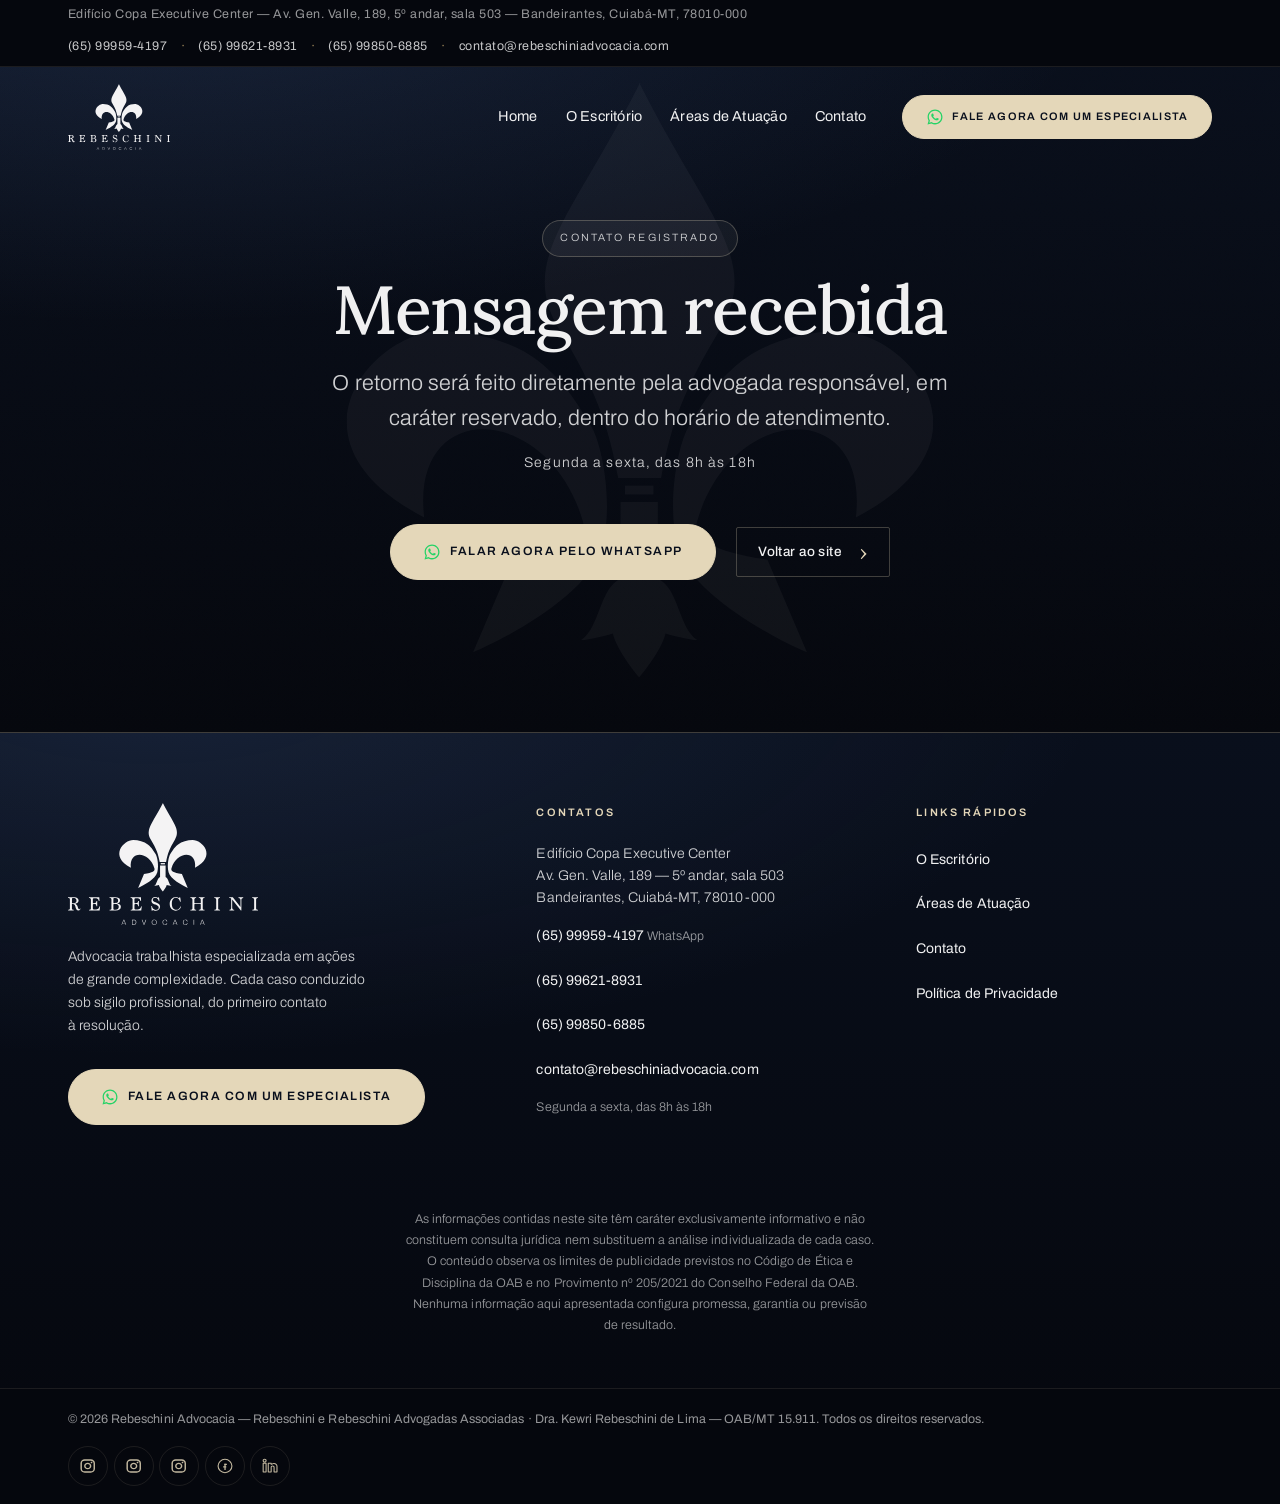
<file: obrigado.html>
<!DOCTYPE html>
<html lang="pt-BR">
<head>
<meta charset="utf-8">
<meta name="viewport" content="width=device-width, initial-scale=1">
<title>Mensagem recebida — Rebeschini Advocacia</title>
<meta name="description" content="Sua mensagem foi recebida pela Rebeschini Advocacia e será tratada sob sigilo profissional.">
<meta name="robots" content="noindex, follow">
<link rel="canonical" href="https://trabalhista.rebeschiniadvocacia.com/obrigado.html">

<meta property="og:type" content="website">
<meta property="og:locale" content="pt_BR">
<meta property="og:site_name" content="Rebeschini Advocacia">
<meta property="og:title" content="Mensagem recebida — Rebeschini Advocacia">
<meta property="og:description" content="Sua mensagem foi recebida pela Rebeschini Advocacia e será tratada sob sigilo profissional.">
<meta property="og:url" content="https://trabalhista.rebeschiniadvocacia.com/obrigado.html">
<meta property="og:image" content="https://trabalhista.rebeschiniadvocacia.com/assets/photos/kewri-hero-1280.jpg">
<meta property="og:image:alt" content="Rebeschini Advocacia — Direito do Trabalho para executivos e bancários">
<meta name="twitter:card" content="summary_large_image">
<meta name="twitter:title" content="Mensagem recebida — Rebeschini Advocacia">
<meta name="twitter:description" content="Sua mensagem foi recebida pela Rebeschini Advocacia e será tratada sob sigilo profissional.">
<meta name="twitter:image" content="https://trabalhista.rebeschiniadvocacia.com/assets/photos/kewri-hero-1280.jpg">

<meta name="theme-color" content="#090F1C">
<link rel="icon" href="assets/symbol-blue.svg" type="image/svg+xml">

<link rel="preconnect" href="https://fonts.googleapis.com">
<link rel="preconnect" href="https://fonts.gstatic.com" crossorigin>
<link rel="preload" as="style" href="https://fonts.googleapis.com/css2?family=Archivo:wght@300;400;500;600&family=Lora:ital,wght@0,400;0,500;0,600;1,400;1,500&display=swap">
<link rel="stylesheet" href="https://fonts.googleapis.com/css2?family=Archivo:wght@300;400;500;600&family=Lora:ital,wght@0,400;0,500;0,600;1,400;1,500&display=swap">
<link rel="stylesheet" href="css/styles.css?v=20260729">
<script>document.documentElement.classList.add('js');</script>

<script type="application/ld+json">
{
  "@context": "https://schema.org",
  "@type": "LegalService",
  "@id": "https://trabalhista.rebeschiniadvocacia.com/#escritorio",
  "name": "Rebeschini Advocacia",
  "legalName": "Rebeschini e Rebeschini Advogadas Associadas",
  "description": "Direito do Trabalho para bancários, diretores e executivos. Rescisões de alta complexidade, remuneração variável, assédio corporativo e cláusulas restritivas de contrato, com sigilo profissional.",
  "url": "https://trabalhista.rebeschiniadvocacia.com/",
  "image": "https://trabalhista.rebeschiniadvocacia.com/assets/photos/kewri-hero-1280.jpg",
  "logo": "https://trabalhista.rebeschiniadvocacia.com/assets/logo-blue.svg",
  "telephone": "+5565999594197",
  "contactPoint": [
    { "@type": "ContactPoint", "telephone": "+5565999594197", "contactType": "customer service", "areaServed": "BR", "availableLanguage": "Portuguese" },
    { "@type": "ContactPoint", "telephone": "+5565996218931", "contactType": "customer service", "areaServed": "BR", "availableLanguage": "Portuguese" },
    { "@type": "ContactPoint", "telephone": "+5565998506885", "contactType": "customer service", "areaServed": "BR", "availableLanguage": "Portuguese" }
  ],
  "email": "contato@rebeschiniadvocacia.com",
  "priceRange": "$$$",
  "address": {
    "@type": "PostalAddress",
    "streetAddress": "Av. Gen. Valle, 189, Edifício Copa Executive Center, 5º andar, sala 503, Bandeirantes",
    "addressLocality": "Cuiabá",
    "addressRegion": "MT",
    "postalCode": "78010-000",
    "addressCountry": "BR"
  },
  "openingHoursSpecification": {
    "@type": "OpeningHoursSpecification",
    "dayOfWeek": ["Monday", "Tuesday", "Wednesday", "Thursday", "Friday"],
    "opens": "08:00", "closes": "18:00"
  },
  "areaServed": [
    { "@type": "Country", "name": "Brasil" },
    { "@type": "City", "name": "Cuiabá" }
  ],
  "founder": [
    { "@type": "Person", "name": "Kewri Rebeschini de Lima", "jobTitle": "Advogada" },
    { "@type": "Person", "name": "Valquiria Ap. Rebeschini Lima", "jobTitle": "Advogada" }
  ],
  "sameAs": [
    "https://www.instagram.com/rebeschiniadvocacia/",
    "https://www.instagram.com/rebeschiniadvocaciabancarios/",
    "https://www.instagram.com/kewrirebeschini/",
    "https://www.facebook.com/RebeschinieRebeschiniadvogadasassociadas",
    "https://www.linkedin.com/in/kewri-rebeschini/"
  ]
}
</script>
<link rel="stylesheet" href="css/internas.css?v=20260729">
</head>
<body data-pagina="obrigado">

<a class="skip-link" href="#conteudo">Ir para o conteúdo principal</a>

<!-- ============ TOPBAR + HEADER ============ -->
<div class="topbar">
  <div class="wrap topbar-inner">
    <p class="topbar-endereco">Edifício Copa Executive Center — Av. Gen. Valle, 189, 5º andar, sala 503 — Bandeirantes, Cuiabá-MT, 78010-000</p>
    <p class="topbar-contatos">
      <a href="tel:+5565999594197">(65) 99959-4197</a>
      <span class="topbar-sep" aria-hidden="true">·</span>
      <a href="tel:+5565996218931">(65) 99621-8931</a>
      <span class="topbar-sep" aria-hidden="true">·</span>
      <a href="tel:+5565998506885">(65) 99850-6885</a>
      <span class="topbar-sep" aria-hidden="true">·</span>
      <a href="mailto:contato@rebeschiniadvocacia.com">contato@rebeschiniadvocacia.com</a>
    </p>
  </div>
</div>

<header class="site-header site-header--escuro" id="topo" data-header>
  <div class="wrap header-inner">
    <a class="brand" href="index.html" aria-label="Rebeschini Advocacia — página inicial">
      <img src="assets/logo-white.svg" alt="Rebeschini Advocacia" class="brand-logo brand-logo--light" width="200" height="128">
      <img src="assets/logo-blue.svg" alt="" aria-hidden="true" class="brand-logo brand-logo--dark" width="200" height="128">
    </a>

    <nav class="nav" id="nav-principal" aria-label="Navegação principal">
      <ul class="nav-list">
        <li><a href="index.html">Home</a></li>
        <li><a href="o-escritorio.html">O Escritório</a></li>
        <li><a href="areas-de-atuacao.html">Áreas de Atuação</a></li>
        <li><a href="contato.html">Contato</a></li>
      </ul>
      <div class="nav-acoes">
        <a class="btn btn--gold btn--pill btn--sm nav-cta" href="https://wa.me/5565999594197?text=Ol%C3%A1.%20Gostaria%20de%20agendar%20uma%20an%C3%A1lise%20confidencial%20do%20meu%20caso%20trabalhista." target="_blank" rel="noopener noreferrer"><svg class="icone-wa" viewBox="0 0 24 24" width="18" height="18" aria-hidden="true" focusable="false"><path fill="currentColor" d="M12.04 2C6.58 2 2.13 6.45 2.13 11.91c0 1.75.46 3.45 1.32 4.95L2 22l5.25-1.38a9.9 9.9 0 0 0 4.79 1.22h.01c5.46 0 9.91-4.45 9.91-9.91C21.96 6.45 17.5 2 12.04 2Zm0 18.15h-.01a8.2 8.2 0 0 1-4.19-1.15l-.3-.18-3.12.82.83-3.04-.2-.31a8.19 8.19 0 0 1-1.26-4.38c0-4.54 3.7-8.23 8.25-8.23a8.23 8.23 0 0 1 8.24 8.24c0 4.54-3.7 8.23-8.24 8.23Zm4.52-6.16c-.25-.12-1.47-.72-1.69-.8-.23-.09-.39-.13-.56.12-.16.25-.64.8-.78.97-.15.16-.29.18-.54.06-.25-.12-1.05-.39-1.99-1.23-.74-.66-1.24-1.47-1.38-1.72-.15-.25-.02-.38.11-.51.11-.11.25-.29.37-.44.13-.15.17-.25.25-.41.09-.16.04-.31-.02-.43-.06-.12-.56-1.34-.76-1.84-.2-.48-.4-.42-.56-.42h-.47c-.16 0-.43.06-.65.31-.22.25-.85.83-.85 2.03s.87 2.35.99 2.51c.12.16 1.71 2.61 4.14 3.66.58.25 1.03.4 1.38.51.58.19 1.11.16 1.53.1.47-.07 1.47-.6 1.68-1.18.21-.58.21-1.07.14-1.18-.06-.11-.22-.17-.47-.29Z"/></svg>Fale agora com um especialista</a>
        <p class="nav-apoio">Atendimento sob sigilo profissional</p>
      </div>
    </nav>

    <button class="nav-toggle" type="button" aria-expanded="false" aria-controls="nav-principal" aria-label="Abrir menu de navegação" data-nav-toggle>
      <span class="nav-toggle-bar" aria-hidden="true"></span>
      <span class="nav-toggle-bar" aria-hidden="true"></span>
    </button>
  </div>
</header>

<main class="obrigado superficie-navy superficie-navy--fundo grain" id="conteudo">
  <span class="watermark watermark--centro" aria-hidden="true"></span>
  <div class="wrap secao-centro bloco-centro">
    <p class="pill-label pill-label--escuro reveal">Contato registrado</p>
    <h1 class="t1 reveal">Mensagem recebida</h1>
    <!-- COPY:confirmacao-envio -->
    <p class="linha-apoio reveal">
      O retorno será feito diretamente pela advogada responsável, em caráter reservado,
      dentro do horário de atendimento.
    </p>
    <p class="obrigado-horario reveal">Segunda a sexta, das 8h às 18h</p>
    <p class="secao-acoes secao-acoes--centro reveal">
      <a class="btn btn--gold btn--pill" href="https://wa.me/5565999594197?text=Ol%C3%A1.%20Gostaria%20de%20agendar%20uma%20conversa%20reservada." target="_blank" rel="noopener noreferrer"><svg class="icone-wa" viewBox="0 0 24 24" width="18" height="18" aria-hidden="true" focusable="false"><path fill="currentColor" d="M12.04 2C6.58 2 2.13 6.45 2.13 11.91c0 1.75.46 3.45 1.32 4.95L2 22l5.25-1.38a9.9 9.9 0 0 0 4.79 1.22h.01c5.46 0 9.91-4.45 9.91-9.91C21.96 6.45 17.5 2 12.04 2Zm0 18.15h-.01a8.2 8.2 0 0 1-4.19-1.15l-.3-.18-3.12.82.83-3.04-.2-.31a8.19 8.19 0 0 1-1.26-4.38c0-4.54 3.7-8.23 8.25-8.23a8.23 8.23 0 0 1 8.24 8.24c0 4.54-3.7 8.23-8.24 8.23Zm4.52-6.16c-.25-.12-1.47-.72-1.69-.8-.23-.09-.39-.13-.56.12-.16.25-.64.8-.78.97-.15.16-.29.18-.54.06-.25-.12-1.05-.39-1.99-1.23-.74-.66-1.24-1.47-1.38-1.72-.15-.25-.02-.38.11-.51.11-.11.25-.29.37-.44.13-.15.17-.25.25-.41.09-.16.04-.31-.02-.43-.06-.12-.56-1.34-.76-1.84-.2-.48-.4-.42-.56-.42h-.47c-.16 0-.43.06-.65.31-.22.25-.85.83-.85 2.03s.87 2.35.99 2.51c.12.16 1.71 2.61 4.14 3.66.58.25 1.03.4 1.38.51.58.19 1.11.16 1.53.1.47-.07 1.47-.6 1.68-1.18.21-.58.21-1.07.14-1.18-.06-.11-.22-.17-.47-.29Z"/></svg>Falar agora pelo WhatsApp</a>
      <!-- btn--outline e não btn--texto: sobre a superfície navy, o texto
           navy do btn--texto fica ilegível (é o mesmo tipo de erro que o QA
           apontou no footer desta página). -->
      <a class="btn btn--outline" href="index.html">Voltar ao site</a>
    </p>
  </div>
</main>

<!-- ============ FOOTER ============ -->
<footer class="site-footer" aria-labelledby="footer-titulo">
  <h2 class="visually-hidden" id="footer-titulo">Informações institucionais</h2>

  <div class="wrap footer-grid">
    <div class="footer-col footer-col--marca">
      <img class="footer-logo" src="assets/logo-white.svg" alt="Rebeschini Advocacia" width="200" height="128" loading="lazy">
      <p class="footer-tagline">Advocacia trabalhista especializada em ações de grande complexidade. Cada caso conduzido sob sigilo profissional, do primeiro contato à resolução.</p>
      <a class="btn btn--gold btn--pill" href="https://wa.me/5565999594197?text=Ol%C3%A1.%20Gostaria%20de%20agendar%20uma%20an%C3%A1lise%20confidencial%20do%20meu%20caso%20trabalhista." target="_blank" rel="noopener noreferrer"><svg class="icone-wa" viewBox="0 0 24 24" width="18" height="18" aria-hidden="true" focusable="false"><path fill="currentColor" d="M12.04 2C6.58 2 2.13 6.45 2.13 11.91c0 1.75.46 3.45 1.32 4.95L2 22l5.25-1.38a9.9 9.9 0 0 0 4.79 1.22h.01c5.46 0 9.91-4.45 9.91-9.91C21.96 6.45 17.5 2 12.04 2Zm0 18.15h-.01a8.2 8.2 0 0 1-4.19-1.15l-.3-.18-3.12.82.83-3.04-.2-.31a8.19 8.19 0 0 1-1.26-4.38c0-4.54 3.7-8.23 8.25-8.23a8.23 8.23 0 0 1 8.24 8.24c0 4.54-3.7 8.23-8.24 8.23Zm4.52-6.16c-.25-.12-1.47-.72-1.69-.8-.23-.09-.39-.13-.56.12-.16.25-.64.8-.78.97-.15.16-.29.18-.54.06-.25-.12-1.05-.39-1.99-1.23-.74-.66-1.24-1.47-1.38-1.72-.15-.25-.02-.38.11-.51.11-.11.25-.29.37-.44.13-.15.17-.25.25-.41.09-.16.04-.31-.02-.43-.06-.12-.56-1.34-.76-1.84-.2-.48-.4-.42-.56-.42h-.47c-.16 0-.43.06-.65.31-.22.25-.85.83-.85 2.03s.87 2.35.99 2.51c.12.16 1.71 2.61 4.14 3.66.58.25 1.03.4 1.38.51.58.19 1.11.16 1.53.1.47-.07 1.47-.6 1.68-1.18.21-.58.21-1.07.14-1.18-.06-.11-.22-.17-.47-.29Z"/></svg>Fale agora com um especialista</a>
    </div>

    <div class="footer-col">
      <h3 class="footer-h">Contatos</h3>
      <ul class="footer-contatos">
        <li>Edifício Copa Executive Center<br>Av. Gen. Valle, 189 — 5º andar, sala 503<br>Bandeirantes, Cuiabá-MT, 78010-000</li>
        <li><a href="tel:+5565999594197">(65) 99959-4197</a> <span class="footer-nota">WhatsApp</span></li>
        <li><a href="tel:+5565996218931">(65) 99621-8931</a></li>
        <li><a href="tel:+5565998506885">(65) 99850-6885</a></li>
        <li><a href="mailto:contato@rebeschiniadvocacia.com">contato@rebeschiniadvocacia.com</a></li>
        <li class="footer-nota">Segunda a sexta, das 8h às 18h</li>
      </ul>
    </div>

    <nav class="footer-col" aria-label="Links do rodapé">
      <h3 class="footer-h">Links rápidos</h3>
      <ul class="footer-links">
          <li><a href="o-escritorio.html">O Escritório</a></li>
          <li><a href="areas-de-atuacao.html">Áreas de Atuação</a></li>
          <li><a href="contato.html">Contato</a></li>
          <li><a href="politica-de-privacidade.html">Política de Privacidade</a></li>
      </ul>
    </nav>
  </div>

  <p class="aviso-legal wrap">
    As informações contidas neste site têm caráter exclusivamente informativo e não constituem consulta jurídica nem substituem a análise individualizada de cada caso. O conteúdo observa os limites de publicidade previstos no Código de Ética e Disciplina da OAB e no Provimento nº 205/2021 do Conselho Federal da OAB. Nenhuma informação aqui apresentada configura promessa, garantia ou previsão de resultado.
  </p>

  <div class="footer-barra">
    <div class="wrap footer-barra-inner">
      <p class="copyright">© <span data-ano>2026</span> Rebeschini Advocacia — Rebeschini e Rebeschini Advogadas Associadas · Dra. Kewri Rebeschini de Lima — OAB/MT 15.911. Todos os direitos reservados.</p>
      <ul class="footer-social" aria-label="Redes sociais">
        <li>
          <a href="https://www.instagram.com/rebeschiniadvocacia/" target="_blank" rel="noopener noreferrer" aria-label="Instagram do escritório">
            <img src="assets/icons/instagram.svg" alt="" aria-hidden="true" width="18" height="18" loading="lazy">
          </a>
        </li>
        <li>
          <a href="https://www.instagram.com/rebeschiniadvocaciabancarios/" target="_blank" rel="noopener noreferrer" aria-label="Instagram do escritório, foco na categoria bancária">
            <img src="assets/icons/instagram.svg" alt="" aria-hidden="true" width="18" height="18" loading="lazy">
          </a>
        </li>
        <li>
          <a href="https://www.instagram.com/kewrirebeschini/" target="_blank" rel="noopener noreferrer" aria-label="Instagram da Dra. Kewri Rebeschini">
            <img src="assets/icons/instagram.svg" alt="" aria-hidden="true" width="18" height="18" loading="lazy">
          </a>
        </li>
        <li>
          <a href="https://www.facebook.com/RebeschinieRebeschiniadvogadasassociadas" target="_blank" rel="noopener noreferrer" aria-label="Facebook do escritório">
            <img src="assets/icons/facebook.svg" alt="" aria-hidden="true" width="18" height="18" loading="lazy">
          </a>
        </li>
        <li>
          <a href="https://www.linkedin.com/in/kewri-rebeschini/" target="_blank" rel="noopener noreferrer" aria-label="LinkedIn da Dra. Kewri Rebeschini">
            <img src="assets/icons/linkedin.svg" alt="" aria-hidden="true" width="18" height="18" loading="lazy">
          </a>
        </li>
      </ul>
    </div>
  </div>

</footer>

<a class="wa-float" href="https://wa.me/5565999594197?text=Ol%C3%A1.%20Gostaria%20de%20agendar%20uma%20an%C3%A1lise%20confidencial%20do%20meu%20caso%20trabalhista." target="_blank" rel="noopener noreferrer" aria-label="Falar com o escritório pelo WhatsApp">
  <svg viewBox="0 0 24 24" width="24" height="24" aria-hidden="true" focusable="false">
    <path fill="currentColor" d="M12.04 2C6.58 2 2.13 6.45 2.13 11.91c0 1.75.46 3.45 1.32 4.95L2 22l5.25-1.38a9.9 9.9 0 0 0 4.79 1.22h.01c5.46 0 9.91-4.45 9.91-9.91C21.96 6.45 17.5 2 12.04 2Zm0 18.15h-.01a8.2 8.2 0 0 1-4.19-1.15l-.3-.18-3.12.82.83-3.04-.2-.31a8.19 8.19 0 0 1-1.26-4.38c0-4.54 3.7-8.23 8.25-8.23a8.23 8.23 0 0 1 8.24 8.24c0 4.54-3.7 8.23-8.24 8.23Zm4.52-6.16c-.25-.12-1.47-.72-1.69-.8-.23-.09-.39-.13-.56.12-.16.25-.64.8-.78.97-.15.16-.29.18-.54.06-.25-.12-1.05-.39-1.99-1.23-.74-.66-1.24-1.47-1.38-1.72-.15-.25-.02-.38.11-.51.11-.11.25-.29.37-.44.13-.15.17-.25.25-.41.09-.16.04-.31-.02-.43-.06-.12-.56-1.34-.76-1.84-.2-.48-.4-.42-.56-.42h-.47c-.16 0-.43.06-.65.31-.22.25-.85.83-.85 2.03s.87 2.35.99 2.51c.12.16 1.71 2.61 4.14 3.66.58.25 1.03.4 1.38.51.58.19 1.11.16 1.53.1.47-.07 1.47-.6 1.68-1.18.21-.58.21-1.07.14-1.18-.06-.11-.22-.17-.47-.29Z"/>
  </svg><span class="wa-float-rotulo">Falar com a advogada</span>
</a>

<script src="js/main.js?v=20260729" defer></script>
</body>
</html>
</file>
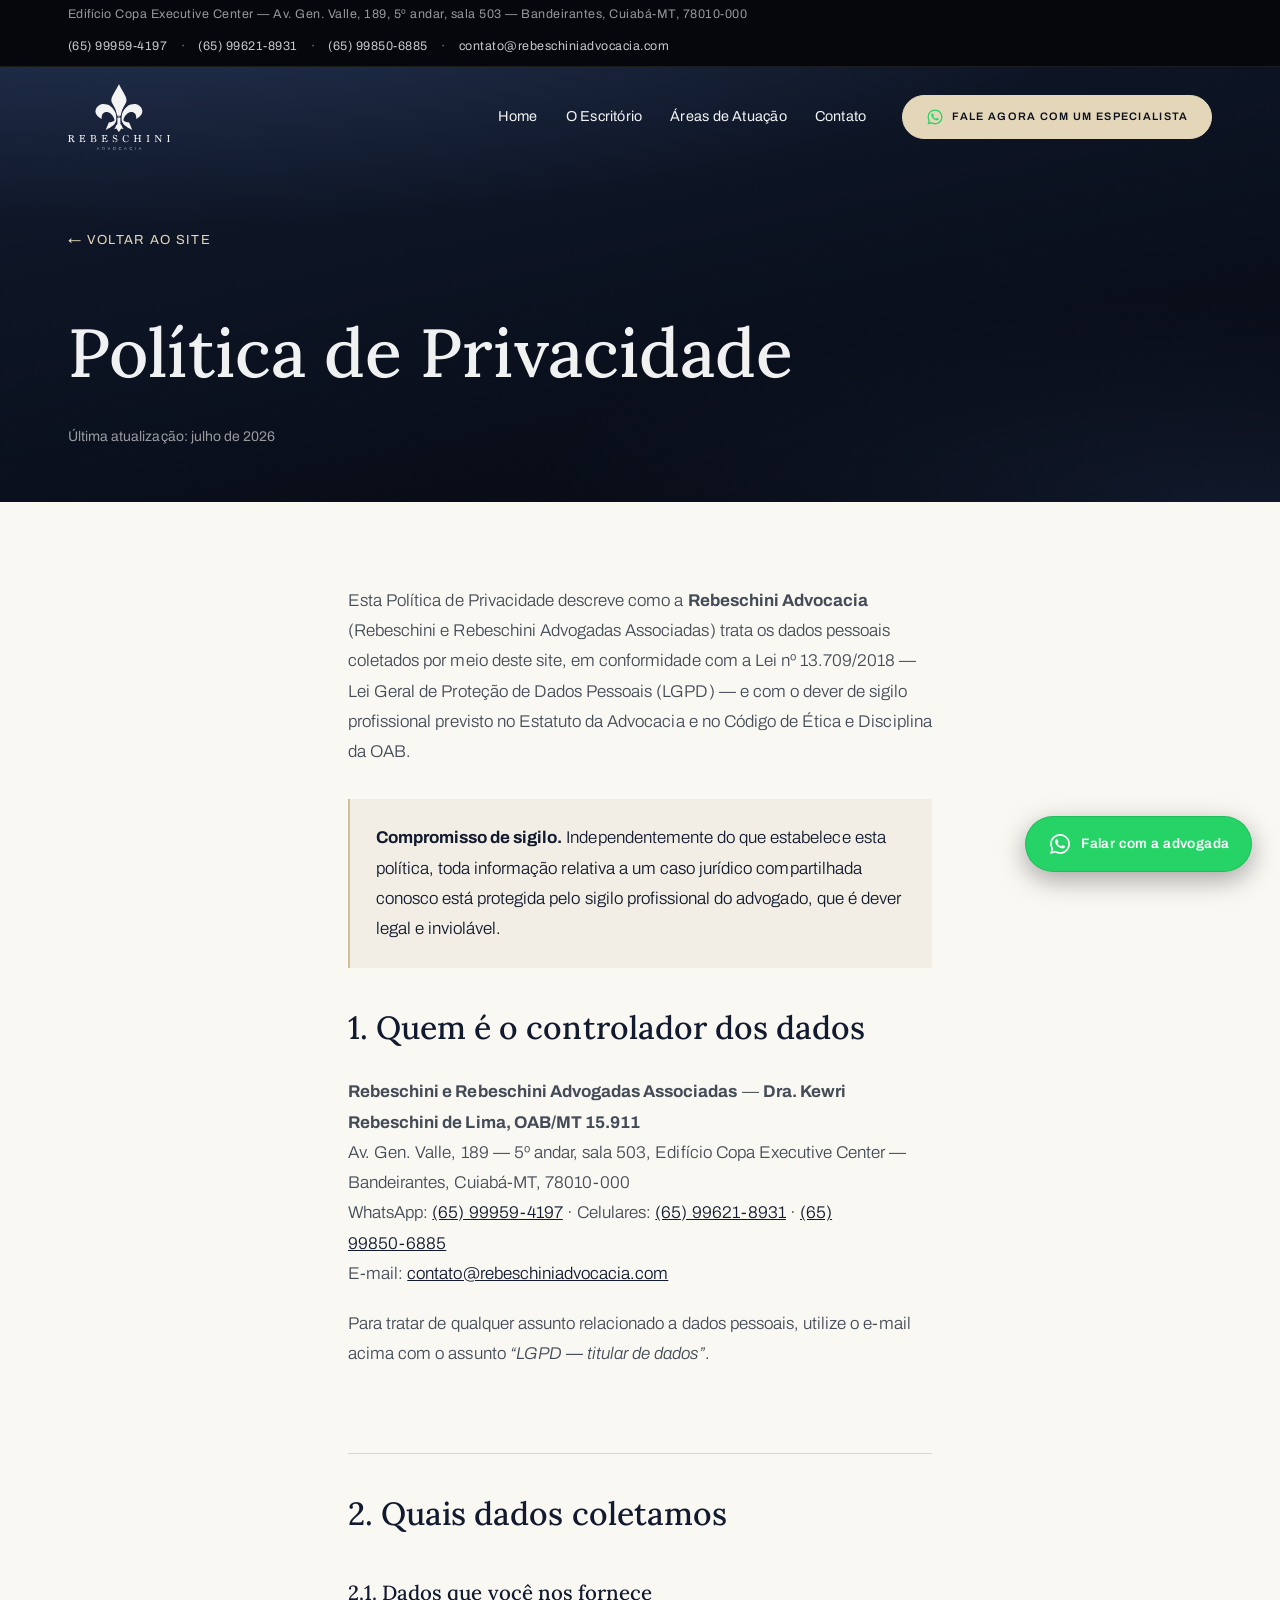
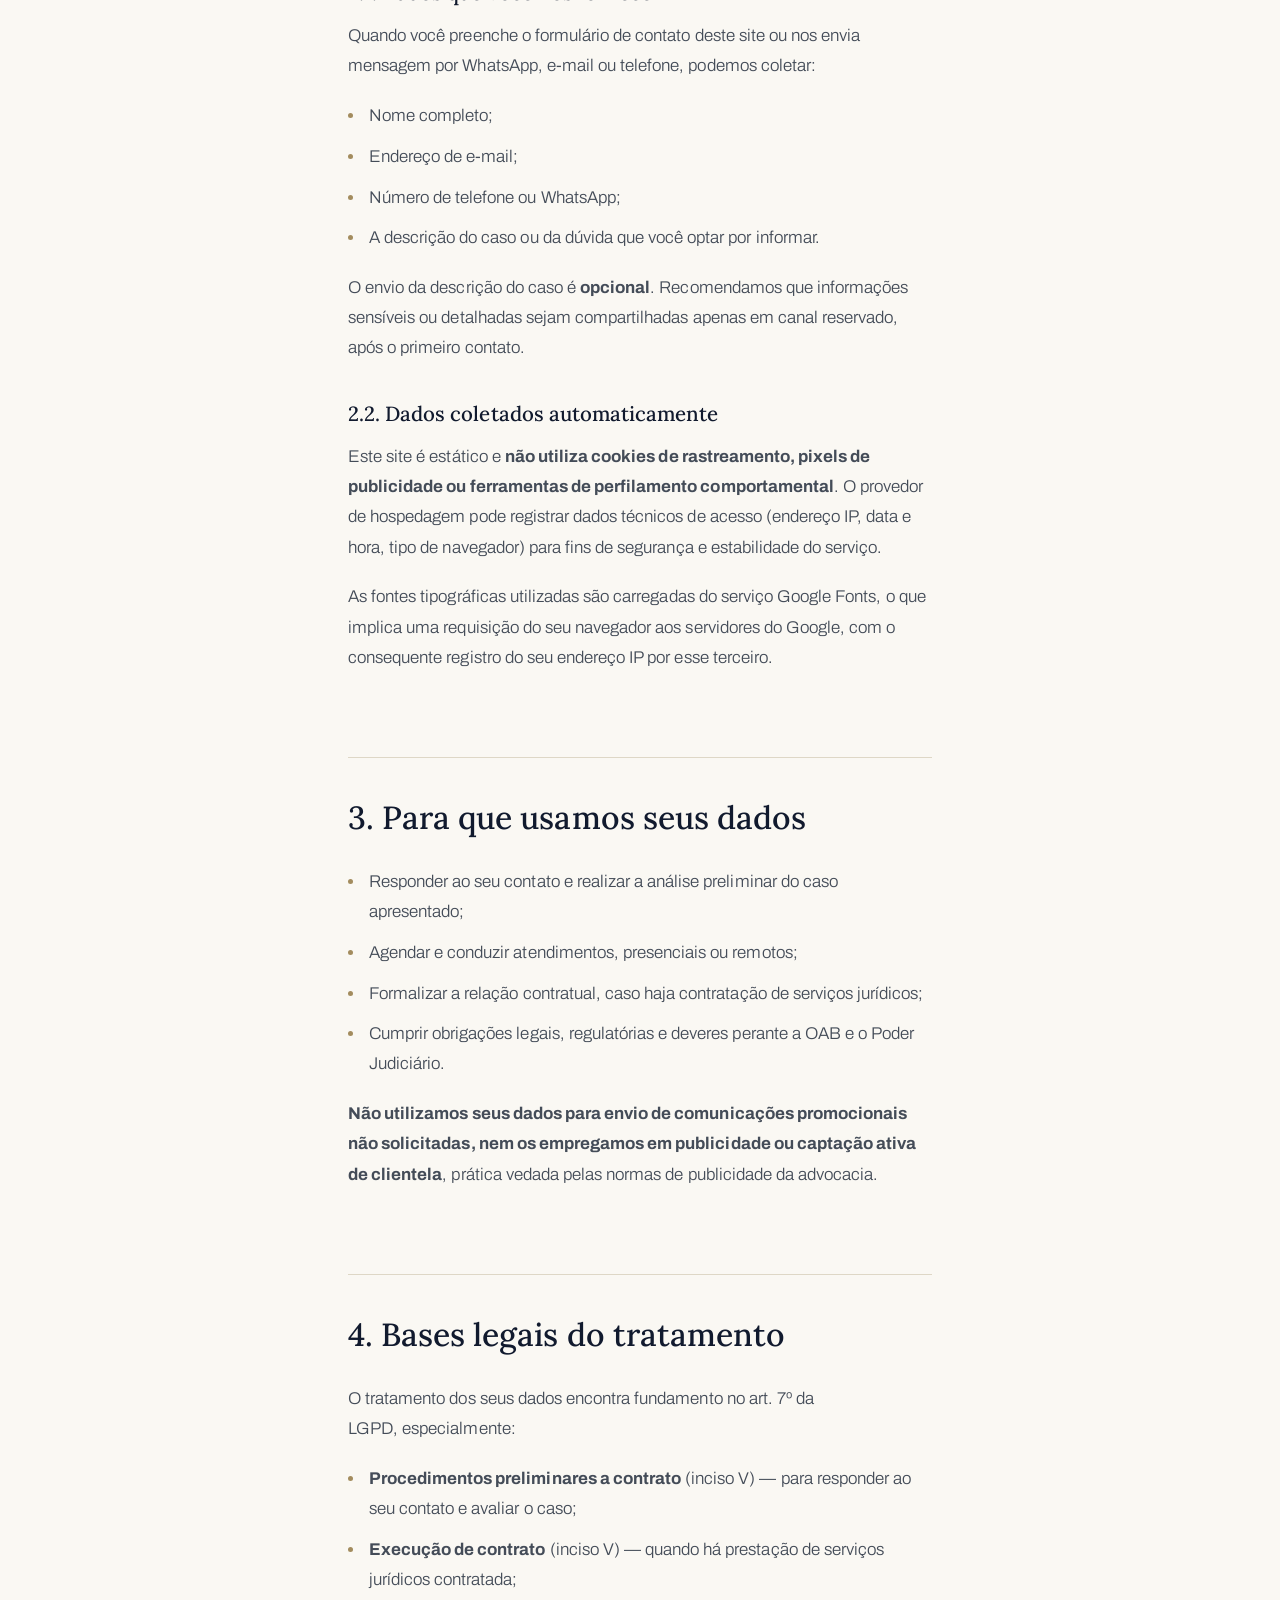
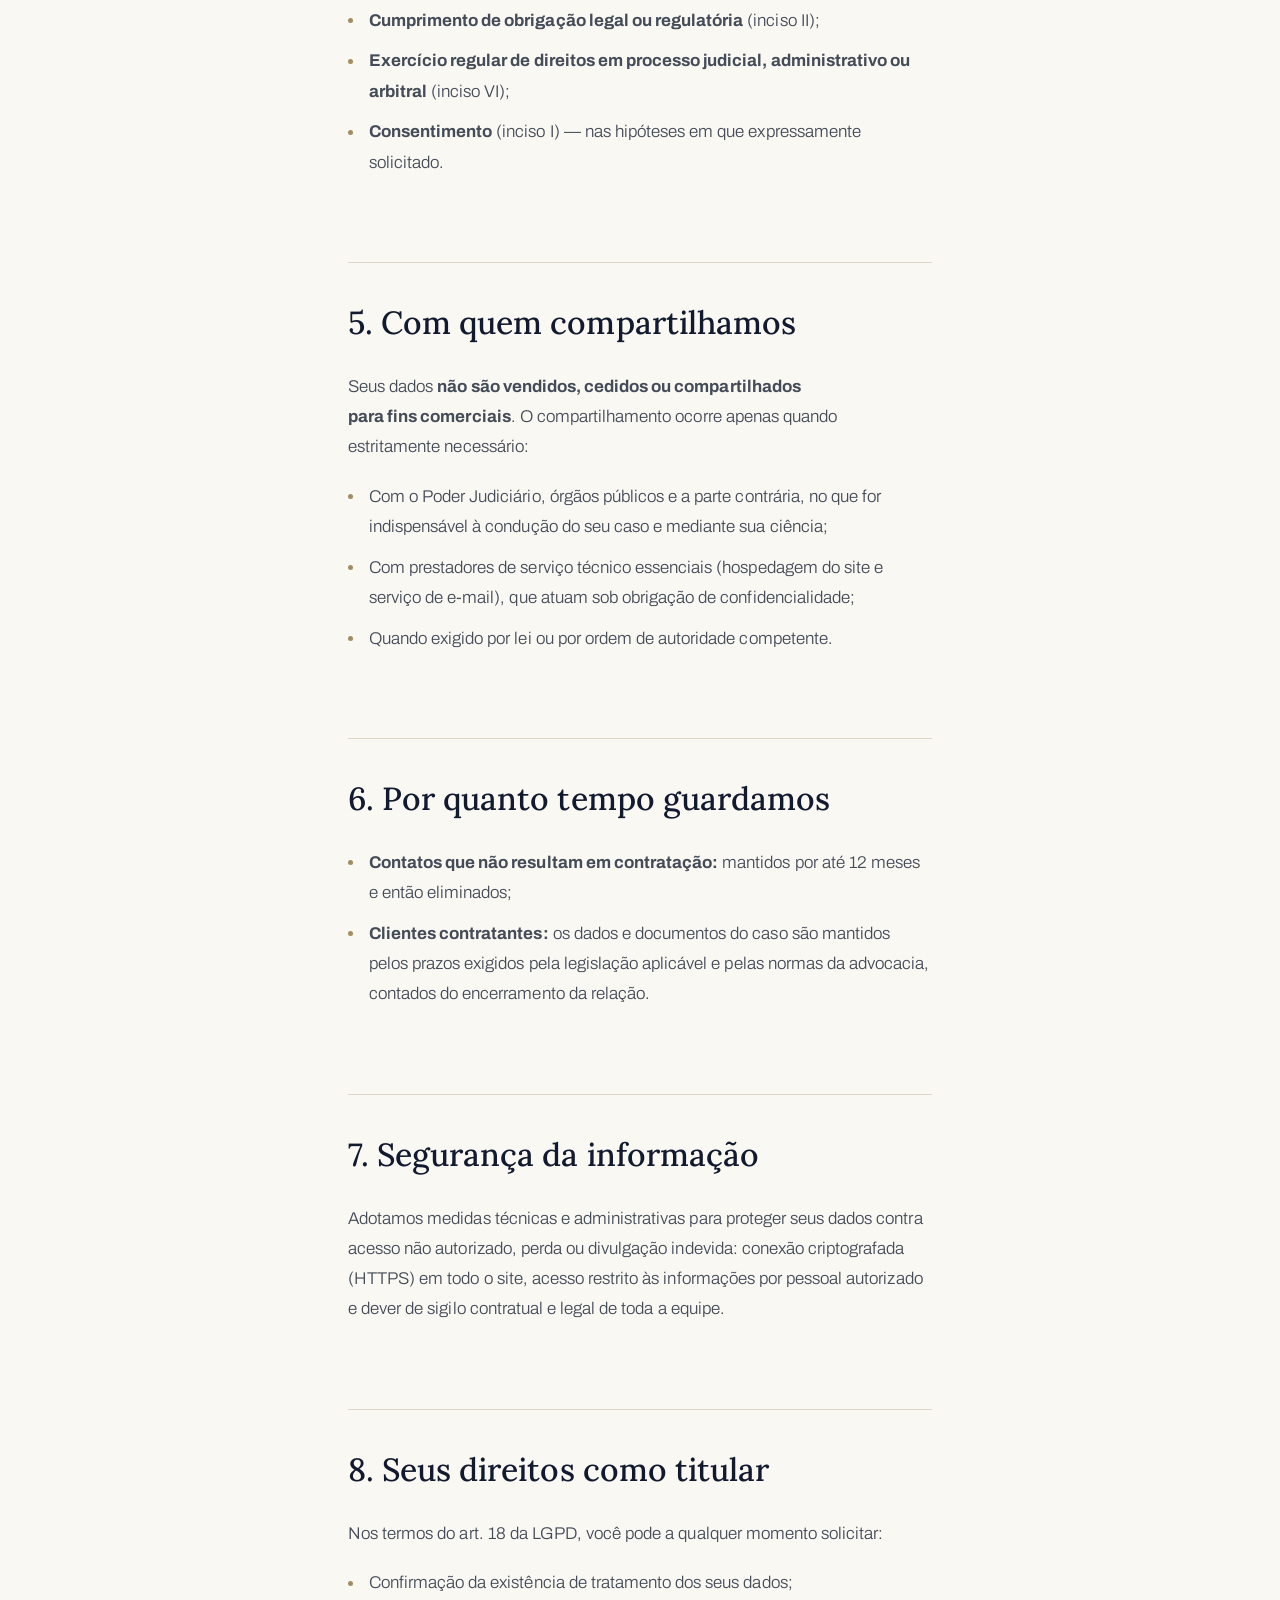
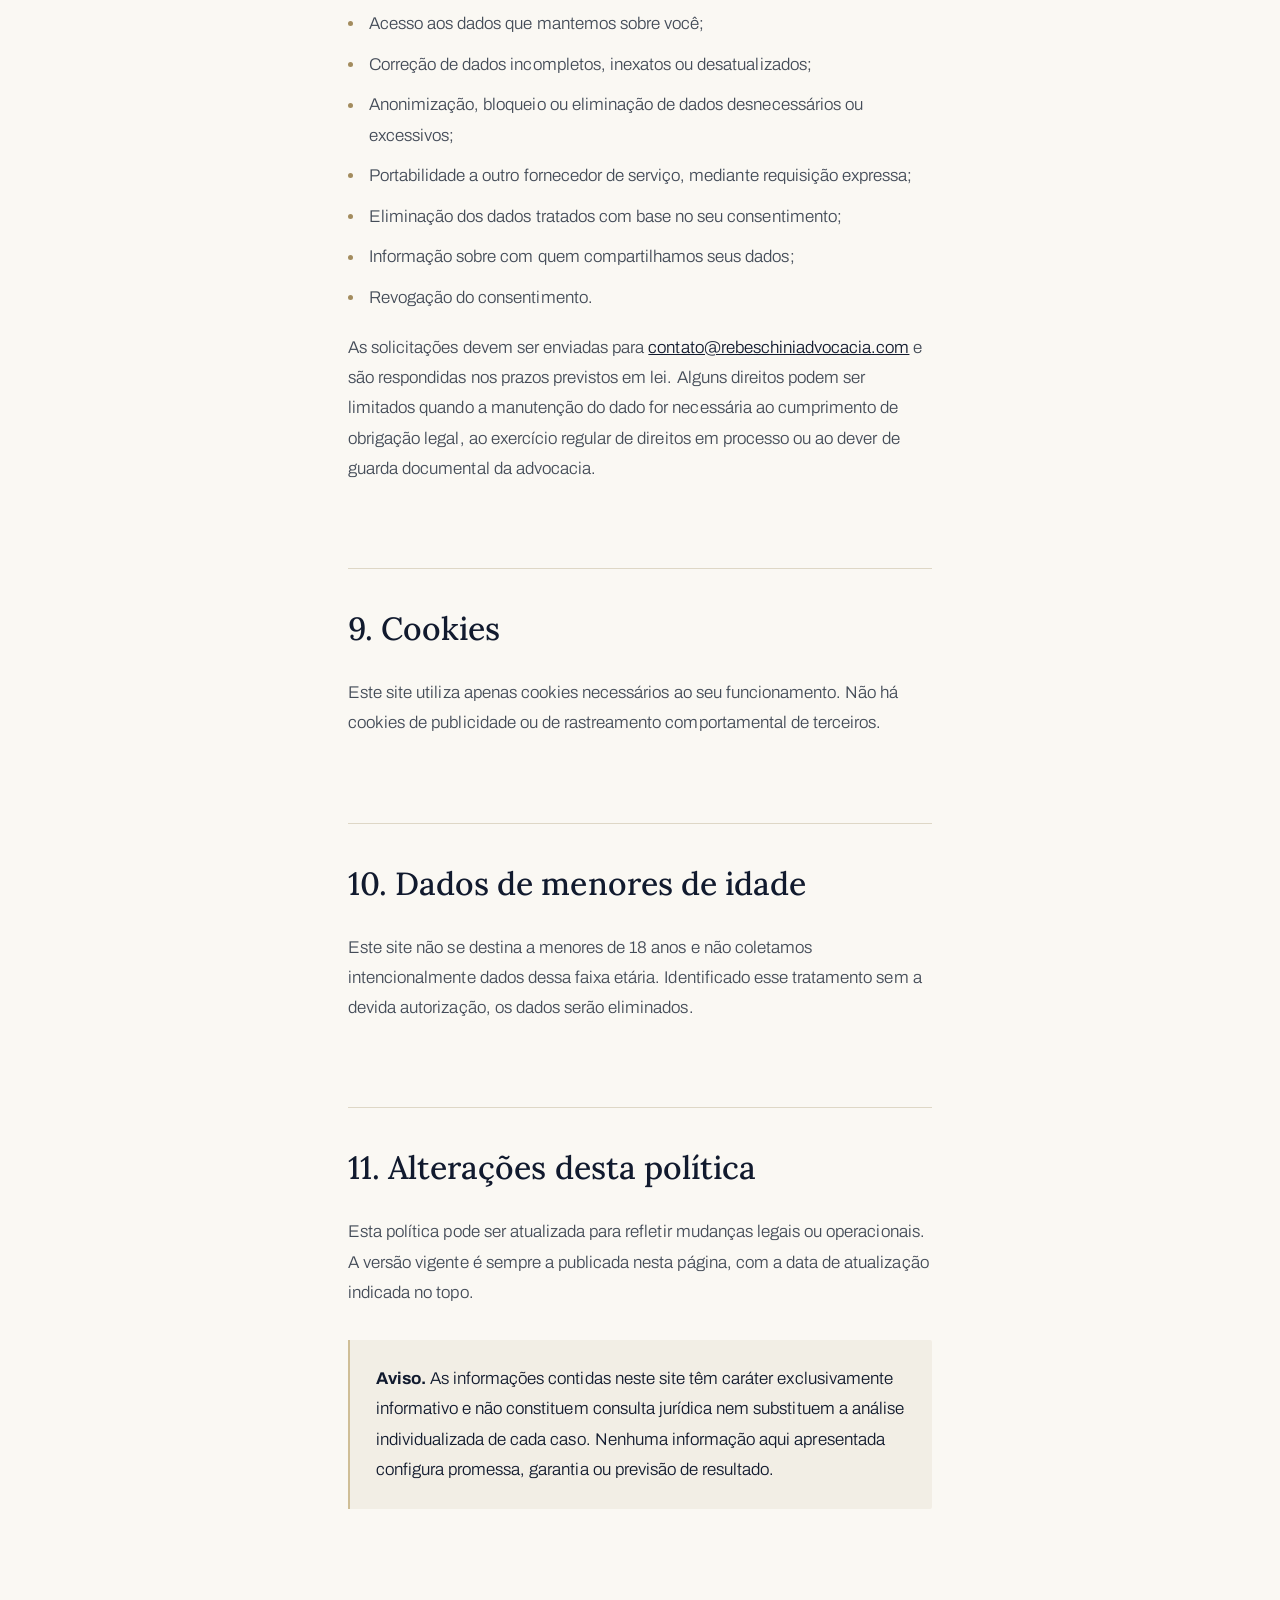
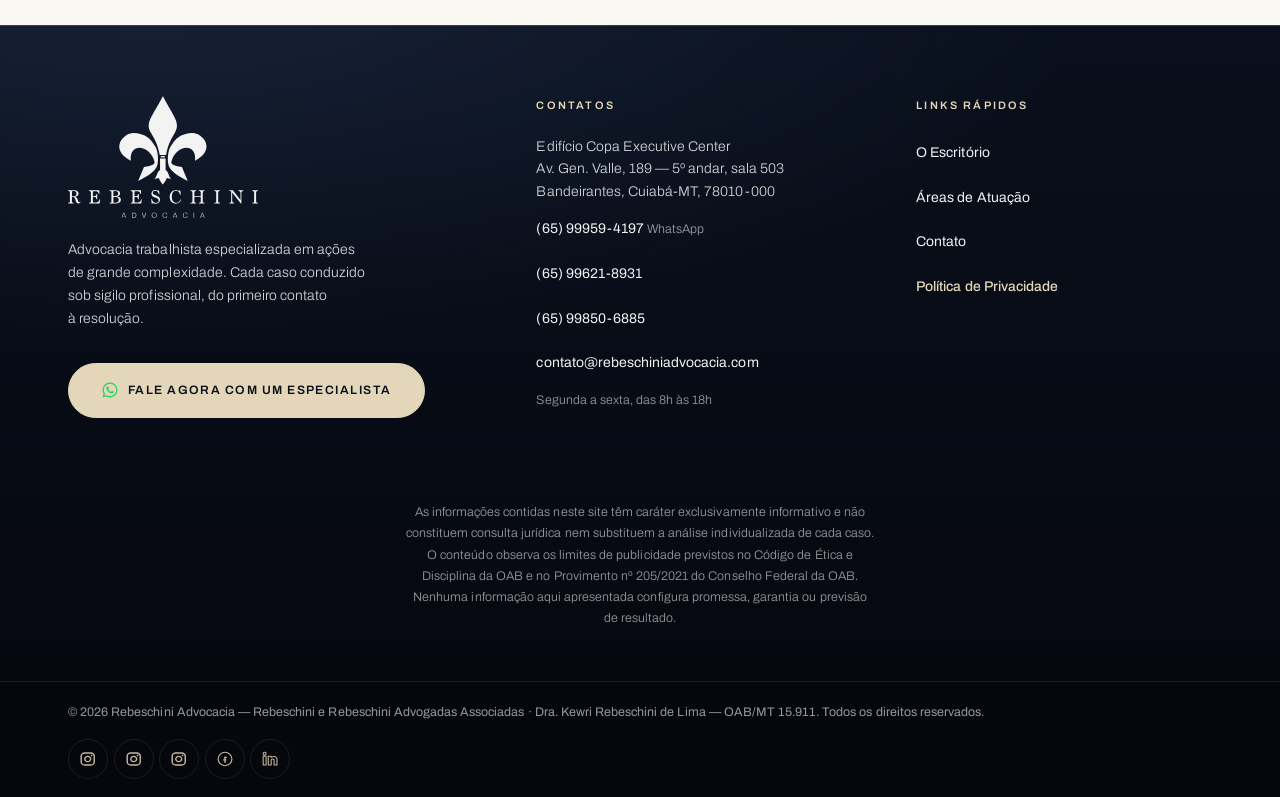
<file: politica-de-privacidade.html>
<!DOCTYPE html>
<html lang="pt-BR">
<head>
<meta charset="utf-8">
<meta name="viewport" content="width=device-width, initial-scale=1">
<title>Política de Privacidade | Rebeschini Advocacia</title>
<meta name="description" content="Como a Rebeschini Advocacia trata os dados pessoais coletados neste site, em conformidade com a LGPD e com o dever de sigilo profissional da advocacia.">
<meta name="robots" content="index, follow">
<link rel="canonical" href="https://trabalhista.rebeschiniadvocacia.com/politica-de-privacidade.html">

<meta property="og:type" content="website">
<meta property="og:locale" content="pt_BR">
<meta property="og:site_name" content="Rebeschini Advocacia">
<meta property="og:title" content="Política de Privacidade | Rebeschini Advocacia">
<meta property="og:description" content="Como a Rebeschini Advocacia trata os dados pessoais coletados neste site, em conformidade com a LGPD e com o dever de sigilo profissional da advocacia.">
<meta property="og:url" content="https://trabalhista.rebeschiniadvocacia.com/politica-de-privacidade.html">
<meta property="og:image" content="https://trabalhista.rebeschiniadvocacia.com/assets/photos/kewri-hero-1280.jpg">
<meta property="og:image:alt" content="Rebeschini Advocacia — Direito do Trabalho para executivos e bancários">
<meta name="twitter:card" content="summary_large_image">
<meta name="twitter:title" content="Política de Privacidade | Rebeschini Advocacia">
<meta name="twitter:description" content="Como a Rebeschini Advocacia trata os dados pessoais coletados neste site, em conformidade com a LGPD e com o dever de sigilo profissional da advocacia.">
<meta name="twitter:image" content="https://trabalhista.rebeschiniadvocacia.com/assets/photos/kewri-hero-1280.jpg">

<meta name="theme-color" content="#090F1C">
<link rel="icon" href="assets/symbol-blue.svg" type="image/svg+xml">

<link rel="preconnect" href="https://fonts.googleapis.com">
<link rel="preconnect" href="https://fonts.gstatic.com" crossorigin>
<link rel="preload" as="style" href="https://fonts.googleapis.com/css2?family=Archivo:wght@300;400;500;600&family=Lora:ital,wght@0,400;0,500;0,600;1,400;1,500&display=swap">
<link rel="stylesheet" href="https://fonts.googleapis.com/css2?family=Archivo:wght@300;400;500;600&family=Lora:ital,wght@0,400;0,500;0,600;1,400;1,500&display=swap">
<link rel="stylesheet" href="css/styles.css?v=20260729">
<script>document.documentElement.classList.add('js');</script>

<script type="application/ld+json">
{
  "@context": "https://schema.org",
  "@type": "LegalService",
  "@id": "https://trabalhista.rebeschiniadvocacia.com/#escritorio",
  "name": "Rebeschini Advocacia",
  "legalName": "Rebeschini e Rebeschini Advogadas Associadas",
  "description": "Direito do Trabalho para bancários, diretores e executivos. Rescisões de alta complexidade, remuneração variável, assédio corporativo e cláusulas restritivas de contrato, com sigilo profissional.",
  "url": "https://trabalhista.rebeschiniadvocacia.com/",
  "image": "https://trabalhista.rebeschiniadvocacia.com/assets/photos/kewri-hero-1280.jpg",
  "logo": "https://trabalhista.rebeschiniadvocacia.com/assets/logo-blue.svg",
  "telephone": "+5565999594197",
  "contactPoint": [
    { "@type": "ContactPoint", "telephone": "+5565999594197", "contactType": "customer service", "areaServed": "BR", "availableLanguage": "Portuguese" },
    { "@type": "ContactPoint", "telephone": "+5565996218931", "contactType": "customer service", "areaServed": "BR", "availableLanguage": "Portuguese" },
    { "@type": "ContactPoint", "telephone": "+5565998506885", "contactType": "customer service", "areaServed": "BR", "availableLanguage": "Portuguese" }
  ],
  "email": "contato@rebeschiniadvocacia.com",
  "priceRange": "$$$",
  "address": {
    "@type": "PostalAddress",
    "streetAddress": "Av. Gen. Valle, 189, Edifício Copa Executive Center, 5º andar, sala 503, Bandeirantes",
    "addressLocality": "Cuiabá",
    "addressRegion": "MT",
    "postalCode": "78010-000",
    "addressCountry": "BR"
  },
  "openingHoursSpecification": {
    "@type": "OpeningHoursSpecification",
    "dayOfWeek": ["Monday", "Tuesday", "Wednesday", "Thursday", "Friday"],
    "opens": "08:00", "closes": "18:00"
  },
  "areaServed": [
    { "@type": "Country", "name": "Brasil" },
    { "@type": "City", "name": "Cuiabá" }
  ],
  "founder": [
    { "@type": "Person", "name": "Kewri Rebeschini de Lima", "jobTitle": "Advogada" },
    { "@type": "Person", "name": "Valquiria Ap. Rebeschini Lima", "jobTitle": "Advogada" }
  ],
  "sameAs": [
    "https://www.instagram.com/rebeschiniadvocacia/",
    "https://www.instagram.com/rebeschiniadvocaciabancarios/",
    "https://www.instagram.com/kewrirebeschini/",
    "https://www.facebook.com/RebeschinieRebeschiniadvogadasassociadas",
    "https://www.linkedin.com/in/kewri-rebeschini/"
  ]
}
</script>
<link rel="stylesheet" href="css/internas.css?v=20260729">
</head>
<body data-pagina="privacidade">

<a class="skip-link" href="#conteudo">Ir para o conteúdo principal</a>

<!-- ============ TOPBAR + HEADER ============ -->
<div class="topbar">
  <div class="wrap topbar-inner">
    <p class="topbar-endereco">Edifício Copa Executive Center — Av. Gen. Valle, 189, 5º andar, sala 503 — Bandeirantes, Cuiabá-MT, 78010-000</p>
    <p class="topbar-contatos">
      <a href="tel:+5565999594197">(65) 99959-4197</a>
      <span class="topbar-sep" aria-hidden="true">·</span>
      <a href="tel:+5565996218931">(65) 99621-8931</a>
      <span class="topbar-sep" aria-hidden="true">·</span>
      <a href="tel:+5565998506885">(65) 99850-6885</a>
      <span class="topbar-sep" aria-hidden="true">·</span>
      <a href="mailto:contato@rebeschiniadvocacia.com">contato@rebeschiniadvocacia.com</a>
    </p>
  </div>
</div>

<header class="site-header site-header--escuro" id="topo" data-header>
  <div class="wrap header-inner">
    <a class="brand" href="index.html" aria-label="Rebeschini Advocacia — página inicial">
      <img src="assets/logo-white.svg" alt="Rebeschini Advocacia" class="brand-logo brand-logo--light" width="200" height="128">
      <img src="assets/logo-blue.svg" alt="" aria-hidden="true" class="brand-logo brand-logo--dark" width="200" height="128">
    </a>

    <nav class="nav" id="nav-principal" aria-label="Navegação principal">
      <ul class="nav-list">
        <li><a href="index.html">Home</a></li>
        <li><a href="o-escritorio.html">O Escritório</a></li>
        <li><a href="areas-de-atuacao.html">Áreas de Atuação</a></li>
        <li><a href="contato.html">Contato</a></li>
      </ul>
      <div class="nav-acoes">
        <a class="btn btn--gold btn--pill btn--sm nav-cta" href="https://wa.me/5565999594197?text=Ol%C3%A1.%20Gostaria%20de%20agendar%20uma%20an%C3%A1lise%20confidencial%20do%20meu%20caso%20trabalhista." target="_blank" rel="noopener noreferrer"><svg class="icone-wa" viewBox="0 0 24 24" width="18" height="18" aria-hidden="true" focusable="false"><path fill="currentColor" d="M12.04 2C6.58 2 2.13 6.45 2.13 11.91c0 1.75.46 3.45 1.32 4.95L2 22l5.25-1.38a9.9 9.9 0 0 0 4.79 1.22h.01c5.46 0 9.91-4.45 9.91-9.91C21.96 6.45 17.5 2 12.04 2Zm0 18.15h-.01a8.2 8.2 0 0 1-4.19-1.15l-.3-.18-3.12.82.83-3.04-.2-.31a8.19 8.19 0 0 1-1.26-4.38c0-4.54 3.7-8.23 8.25-8.23a8.23 8.23 0 0 1 8.24 8.24c0 4.54-3.7 8.23-8.24 8.23Zm4.52-6.16c-.25-.12-1.47-.72-1.69-.8-.23-.09-.39-.13-.56.12-.16.25-.64.8-.78.97-.15.16-.29.18-.54.06-.25-.12-1.05-.39-1.99-1.23-.74-.66-1.24-1.47-1.38-1.72-.15-.25-.02-.38.11-.51.11-.11.25-.29.37-.44.13-.15.17-.25.25-.41.09-.16.04-.31-.02-.43-.06-.12-.56-1.34-.76-1.84-.2-.48-.4-.42-.56-.42h-.47c-.16 0-.43.06-.65.31-.22.25-.85.83-.85 2.03s.87 2.35.99 2.51c.12.16 1.71 2.61 4.14 3.66.58.25 1.03.4 1.38.51.58.19 1.11.16 1.53.1.47-.07 1.47-.6 1.68-1.18.21-.58.21-1.07.14-1.18-.06-.11-.22-.17-.47-.29Z"/></svg>Fale agora com um especialista</a>
        <p class="nav-apoio">Atendimento sob sigilo profissional</p>
      </div>
    </nav>

    <button class="nav-toggle" type="button" aria-expanded="false" aria-controls="nav-principal" aria-label="Abrir menu de navegação" data-nav-toggle>
      <span class="nav-toggle-bar" aria-hidden="true"></span>
      <span class="nav-toggle-bar" aria-hidden="true"></span>
    </button>
  </div>
</header>

<main id="conteudo">

  <section class="doc-hero superficie-navy grain">
    <div class="wrap">
      <a class="doc-voltar" href="index.html">&larr; Voltar ao site</a>
      <h1 class="doc-title">Política de Privacidade</h1>
      <p class="doc-meta">Última atualização: julho de 2026</p>
    </div>
  </section>

<article class="wrap doc">

    <p>
      Esta Política de Privacidade descreve como a <strong>Rebeschini Advocacia</strong>
      (Rebeschini e Rebeschini Advogadas Associadas) trata os dados pessoais coletados
      por meio deste site, em conformidade com a Lei nº 13.709/2018 — Lei Geral de
      Proteção de Dados Pessoais (LGPD) — e com o dever de sigilo profissional previsto
      no Estatuto da Advocacia e no Código de Ética e Disciplina da OAB.
    </p>

    <div class="doc-destaque">
      <p>
        <strong>Compromisso de sigilo.</strong> Independentemente do que estabelece esta
        política, toda informação relativa a um caso jurídico compartilhada conosco está
        protegida pelo sigilo profissional do advogado, que é dever legal e inviolável.
      </p>
    </div>

    <h2>1. Quem é o controlador dos dados</h2>
    <p>
      <strong>Rebeschini e Rebeschini Advogadas Associadas</strong> — <strong>Dra. Kewri Rebeschini de Lima, OAB/MT 15.911</strong><br>
      Av. Gen. Valle, 189 — 5º andar, sala 503, Edifício Copa Executive Center — Bandeirantes, Cuiabá-MT, 78010-000<br>
      WhatsApp: <a href="tel:+5565999594197">(65) 99959-4197</a> · Celulares: <a href="tel:+5565996218931">(65) 99621-8931</a> · <a href="tel:+5565998506885">(65) 99850-6885</a><br>
      E-mail: <a href="mailto:contato@rebeschiniadvocacia.com">contato@rebeschiniadvocacia.com</a>
    </p>
    <p>
      Para tratar de qualquer assunto relacionado a dados pessoais, utilize o e-mail acima
      com o assunto <em>“LGPD — titular de dados”</em>.
    </p>

    <h2>2. Quais dados coletamos</h2>
    <h3>2.1. Dados que você nos fornece</h3>
    <p>
      Quando você preenche o formulário de contato deste site ou nos envia mensagem por
      WhatsApp, e-mail ou telefone, podemos coletar:
    </p>
    <ul>
      <li>Nome completo;</li>
      <li>Endereço de e-mail;</li>
      <li>Número de telefone ou WhatsApp;</li>
      <li>A descrição do caso ou da dúvida que você optar por informar.</li>
    </ul>
    <p>
      O envio da descrição do caso é <strong>opcional</strong>. Recomendamos que informações
      sensíveis ou detalhadas sejam compartilhadas apenas em canal reservado, após o
      primeiro contato.
    </p>

    <h3>2.2. Dados coletados automaticamente</h3>
    <p>
      Este site é estático e <strong>não utiliza cookies de rastreamento, pixels de
      publicidade ou ferramentas de perfilamento comportamental</strong>. O provedor de
      hospedagem pode registrar dados técnicos de acesso (endereço IP, data e hora,
      tipo de navegador) para fins de segurança e estabilidade do serviço.
    </p>
    <p>
      As fontes tipográficas utilizadas são carregadas do serviço Google Fonts, o que
      implica uma requisição do seu navegador aos servidores do Google, com o
      consequente registro do seu endereço IP por esse terceiro.
    </p>

    <h2>3. Para que usamos seus dados</h2>
    <ul>
      <li>Responder ao seu contato e realizar a análise preliminar do caso apresentado;</li>
      <li>Agendar e conduzir atendimentos, presenciais ou remotos;</li>
      <li>Formalizar a relação contratual, caso haja contratação de serviços jurídicos;</li>
      <li>Cumprir obrigações legais, regulatórias e deveres perante a OAB e o Poder Judiciário.</li>
    </ul>
    <p>
      <strong>Não utilizamos seus dados para envio de comunicações promocionais não
      solicitadas, nem os empregamos em publicidade ou captação ativa de clientela</strong>,
      prática vedada pelas normas de publicidade da advocacia.
    </p>

    <h2>4. Bases legais do tratamento</h2>
    <p>O tratamento dos seus dados encontra fundamento no art. 7º da LGPD, especialmente:</p>
    <ul>
      <li><strong>Procedimentos preliminares a contrato</strong> (inciso V) — para responder ao seu contato e avaliar o caso;</li>
      <li><strong>Execução de contrato</strong> (inciso V) — quando há prestação de serviços jurídicos contratada;</li>
      <li><strong>Cumprimento de obrigação legal ou regulatória</strong> (inciso II);</li>
      <li><strong>Exercício regular de direitos em processo judicial, administrativo ou arbitral</strong> (inciso VI);</li>
      <li><strong>Consentimento</strong> (inciso I) — nas hipóteses em que expressamente solicitado.</li>
    </ul>

    <h2>5. Com quem compartilhamos</h2>
    <p>
      Seus dados <strong>não são vendidos, cedidos ou compartilhados para fins comerciais</strong>.
      O compartilhamento ocorre apenas quando estritamente necessário:
    </p>
    <ul>
      <li>Com o Poder Judiciário, órgãos públicos e a parte contrária, no que for indispensável à condução do seu caso e mediante sua ciência;</li>
      <li>Com prestadores de serviço técnico essenciais (hospedagem do site e serviço de e-mail), que atuam sob obrigação de confidencialidade;</li>
      <li>Quando exigido por lei ou por ordem de autoridade competente.</li>
    </ul>

    <h2>6. Por quanto tempo guardamos</h2>
    <ul>
      <li><strong>Contatos que não resultam em contratação:</strong> mantidos por até 12 meses e então eliminados;</li>
      <li><strong>Clientes contratantes:</strong> os dados e documentos do caso são mantidos pelos prazos exigidos pela legislação aplicável e pelas normas da advocacia, contados do encerramento da relação.</li>
    </ul>

    <h2>7. Segurança da informação</h2>
    <p>
      Adotamos medidas técnicas e administrativas para proteger seus dados contra acesso
      não autorizado, perda ou divulgação indevida: conexão criptografada (HTTPS) em todo
      o site, acesso restrito às informações por pessoal autorizado e dever de sigilo
      contratual e legal de toda a equipe.
    </p>

    <h2>8. Seus direitos como titular</h2>
    <p>Nos termos do art. 18 da LGPD, você pode a qualquer momento solicitar:</p>
    <ul>
      <li>Confirmação da existência de tratamento dos seus dados;</li>
      <li>Acesso aos dados que mantemos sobre você;</li>
      <li>Correção de dados incompletos, inexatos ou desatualizados;</li>
      <li>Anonimização, bloqueio ou eliminação de dados desnecessários ou excessivos;</li>
      <li>Portabilidade a outro fornecedor de serviço, mediante requisição expressa;</li>
      <li>Eliminação dos dados tratados com base no seu consentimento;</li>
      <li>Informação sobre com quem compartilhamos seus dados;</li>
      <li>Revogação do consentimento.</li>
    </ul>
    <p>
      As solicitações devem ser enviadas para
      <a href="mailto:contato@rebeschiniadvocacia.com">contato@rebeschiniadvocacia.com</a> e
      são respondidas nos prazos previstos em lei. Alguns direitos podem ser limitados quando
      a manutenção do dado for necessária ao cumprimento de obrigação legal, ao exercício
      regular de direitos em processo ou ao dever de guarda documental da advocacia.
    </p>

    <h2>9. Cookies</h2>
    <p>
      Este site utiliza apenas cookies necessários ao seu funcionamento. Não há cookies de
      publicidade ou de rastreamento comportamental de terceiros.
    </p>

    <h2>10. Dados de menores de idade</h2>
    <p>
      Este site não se destina a menores de 18 anos e não coletamos intencionalmente dados
      dessa faixa etária. Identificado esse tratamento sem a devida autorização, os dados
      serão eliminados.
    </p>

    <h2>11. Alterações desta política</h2>
    <p>
      Esta política pode ser atualizada para refletir mudanças legais ou operacionais. A
      versão vigente é sempre a publicada nesta página, com a data de atualização indicada
      no topo.
    </p>

    <div class="doc-destaque">
      <p>
        <strong>Aviso.</strong> As informações contidas neste site têm caráter exclusivamente
        informativo e não constituem consulta jurídica nem substituem a análise individualizada
        de cada caso. Nenhuma informação aqui apresentada configura promessa, garantia ou
        previsão de resultado.
      </p>
    </div>

  </article>

</main>

<!-- ============ FOOTER ============ -->
<footer class="site-footer" aria-labelledby="footer-titulo">
  <h2 class="visually-hidden" id="footer-titulo">Informações institucionais</h2>

  <div class="wrap footer-grid">
    <div class="footer-col footer-col--marca">
      <img class="footer-logo" src="assets/logo-white.svg" alt="Rebeschini Advocacia" width="200" height="128" loading="lazy">
      <p class="footer-tagline">Advocacia trabalhista especializada em ações de grande complexidade. Cada caso conduzido sob sigilo profissional, do primeiro contato à resolução.</p>
      <a class="btn btn--gold btn--pill" href="https://wa.me/5565999594197?text=Ol%C3%A1.%20Gostaria%20de%20agendar%20uma%20an%C3%A1lise%20confidencial%20do%20meu%20caso%20trabalhista." target="_blank" rel="noopener noreferrer"><svg class="icone-wa" viewBox="0 0 24 24" width="18" height="18" aria-hidden="true" focusable="false"><path fill="currentColor" d="M12.04 2C6.58 2 2.13 6.45 2.13 11.91c0 1.75.46 3.45 1.32 4.95L2 22l5.25-1.38a9.9 9.9 0 0 0 4.79 1.22h.01c5.46 0 9.91-4.45 9.91-9.91C21.96 6.45 17.5 2 12.04 2Zm0 18.15h-.01a8.2 8.2 0 0 1-4.19-1.15l-.3-.18-3.12.82.83-3.04-.2-.31a8.19 8.19 0 0 1-1.26-4.38c0-4.54 3.7-8.23 8.25-8.23a8.23 8.23 0 0 1 8.24 8.24c0 4.54-3.7 8.23-8.24 8.23Zm4.52-6.16c-.25-.12-1.47-.72-1.69-.8-.23-.09-.39-.13-.56.12-.16.25-.64.8-.78.97-.15.16-.29.18-.54.06-.25-.12-1.05-.39-1.99-1.23-.74-.66-1.24-1.47-1.38-1.72-.15-.25-.02-.38.11-.51.11-.11.25-.29.37-.44.13-.15.17-.25.25-.41.09-.16.04-.31-.02-.43-.06-.12-.56-1.34-.76-1.84-.2-.48-.4-.42-.56-.42h-.47c-.16 0-.43.06-.65.31-.22.25-.85.83-.85 2.03s.87 2.35.99 2.51c.12.16 1.71 2.61 4.14 3.66.58.25 1.03.4 1.38.51.58.19 1.11.16 1.53.1.47-.07 1.47-.6 1.68-1.18.21-.58.21-1.07.14-1.18-.06-.11-.22-.17-.47-.29Z"/></svg>Fale agora com um especialista</a>
    </div>

    <div class="footer-col">
      <h3 class="footer-h">Contatos</h3>
      <ul class="footer-contatos">
        <li>Edifício Copa Executive Center<br>Av. Gen. Valle, 189 — 5º andar, sala 503<br>Bandeirantes, Cuiabá-MT, 78010-000</li>
        <li><a href="tel:+5565999594197">(65) 99959-4197</a> <span class="footer-nota">WhatsApp</span></li>
        <li><a href="tel:+5565996218931">(65) 99621-8931</a></li>
        <li><a href="tel:+5565998506885">(65) 99850-6885</a></li>
        <li><a href="mailto:contato@rebeschiniadvocacia.com">contato@rebeschiniadvocacia.com</a></li>
        <li class="footer-nota">Segunda a sexta, das 8h às 18h</li>
      </ul>
    </div>

    <nav class="footer-col" aria-label="Links do rodapé">
      <h3 class="footer-h">Links rápidos</h3>
      <ul class="footer-links">
          <li><a href="o-escritorio.html">O Escritório</a></li>
          <li><a href="areas-de-atuacao.html">Áreas de Atuação</a></li>
          <li><a href="contato.html">Contato</a></li>
          <li><a href="politica-de-privacidade.html" aria-current="page">Política de Privacidade</a></li>
      </ul>
    </nav>
  </div>

  <p class="aviso-legal wrap">
    As informações contidas neste site têm caráter exclusivamente informativo e não constituem consulta jurídica nem substituem a análise individualizada de cada caso. O conteúdo observa os limites de publicidade previstos no Código de Ética e Disciplina da OAB e no Provimento nº 205/2021 do Conselho Federal da OAB. Nenhuma informação aqui apresentada configura promessa, garantia ou previsão de resultado.
  </p>

  <div class="footer-barra">
    <div class="wrap footer-barra-inner">
      <p class="copyright">© <span data-ano>2026</span> Rebeschini Advocacia — Rebeschini e Rebeschini Advogadas Associadas · Dra. Kewri Rebeschini de Lima — OAB/MT 15.911. Todos os direitos reservados.</p>
      <ul class="footer-social" aria-label="Redes sociais">
        <li>
          <a href="https://www.instagram.com/rebeschiniadvocacia/" target="_blank" rel="noopener noreferrer" aria-label="Instagram do escritório">
            <img src="assets/icons/instagram.svg" alt="" aria-hidden="true" width="18" height="18" loading="lazy">
          </a>
        </li>
        <li>
          <a href="https://www.instagram.com/rebeschiniadvocaciabancarios/" target="_blank" rel="noopener noreferrer" aria-label="Instagram do escritório, foco na categoria bancária">
            <img src="assets/icons/instagram.svg" alt="" aria-hidden="true" width="18" height="18" loading="lazy">
          </a>
        </li>
        <li>
          <a href="https://www.instagram.com/kewrirebeschini/" target="_blank" rel="noopener noreferrer" aria-label="Instagram da Dra. Kewri Rebeschini">
            <img src="assets/icons/instagram.svg" alt="" aria-hidden="true" width="18" height="18" loading="lazy">
          </a>
        </li>
        <li>
          <a href="https://www.facebook.com/RebeschinieRebeschiniadvogadasassociadas" target="_blank" rel="noopener noreferrer" aria-label="Facebook do escritório">
            <img src="assets/icons/facebook.svg" alt="" aria-hidden="true" width="18" height="18" loading="lazy">
          </a>
        </li>
        <li>
          <a href="https://www.linkedin.com/in/kewri-rebeschini/" target="_blank" rel="noopener noreferrer" aria-label="LinkedIn da Dra. Kewri Rebeschini">
            <img src="assets/icons/linkedin.svg" alt="" aria-hidden="true" width="18" height="18" loading="lazy">
          </a>
        </li>
      </ul>
    </div>
  </div>

</footer>

<a class="wa-float" href="https://wa.me/5565999594197?text=Ol%C3%A1.%20Gostaria%20de%20agendar%20uma%20an%C3%A1lise%20confidencial%20do%20meu%20caso%20trabalhista." target="_blank" rel="noopener noreferrer" aria-label="Falar com o escritório pelo WhatsApp">
  <svg viewBox="0 0 24 24" width="24" height="24" aria-hidden="true" focusable="false">
    <path fill="currentColor" d="M12.04 2C6.58 2 2.13 6.45 2.13 11.91c0 1.75.46 3.45 1.32 4.95L2 22l5.25-1.38a9.9 9.9 0 0 0 4.79 1.22h.01c5.46 0 9.91-4.45 9.91-9.91C21.96 6.45 17.5 2 12.04 2Zm0 18.15h-.01a8.2 8.2 0 0 1-4.19-1.15l-.3-.18-3.12.82.83-3.04-.2-.31a8.19 8.19 0 0 1-1.26-4.38c0-4.54 3.7-8.23 8.25-8.23a8.23 8.23 0 0 1 8.24 8.24c0 4.54-3.7 8.23-8.24 8.23Zm4.52-6.16c-.25-.12-1.47-.72-1.69-.8-.23-.09-.39-.13-.56.12-.16.25-.64.8-.78.97-.15.16-.29.18-.54.06-.25-.12-1.05-.39-1.99-1.23-.74-.66-1.24-1.47-1.38-1.72-.15-.25-.02-.38.11-.51.11-.11.25-.29.37-.44.13-.15.17-.25.25-.41.09-.16.04-.31-.02-.43-.06-.12-.56-1.34-.76-1.84-.2-.48-.4-.42-.56-.42h-.47c-.16 0-.43.06-.65.31-.22.25-.85.83-.85 2.03s.87 2.35.99 2.51c.12.16 1.71 2.61 4.14 3.66.58.25 1.03.4 1.38.51.58.19 1.11.16 1.53.1.47-.07 1.47-.6 1.68-1.18.21-.58.21-1.07.14-1.18-.06-.11-.22-.17-.47-.29Z"/>
  </svg><span class="wa-float-rotulo">Falar com a advogada</span>
</a>

<script src="js/main.js?v=20260729" defer></script>
</body>
</html>
</file>
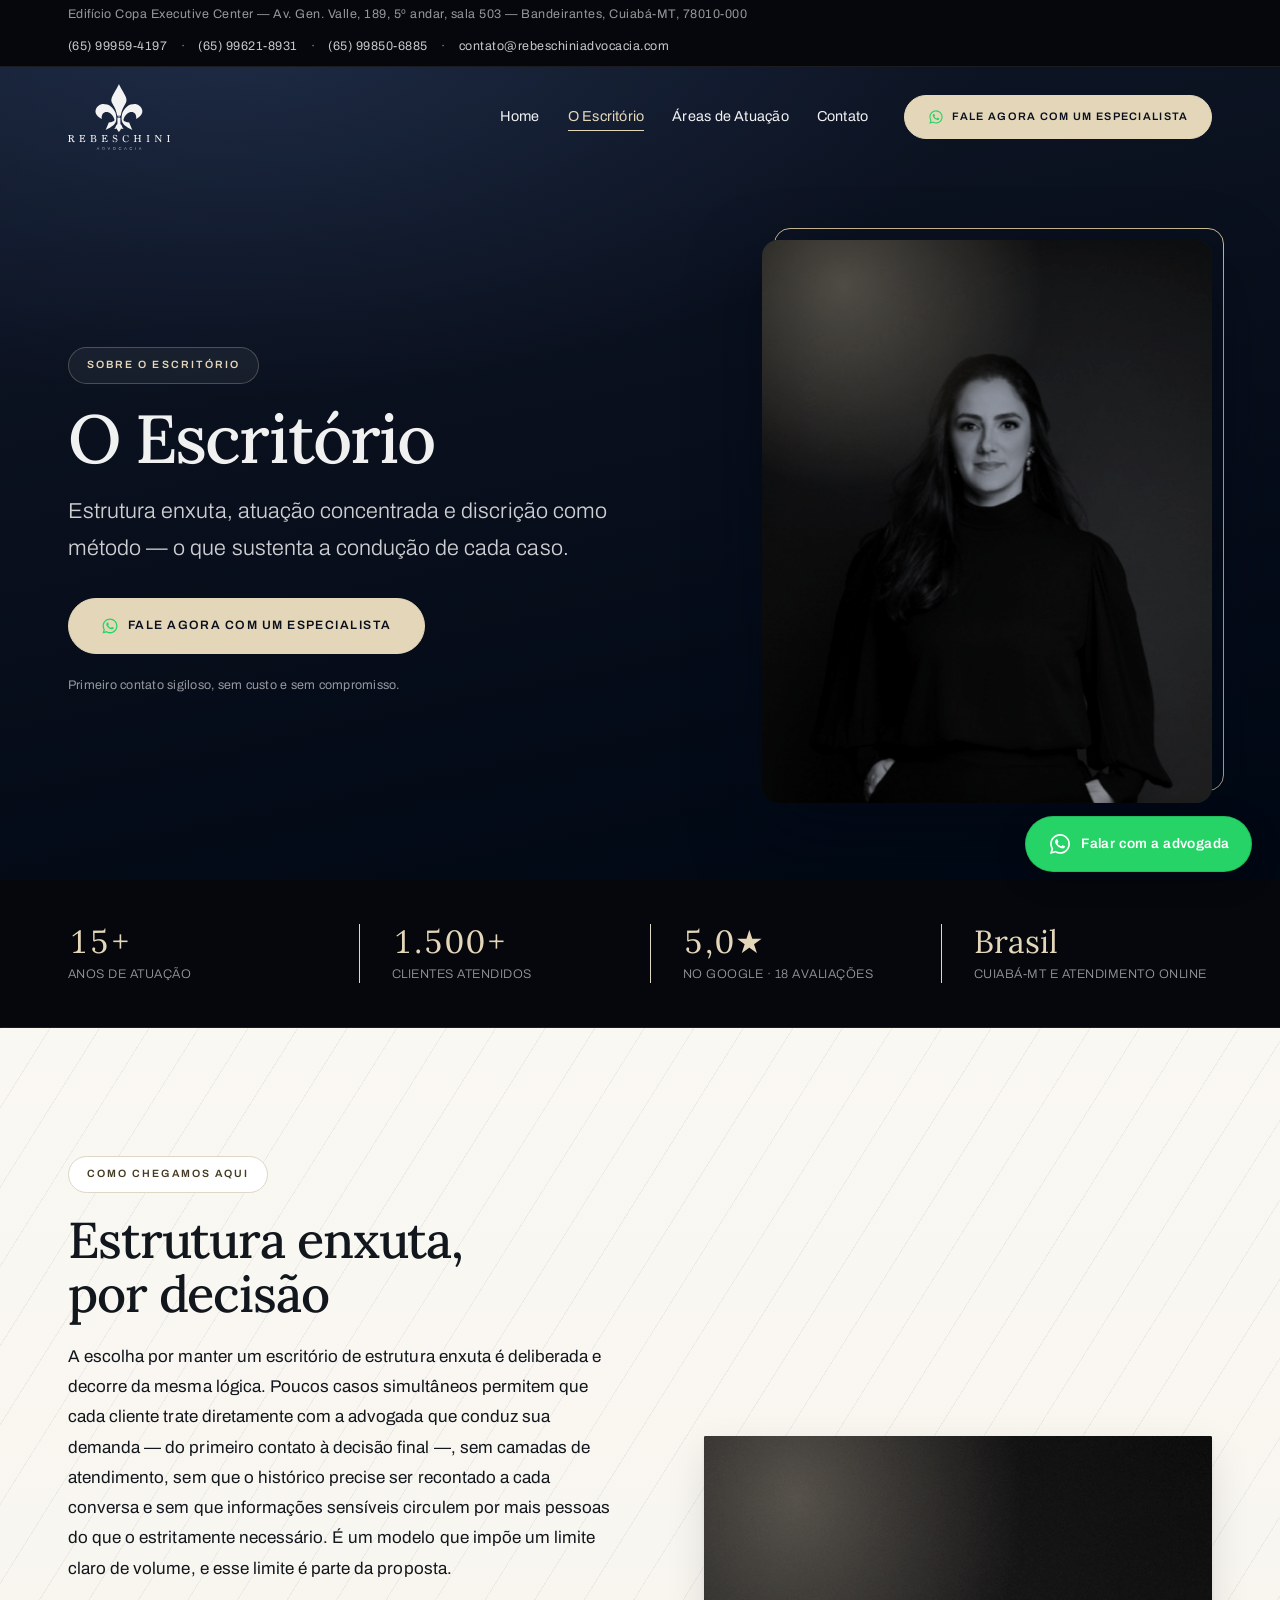
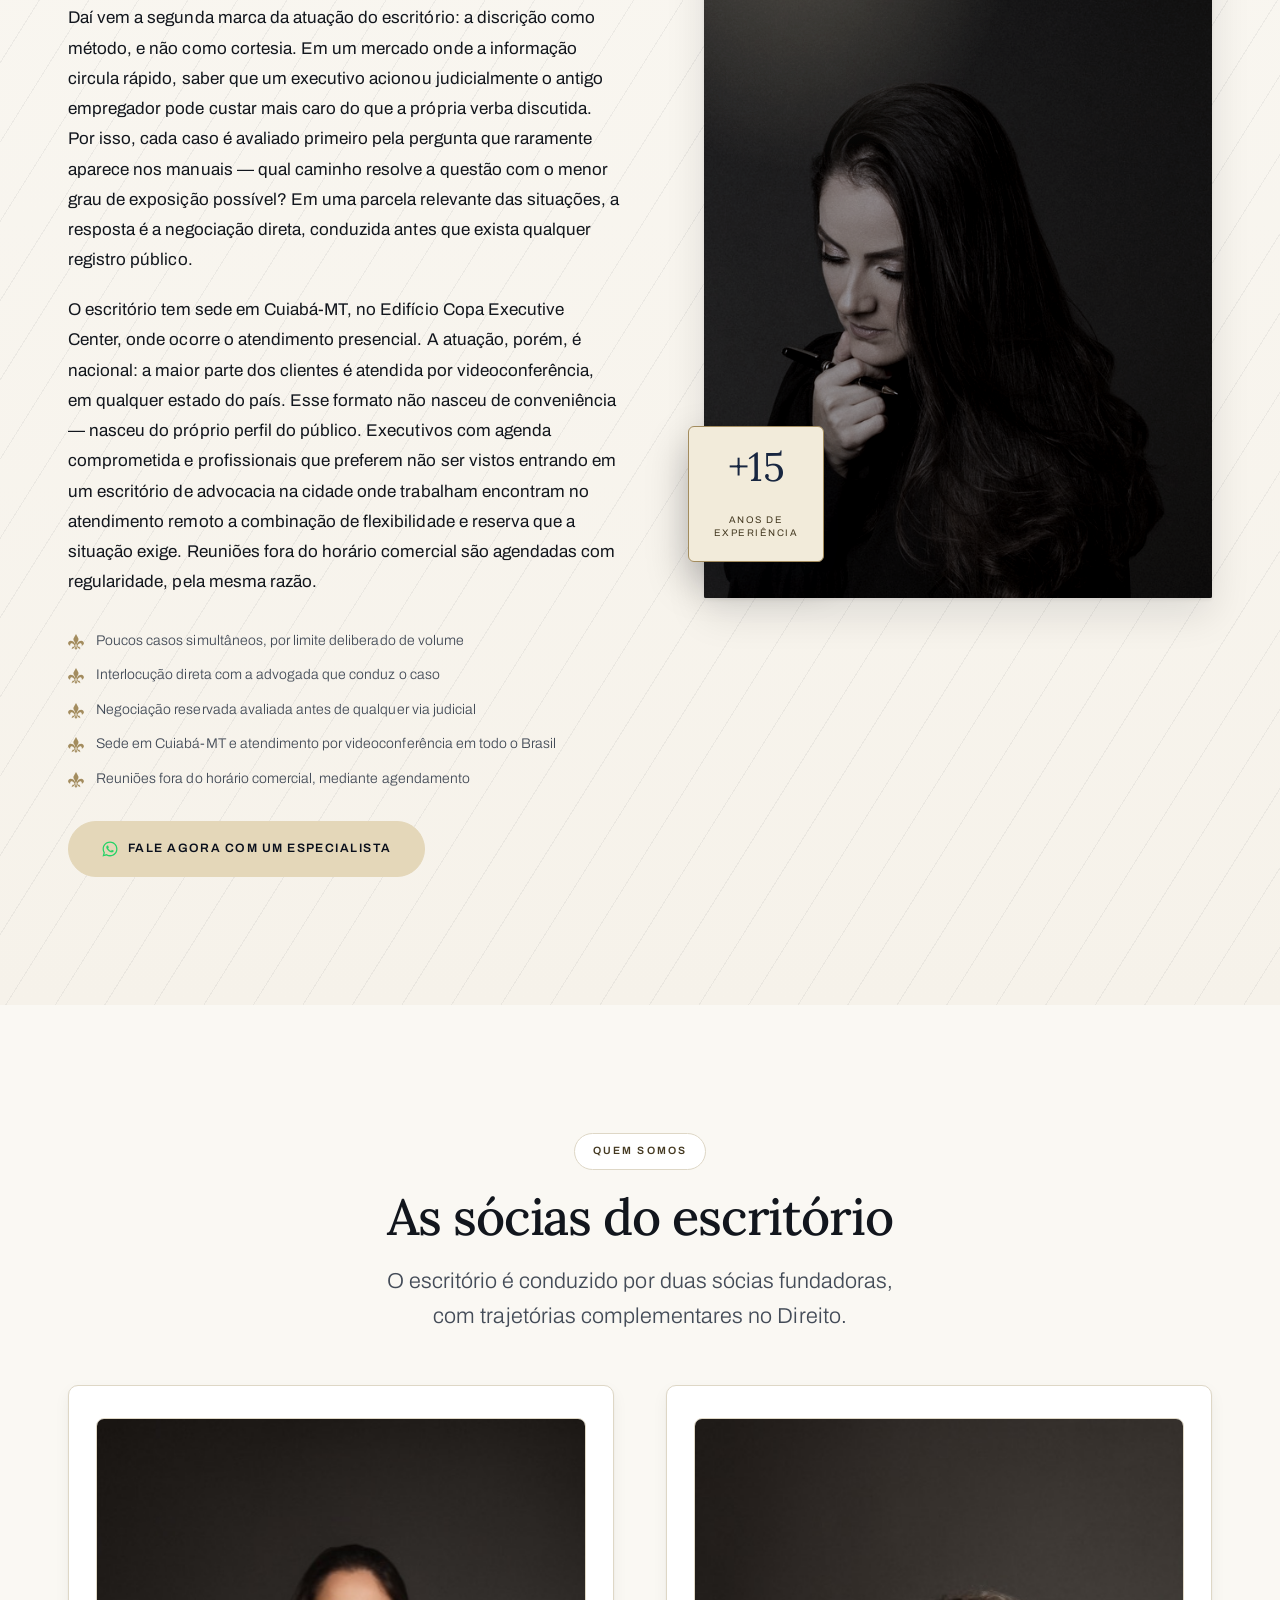
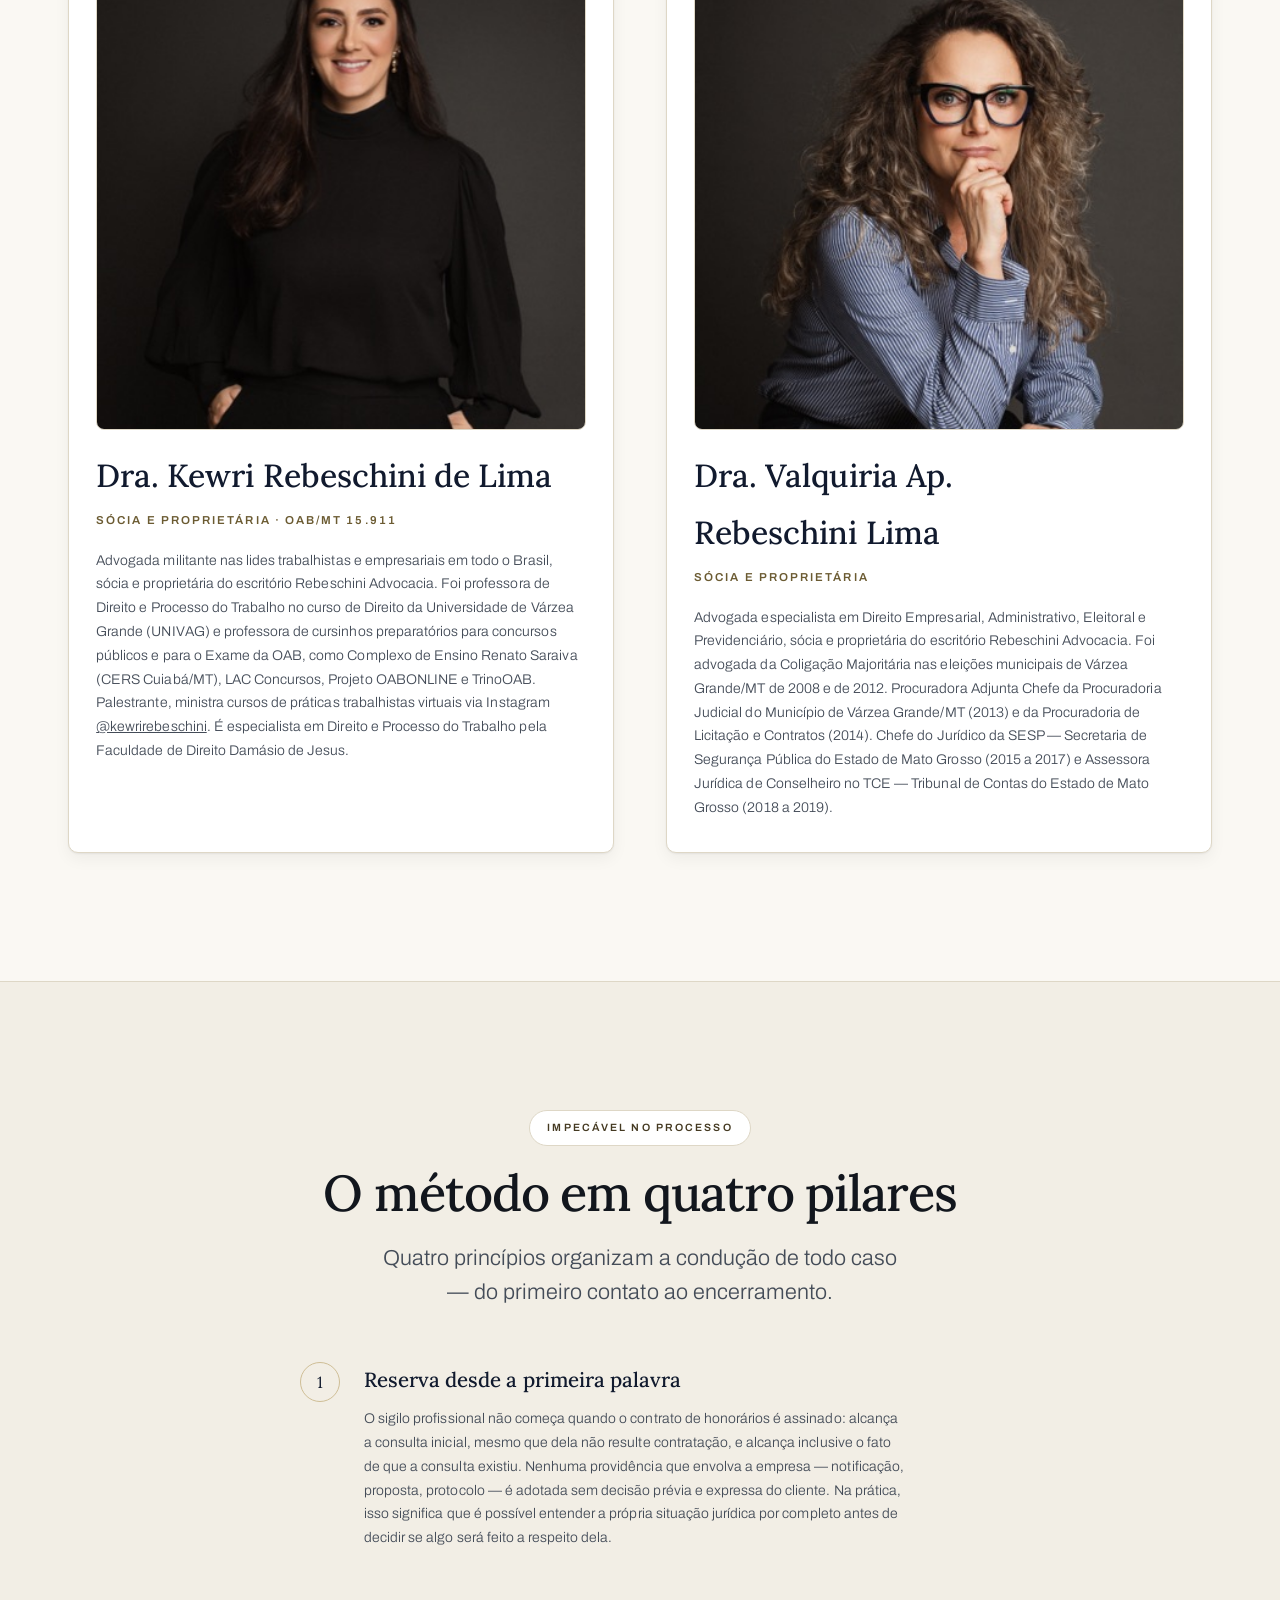
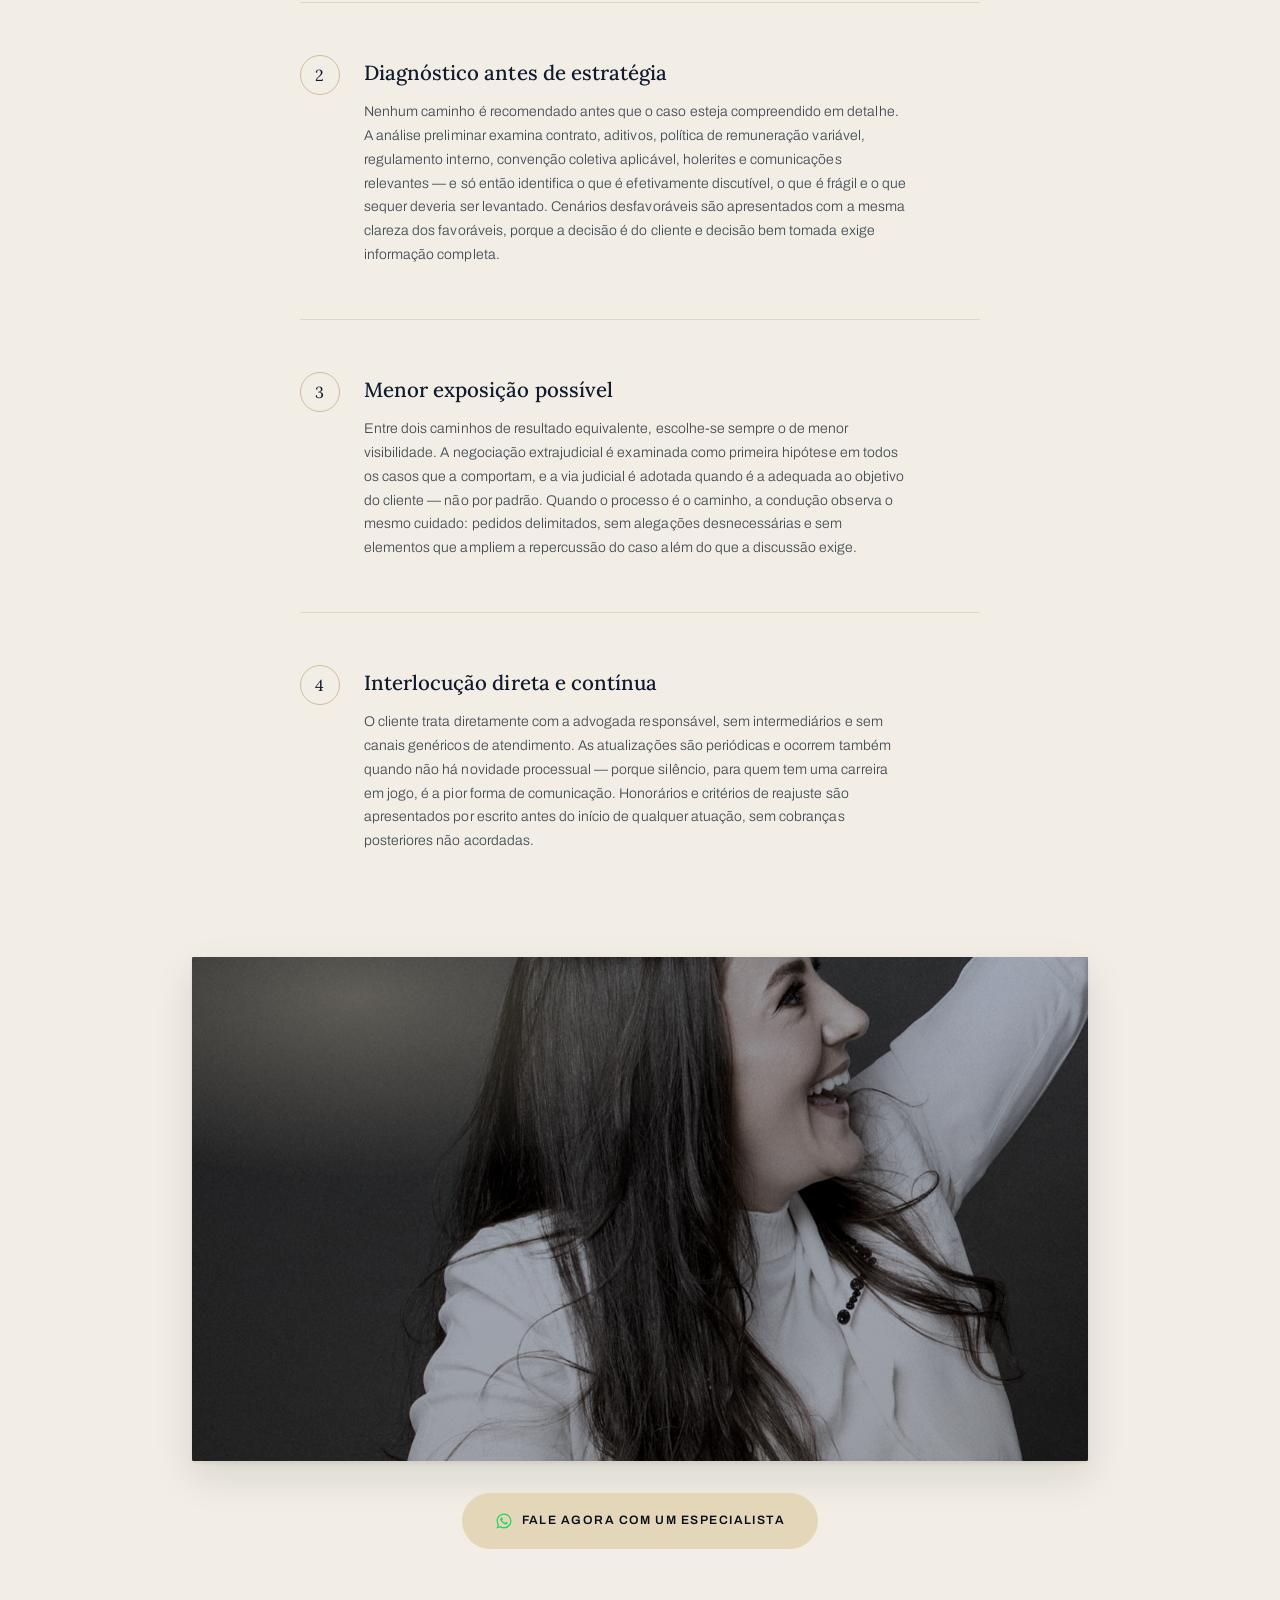
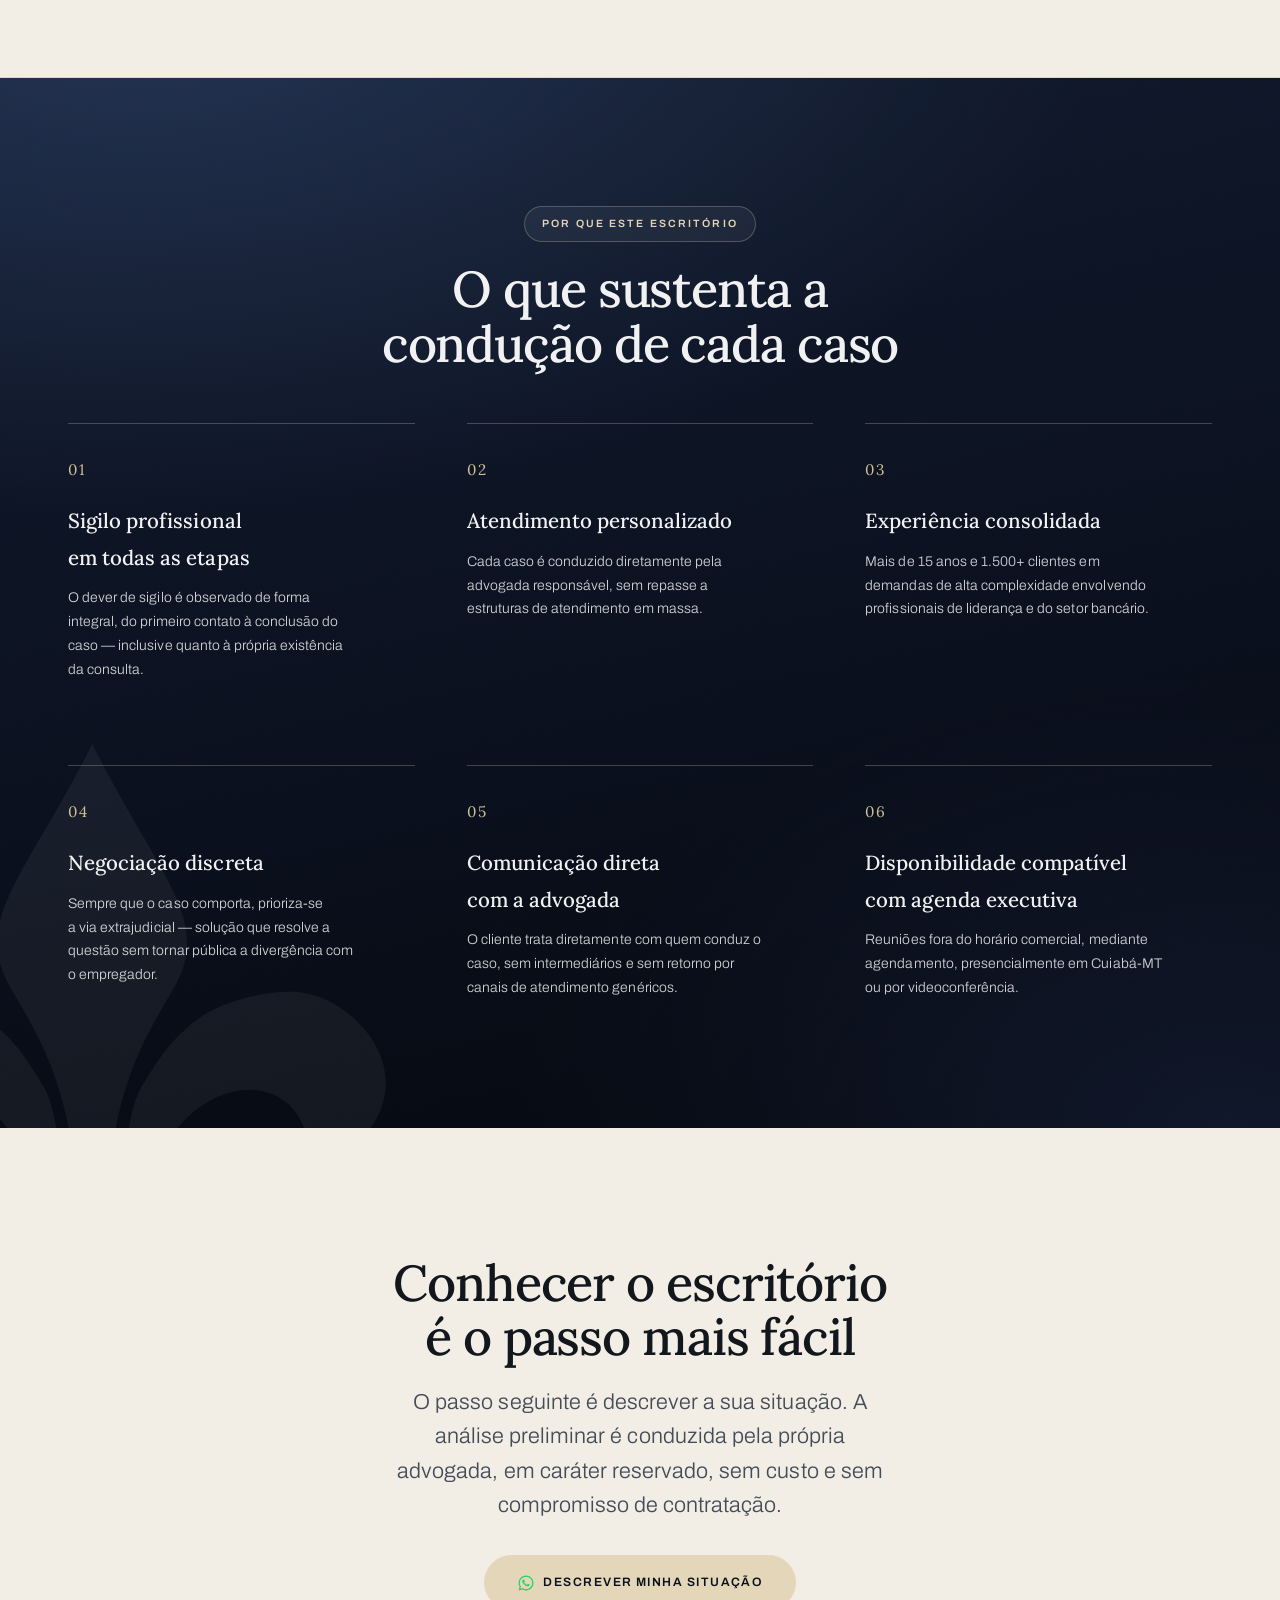
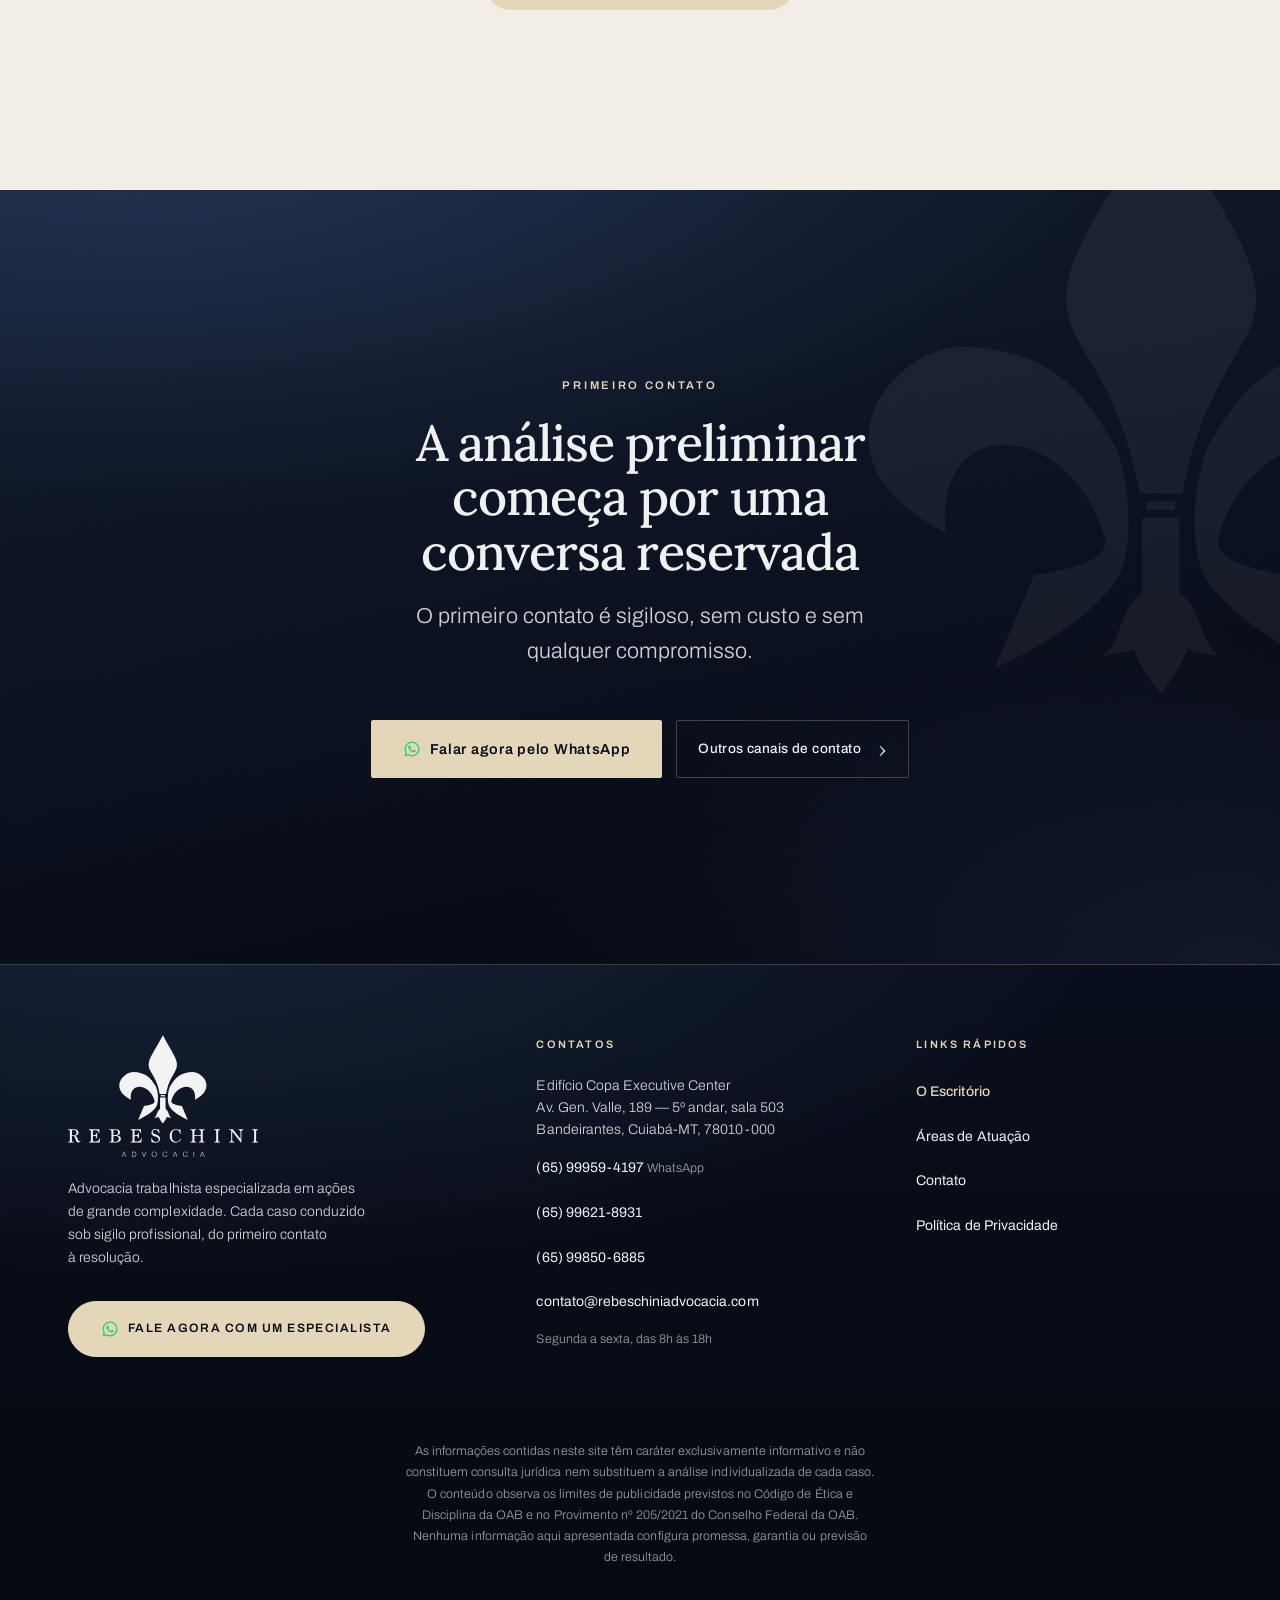
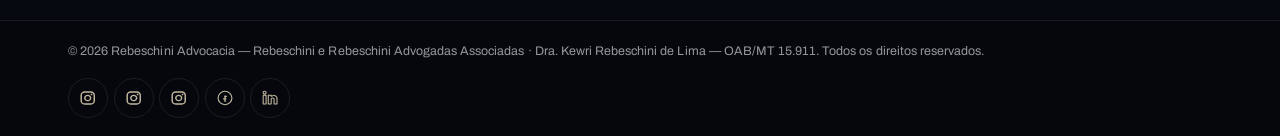
<file: sobre.html>
<!DOCTYPE html>
<html lang="pt-BR">
<head>
<meta charset="utf-8">
<meta name="viewport" content="width=device-width, initial-scale=1">
<title>Sobre — agora em O Escritório | Rebeschini Advocacia</title>
<meta name="robots" content="noindex, follow">
<link rel="canonical" href="https://trabalhista.rebeschiniadvocacia.com/o-escritorio.html">
<meta http-equiv="refresh" content="0; url=o-escritorio.html">
<link rel="icon" href="assets/symbol-blue.svg" type="image/svg+xml">
<link rel="stylesheet" href="css/styles.css?v=20260729">
<script>location.replace('o-escritorio.html');</script>
</head>
<body data-pagina="redirect">
<main id="conteudo" class="section">
  <div class="wrap secao-centro bloco-centro">
    <h1 class="t1">Esta página mudou de endereço</h1>
    <p class="linha-apoio">O conteúdo sobre o escritório e a advogada responsável passou a ficar reunido em
    <strong>O Escritório</strong>.</p>
    <p class="secao-acoes secao-acoes--centro">
      <a class="btn btn--gold btn--pill" href="o-escritorio.html">Ir para O Escritório</a>
    </p>
  </div>
</main>
</body>
</html>
</file>
<file: css/styles.css>
/* =============================================================
   Rebeschini Advocacia — "Retrato + Dossiê"
   Implementação de site/DESIGN-SPEC.md. Valores conforme a spec.
   ============================================================= */

/* ---------- §2.1 Cor ---------- */
:root{
  --navy-950: #05070D;
  --navy-900: #090F1C;
  --navy-850: #0F1728;
  --navy-800: #111A2E;
  --navy-700: #182640;
  --navy-600: #213458;
  --navy-500: #2F4876;
  --navy-400: #4C699E;
  --navy-050: #EEF1F6;

  --gold-100: #FBF7EE;
  --gold-200: #F2EBDA;
  --gold-300: #E4D7B9;
  --gold-400: #CFBE96;
  --gold-500: #A38C5E;
  --gold-600: #6B5B32;
  --gold-700: #443921;

  --bone:      #FAF8F3;
  --paper:     #FFFFFF;
  --stone:     #F2EEE5;
  --stone-2:   #E8E2D4;
  --line-warm: #DED7C6;
  --line:      #D7DCE4;

  --ink:      #12161D;
  --ink-soft: #444C58;
  --ink-mute: #5E6572;   /* spec dizia #6E7683 = 4.9:1, mas o real é 4.32 — este entrega 5.5:1 no bone e 5.07 no stone */

  --estrela:  #A38200;

  --on-navy-1:  rgba(255,255,255,.94);
  --on-navy-2:  rgba(255,255,255,.80);
  --on-navy-3:  rgba(255,255,255,.58);
  --hair-gold:  rgba(228,215,185,.26);
  --hair-gold-2:rgba(228,215,185,.10);
  --hair-light: rgba(255,255,255,.10);

  /* ---------- §2.3 Sombra e raio ---------- */
  --sh-1: 0 1px 2px rgba(9,15,28,.06), 0 6px 16px rgba(9,15,28,.05);
  --sh-2: 0 2px 4px rgba(9,15,28,.07), 0 16px 40px rgba(9,15,28,.11);
  --sh-3: 0 4px 8px rgba(9,15,28,.08), 0 32px 72px rgba(9,15,28,.16);
  --sh-navy: 0 24px 60px rgba(5,7,13,.45);
  --r: 2px;
  --r-pill: 999px;

  /* ---------- §2.4 Espaço e grid ---------- */
  --wrap: 1240px;
  --wrap-texto: 68ch;
  --gutter: 1.25rem;
  --sec-y: 4.75rem;
  --header-h: 4.75rem;
  --logo-h: 2.9rem;
  --topbar-h: 0rem;
  --chrome-h: var(--header-h);

  --s1:4px; --s2:8px; --s3:12px; --s4:20px; --s5:32px; --s6:52px; --s7:84px; --s8:136px;

  /* ---------- §2.5 Movimento ---------- */
  --t-xs:120ms; --t-sm:200ms; --t-md:340ms; --t-lg:560ms; --t-xl:900ms;
  --ease:       cubic-bezier(.22,.61,.36,1);
  --ease-out:   cubic-bezier(.16,1,.3,1);
  --ease-in-out:cubic-bezier(.65,0,.35,1);

  --font-title: "Lora", Georgia, "Times New Roman", serif;
  --font-body:  "Archivo", "Helvetica Neue", Arial, sans-serif;

  /* ---------- §3.1 Escala tipográfica ---------- */
  --fs-d1: clamp(2.85rem, 1.1rem + 7.6vw, 6rem);
  --fs-d2: clamp(2.2rem, 1.35rem + 3.9vw, 4.25rem);
  --fs-t1: clamp(1.85rem, 1.25rem + 2.7vw, 3.15rem);
  --fs-t2: clamp(1.4rem, 1.15rem + 1.15vw, 2rem);
  --fs-t3: clamp(1.1rem, 1.03rem + .35vw, 1.28rem);
  --fs-lead: clamp(1.05rem, .98rem + .5vw, 1.35rem);
  --fs-body: 1rem;
  --fs-sm: .875rem;
  --fs-xs: .78rem;
}
@media (min-width:768px){ :root{ --gutter:2.25rem; --sec-y:6.5rem; --header-h:5.75rem; --logo-h:3.7rem; } }
@media (min-width:1024px){
  :root{
    --gutter:3rem; --sec-y:8rem; --header-h:6.25rem; --logo-h:4.1rem;
    --topbar-h:2.5rem; --chrome-h:calc(var(--header-h) + var(--topbar-h));
    --fs-body:1.0625rem;
  }
}
@media (min-width:1440px){ :root{ --gutter:4.5rem; --sec-y:9.5rem; --header-h:6.5rem; --logo-h:4.35rem; } }

/* ---------- Reset ---------- */
*,*::before,*::after{ box-sizing:border-box; }
html{ -webkit-text-size-adjust:100%; scroll-behavior:smooth; scroll-padding-top:calc(var(--chrome-h) + 1rem); }
body{
  margin:0; background:var(--bone); color:var(--ink);
  font-family:var(--font-body); font-size:var(--fs-body); font-weight:400;
  line-height:1.78; letter-spacing:.002em;
  -webkit-font-smoothing:antialiased; overflow-x:hidden;
}
img,svg,picture{ display:block; max-width:100%; }
img{ height:auto; }
h1,h2,h3{ font-family:var(--font-title); font-weight:500; margin:0; text-wrap:balance; }
p{ margin:0 0 1.15em; text-wrap:pretty; }
p:last-child{ margin-bottom:0; }
ul,ol{ margin:0; padding:0; list-style:none; }
a{ color:inherit; }
button{ font:inherit; color:inherit; }

@media (prefers-reduced-motion:reduce){
  html{ scroll-behavior:auto; }
  *,*::before,*::after{ animation-duration:.01ms !important; transition-duration:.01ms !important; }
}

/* ---------- Utilitários ---------- */
.wrap{ width:100%; max-width:var(--wrap); margin-inline:auto; padding-inline:var(--gutter); }
.visually-hidden{
  position:absolute; width:1px; height:1px; padding:0; margin:-1px;
  overflow:hidden; clip:rect(0 0 0 0); white-space:nowrap; border:0;
}
.skip-link{
  position:absolute; left:1rem; top:-100px; z-index:200;
  background:var(--gold-300); color:var(--navy-900);
  padding:.75rem 1.25rem; font-weight:600; font-size:.9rem;
  transition:top var(--t-xs) var(--ease);
}
.skip-link:focus{ top:1rem; }
:where(a,button,input,textarea,summary):focus-visible{
  outline:2px solid var(--navy-600); outline-offset:3px; border-radius:2px;
}
.superficie-navy :where(a,button,input,textarea,summary):focus-visible,
.hero-capa :where(a,button):focus-visible,
.site-header :where(a,button):focus-visible,
.site-footer :where(a,button):focus-visible{ outline-color:var(--gold-300); }

/* ---------- §2.2 Textura ---------- */
.grain::before{
  content:""; position:absolute; inset:0; z-index:0; pointer-events:none;
  background-image:url("data:image/svg+xml,%3Csvg xmlns='http://www.w3.org/2000/svg' width='180' height='180'%3E%3Cfilter id='n'%3E%3CfeTurbulence type='fractalNoise' baseFrequency='.86' numOctaves='3' stitchTiles='stitch'/%3E%3C/filter%3E%3Crect width='180' height='180' filter='url(%23n)'/%3E%3C/svg%3E");
  background-size:180px 180px; opacity:.055; mix-blend-mode:overlay;
}
.grain--claro::before{ opacity:.03; mix-blend-mode:multiply; }
.malha::after{
  content:""; position:absolute; inset:0; z-index:0; pointer-events:none;
  background-image:repeating-linear-gradient(90deg, var(--hair-gold-2) 0 1px, transparent 1px calc(100% / 6));
  background-size:100% 100%;
  -webkit-mask-image:linear-gradient(180deg, transparent 0%, #000 22%, #000 78%, transparent 100%);
  mask-image:linear-gradient(180deg, transparent 0%, #000 22%, #000 78%, transparent 100%);
}

/* ---------- §5.2 Superfície navy ---------- */
.superficie-navy{
  position:relative; isolation:isolate; overflow:hidden; color:var(--on-navy-1);
  background:
    radial-gradient(128% 86% at 12% -8%, rgba(76,105,158,.32) 0%, rgba(9,15,28,0) 58%),
    radial-gradient(90% 70% at 96% 100%, rgba(17,26,46,.85) 0%, rgba(9,15,28,0) 62%),
    linear-gradient(168deg, var(--navy-800) 0%, var(--navy-900) 62%, var(--navy-950) 100%);
}
.superficie-navy > *{ position:relative; z-index:2; }
.superficie-navy--claro{
  background:
    radial-gradient(128% 86% at 12% -8%, rgba(76,105,158,.32) 0%, rgba(9,15,28,0) 58%),
    radial-gradient(90% 70% at 96% 100%, rgba(17,26,46,.85) 0%, rgba(9,15,28,0) 62%),
    linear-gradient(168deg, var(--navy-700) 0%, var(--navy-800) 100%);
}
.superficie-navy--fundo{
  background:
    radial-gradient(128% 86% at 12% -8%, rgba(76,105,158,.22) 0%, rgba(9,15,28,0) 58%),
    linear-gradient(180deg, var(--navy-900), var(--navy-950));
}

/* ---------- §5.3 Marca d'água ---------- */
.watermark{
  position:absolute; z-index:0; pointer-events:none; user-select:none;
  width:clamp(24rem, 18rem + 24vw, 46rem); aspect-ratio:1; opacity:.055;
  background:url("../assets/symbol-white.svg") center/contain no-repeat;
}
.watermark--dir{ right:-14%; top:-12%; }
.watermark--esq{ left:-16%; bottom:-20%; }
.watermark--centro{ left:50%; top:50%; transform:translate(-50%,-50%); opacity:.04; }
@media (max-width:1023px){
  .watermark--esq, .watermark--dir{ display:none; }
  .hero-capa .watermark{ width:22rem; opacity:.04; }
}

/* ---------- §5.1 Separadores ---------- */
.fio{
  border:0; height:1px; margin:0;
  background:linear-gradient(90deg, var(--gold-400) 0%, rgba(207,190,150,.34) 38%, rgba(207,190,150,0) 100%);
}
.marca-secao{ display:flex; align-items:center; gap:14px; margin-bottom:20px; }
.marca-secao::before{ content:""; width:52px; height:1px; background:var(--gold-400); flex:none; }
.marca-secao img{ width:18px; height:18px; opacity:.85; }
.canto{ position:relative; }
.canto::after{
  content:""; position:absolute; right:0; bottom:-20px; width:84px; height:20px;
  border-right:1px solid var(--gold-500); border-bottom:1px solid var(--gold-500);
}

/* ---------- §3.1 Tipografia ---------- */
.d1{ font-family:var(--font-title); font-size:var(--fs-d1); line-height:.94; letter-spacing:-.032em; font-weight:500; }
.d2{ font-family:var(--font-title); font-size:var(--fs-d2); line-height:1.02; letter-spacing:-.028em; font-weight:500; max-width:18ch; }
.t1{ font-family:var(--font-title); font-size:var(--fs-t1); line-height:1.08; letter-spacing:-.022em; font-weight:500; max-width:20ch; }
.t2{ font-family:var(--font-title); font-size:var(--fs-t2); line-height:1.18; letter-spacing:-.016em; font-weight:500; }
.t3{ font-family:var(--font-title); font-size:var(--fs-t3); line-height:1.32; letter-spacing:-.008em; font-weight:500; }

/* Destaque dourado: escuro por padrão (fundos claros); claro só em superfície navy */
:where(.d1,.d2,.t1) em{
  font-style:italic; font-weight:400; color:var(--gold-600); letter-spacing:-.012em;
}
.superficie-navy :where(.d1,.d2,.t1) em,
.hero-esboco :where(.d1,.d2,.t1) em,
.obrigado :where(.d1,.d2,.t1) em{ color:var(--gold-300); }
.section--claro :where(.d1,.d2,.t1) em,
.faixa-abertura :where(.d1,.d2,.t1) em{ color:var(--gold-700); }

.numeral{
  font-family:var(--font-title); font-weight:400;
  font-variant-numeric:tabular-nums lining-nums; letter-spacing:.02em; line-height:1;
}
.numeral--xl{ font-size:clamp(3.2rem, 2rem + 5vw, 6.5rem); color:var(--gold-400); opacity:.9; }
.numeral--lg{ font-size:clamp(2rem, 1.4rem + 2.6vw, 3.4rem); color:var(--gold-500); }
.numeral--sm{ font-size:.95rem; letter-spacing:.14em; color:var(--gold-600); }

/* ---------- §7.13 Padrão de seção ---------- */
.eyebrow{
  display:flex; align-items:center; gap:.7rem;
  font-family:var(--font-body); font-size:.7rem; font-weight:600;
  letter-spacing:.24em; text-transform:uppercase;
  color:var(--gold-700); margin:0 0 var(--s4);
}
.eyebrow--light{ color:var(--gold-300); }
.eyebrow--traco::before{ content:""; width:34px; height:1px; background:currentColor; flex:none; opacity:.8; }
.linha-apoio{
  font-size:var(--fs-lead); font-weight:300; line-height:1.6;
  color:var(--ink-soft); max-width:44ch; margin:0;
}
.superficie-navy .linha-apoio{ color:var(--on-navy-2); }
.section-head{ margin-bottom:var(--s6); }
.section-head .t1,
.section-head .d2{ margin-bottom:var(--s4); }
.section-head--centro{ text-align:center; }
.section-head--centro .eyebrow{ justify-content:center; }
.section-head--centro .t1,
.section-head--centro .linha-apoio{ margin-inline:auto; }
.secao-acoes{ display:flex; flex-wrap:wrap; align-items:center; gap:.85rem 1.25rem; margin-top:var(--s5); }
.secao-acoes--centro{ justify-content:center; }

/* ---------- §5 Pesos de seção ---------- */
.section{ padding-block:var(--sec-y); }
.section--p1{ padding-block:clamp(2.75rem, 2rem + 3vw, 4.5rem); }
.section--p3{ padding-block:calc(var(--sec-y) * 1.45); }
.section--stone{ background:var(--stone); }
.section--bone{ background:var(--bone); }

/* ---------- §7.3 Botões ---------- */
.btn{
  display:inline-flex; align-items:center; justify-content:center; gap:.55rem;
  min-height:3rem; padding:.95rem 1.9rem;
  font-family:var(--font-body); font-size:.9rem; font-weight:600; letter-spacing:.05em;
  text-decoration:none; text-align:center; white-space:nowrap;
  border:1px solid transparent; border-radius:var(--r); cursor:pointer;
  position:relative; overflow:hidden;
  transition:background-color var(--t-sm) var(--ease), color var(--t-sm) var(--ease),
             border-color var(--t-sm) var(--ease), transform var(--t-xs) var(--ease),
             box-shadow var(--t-sm) var(--ease);
}
.btn--gold::before{
  content:""; position:absolute; inset:0; pointer-events:none;
  background:linear-gradient(105deg, transparent 30%, rgba(255,255,255,.55) 50%, transparent 70%);
  transform:translateX(-120%); transition:transform 620ms var(--ease-out);
}
.btn--gold:hover::before{ transform:translateX(120%); }
.btn--gold{ background:var(--gold-300); color:var(--navy-900); border-color:var(--gold-300); }
.btn--gold:hover{ background:var(--gold-200); border-color:var(--gold-200); transform:translateY(-2px); box-shadow:0 10px 26px rgba(5,7,13,.30); }
.btn--gold:active{ transform:translateY(0); background:var(--gold-400); box-shadow:none; }

.btn--linha{ background:transparent; color:var(--on-navy-1); border-color:var(--hair-gold); }
.btn--linha:hover{ background:rgba(228,215,185,.10); border-color:var(--gold-300); color:var(--gold-200); transform:translateY(-2px); }
.btn--linha:active{ transform:translateY(0); background:rgba(228,215,185,.16); }

.btn--navy{ background:transparent; color:var(--navy-800); border-color:var(--navy-600); }
.btn--navy:hover{ background:var(--navy-600); color:var(--paper); transform:translateY(-2px); box-shadow:var(--sh-1); }

.btn--texto{
  padding:.5rem 0; min-height:2.5rem; background:none; border:0;
  color:var(--navy-800); border-bottom:1px solid var(--gold-500);
  letter-spacing:.02em; font-weight:500; border-radius:0;
}
.btn--texto:hover{ border-color:var(--navy-600); }

.btn--outline{
  background:transparent; color:var(--navy-800); border:1px solid var(--line-warm);
  min-height:2.9rem; padding:.75rem 1.35rem;
  font-size:.85rem; font-weight:500; letter-spacing:.03em; border-radius:var(--r);
}
.btn--outline::after{
  content:"\203A"; font-family:var(--font-title); font-size:1.15rem; line-height:1;
  margin-left:.55rem; color:var(--gold-700); transition:transform var(--t-md) var(--ease);
}
.btn--outline:hover{ border-color:var(--navy-600); background:var(--paper); transform:translateY(-2px); box-shadow:var(--sh-1); }
.btn--outline:hover::after{ transform:translateX(4px); }
.btn--outline:active{ transform:translateY(0); box-shadow:none; }
.superficie-navy .btn--outline{ color:var(--on-navy-1); border-color:var(--hair-gold); }
.superficie-navy .btn--outline::after{ color:var(--gold-300); }
.superficie-navy .btn--outline:hover{ background:rgba(228,215,185,.10); border-color:var(--gold-300); }

.btn--sm{ min-height:2.5rem; padding:.65rem 1.25rem; font-size:.82rem; }
.btn--block{ width:100%; }
:where(.btn):disabled{ opacity:.5; cursor:not-allowed; transform:none; }

/* ---------- §7.1 Topbar ---------- */
.topbar{
  display:none; position:relative; z-index:101;
  background:var(--navy-950); color:var(--on-navy-3);
  border-bottom:1px solid var(--hair-gold-2);
  font-size:var(--fs-xs); letter-spacing:.04em;
}
.topbar-inner{ display:flex; flex-wrap:wrap; align-items:center; justify-content:space-between; gap:.25rem 2rem; min-height:2.5rem; padding-block:.2rem; }
.topbar p{ margin:0; }
.topbar a{
  display:inline-flex; align-items:center; min-height:1.75rem; padding-block:.35rem;
  color:rgba(255,255,255,.78); text-decoration:none; transition:color var(--t-xs) var(--ease);
}
.topbar a:hover{ color:var(--gold-300); }
.topbar-sep{ margin-inline:.6rem; color:var(--gold-500); }
@media (min-width:1024px){ .topbar{ display:block; } }

/* ---------- §7.2 Header sólido (internas + mobile) ---------- */
.site-header{
  position:sticky; top:0; z-index:100; background:transparent;
  transition:background-color var(--t-md) var(--ease), box-shadow var(--t-md) var(--ease),
             backdrop-filter var(--t-md) var(--ease);
}
.site-header.is-stuck{
  background:rgba(9,15,28,.88);
  -webkit-backdrop-filter:saturate(140%) blur(14px);
  backdrop-filter:saturate(140%) blur(14px);
  box-shadow:0 1px 0 var(--hair-gold), 0 12px 32px rgba(5,7,13,.30);
}
@supports not ((backdrop-filter:blur(1px)) or (-webkit-backdrop-filter:blur(1px))){
  .site-header.is-stuck{ background:var(--navy-900); }
}
.header-inner{ display:flex; align-items:center; justify-content:space-between; gap:1rem; min-height:var(--header-h); }
.brand{ display:block; flex-shrink:0; }
.brand-logo{ height:var(--logo-h); width:auto; }
.brand-logo--dark{ display:none; }
body.nav-open .brand-logo--light{ display:none; }
body.nav-open .brand-logo--dark{ display:block; }

.nav-list{ display:flex; gap:1.75rem; }
.nav-list a{
  position:relative; text-decoration:none; font-size:.9rem; font-weight:400;
  color:var(--on-navy-1); letter-spacing:.015em; padding-block:.4rem;
  transition:color var(--t-xs) var(--ease);
}
.nav-list a::after{
  content:""; position:absolute; left:0; bottom:0; width:100%; height:1px;
  background:var(--gold-300); transform:scaleX(0); transform-origin:left;
  transition:transform var(--t-md) var(--ease);
}
.nav-list a:hover::after,
.nav-list a[aria-current="page"]::after{ transform:scaleX(1); }
.nav-list a[aria-current="page"]{ color:var(--gold-300); }
body.nav-open .nav-list a,
body.nav-open .nav-list a[aria-current="page"]{ color:var(--navy-800); }

.nav{ display:none; }
.nav-acoes{ display:flex; align-items:center; gap:1.1rem; }
.nav-apoio{ display:none; margin:0; font-size:.8rem; letter-spacing:.04em; color:var(--ink-soft); }
@media (min-width:1024px){ .nav{ display:flex; align-items:center; gap:2.25rem; } }

.nav-toggle{
  display:inline-flex; flex-direction:column; justify-content:center; gap:6px;
  width:44px; height:44px; padding:0 10px; background:none; border:0; cursor:pointer;
}
.nav-toggle-bar{
  display:block; height:1.5px; width:100%; background:var(--on-navy-1);
  transition:transform var(--t-md) var(--ease), opacity var(--t-xs) var(--ease), background-color var(--t-md) var(--ease);
}
body.nav-open .nav-toggle-bar{ background:var(--navy-600); }
body.nav-open .nav-toggle-bar:first-child{ transform:translateY(3.75px) rotate(45deg); }
body.nav-open .nav-toggle-bar:last-child{ transform:translateY(-3.75px) rotate(-45deg); }
@media (min-width:1024px){ .nav-toggle{ display:none; } }

@media (max-width:1023px){
  body.nav-open{ overflow:hidden; }
  .nav.is-open{
    display:flex; flex-direction:column; align-items:flex-start; gap:0;
    position:fixed; inset:var(--chrome-h) 0 0 0;
    background:var(--bone); padding:2rem var(--gutter) 3rem; overflow-y:auto; z-index:99;
  }
  .nav.is-open .nav-list{ flex-direction:column; gap:0; width:100%; }
  .nav.is-open .nav-list li{ border-bottom:1px solid var(--line-warm); }
  .nav.is-open .nav-list a{
    display:block; color:var(--navy-800); font-family:var(--font-title);
    font-size:1.3rem; padding:1.05rem 0;
  }
  .nav.is-open .nav-list a[aria-current="page"]{ position:relative; padding-left:1rem; }
  .nav.is-open .nav-list a[aria-current="page"]::before{
    content:""; position:absolute; left:0; top:50%; transform:translateY(-50%);
    width:3px; height:21px; background:var(--gold-400);
  }
  .nav.is-open .nav-list a[aria-current="page"]::after{ display:none; }
  .nav.is-open .nav-acoes{ display:flex; flex-direction:column; align-items:stretch; gap:1rem; width:100%; margin-top:2rem; }
  .nav.is-open .nav-cta{ width:100%; }
  .nav.is-open .nav-apoio{ display:block; text-align:center; }
}

/* ---------- §7.0 Pílula do menu (home, ≥1024px) ---------- */
.menu-pill-host{ position:absolute; z-index:60; left:0; right:0; bottom:0; }
.menu-pill{
  display:none; align-items:center; justify-content:space-between; gap:1.5rem;
  padding:.65rem .75rem .65rem 1.5rem;
  background:var(--paper); border:1px solid rgba(5,7,13,.06); border-radius:var(--r-pill);
  box-shadow:0 2px 6px rgba(5,7,13,.10), 0 18px 48px rgba(5,7,13,.28);
  transition:box-shadow var(--t-md) var(--ease), transform var(--t-md) var(--ease);
}
.menu-pill:hover{ box-shadow:0 2px 6px rgba(5,7,13,.12), 0 22px 56px rgba(5,7,13,.34); }
.menu-pill-brand{ display:flex; align-items:center; flex:none; }
.menu-pill-brand img{ height:2.35rem; width:auto; }
.menu-pill-links{ display:flex; align-items:center; gap:2rem; margin:0 auto; }
.menu-pill-links a{
  position:relative; text-decoration:none; font-size:.88rem; font-weight:400;
  letter-spacing:.015em; color:var(--ink-soft); padding:.5rem 0;
  transition:color var(--t-xs) var(--ease);
}
.menu-pill-links a::after{
  content:""; position:absolute; left:0; right:0; bottom:.1rem; height:1px;
  background:var(--gold-500); transform:scaleX(0); transform-origin:left;
  transition:transform var(--t-md) var(--ease);
}
.menu-pill-links a:hover{ color:var(--navy-800); }
.menu-pill-links a:hover::after,
.menu-pill-links a[aria-current="page"]::after{ transform:scaleX(1); }
.menu-pill-links a[aria-current="page"]{ color:var(--navy-800); font-weight:500; }
.menu-pill .btn{ flex:none; min-height:2.75rem; padding:.7rem 1.5rem; border-radius:var(--r-pill); }
.menu-pill :focus-visible{ outline:2px solid var(--navy-600); outline-offset:3px; border-radius:2px; }
@media (min-width:1024px){ .menu-pill{ display:flex; } }
@media (min-width:1280px){ .menu-pill{ gap:2.5rem; padding-left:1.75rem; } }

.menu-pill.is-fixed{
  position:fixed; z-index:100; top:.9rem; bottom:auto;
  left:50%; transform:translateX(-50%);
  width:min(calc(100% - 2 * var(--gutter)), 64rem);
  animation:pill-desce 340ms var(--ease-out) both;
}
@keyframes pill-desce{
  from{ opacity:0; transform:translate(-50%,-14px); }
  to  { opacity:1; transform:translate(-50%,0); }
}
@media (prefers-reduced-motion:reduce){ .menu-pill.is-fixed{ animation:none; } }

/* ---------- §6.1 Hero-capa (home) ---------- */
.hero-capa{
  position:relative; isolation:isolate; overflow:hidden;
  min-height:clamp(34rem, 26rem + 34vw, 52rem);
  display:grid; grid-template-rows:auto 1fr auto; align-content:stretch;
  color:var(--on-navy-1);
  margin-top:0;
  padding-top:clamp(1.75rem, 1.25rem + 2vw, 3rem);
  padding-bottom:0;
  background:
    radial-gradient(88% 62% at 50% 8%,  rgba(76,105,158,.34) 0%, rgba(9,15,28,0) 62%),
    radial-gradient(120% 90% at 50% 108%, rgba(5,7,13,.92) 0%, rgba(5,7,13,0) 58%),
    linear-gradient(176deg, #0F1728 0%, #182640 44%, #090F1C 100%);
}
@media (max-width:1023px){
  .hero-capa{
    margin-top:calc(var(--chrome-h) * -1);
    padding-top:calc(var(--chrome-h) + 1rem);
    min-height:auto;
  }
}
.hero-id{
  position:relative; z-index:5; grid-row:1;
  display:flex; align-items:center; gap:.7rem;
  width:100%; max-width:var(--wrap); margin-inline:auto; padding-inline:var(--gutter);
}
.hero-id-selo{
  width:38px; height:38px; border-radius:50%; flex:none;
  object-fit:cover; border:1px solid var(--hair-gold); filter:grayscale(.5) contrast(1.06);
}
.hero-id-nome{ font-family:var(--font-title); font-size:.92rem; color:var(--on-navy-1); margin:0; line-height:1.3; }
.hero-id-linha{ font-size:.7rem; letter-spacing:.14em; text-transform:uppercase; color:var(--gold-300); margin:0; line-height:1.4; }

.hero-nome{
  position:relative; z-index:1;
  grid-row:2; align-self:center; justify-self:center;
  margin:0; width:100%; text-align:center;
  font-family:var(--font-title); font-style:italic; font-weight:400;
  font-size:clamp(3.1rem, .6rem + 10.4vw, 10rem);
  line-height:.92; letter-spacing:-.028em;
  opacity:.9;
  white-space:nowrap; pointer-events:none; user-select:none;
  background:linear-gradient(90deg,
    rgba(228,215,185,.55) 0%, rgba(240,231,209,1) 26%,
    rgba(240,231,209,1) 74%, rgba(228,215,185,.55) 100%);
  -webkit-background-clip:text; background-clip:text;
  -webkit-text-fill-color:transparent; color:transparent;
}
@supports not ((-webkit-background-clip:text) or (background-clip:text)){
  .hero-nome{ -webkit-text-fill-color:var(--gold-300); color:var(--gold-300); }
}
@media (min-width:1024px){ .hero-nome{ margin-top:-2vw; } }
@media (min-width:1440px){ .hero-nome{ margin-top:-1vw; } }

.hero-halo{
  position:absolute; z-index:2; left:50%; bottom:0; transform:translateX(-50%);
  width:clamp(22rem, 14rem + 34vw, 46rem); aspect-ratio:1/1.05;
  border-radius:50% 50% 0 0; pointer-events:none;
  background:radial-gradient(circle at 50% 66%,
    rgba(228,215,185,.22) 0%, rgba(228,215,185,.08) 38%, rgba(228,215,185,0) 66%);
}
.hero-cutout{
  position:relative; z-index:3;
  grid-row:2 / -1; align-self:end; justify-self:center;
  margin:0; width:100%;
  max-width:clamp(17rem, 8rem + 30vw, 34rem);
  transform:translateX(3%); pointer-events:none;
}
.hero-cutout img{
  display:block; width:100%; height:auto;
  max-height:min(72vh, 40rem); object-fit:contain; object-position:bottom center;
  filter:contrast(1.06) saturate(.92) brightness(.99) drop-shadow(0 26px 54px rgba(5,7,13,.62));
}
.hero-tagline{
  position:relative; z-index:5; grid-row:3;
  margin:0 auto clamp(6.5rem, 5rem + 5vw, 9.5rem);
  text-align:center; max-width:34ch; padding-inline:var(--gutter);
  font-size:clamp(.82rem, .78rem + .2vw, .95rem);
  font-weight:300; letter-spacing:.06em; color:var(--on-navy-2);
}
.hero-tagline strong{ color:var(--gold-300); font-weight:500; }
.hero-capa .menu-pill-host{
  left:50%; right:auto; transform:translateX(-50%);
  bottom:clamp(1.5rem, 1rem + 2vw, 2.75rem);
  width:calc(100% - 2 * var(--gutter)); max-width:64rem;
}

@media (prefers-reduced-motion:no-preference){
  .hero-nome, .hero-tagline, .hero-capa .menu-pill-host{
    animation:hero-entra var(--t-xl) var(--ease-out) both;
  }
  .hero-cutout{ animation:hero-entra-cutout var(--t-xl) var(--ease-out) both; animation-delay:120ms; }
  .hero-tagline{ animation-delay:240ms; }
  .hero-capa .menu-pill-host{ animation-delay:360ms; }
}
@keyframes hero-entra{ from{ opacity:0; transform:translateY(16px); } to{ opacity:1; } }
@keyframes hero-entra-cutout{ from{ opacity:0; transform:translate(3%,16px); } to{ opacity:1; transform:translateX(3%); } }

@media (max-width:767px){
  /* §9 — no mobile as camadas EMPILHAM (id → nome → cutout → tagline);
     o sanduíche vira só a sobreposição da última linha, via margin negativa. */
  .hero-capa{ grid-template-rows:auto auto auto auto; }
  .hero-nome{ grid-row:2; }
  .hero-cutout{ grid-row:3; }
  .hero-tagline{ grid-row:4; }
  .hero-nome{
    white-space:normal; text-align:center;
    font-size:clamp(2.6rem, 1.2rem + 7.2vw, 4.2rem); line-height:.98;
    margin-bottom:-8vw;
  }
  .hero-cutout{ max-width:min(88vw, 20rem); transform:none; }
  .hero-cutout img{ max-height:52vh; filter:contrast(1.06) saturate(.92) drop-shadow(0 18px 34px rgba(5,7,13,.6)); }
  .hero-halo{ width:26rem; opacity:.16; }
  .hero-tagline{ margin-bottom:2.25rem; font-size:.82rem; }
  .hero-id-selo{ width:32px; height:32px; }
  @keyframes hero-entra-cutout{ from{ opacity:0; transform:translateY(16px); } to{ opacity:1; transform:none; } }
}
@media (min-width:768px){ .so-mobile{ display:none; } }

/* ---------- §6.2 Hero interno ---------- */
.hero-interno{
  position:relative; overflow:hidden; isolation:isolate; color:var(--on-navy-1);
  margin-top:calc(var(--chrome-h) * -1);
  padding-top:calc(var(--chrome-h) + clamp(3rem, 2rem + 4vw, 6.5rem));
  padding-bottom:clamp(3rem, 2rem + 4vw, 6rem);
}
.hero-interno-media{ position:absolute; inset:0; z-index:-2; }
.hero-interno-media img{
  width:100%; height:100%; object-fit:cover; object-position:center 26%;
  filter:grayscale(.72) contrast(1.10) brightness(.72);
}
.hero-interno::before{
  content:""; position:absolute; inset:0; z-index:-1;
  background:
    linear-gradient(100deg, rgba(9,15,28,.95) 0%, rgba(17,26,46,.86) 46%, rgba(17,26,46,.62) 100%),
    linear-gradient(180deg, rgba(5,7,13,.5) 0%, rgba(5,7,13,0) 40%, rgba(5,7,13,.72) 100%);
}
.hero-interno .fio{ position:absolute; left:var(--gutter); right:var(--gutter); bottom:0; }
.hero-interno .d2{ max-width:17ch; margin:0 0 var(--s4); color:var(--on-navy-1); }
.hero-interno-lead{ font-size:var(--fs-lead); font-weight:300; color:var(--on-navy-2); max-width:46ch; margin:0; }

/* ---------- §7.4b Faixa creme ---------- */
.faixa-abertura{
  background:var(--stone);
  padding-block:clamp(2.75rem, 2rem + 3.4vw, 5rem);
  border-bottom:1px solid var(--line-warm);
}
.faixa-abertura-grid{ display:grid; gap:var(--s6) var(--s5); }
.faixa-declaracao{
  font-family:var(--font-title); font-weight:500;
  font-size:clamp(1.35rem, 1.15rem + .95vw, 1.85rem);
  line-height:1.28; letter-spacing:-.016em;
  color:var(--navy-800); margin:0; max-width:17ch; text-wrap:balance;
}
.faixa-declaracao em{ font-style:italic; font-weight:400; color:var(--gold-700); }
.faixa-item{ display:grid; gap:.55rem; align-content:start; }
.faixa-item-icone{
  width:26px; height:26px; margin-bottom:.35rem;
  filter:brightness(0) saturate(100%) invert(36%) sepia(28%) saturate(760%) hue-rotate(6deg) brightness(93%) contrast(88%);
  opacity:.9;
}
.faixa-item-titulo{
  font-family:var(--font-title); font-size:1.02rem; font-weight:500; line-height:1.32;
  color:var(--navy-800); margin:0; max-width:20ch;
}
.faixa-item-desc{
  font-size:var(--fs-sm); font-weight:300; line-height:1.62;
  color:var(--ink-soft); margin:0; max-width:32ch;
}
.faixa-item .btn--texto{ margin-top:.35rem; justify-self:start; font-size:.82rem; }
@media (min-width:768px){ .faixa-abertura-grid{ grid-template-columns:repeat(2,1fr); column-gap:var(--s6); } }
@media (min-width:1024px){
  .faixa-abertura-grid{ grid-template-columns:1.15fr 1fr 1fr 1fr; column-gap:var(--s6); }
  .faixa-declaracao{ padding-right:var(--s5); border-right:1px solid var(--line-warm); }
}
@media (max-width:767px){
  .faixa-declaracao{ border-bottom:1px solid var(--line-warm); padding-bottom:var(--s5); max-width:none; }
  .faixa-abertura-grid{ gap:var(--s6); }
}

/* ---------- §7.7 Faixa de números ---------- */
.faixa-numeros{
  margin-top:clamp(2rem, 1.5rem + 2vw, 3.25rem);
  padding-top:clamp(1.5rem, 1.2rem + 1.4vw, 2.25rem);
  border-top:1px solid var(--line-warm);
}
.numeros-grid{ display:grid; grid-template-columns:repeat(2,1fr); gap:var(--s5) var(--s4); }
.numeros-grid li{ display:block; text-align:left; }
.num-valor{
  display:block; margin-bottom:6px;
  font-family:var(--font-title); font-weight:400;
  font-size:clamp(1.7rem, 1.25rem + 1.9vw, 2.7rem); line-height:1;
  color:var(--gold-600); font-variant-numeric:tabular-nums lining-nums;
}
.num-label{ font-size:.72rem; letter-spacing:.16em; text-transform:uppercase; color:var(--ink-mute); line-height:1.45; }
@media (min-width:768px){
  .numeros-grid{ grid-template-columns:repeat(4,1fr); gap:var(--s4); }
  .numeros-grid li + li{ padding-left:var(--s5); border-left:1px solid var(--line-warm); }
}

/* ---------- §7.4 Cards de área ---------- */
.areas-cards{ display:grid; gap:1px; background:var(--line-warm); border-block:1px solid var(--line-warm); }
.area-card{ background:var(--bone); }
.area-card > a{
  position:relative; overflow:hidden; isolation:isolate;
  display:flex; flex-direction:column; justify-content:flex-end; gap:10px;
  min-height:15.5rem; height:100%; padding:2.25rem 1.75rem 2rem;
  text-decoration:none; transition:background-color var(--t-md) var(--ease);
}
.area-card-num{
  position:absolute; top:.6rem; right:1.1rem; z-index:0;
  font-family:var(--font-title); font-weight:400; font-size:5.25rem; line-height:1;
  color:var(--gold-400); opacity:.28; font-variant-numeric:tabular-nums lining-nums;
  transition:opacity var(--t-md) var(--ease), transform var(--t-md) var(--ease);
}
.area-card-titulo{
  position:relative; z-index:1;
  font-family:var(--font-title); font-size:var(--fs-t3); font-weight:500; line-height:1.28;
  color:var(--navy-800); margin:0; max-width:17ch; text-wrap:balance;
}
.area-card-fio{
  position:relative; z-index:1; display:block; width:34px; height:1px; background:var(--gold-500);
  transition:width var(--t-md) var(--ease), background-color var(--t-md) var(--ease);
}
.area-card > a:hover{ background:var(--stone); }
.area-card > a:hover .area-card-num{ opacity:.5; transform:translateY(-3px); }
.area-card > a:hover .area-card-fio{ width:72px; background:var(--navy-600); }
.area-card > a:focus-visible{ outline:2px solid var(--navy-600); outline-offset:-4px; }
@media (min-width:768px){ .areas-cards{ grid-template-columns:repeat(2,1fr); } }
@media (min-width:1024px){
  .areas-cards{ grid-template-columns:repeat(4,1fr); }
  .area-card > a{ min-height:17rem; padding:2.5rem 1.9rem 2.25rem; }
  .area-card-num{ font-size:6.5rem; }
}
@media (max-width:767px){
  .area-card > a{ min-height:12.5rem; }
  .area-card-num{ font-size:4.25rem; opacity:.30; }
}

/* ---------- §7.5 Blocos de área ---------- */
.areas-blocos{ padding-block:var(--sec-y); }
.area-bloco{
  display:grid; gap:var(--s5);
  padding-block:clamp(2.75rem, 2rem + 3vw, 4.75rem);
  border-top:1px solid var(--line-warm);
  scroll-margin-top:calc(var(--chrome-h) + 3rem);
}
.area-bloco-num{
  font-family:var(--font-title); font-size:clamp(2rem,1.4rem+2.6vw,3.4rem); line-height:1;
  color:var(--gold-700); margin:0 0 var(--s4); font-variant-numeric:tabular-nums;
}
.area-bloco-titulo{ font-size:var(--fs-t2); color:var(--navy-800); margin:0 0 var(--s4); max-width:22ch; }
.area-bloco-resumo{ font-size:var(--fs-lead); font-weight:300; color:var(--ink-soft); max-width:48ch; margin:0 0 var(--s5); }
.area-bloco-cta{ margin:0; }
@media (min-width:1024px){
  .area-bloco{ grid-template-columns:7.5rem minmax(0,1fr) minmax(0,.42fr); column-gap:var(--s6); align-items:start; }
  .area-bloco-num{ grid-column:1; position:sticky; top:calc(var(--chrome-h) + 2.5rem); }
}
@media (max-width:1023px){ .area-bloco-cta .btn{ width:100%; } }
.area-detalhe{ border-top:1px solid var(--line-warm); }
.area-detalhe > summary{
  cursor:pointer; list-style:none; display:inline-flex; align-items:center; gap:.55rem;
  padding:1rem 0; font-size:.88rem; font-weight:500; color:var(--navy-800); min-height:2.75rem;
}
.area-detalhe > summary::-webkit-details-marker{ display:none; }
.area-detalhe > summary::after{ content:"+"; font-size:1.1rem; line-height:1; color:var(--gold-700); }
.area-detalhe[open] > summary::after{ content:"\2013"; }
.area-detalhe-corpo{ padding-bottom:1rem; }
.area-detalhe-corpo p{ font-size:var(--fs-sm); font-weight:300; line-height:1.75; color:var(--ink-soft); max-width:64ch; }
.area-sub{
  font-family:var(--font-body); font-size:.7rem; font-weight:600;
  letter-spacing:.16em; text-transform:uppercase; color:var(--gold-700); margin:1.5rem 0 .6rem;
}
.area-fecho{ margin-top:1.25rem; padding-left:1.1rem; border-left:2px solid var(--gold-400); font-style:italic; }

/* ---------- §7.6 Diferenciais ---------- */
.dif-grid{ display:grid; gap:var(--s6) var(--s6); }
.dif{ position:relative; padding-top:var(--s5); border-top:1px solid var(--hair-gold); }
.dif-num{ font-family:var(--font-title); font-size:.95rem; letter-spacing:.14em; color:var(--gold-400); display:block; margin-bottom:var(--s4); }
.dif-icon{
  width:26px; height:26px; margin-bottom:var(--s4);
  filter:brightness(0) saturate(100%) invert(89%) sepia(14%) saturate(430%) hue-rotate(348deg) brightness(96%) contrast(90%);
  opacity:.92;
}
.dif-title{ font-family:var(--font-title); font-size:var(--fs-t3); color:var(--on-navy-1); margin:0 0 10px; }
.dif-desc{ font-size:var(--fs-sm); font-weight:300; line-height:1.7; color:var(--on-navy-2); margin:0; max-width:38ch; }
@media (min-width:768px){ .dif-grid{ grid-template-columns:repeat(2,1fr); } }
@media (min-width:1024px){ .dif-grid{ grid-template-columns:repeat(3,1fr); gap:var(--s7) var(--s6); } }
@media (max-width:767px){ .dif-grid{ grid-template-columns:1fr; gap:var(--s6); } .malha::after{ display:none; } }

/* ---------- §4 Foto unificada ---------- */
.foto{ position:relative; overflow:hidden; border-radius:var(--r); background:var(--navy-900); isolation:isolate; }
.foto img{
  display:block; width:100%; height:100%; object-fit:cover;
  filter:grayscale(.62) contrast(1.12) brightness(.96) sepia(.06);
  transition:filter var(--t-lg) var(--ease), transform var(--t-xl) var(--ease);
}
.foto::before{
  content:""; position:absolute; inset:0; z-index:1; pointer-events:none;
  background:linear-gradient(168deg, #2F4876 0%, #111A2E 100%);
  mix-blend-mode:multiply; opacity:.42;
}
.foto::after{
  content:""; position:absolute; inset:0; z-index:2; pointer-events:none;
  background:radial-gradient(72% 58% at 18% 8%, rgba(228,215,185,.30) 0%, rgba(228,215,185,0) 62%);
  mix-blend-mode:screen;
}
.foto--retrato img{ aspect-ratio:3/4; object-position:center 14%; }
.foto--alto img{ aspect-ratio:4/5; object-position:center 12%; }
.foto--quadro img{ aspect-ratio:4/3; object-position:center 30%; }
.foto--moldura{ box-shadow:var(--sh-2), inset 0 0 0 1px rgba(228,215,185,.28); }
.foto-wrap{ position:relative; }
.foto-wrap::before{
  content:""; position:absolute; z-index:-1;
  inset:auto -14px -14px auto; width:62%; height:62%;
  border-right:1px solid var(--gold-500); border-bottom:1px solid var(--gold-500);
}
@media (min-width:1024px){ .foto-wrap::before{ inset:auto -22px -22px auto; } }
@media (max-width:767px){ .foto-wrap::before{ inset:auto -8px -8px auto; } }
@media (hover:hover){
  a:hover .foto img, .area-card:hover .foto img{
    transform:scale(1.035); filter:grayscale(.42) contrast(1.14) brightness(1) sepia(.06);
  }
}

/* ---------- Banner full-bleed (P4) ---------- */
.banner-foto{
  position:relative; overflow:hidden; isolation:isolate;
  min-height:clamp(20rem, 12rem + 26vw, 34rem);
  display:grid; place-items:center; background:var(--navy-950);
}
.banner-foto > img{
  position:absolute; inset:0; width:100%; height:100%; object-fit:cover; z-index:-2;
  filter:grayscale(.62) contrast(1.12) brightness(.86) sepia(.06);
}
.banner-foto::after{
  content:""; position:absolute; inset:0; z-index:-1;
  background:linear-gradient(180deg, rgba(9,15,28,.72), rgba(5,7,13,.84));
}
.banner-foto .wrap{ text-align:center; position:relative; z-index:1; }
.banner-frase{
  font-family:var(--font-title); font-style:italic;
  font-size:clamp(1.25rem, 1rem + 1.5vw, 2.1rem); line-height:1.35;
  color:var(--on-navy-1); max-width:34ch; margin:0 auto var(--s5);
}
.banner-frase::before{ content:"\201C"; color:var(--gold-300); margin-right:-.15em; }
.banner-frase::after{ content:"\201D"; color:var(--gold-300); margin-left:-.15em; }
@media (max-width:767px){
  .banner-foto{ min-height:20rem; }
  .banner-frase{ font-size:1.25rem; }
  .banner-foto .btn{ width:100%; max-width:22rem; }
}

/* ---------- §7.8 Avaliações ---------- */
.google-badge{
  display:inline-flex; align-items:center; gap:.6rem; margin-top:var(--s5);
  padding:.7rem 1.15rem; background:var(--paper);
  border:1px solid var(--gold-400); border-radius:var(--r-pill);
}
.badge-nota{ font-family:var(--font-title); font-size:1.35rem; line-height:1; color:var(--navy-800); }
.badge-estrelas{ color:var(--estrela); letter-spacing:.08em; font-size:.95rem; line-height:1; }
.badge-texto{ font-size:var(--fs-sm); color:var(--ink-soft); }

.avaliacoes-grid{ display:grid; gap:1.25rem; }
.avaliacao{
  position:relative; overflow:hidden;
  display:flex; flex-direction:column; gap:var(--s4);
  padding:2rem 1.6rem 1.5rem;
  background:var(--paper); border:1px solid var(--line-warm); border-radius:var(--r);
  box-shadow:var(--sh-1);
  transition:transform var(--t-md) var(--ease), box-shadow var(--t-md) var(--ease), border-color var(--t-md) var(--ease);
}
.avaliacao::before{
  content:"\201C"; position:absolute; top:-1.6rem; right:.7rem; z-index:0;
  font-family:var(--font-title); font-size:8rem; line-height:1;
  color:var(--gold-300); opacity:.34; pointer-events:none;
}
.avaliacao > *{ position:relative; z-index:1; }
.avaliacao:hover{ transform:translateY(-3px); box-shadow:var(--sh-2); border-color:var(--gold-400); }
.aval-estrelas{ color:var(--estrela); letter-spacing:.12em; font-size:.9rem; line-height:1; margin:0; }
.aval-texto{ font-family:var(--font-title); font-size:1.02rem; line-height:1.58; color:var(--navy-800); margin:0; flex:1; }
.aval-autor{
  display:flex; flex-wrap:wrap; gap:2px .6rem; align-items:baseline;
  margin:0; padding-top:var(--s4); border-top:1px solid var(--line-warm);
}
.aval-nome{ font-size:.85rem; font-weight:500; color:var(--ink); }
.aval-data{ font-size:var(--fs-xs); color:var(--ink-mute); }
.avaliacoes-grid:focus-visible{ outline:2px solid var(--navy-600); outline-offset:4px; }
@media (min-width:768px){ .avaliacoes-grid{ grid-template-columns:repeat(2,1fr); } }
@media (min-width:1024px){ .avaliacoes-grid{ grid-template-columns:repeat(4,1fr); } }
@media (max-width:767px){
  .avaliacoes-grid{
    grid-auto-flow:column; grid-auto-columns:84%;
    overflow-x:auto; scroll-snap-type:x mandatory; padding-bottom:1rem; scrollbar-width:thin;
  }
  .avaliacao{ scroll-snap-align:start; }
}

/* ---------- §7.9 FAQ ---------- */
.faq-wrap{ max-width:900px; }
.accordion{ margin-top:var(--s6); border-top:1px solid var(--line-warm); }
.acc-item{ border-bottom:1px solid var(--line-warm); }
.acc-heading{ margin:0; font-size:1rem; }
.acc-trigger{
  width:100%; display:flex; align-items:flex-start; justify-content:space-between; gap:1.5rem;
  padding:1.55rem 0; background:none; border:0; cursor:pointer; text-align:left;
  font-family:var(--font-title); font-size:var(--fs-t3); font-weight:500; line-height:1.42;
  color:var(--navy-800);
  transition:color var(--t-xs) var(--ease), padding-left var(--t-md) var(--ease);
}
@media (hover:hover){ .acc-item:hover .acc-trigger{ color:var(--navy-800); padding-left:10px; } }
.acc-trigger[aria-expanded="true"]{ color:var(--navy-800); }
.acc-icon{ position:relative; flex-shrink:0; width:16px; height:16px; margin-top:.35rem; }
.acc-icon::before,.acc-icon::after{
  content:""; position:absolute; left:50%; top:50%; background:var(--gold-500);
  transition:transform var(--t-md) var(--ease), opacity var(--t-md) var(--ease);
}
.acc-icon::before{ width:16px; height:1.5px; transform:translate(-50%,-50%); }
.acc-icon::after{ width:1.5px; height:16px; transform:translate(-50%,-50%); }
.acc-trigger[aria-expanded="true"] .acc-icon::after{ transform:translate(-50%,-50%) rotate(90deg); opacity:0; }
.acc-panel{ padding:0 3rem 1.6rem 0; }
.acc-panel p{ font-size:var(--fs-body); font-weight:300; color:var(--ink-soft); max-width:62ch; }
.acc-panel[hidden]{ display:none; }
.acc-panel.is-animating{ overflow:hidden; }
@media (max-width:767px){ .acc-trigger{ font-size:1.1rem; padding-block:1.35rem; } }

/* ---------- §7.10 Formulário ---------- */
.form-card{
  background:var(--paper); color:var(--ink);
  padding:2.25rem 1.6rem; border-radius:var(--r);
  border:1px solid var(--line-warm); border-top:2px solid var(--gold-400);
  box-shadow:var(--sh-3);
}
@media (min-width:768px){ .form-card{ padding:2.5rem; } }
.field{ margin-bottom:1.35rem; }
.field label{
  font-size:.74rem; font-weight:600; letter-spacing:.14em; text-transform:uppercase;
  color:var(--navy-800); margin-bottom:.5rem; display:block;
}
.req{ color:var(--gold-700); }
.opt{ text-transform:none; letter-spacing:0; font-weight:300; color:var(--ink-soft); }
.field input,.field textarea{
  width:100%; min-height:3rem; padding:.9rem 1rem;
  font-family:var(--font-body); font-size:1rem; color:var(--ink);
  background:var(--bone); border:1px solid var(--line); border-radius:var(--r);
  transition:border-color var(--t-xs) var(--ease), box-shadow var(--t-xs) var(--ease), background-color var(--t-xs) var(--ease);
}
.field textarea{ resize:vertical; min-height:6.5rem; }
.field input:hover,.field textarea:hover{ border-color:#B4BDCB; }
.field input:focus,.field textarea:focus{
  outline:none; background:var(--paper); border-color:var(--navy-600); box-shadow:0 0 0 3px rgba(33,52,88,.16);
}
.field input[aria-invalid="true"],.field textarea[aria-invalid="true"]{ border-color:#A5241E; }
.erro{ display:block; font-size:.82rem; color:#A5241E; margin-top:.4rem; }
.erro:empty{ margin-top:0; }
.campo-ajuda{ display:block; margin-top:.4rem; font-size:var(--fs-xs); font-weight:300; color:var(--ink-mute); }
.hp-field{ position:absolute; left:-9999px; width:1px; height:1px; overflow:hidden; }
.field--check{ display:grid; grid-template-columns:auto 1fr; gap:.25rem .7rem; align-items:start; margin-bottom:1.5rem; }
.field--check input{ width:1.5rem; height:1.5rem; margin-top:.05rem; accent-color:var(--navy-600); flex-shrink:0; }
.field--check label{
  text-transform:none; letter-spacing:0; font-size:.85rem; font-weight:400;
  line-height:1.55; color:var(--ink-soft); margin:0;
}
.field--check label a{ display:inline-block; padding-block:.2rem; color:var(--navy-800); }
.field--check .erro{ grid-column:2; }
.form-erro-geral{
  margin:1rem 0 0; padding:.85rem 1rem; font-size:.85rem; line-height:1.55; color:#7A1A15;
  background:#FDF3F2; border-left:2px solid #A5241E; border-radius:0 var(--r) var(--r) 0;
}
.form-erro-geral[hidden]{ display:none; }
.lgpd{ font-size:var(--fs-xs); line-height:1.6; color:var(--ink-soft); margin:1.25rem 0 0; }
.lgpd a{ display:inline-block; padding-block:.25rem; color:var(--navy-800); }
.form-intro{ margin-bottom:1.75rem; }
.form-toggle{ margin-top:var(--s6); }
.form-toggle > summary{
  cursor:pointer; list-style:none; display:inline-flex; align-items:center; gap:.6rem;
  font-size:.92rem; font-weight:500; color:var(--navy-800);
  padding:.85rem 0; border-bottom:1px solid var(--gold-500); min-height:2.75rem;
}
.form-toggle > summary::-webkit-details-marker{ display:none; }
.form-toggle > summary::after{ content:"+"; font-size:1.15rem; line-height:1; color:var(--gold-700); }
.form-toggle[open] > summary::after{ content:"\2013"; }
.form-toggle .form-card{ margin-top:1.75rem; box-shadow:none; }

/* ---------- §7.11 WhatsApp flutuante ---------- */
.wa-float{
  position:fixed; right:1rem; bottom:1rem; z-index:90;
  display:inline-flex; align-items:center; justify-content:center; gap:.6rem;
  min-height:3.5rem; min-width:3.5rem; padding:0 1.1rem;
  border-radius:var(--r-pill);
  background:#25D366; color:#fff;
  border:1px solid rgba(5,7,13,.10);
  box-shadow:0 8px 26px rgba(5,7,13,.34);
  text-decoration:none; font-size:.86rem; font-weight:600; letter-spacing:.03em;
  transition:transform var(--t-sm) var(--ease), background-color var(--t-sm) var(--ease), box-shadow var(--t-sm) var(--ease), opacity var(--t-sm) var(--ease);
}
.wa-float-rotulo{ display:none; }
.wa-float:hover{ transform:translateY(-3px); background:#1EBE5B; box-shadow:0 12px 34px rgba(5,7,13,.40); }
.wa-float::after{
  content:""; position:absolute; inset:-4px; border-radius:inherit;
  border:1px solid #25D366; opacity:0;
  animation:respiro 6s var(--ease-in-out) infinite;
}
.wa-float--oculto{ opacity:0; pointer-events:none; transform:translateY(10px); }
@keyframes respiro{
  0%,74%{ transform:scale(1); opacity:0; }
  82%   { transform:scale(1.06); opacity:.55; }
  100%  { transform:scale(1.14); opacity:0; }
}
@media (min-width:768px){
  .wa-float{ right:1.75rem; bottom:1.75rem; padding:0 1.35rem; }
  .wa-float-rotulo{ display:inline; }
}
@media (prefers-reduced-motion:reduce){ .wa-float::after{ animation:none; } }

/* ---------- §7.12 Footer ---------- */
.site-footer{
  color:var(--on-navy-2); padding-top:clamp(3.5rem, 2.5rem + 3vw, 5.5rem);
  font-size:.92rem; border-top:1px solid var(--hair-gold);
}
.footer-grid{ display:grid; gap:var(--s6); padding-bottom:var(--s6); }
.footer-brand img{ width:200px; margin-bottom:var(--s5); }
.footer-inst{ font-weight:300; line-height:1.75; color:var(--on-navy-2); margin-bottom:1rem; }
.footer-inst strong{ white-space:nowrap; }
.footer-inst a{
  display:inline-block; padding-block:.3rem; color:var(--on-navy-1);
  text-decoration:none; border-bottom:1px solid var(--hair-gold);
}
.footer-inst a:hover{ border-color:var(--gold-300); }
.footer-horario{ color:var(--on-navy-3); }
.footer-h{
  font-family:var(--font-body); font-size:.7rem; font-weight:600;
  letter-spacing:.22em; text-transform:uppercase; color:var(--gold-300); margin:0 0 var(--s5);
}
.footer-nav ul,.social-list{ display:grid; gap:.15rem; }
.footer-nav a,.social-list a{
  display:inline-flex; align-items:center; min-height:2.5rem;
  color:var(--on-navy-2); text-decoration:none; font-weight:300;
  transition:color var(--t-xs) var(--ease);
}
.footer-nav a:hover,.social-list a:hover{ color:var(--gold-300); }
.social-list a{ gap:.6rem; align-items:flex-start; min-height:0; padding-block:.4rem; }
.social-list img{ margin-top:.2rem; opacity:.75; }
.social-nota{ display:block; font-size:var(--fs-xs); line-height:1.45; color:var(--on-navy-3); }
.footer-bottom{ border-top:1px solid var(--hair-light); padding-block:var(--s6) var(--s7); display:grid; gap:1rem; }
.aviso-legal{ font-size:var(--fs-xs); font-weight:300; line-height:1.7; color:var(--on-navy-3); max-width:76ch; margin:0; }
.copyright{ font-size:var(--fs-xs); color:var(--on-navy-3); margin:0; }
@media (min-width:768px){ .footer-grid{ grid-template-columns:1.5fr 1fr 1fr; } }
@media (max-width:767px){ .footer-brand img{ width:160px; } }

/* ---------- Sobre ---------- */
.sobre-abertura-head{ max-width:52rem; margin-bottom:var(--s6); }
.pagina-titulo{ color:var(--navy-800); margin:0 0 var(--s4); }
.pagina-lead{ font-size:1rem; letter-spacing:.04em; color:var(--gold-700); text-transform:uppercase; margin:0; }
.composicao{ position:relative; display:grid; gap:1rem; }
.composicao figure{ margin:0; }
@media (min-width:768px){
  .composicao{ grid-template-columns:1fr 1fr; gap:1.5rem; align-items:start; }
  .composicao-secundaria{ margin-top:7rem; }
}
@media (min-width:1024px){
  .composicao{ grid-template-columns:minmax(0,1.55fr) minmax(0,1fr); gap:2.5rem; }
}
@media (max-width:767px){
  .composicao-secundaria{ margin-top:0; width:78%; justify-self:end; }
}
.bio-grid{ display:grid; gap:var(--s6); }
.bio-texto p{ font-size:var(--fs-body); line-height:1.8; color:var(--ink-soft); font-weight:300; max-width:var(--wrap-texto); }
.bio-texto p:first-of-type::before{
  content:""; display:block; width:2px; height:2.2rem; background:var(--gold-400); margin-bottom:.75rem;
}
.bio-texto p:first-of-type::first-letter{
  float:left; font-family:var(--font-title); font-weight:400;
  font-size:4.6rem; line-height:.78; padding:.06em .1em 0 0; color:var(--navy-800);
}
.bio-lateral{
  padding:1.75rem; background:var(--stone);
  border-left:2px solid var(--gold-400); border-radius:0 var(--r) var(--r) 0; align-self:start;
}
.lateral-titulo{
  font-family:var(--font-body); font-size:.7rem; font-weight:600;
  letter-spacing:.22em; text-transform:uppercase; color:var(--gold-700); margin:0 0 var(--s5);
}
.credenciais{ display:grid; gap:.7rem; font-size:var(--fs-sm); line-height:1.5; color:var(--ink-soft); }
.credenciais li{ position:relative; padding-left:1rem; }
.credenciais li::before{
  content:""; position:absolute; left:0; top:.6em; width:4px; height:4px;
  background:var(--gold-500); border-radius:50%;
}
.credenciais strong{ color:var(--navy-800); font-weight:500; white-space:nowrap; }
@media (min-width:1024px){
  .bio-grid{ grid-template-columns:minmax(0,1.5fr) minmax(0,.7fr); gap:var(--s7); }
  .bio-lateral{ position:sticky; top:calc(var(--chrome-h) + 2rem); }
}

.citacao-destaque{ padding-block:calc(var(--sec-y) * 1.45); }
.citacao-grande{ margin:0; max-width:46rem; }
.citacao-grande p{
  font-family:var(--font-title); font-style:italic; font-weight:400;
  font-size:var(--fs-d2); line-height:1.28; letter-spacing:-.02em;
  color:var(--on-navy-1); margin:0 0 var(--s5);
}
.citacao-grande p::before{ content:"\201C"; margin-right:-.2em; color:var(--gold-300); }
.citacao-grande p::after{ content:"\201D"; margin-left:-.2em; color:var(--gold-300); }
.citacao-grande cite{
  display:block; font-style:normal; font-size:.82rem;
  letter-spacing:.14em; text-transform:uppercase; color:var(--gold-300);
}

.metodo-grid{ display:grid; gap:var(--s6); }
.metodo-foto{ margin:var(--s5) 0 0; }
.metodo-lista{ display:grid; gap:0; margin-top:var(--s6); }
.metodo-item{ display:grid; grid-template-columns:auto 1fr; gap:1.5rem; padding-block:var(--s6); border-top:1px solid var(--line-warm); align-items:start; }
.metodo-item:first-child{ border-top:0; padding-top:0; }
.metodo-num{
  display:flex; align-items:center; justify-content:center;
  width:2.5rem; height:2.5rem; flex-shrink:0;
  font-family:var(--font-title); font-size:1rem; color:var(--navy-800);
  border:1px solid var(--gold-400); border-radius:50%;
}
.metodo-titulo{ font-family:var(--font-title); font-size:var(--fs-t3); color:var(--navy-800); margin:0 0 .55rem; }
.metodo-desc{ font-size:var(--fs-sm); font-weight:300; line-height:1.7; color:var(--ink-soft); margin:0; max-width:var(--wrap-texto); }
@media (min-width:1024px){
  .metodo-grid{ grid-template-columns:minmax(0,.85fr) minmax(0,1.15fr); gap:var(--s7); align-items:start; }
}

/* ---------- Sobre (resumo na home) ---------- */
.sobre-grid{ display:grid; gap:var(--s6); }
@media (min-width:1024px){ .sobre-grid{ grid-template-columns:minmax(0,.85fr) minmax(0,1.15fr); gap:var(--s7); align-items:center; } }
@media (max-width:767px){ .sobre-coluna-foto{ order:-1; } .sobre-grid .foto--retrato img{ aspect-ratio:4/5; } }

/* ---------- Contato ---------- */
.contato-canais{ display:grid; gap:1.25rem; }
.canal{ display:grid; gap:.5rem; padding:1.75rem; border:1px solid var(--line-warm); border-radius:var(--r); background:var(--paper); }
.canal--destaque{ border:2px solid var(--gold-400); background:linear-gradient(180deg,#FEFBF4,var(--paper)); }
.canal-tag{ font-size:.68rem; letter-spacing:.16em; text-transform:uppercase; color:var(--gold-700); margin:0; }
.canal-titulo{ font-family:var(--font-title); font-size:var(--fs-t2); color:var(--navy-800); margin:0; }
.canal-desc{ font-size:var(--fs-sm); font-weight:300; color:var(--ink-soft); margin:0; }
.canal-desc a{ display:inline-block; padding-block:.35rem; color:var(--navy-800); text-decoration:none; border-bottom:1px solid var(--gold-500); }
.canal-desc a:hover{ border-color:var(--navy-600); }
.canal .btn{ margin-top:.75rem; justify-self:start; }
@media (min-width:768px){ .contato-canais{ grid-template-columns:repeat(2,1fr); align-items:start; } }

.contato-grid{ display:grid; gap:var(--s6); }
.contato-dados{ display:grid; gap:1.1rem; margin:var(--s5) 0; }
.contato-dados li{ display:flex; flex-direction:column; gap:.2rem; font-size:var(--fs-sm); color:var(--ink-soft); font-weight:300; }
.contato-dados a{
  display:inline-block; width:fit-content; padding-block:.35rem;
  color:var(--navy-800); text-decoration:none; border-bottom:1px solid var(--gold-500);
}
.contato-dados a:hover{ border-color:var(--navy-600); }
.dado-label{ font-size:.7rem; letter-spacing:.16em; text-transform:uppercase; color:var(--gold-700); }
.dado-links{ display:flex; flex-direction:column; align-items:flex-start; }
.contato-obs{ font-size:var(--fs-sm); font-weight:300; line-height:1.65; color:var(--ink-soft); margin:0 0 var(--s5); max-width:46ch; }
@media (min-width:1024px){ .contato-grid{ grid-template-columns:minmax(0,.85fr) minmax(0,1.15fr); gap:var(--s7); align-items:start; } }

.mapa-quadro{
  position:relative; overflow:hidden; border-radius:var(--r);
  border:1px solid var(--line-warm); background:var(--stone); aspect-ratio:4/3;
  box-shadow:var(--sh-1);
}
.mapa-quadro iframe{ width:100%; height:100%; display:block; border:0; }
@media (min-width:640px){ .mapa-quadro{ aspect-ratio:16/11; } }
@media (min-width:1024px){ .mapa-quadro{ aspect-ratio:1/1; min-height:26rem; } }

/* ---------- Sub-navegação ---------- */
.subnav{ position:sticky; top:var(--header-h); z-index:80; background:var(--stone); border-bottom:1px solid var(--line-warm); }
.subnav .wrap{ display:flex; align-items:center; gap:1.5rem; }
.subnav-rotulo{ display:none; margin:0; flex-shrink:0; font-size:.7rem; letter-spacing:.16em; text-transform:uppercase; color:var(--gold-700); }
.subnav-lista{ display:flex; gap:1.5rem; overflow-x:auto; padding-block:.9rem; scrollbar-width:thin; }
.subnav-lista a{
  display:block; white-space:nowrap; text-decoration:none; font-size:.85rem;
  color:var(--ink-soft); padding-block:.35rem; border-bottom:1px solid transparent;
  transition:color var(--t-xs) var(--ease), border-color var(--t-xs) var(--ease);
}
.subnav-lista a:hover{ color:var(--navy-800); }
.subnav-lista a[aria-current="true"]{ color:var(--navy-800); border-color:var(--gold-400); }
@media (min-width:1024px){ .subnav-rotulo{ display:block; } }

/* ---------- CTA final ---------- */
.cta-final{ text-align:center; }
.cta-final-inner{ max-width:44rem; margin-inline:auto; }
.cta-final .eyebrow{ justify-content:center; }
.cta-final .t1{ margin-inline:auto; margin-bottom:var(--s4); }
.cta-final .linha-apoio{ margin-inline:auto; }
.cta-final-acoes{ display:flex; flex-wrap:wrap; gap:.85rem; justify-content:center; margin-top:var(--s6); }
.bloco-centro{ text-align:center; }
.bloco-centro .t1, .bloco-centro .linha-apoio{ margin-inline:auto; }
.section-fecho{ margin-top:var(--s6); }

/* ---------- §8 Reveal ---------- */
.reveal{ opacity:0; transform:translateY(20px); }
.reveal.is-visible{
  opacity:1; transform:none;
  transition:opacity var(--t-lg) var(--ease-out), transform var(--t-lg) var(--ease-out);
  transition-delay:calc(var(--i, 0) * 70ms);
}
html:not(.js) .reveal{ opacity:1; transform:none; }
@media (prefers-reduced-motion:reduce){ .reveal{ opacity:1; transform:none; } }
@media (hover:none){
  .btn:hover, .area-card > a:hover, .avaliacao:hover{ transform:none; }
}

/* ---------- §10.5 Documento legal ---------- */
.doc-hero{ color:var(--on-navy-1); padding-block:4rem 3.25rem; }
.doc-hero .doc-title{ font-family:var(--font-title); font-size:var(--fs-d2); color:var(--on-navy-1); margin:0 0 .75rem; }
.doc-hero .doc-meta{ font-size:var(--fs-sm); color:var(--on-navy-3); margin:0; }
.doc-voltar{
  display:inline-flex; align-items:center; gap:.5rem; margin-bottom:var(--s5); min-height:2.5rem;
  font-size:.82rem; letter-spacing:.1em; text-transform:uppercase; color:var(--gold-300); text-decoration:none;
}
.doc-voltar:hover{ text-decoration:underline; }
.doc{ max-width:var(--wrap-texto); padding-block:var(--s7); }
.doc h2{
  font-size:var(--fs-t2); color:var(--navy-800);
  margin:var(--s7) 0 var(--s4); padding-top:var(--s5); border-top:1px solid var(--line-warm);
}
.doc h2:first-of-type{ margin-top:0; padding-top:0; border-top:0; }
.doc h3{ font-size:var(--fs-t3); color:var(--navy-800); margin:var(--s5) 0 .6rem; }
.doc p, .doc li{ color:var(--ink-soft); font-weight:300; }
.doc ul{ list-style:none; margin:0 0 1.15em; padding:0; display:grid; gap:.65rem; }
.doc ul li{ position:relative; padding-left:1.3rem; }
.doc ul li::before{
  content:""; position:absolute; left:0; top:.72em; width:5px; height:5px;
  background:var(--gold-500); border-radius:50%;
}
.doc a{ color:var(--navy-800); }
.doc-destaque{
  background:var(--stone); border-left:2px solid var(--gold-400);
  padding:1.5rem 1.6rem; border-radius:0 var(--r) var(--r) 0; margin:var(--s5) 0;
}
.doc-destaque p{ margin:0; color:var(--navy-800); }

/* ---------- §10.6 Página de confirmação ---------- */
.obrigado{
  min-height:100vh; display:flex; flex-direction:column;
  align-items:center; justify-content:center; text-align:center;
  color:var(--on-navy-1); padding:3rem var(--gutter);
}
.obrigado-simbolo{ width:64px; height:64px; margin-bottom:var(--s5); opacity:.9; }
.obrigado .logo{ width:200px; margin-bottom:var(--s6); }
.obrigado h1{ font-family:var(--font-title); font-size:var(--fs-d2); color:var(--on-navy-1); margin:0 0 var(--s5); max-width:18ch; }
.obrigado p{ color:var(--on-navy-2); font-weight:300; max-width:52ch; margin:0 auto 1rem; }
.obrigado .btn{ margin-top:var(--s5); }
.obrigado .selo{ font-size:.75rem; letter-spacing:.16em; text-transform:uppercase; color:var(--gold-300); margin-bottom:var(--s4); }
.obrigado-horario{ font-size:var(--fs-sm); letter-spacing:.08em; color:var(--on-navy-3); margin-top:.5rem; }


/* ---------- Correções de integração do hero-capa (§6.1 / §7.2) ---------- */

/* (fase 6) a home voltou ao header sólido do esboço — a pílula da fase 5 saiu */

/* o <picture> é inline por padrão e colapsava a largura do cutout */
.hero-cutout picture{ display:block; width:100%; }

/* SANDUÍCHE (§6.1): sem coluna explícita o auto-placement punha nome e cutout
   lado a lado (grid de 2 colunas implícitas). Uma coluna só → mesma célula →
   as camadas se sobrepõem e o z-index passa a valer. */
.hero-capa{ grid-template-columns:minmax(0,1fr); }
.hero-id, .hero-nome, .hero-cutout, .hero-tagline{ grid-column:1; }

/* tagline: largura do grid, sem o padding que a estrangulava */
.hero-tagline{ justify-self:center; width:100%; max-width:42ch; padding-inline:0; }
.hero-id{ justify-self:stretch; }
.hero-id > span{ display:flex; flex-direction:column; }

/* §6.1.1 — a marca d'água do hero é mais discreta que a padrão */
.hero-capa .watermark--centro{ opacity:.028; }

/* o halo fica atrás do cutout, à mesma altura da base */
.hero-capa{ position:relative; }


/* §7.3 — "no máximo um .btn--gold por dobra visível".
   A pílula desgruda e acompanha o scroll, coincidindo com o dourado do banner.
   Quando fixa, seu CTA vira navy: mantém os 3 pontos de conversão da spec
   (pílula no hero, banner 2, CTA final) sem dois dourados na mesma dobra. */
.menu-pill.is-fixed .btn--gold{
  background:transparent; color:var(--navy-800); border-color:var(--navy-600);
}
.menu-pill.is-fixed .btn--gold::before{ display:none; }
.menu-pill.is-fixed .btn--gold:hover{
  background:var(--navy-600); color:var(--paper); border-color:var(--navy-600);
}


/* =============================================================
   FASE 6 — Esboço aprovado do Aldo (referência mestra)
   O "preto" do esboço vira nosso navy MUITO escuro (#090F1C / #0F1728).
   Estética institucional sóbria, alinhada à advocacialacerda.com.
   ============================================================= */

/* ---------- Pill-label (rótulo de seção do esboço) ---------- */
.pill-label{
  display:inline-flex; align-items:center; gap:.5rem;
  padding:.5rem 1.1rem; margin:0 0 var(--s4);
  border:1px solid var(--line-warm); border-radius:var(--r-pill);
  background:var(--paper);
  font-family:var(--font-body); font-size:.66rem; font-weight:600;
  letter-spacing:.2em; text-transform:uppercase; color:var(--gold-700);
}
.pill-label--escuro{
  background:rgba(255,255,255,.05); border-color:var(--hair-gold); color:var(--gold-300);
}

/* ---------- CTA em pílula caps (formato do esboço) ---------- */
.btn--pill{
  border-radius:var(--r-pill); text-transform:uppercase;
  font-size:.76rem; letter-spacing:.12em; font-weight:600;
  padding:1rem 2rem; min-height:3.25rem;
}
.btn--pill.btn--sm{ padding:.7rem 1.4rem; min-height:2.75rem; font-size:.68rem; }

/* ---------- Cabeçalho de seção centrado (padrão do esboço) ---------- */
.secao-centro{ text-align:center; margin-bottom:var(--s6); }
.secao-centro .pill-label{ margin-inline:auto; }
.secao-centro .t1{ margin-bottom:var(--s4); }
.secao-centro .t1,
.secao-centro .linha-apoio{ margin-inline:auto; }
.secao-centro .secao-acoes{ justify-content:center; }

/* ---------- §1 Header escuro ---------- */
.site-header--escuro{
  background:rgba(9,15,28,.0);
  border-bottom:1px solid transparent;
}
.site-header--escuro.is-stuck{
  background:rgba(9,15,28,.92);
  -webkit-backdrop-filter:saturate(140%) blur(14px);
  backdrop-filter:saturate(140%) blur(14px);
  border-bottom-color:var(--hair-gold-2);
  box-shadow:0 12px 32px rgba(5,7,13,.34);
}

/* ---------- §2 Hero do esboço: texto à esquerda, foto em card à direita ---------- */
.hero-esboco{
  position:relative; isolation:isolate; overflow:hidden;
  color:var(--on-navy-1);
  margin-top:calc(var(--chrome-h) * -1);
  padding-top:calc(var(--chrome-h) + clamp(2.5rem, 1.5rem + 5vw, 5.5rem));
  padding-bottom:clamp(3rem, 2rem + 4vw, 6rem);
  background:
    radial-gradient(96% 70% at 18% 0%, rgba(76,105,158,.26) 0%, rgba(9,15,28,0) 62%),
    linear-gradient(168deg, var(--navy-850) 0%, var(--navy-900) 46%, #000814 100%);
}
/* textura arquitetural: colunas verticais sutis, como no esboço */
.hero-esboco::before{
  content:""; position:absolute; inset:0; z-index:0; pointer-events:none;
  background-image:repeating-linear-gradient(90deg,
    rgba(228,215,185,.055) 0 1px,
    rgba(228,215,185,.018) 1px 3px,
    transparent 3px 84px);
  -webkit-mask-image:linear-gradient(90deg, #000 0%, rgba(0,0,0,.35) 46%, transparent 72%);
  mask-image:linear-gradient(90deg, #000 0%, rgba(0,0,0,.35) 46%, transparent 72%);
}
.hero-esboco > *{ position:relative; z-index:2; }
.hero-esboco-grid{ display:grid; gap:var(--s6); align-items:center; }
.hero-esboco .d1{
  font-size:clamp(2.3rem, 1.4rem + 3.6vw, 3.9rem);
  line-height:1.04; letter-spacing:-.03em; max-width:15ch;
  color:var(--on-navy-1); margin:0 0 var(--s4);
}
.hero-esboco .d1 em{ color:var(--gold-300); }
.hero-esboco-lead{
  font-size:var(--fs-lead); font-weight:300; line-height:1.62;
  color:var(--on-navy-2); max-width:44ch; margin:0 0 var(--s5);
}
.hero-esboco-nota{ margin:var(--s4) 0 0; font-size:var(--fs-xs); color:var(--on-navy-3); }

/* foto em card com cantos arredondados e acento dourado */
.hero-card{ position:relative; margin:0; justify-self:center; width:100%; max-width:30rem; }
.hero-card-moldura{
  position:absolute; z-index:0; pointer-events:none;
  inset:-12px -12px 12px 12px;
  border:1px solid var(--gold-400); border-radius:16px;
}
.hero-card .foto{
  position:relative; z-index:1; border-radius:16px;
  box-shadow:0 28px 68px rgba(0,8,20,.6);
}
.hero-card .foto img{ aspect-ratio:4/5; object-position:center 12%; }
@media (min-width:900px){
  .hero-esboco-grid{ grid-template-columns:minmax(0,1.05fr) minmax(0,.95fr); gap:var(--s7); }
  .hero-card{ max-width:none; }
}
@media (max-width:767px){
  .hero-card-moldura{ inset:-10px -10px auto auto; }
}

/* ---------- §3 Seção creme com 4 cards ---------- */
.secao-creme{
  position:relative; isolation:isolate; overflow:hidden;
  background:var(--stone);
  border-block:1px solid var(--line-warm);
}
.secao-creme .watermark{
  background-image:url("../assets/symbol-blue.svg");
  opacity:.045; right:-8%; top:6%; width:clamp(20rem, 14rem + 22vw, 34rem);
}
.secao-creme > *{ position:relative; z-index:1; }

.cards-areas{ display:grid; gap:1.25rem; margin-top:var(--s6); }
.card-area{
  display:flex; flex-direction:column; gap:.85rem;
  padding:2rem 1.6rem;
  background:var(--paper); border:1px solid var(--line-warm); border-radius:10px;
  box-shadow:var(--sh-1);
  transition:transform var(--t-md) var(--ease), box-shadow var(--t-md) var(--ease),
             border-color var(--t-md) var(--ease);
}
.card-area:hover{ transform:translateY(-4px); box-shadow:var(--sh-2); border-color:var(--gold-400); }
.card-area-icone{
  width:44px; height:44px; display:grid; place-items:center; align-self:center;
  border:1px solid var(--gold-400); border-radius:10px; background:var(--gold-100);
}
.card-area-icone img{
  width:22px; height:22px;
  filter:brightness(0) saturate(100%) invert(36%) sepia(28%) saturate(760%) hue-rotate(6deg) brightness(93%) contrast(88%);
}
.card-area-titulo{
  font-family:var(--font-title); font-size:1.06rem; font-weight:500; line-height:1.3;
  color:var(--navy-800); margin:0; text-align:center;
}
.card-area-desc{
  font-size:var(--fs-sm); font-weight:300; line-height:1.62;
  color:var(--ink-soft); margin:0; text-align:center;
}
@media (min-width:600px){ .cards-areas{ grid-template-columns:repeat(2,1fr); } }
@media (min-width:1024px){ .cards-areas{ grid-template-columns:repeat(4,1fr); gap:1.5rem; } }

/* ---------- §4 Marquee ---------- */
.marquee{
  position:relative; overflow:hidden;
  background:var(--navy-900); border-block:1px solid var(--hair-gold);
  padding-block:1.1rem;
}
.marquee-trilho{
  display:flex; width:max-content; gap:0;
  animation:marquee 42s linear infinite;
}
.marquee-item{
  display:inline-flex; align-items:center; gap:1.5rem; padding-inline:1.5rem;
  font-family:var(--font-body); font-size:.78rem; font-weight:600;
  letter-spacing:.22em; text-transform:uppercase; color:var(--gold-300);
  white-space:nowrap;
}
.marquee-item::after{ content:"→"; color:var(--gold-500); font-size:.9rem; }
@keyframes marquee{ from{ transform:translateX(0); } to{ transform:translateX(-50%); } }
.marquee:hover .marquee-trilho{ animation-play-state:paused; }
@media (prefers-reduced-motion:reduce){
  .marquee-trilho{ animation:none; flex-wrap:wrap; width:100%; justify-content:center; }
}

/* ---------- §5 Sobre nós, com badge "+15 anos" ---------- */
.sobre-esboco{
  position:relative; overflow:hidden;
  background:
    linear-gradient(180deg, var(--bone) 0%, #F6F2EA 100%);
}
.sobre-esboco::before{
  content:""; position:absolute; inset:0; z-index:0; pointer-events:none;
  background-image:repeating-linear-gradient(122deg,
    rgba(9,15,28,.05) 0 1px, transparent 1px 42px);
}
.sobre-esboco > *{ position:relative; z-index:1; }
.sobre-esboco-grid{ display:grid; gap:var(--s6); align-items:center; }
.bullets-ouro{ display:grid; gap:.8rem; margin:var(--s5) 0; }
.bullets-ouro li{
  display:grid; grid-template-columns:auto 1fr; gap:.75rem; align-items:start;
  font-size:var(--fs-sm); color:var(--ink-soft); font-weight:300; line-height:1.55;
}
.bullets-ouro li::before{
  content:""; width:16px; height:16px; margin-top:.28em; flex:none;
  background:var(--gold-500);
  -webkit-mask:url("../assets/symbol-blue.svg") center/contain no-repeat;
          mask:url("../assets/symbol-blue.svg") center/contain no-repeat;
}
.foto-badge{ position:relative; margin:0; }
.badge-anos{
  position:absolute; z-index:3; left:-1rem; bottom:2.25rem;
  display:grid; place-items:center; gap:.1rem;
  width:8.5rem; height:8.5rem; padding:.5rem;
  background:var(--gold-200); border:1px solid var(--gold-500); border-radius:6px;
  box-shadow:0 18px 40px rgba(5,7,13,.28);
  text-align:center;
}
.badge-anos-num{
  font-family:var(--font-title); font-size:2.5rem; line-height:1; color:var(--navy-700);
}
.badge-anos-txt{
  font-size:.6rem; letter-spacing:.16em; text-transform:uppercase;
  color:var(--gold-700); line-height:1.35;
}
@media (min-width:900px){
  .sobre-esboco-grid{ grid-template-columns:minmax(0,1fr) minmax(0,.92fr); gap:var(--s7); }
}
@media (max-width:767px){
  .badge-anos{ width:7rem; height:7rem; left:-.5rem; bottom:1.25rem; }
  .badge-anos-num{ font-size:2rem; }
}

/* ---------- §7 Depoimentos: widget estilo Google ---------- */
.google-widget{ text-align:center; margin-bottom:var(--s6); }
.google-selo{
  font-family:var(--font-body); font-size:.82rem; font-weight:700;
  letter-spacing:.18em; text-transform:uppercase; color:var(--ink); margin:0 0 .35rem;
}
.google-estrelas{ color:var(--estrela); font-size:1.25rem; letter-spacing:.12em; line-height:1; margin:0 0 .35rem; }
.google-base{ font-size:var(--fs-sm); color:var(--ink-mute); margin:0 0 .6rem; }
.google-marca{
  display:inline-flex; align-items:baseline; gap:1px;
  font-family:var(--font-body); font-weight:600; font-size:1.5rem; letter-spacing:-.02em;
}
.google-marca span:nth-child(1){ color:#4285F4; }
.google-marca span:nth-child(2){ color:#EA4335; }
.google-marca span:nth-child(3){ color:#FBBC05; }
.google-marca span:nth-child(4){ color:#4285F4; }
.google-marca span:nth-child(5){ color:#34A853; }
.google-marca span:nth-child(6){ color:#EA4335; }

.reviews-carrossel{ position:relative; }
.reviews-carrossel::before,.reviews-carrossel::after{
  content:""; position:absolute; top:0; bottom:0; width:2.5rem; z-index:1; pointer-events:none;
}
.reviews-carrossel::before{ left:0; background:linear-gradient(90deg, var(--stone), rgba(242,238,229,0)); }
.reviews-carrossel::after{ right:0; background:linear-gradient(270deg, var(--stone), rgba(242,238,229,0)); }
.reviews-seta{
  position:absolute; top:calc(50% - .75rem); z-index:2; transform:translateY(-50%);
  display:grid; place-items:center; width:2.75rem; height:2.75rem; flex:none;
  border-radius:50%; background:var(--paper); border:1px solid var(--gold-400);
  color:var(--navy-800); box-shadow:var(--sh-1); cursor:pointer;
  transition:background-color var(--t-sm) var(--ease), color var(--t-sm) var(--ease),
             box-shadow var(--t-sm) var(--ease), opacity var(--t-sm) var(--ease);
}
.reviews-seta:hover{ background:var(--navy-600); color:var(--paper); box-shadow:var(--sh-2); }
.reviews-seta:disabled{ opacity:.32; cursor:default; box-shadow:none; }
.reviews-seta:disabled:hover{ background:var(--paper); color:var(--navy-800); }
.reviews-seta--prev{ left:-.25rem; }
.reviews-seta--next{ right:-.25rem; }
@media (min-width:900px){
  .reviews-seta--prev{ left:-1.4rem; }
  .reviews-seta--next{ right:-1.4rem; }
}
@media (max-width:639px){
  .reviews-seta{ width:2.35rem; height:2.35rem; }
}
.reviews-trilho{
  display:grid; grid-auto-flow:column; grid-auto-columns:min(84%, 19rem);
  gap:1rem; overflow-x:auto; scroll-snap-type:x mandatory;
  padding-bottom:.5rem; scrollbar-width:none; -ms-overflow-style:none;
}
.reviews-trilho::-webkit-scrollbar{ display:none; }
.reviews-trilho:focus-visible{ outline:2px solid var(--navy-600); outline-offset:4px; }
.review{
  position:relative;
  scroll-snap-align:start;
  display:flex; flex-direction:column; gap:.6rem;
  padding:1.35rem 1.25rem;
  background:var(--paper); border:1px solid var(--line-warm); border-radius:10px;
  box-shadow:var(--sh-1);
}
.review-topo{ display:grid; grid-template-columns:auto 1fr auto; gap:.7rem; align-items:center; }
.review-avatar{
  width:36px; height:36px; border-radius:50%; display:grid; place-items:center;
  background:var(--navy-600); color:var(--paper);
  font-family:var(--font-title); font-size:1rem; line-height:1;
}
.review-nome{ font-size:.86rem; font-weight:600; color:var(--ink); margin:0; line-height:1.3; }
.review-data{ font-size:var(--fs-xs); color:var(--ink-mute); margin:0; }
.review-g{ width:18px; height:18px; }
.review-estrelas{ position:relative; color:var(--estrela); font-size:.82rem; letter-spacing:.1em; line-height:1; margin:0; }
.review-texto{ font-size:var(--fs-sm); line-height:1.6; color:var(--ink-soft); margin:0; }
/* o esboço mostra UMA fileira com rolagem: 4 cards visíveis no desktop, os outros 4 por scroll */
@media (min-width:768px){ .reviews-trilho{ grid-auto-columns:calc((100% - 2rem) / 3); } }
@media (min-width:1024px){ .reviews-trilho{ grid-auto-columns:calc((100% - 3rem) / 4); } }

/* ---------- §9 Footer do esboço ---------- */
.site-footer{
  background:
    radial-gradient(128% 86% at 12% -8%, rgba(76,105,158,.22) 0%, rgba(9,15,28,0) 58%),
    linear-gradient(180deg, var(--navy-900), var(--navy-950));
  color:var(--on-navy-2);
  border-top:1px solid var(--hair-gold);
  padding-top:clamp(3rem, 2rem + 3vw, 4.5rem);
  font-size:var(--fs-sm);
}
.site-footer .footer-grid{ display:grid; gap:var(--s6); padding-bottom:var(--s6); }
.footer-logo{ width:190px; margin-bottom:var(--s4); }
.footer-tagline{ font-weight:300; line-height:1.65; color:var(--on-navy-2); margin:0 0 var(--s5); max-width:38ch; }
.footer-h{
  font-family:var(--font-body); font-size:.68rem; font-weight:600;
  letter-spacing:.2em; text-transform:uppercase; color:var(--gold-300); margin:0 0 var(--s4);
}
.footer-contatos, .footer-links{ display:grid; gap:.55rem; }
.footer-contatos li{ line-height:1.6; font-weight:300; }
.footer-contatos a, .footer-links a{
  display:inline-flex; align-items:center; min-height:2.25rem;
  color:var(--on-navy-1); text-decoration:none; font-weight:400;
  border-bottom:1px solid transparent;
  transition:border-color var(--t-xs) var(--ease);
}
.footer-contatos a:hover, .footer-links a:hover{ border-bottom-color:var(--gold-300); }
.footer-links a[aria-current="page"]{ color:var(--gold-300); font-weight:500; }
.footer-nota{ font-size:var(--fs-xs); color:var(--on-navy-3); }
@media (min-width:800px){ .site-footer .footer-grid{ grid-template-columns:1.3fr 1fr 1fr; gap:var(--s7); } }

.footer-barra{ background:var(--navy-950); color:var(--on-navy-3); border-top:1px solid var(--hair-gold-2); }
.footer-barra-inner{
  display:flex; flex-wrap:wrap; align-items:center; justify-content:space-between;
  gap:1rem; padding-block:1.15rem;
}
.footer-barra .copyright{ font-size:var(--fs-xs); color:var(--on-navy-3); margin:0; }
.footer-social{ display:flex; gap:.35rem; }
.footer-social a{
  display:grid; place-items:center; width:2.5rem; height:2.5rem; border-radius:50%;
  border:1px solid var(--hair-gold-2);
  transition:border-color var(--t-xs) var(--ease), background-color var(--t-xs) var(--ease);
}
.footer-social a:hover{ border-color:var(--gold-300); background:rgba(228,215,185,.08); }
.footer-social img{ opacity:.85; }
.site-footer .aviso-legal{
  padding-block:var(--s5) var(--s6); margin-inline:auto;
  text-align:center;
  font-size:var(--fs-xs); font-weight:300; line-height:1.7;
  color:var(--on-navy-3); max-width:82ch;
}

/* ---------- §13 Ícone WhatsApp em cor original ---------- */
.icone-wa{ color:#25D366; flex-shrink:0; }

/* ---------- §14 Atuação Nacional ---------- */
.atuacao-nacional{ overflow:hidden; }
.atuacao-grid{ display:grid; gap:var(--s6); align-items:center; }
.atuacao-texto .t1{ color:var(--on-navy-1); margin-bottom:var(--s4); }
.atuacao-lista{ display:grid; gap:1.25rem; margin:var(--s6) 0 0; }
.atuacao-lista li{
  display:grid; grid-template-columns:auto 1fr; gap:.85rem; align-items:start;
  font-size:var(--fs-sm); font-weight:300; line-height:1.6; color:var(--on-navy-2);
}
.atuacao-lista li::before{
  content:""; width:.55rem; height:.55rem; margin-top:.45rem;
  background:var(--gold-300); transform:rotate(45deg);
}
.atuacao-lista strong{ color:var(--on-navy-1); font-weight:600; }
.atuacao-num{
  display:flex; align-items:center; gap:1.1rem; margin:var(--s6) 0 0;
  padding-top:var(--s5); border-top:1px solid var(--hair-gold-2);
  color:var(--gold-300);
}
.atuacao-num-valor{ font-family:var(--font-title); font-size:clamp(2.4rem, 1.8rem + 2vw, 3.4rem); line-height:1; flex-shrink:0; }
.atuacao-num-rotulo{
  font-family:var(--font-body); font-size:.72rem; font-weight:600;
  letter-spacing:.14em; line-height:1.65; text-transform:uppercase;
  color:var(--on-navy-2); max-width:19ch;
}
.atuacao-art{ position:relative; margin:0; justify-self:center; width:100%; max-width:24rem; }
.atuacao-art img{
  width:100%; height:auto; display:block; border-radius:10px;
  border:1px solid var(--hair-gold); box-shadow:0 18px 48px rgba(5,7,13,.45);
}
@media (min-width:900px){
  .atuacao-grid{ grid-template-columns:minmax(0,1.1fr) minmax(0,.9fr); gap:var(--s7); }
}

/* ---------- §15 Blog (Rebeschini Conecta) ---------- */
.blog-cards{ display:grid; gap:1.25rem; margin-top:var(--s6); }
.blog-card{
  display:flex; flex-direction:column; gap:.85rem;
  padding:2rem 1.6rem;
  background:var(--paper); border:1px solid var(--line-warm); border-radius:10px;
  box-shadow:var(--sh-1);
  transition:transform var(--t-sm) var(--ease), box-shadow var(--t-sm) var(--ease);
}
.blog-card:hover{ transform:translateY(-4px); box-shadow:0 14px 34px rgba(5,7,13,.12); }
.blog-card-tag{
  font-family:var(--font-body); font-size:.68rem; font-weight:600;
  letter-spacing:.2em; text-transform:uppercase; color:var(--gold-600); margin:0;
}
.blog-card-titulo{ font-family:var(--font-title); font-size:var(--fs-t3); line-height:1.3; color:var(--navy-800); margin:0; }
.blog-card-titulo a{ color:inherit; text-decoration:none; }
.blog-card-titulo a:hover{ text-decoration:underline; text-underline-offset:4px; }
.blog-card-desc{ font-size:var(--fs-sm); font-weight:300; line-height:1.6; color:var(--ink-soft); margin:0; }
.blog-card-link{
  margin-top:auto; padding-top:.5rem;
  font-size:var(--fs-sm); font-weight:500; color:var(--navy-800); text-decoration:none;
}
.blog-card-link::after{ content:" →"; color:var(--gold-500); }
.blog-card-link:hover{ text-decoration:underline; text-underline-offset:4px; }
@media (min-width:768px){ .blog-cards{ grid-template-columns:repeat(3, minmax(0,1fr)); } }

/* ---------- §16 Listas de serviços (Trabalhista / Previdenciário) ---------- */
.listas-servicos{ display:grid; gap:1.25rem; margin-top:var(--s6); }
.lista-servico{
  padding:2.1rem 1.7rem;
  background:var(--paper); border:1px solid var(--line-warm); border-radius:10px;
  box-shadow:var(--sh-1);
}
.lista-servico-titulo{
  font-family:var(--font-body); font-size:.78rem; font-weight:600;
  letter-spacing:.14em; text-transform:uppercase; text-align:center;
  color:var(--gold-600); margin:0 0 1.1rem; line-height:1.5;
}
.lista-servico-titulo::after{
  content:""; display:block; width:3.5rem; height:1px;
  background:var(--gold-400); margin:.9rem auto 0;
}
.lista-servico ul{ display:grid; gap:.65rem; }
.lista-servico li{
  display:grid; grid-template-columns:auto 1fr; gap:.7rem; align-items:start;
  font-size:var(--fs-sm); font-weight:300; line-height:1.55; color:var(--ink-soft);
}
.lista-servico li::before{
  content:""; width:.45rem; height:.45rem; margin-top:.5rem; border-radius:50%;
  background:var(--gold-400);
}
@media (min-width:768px){ .listas-servicos{ grid-template-columns:repeat(2, minmax(0,1fr)); } }
@media (min-width:1024px){ .listas-servicos--tres{ grid-template-columns:repeat(3, minmax(0,1fr)); } }

/* ---------- §17 Mini-CV das sócias ---------- */
.socias-grid{ display:grid; gap:var(--s6); margin-top:var(--s6); }
.socia-card{
  display:flex; flex-direction:column; gap:1.1rem;
  padding:2rem 1.7rem;
  background:var(--paper); border:1px solid var(--line-warm); border-radius:10px;
  box-shadow:var(--sh-1);
}
.socia-foto{ margin:0; }
.socia-foto img{
  width:100%; height:auto; aspect-ratio:4/5; object-fit:cover; object-position:top;
  display:block; border-radius:8px; border:1px solid var(--line-warm);
}
.socia-nome{ font-family:var(--font-title); font-size:var(--fs-t2); color:var(--navy-800); margin:0; }
.socia-cargo{
  font-family:var(--font-body); font-size:.72rem; font-weight:600;
  letter-spacing:.18em; text-transform:uppercase; color:var(--gold-600); margin:.35rem 0 0;
}
.socia-bio{ font-size:var(--fs-sm); font-weight:300; line-height:1.7; color:var(--ink-soft); margin:0; }
@media (min-width:900px){ .socias-grid{ grid-template-columns:repeat(2, minmax(0,1fr)); gap:var(--s6); } }

/* ---------- Impressão ---------- */
@media print{
  .site-header,.topbar,.wa-float,.hero-interno-media,.nav-toggle,.menu-pill-host,.hero-cutout,.watermark{ display:none !important; }
  body{ color:#000; background:#fff; }
  .superficie-navy,.site-footer,.hero-capa,.banner-foto{ background:#fff !important; color:#000 !important; }
  .acc-panel[hidden]{ display:block !important; }
}
</file>
<file: css/internas.css>
/* =============================================================
   Rebeschini Advocacia — PÁGINAS INTERNAS
   o-escritorio · advogada · areas-de-atuacao · contato

   Carrega DEPOIS de css/styles.css e só acrescenta: nenhuma regra
   aqui reescreve componente da home. Tokens são os mesmos de
   styles.css (§2 da DESIGN-SPEC) — este arquivo não define cor nova.

   Dono: pane-767. Chassi (styles.css, layout.py, gerar.py): pane-762.
   ============================================================= */


/* -------------------------------------------------------------
   0. RESPIRO ENTRE TÍTULO E TEXTO DE APOIO
   `.t1` não tem margin-bottom (o reset zera h1-h3 e só `.cta-final .t1`
   repõe), então em toda seção onde o título é seguido de lead ou parágrafo
   as duas linhas se encostam. Escopado por página para não mexer no chassi
   da home, que é de outro dono — ver COORDENACAO.md §"Para pane-762".
   ------------------------------------------------------------- */
:is([data-pagina="escritorio"],
    [data-pagina="advogada"],
    [data-pagina="areas"],
    [data-pagina="contato"]) :is(.t1, .d2) + :is(p, ul, ol, div, figure){
  margin-top:var(--s4);
}


/* -------------------------------------------------------------
   1. HERO DAS INTERNAS
   Mesma gramática do hero da home no esboço — navy, pill, título
   serifado, CTA dourado, foto em card com moldura — em altura menor,
   porque numa interna o hero é orientação, não argumento de venda.
   ------------------------------------------------------------- */
.hero-interna{
  position:relative; isolation:isolate; overflow:hidden;
  color:var(--on-navy-1);
  margin-top:calc(var(--chrome-h) * -1);
  padding-top:calc(var(--chrome-h) + clamp(2.25rem, 1.5rem + 4vw, 4.5rem));
  padding-bottom:clamp(2.75rem, 2rem + 3.5vw, 5rem);
  background:
    radial-gradient(96% 70% at 18% 0%, rgba(76,105,158,.26) 0%, rgba(9,15,28,0) 62%),
    linear-gradient(168deg, var(--navy-850) 0%, var(--navy-900) 46%, #000814 100%);
}
/* mesma textura de colunas verticais do hero da home */
.hero-interna::before{
  content:""; position:absolute; inset:0; z-index:0; pointer-events:none;
  background-image:repeating-linear-gradient(90deg,
    rgba(228,215,185,.055) 0 1px,
    rgba(228,215,185,0) 1px 96px);
}
.hero-interna > *{ position:relative; z-index:1; }

.hero-interna-grid{ display:grid; gap:var(--s6); align-items:center; }

.hero-interna-texto .d2{ margin:0 0 var(--s4); color:var(--on-navy-1); }
.hero-interna-lead{
  font-size:var(--fs-lead); font-weight:300; line-height:1.7;
  color:var(--on-navy-2); max-width:52ch; margin:0 0 var(--s5);
}
.hero-interna-nota{
  font-size:var(--fs-xs); letter-spacing:.02em;
  color:var(--on-navy-3); margin:var(--s4) 0 0;
}

/* o card do hero interno é mais contido que o da home */
.hero-card--interna{ max-width:26rem; }
.hero-card--interna .foto img{ aspect-ratio:4/5; }

@media (min-width:900px){
  .hero-interna-grid{ grid-template-columns:minmax(0,1.15fr) minmax(0,.85fr); gap:var(--s7); }
  .hero-card--interna{ max-width:none; }
}
/* no mobile a foto vem depois do texto e não empurra o CTA pra fora da dobra */
@media (max-width:899px){
  .hero-card--interna{ max-width:20rem; justify-self:start; }
}


/* -------------------------------------------------------------
   2. FAIXA DE NÚMEROS colada ao hero
   ------------------------------------------------------------- */
.faixa-numeros-interna{
  background:var(--navy-950); color:var(--on-navy-1);
  border-bottom:1px solid var(--hair-gold-2);
  padding-block:clamp(1.75rem, 1.25rem + 2vw, 2.75rem);
}
.faixa-numeros-interna .numeros-grid{
  display:grid; grid-template-columns:repeat(2,1fr); gap:var(--s5) var(--s4);
}
.faixa-numeros-interna .num-valor{
  display:block; font-family:var(--font-title); font-size:var(--fs-t2);
  color:var(--gold-300); line-height:1.1;
}
.faixa-numeros-interna .num-label{
  display:block; margin-top:.35rem;
  font-size:var(--fs-xs); font-weight:300; letter-spacing:.04em; color:var(--on-navy-3);
}
@media (min-width:768px){
  .faixa-numeros-interna .numeros-grid{ grid-template-columns:repeat(4,1fr); }
}


/* -------------------------------------------------------------
   3. COLUNA DE TEXTO CENTRADA (trajetória, blocos longos)
   ------------------------------------------------------------- */
.texto-coluna{
  max-width:var(--wrap-texto); margin-inline:auto; margin-top:var(--s6);
}
.texto-coluna p{
  font-size:var(--fs-body); line-height:1.85; font-weight:300; color:var(--ink-soft);
}
.texto-coluna p + p{ margin-top:1.15em; }


/* -------------------------------------------------------------
   4. O ESCRITÓRIO — foto larga do método
   ------------------------------------------------------------- */
.metodo-interna .metodo-lista{ max-width:var(--wrap-texto); margin-inline:auto; }
.metodo-foto-larga{
  margin:var(--s6) auto 0; max-width:56rem;
}
.metodo-foto-larga .foto img{ aspect-ratio:16/9; object-fit:cover; }

/* os diferenciais na interna não usam ícone: o numeral já ordena a leitura */
.diferenciais .dif-grid{ margin-top:var(--s6); }


/* -------------------------------------------------------------
   5. ADVOGADA — credenciais + composição editorial
   ------------------------------------------------------------- */
.advogada-cred-grid{ display:grid; gap:var(--s6); align-items:start; }
.advogada-cred-texto .linha-apoio{ margin-bottom:var(--s5); }
.advogada-cred-texto .credenciais{ margin-top:var(--s4); }
@media (min-width:1024px){
  .advogada-cred-grid{ grid-template-columns:minmax(0,1fr) minmax(0,1.05fr); gap:var(--s7); }
}
/* a composição de fotos nunca encosta no topo da coluna de texto, e a foto
   menor desce em relação à maior — é o desalinho que faz a dupla ler como
   composição editorial em vez de duas fotos lado a lado */
@media (min-width:768px){
  .advogada-cred-grid .composicao{ margin-top:var(--s4); }
  .advogada-cred-grid .composicao-secundaria{ margin-top:5.5rem; }
}

.trajetoria .texto-coluna p:first-child::first-letter{
  float:left; font-family:var(--font-title); font-size:3.4em; line-height:.82;
  padding:.06em .12em 0 0; color:var(--navy-800);
}


/* -------------------------------------------------------------
   6. ÁREAS — os 8 cards numerados
   O esboço usa ícone; aqui o marcador é o numeral da área, porque
   só existem 6 ícones no acervo e reciclá-los em 8 áreas criaria
   pares visualmente idênticos com significados diferentes.
   ------------------------------------------------------------- */
.cards-areas--oito{ margin-top:var(--s6); }
@media (min-width:640px){ .cards-areas--oito{ grid-template-columns:repeat(2,1fr); } }
@media (min-width:1024px){ .cards-areas--oito{ grid-template-columns:repeat(4,1fr); } }

.card-area--numerada{ text-align:left; }
.card-area-num{
  display:inline-flex; align-items:center; justify-content:center;
  width:2.6rem; height:2.6rem; flex:0 0 auto;
  font-family:var(--font-title); font-size:.95rem; letter-spacing:.06em;
  color:var(--navy-800); background:var(--gold-100);
  border:1px solid var(--gold-400); border-radius:10px;
}
.card-area--numerada .card-area-titulo{ text-align:left; }
.card-area--numerada .card-area-titulo a{
  text-decoration:none;
  background-image:linear-gradient(currentColor,currentColor);
  background-size:0% 1px; background-position:0 100%; background-repeat:no-repeat;
  transition:background-size var(--t-sm) var(--ease);
}
.card-area--numerada .card-area-titulo a:hover{ background-size:100% 1px; }
.card-area--numerada .card-area-desc{ text-align:left; }
.card-area-cta{ margin:auto 0 0; padding-top:.6rem; }
.card-area-cta .btn{ padding-inline:0; min-height:2.25rem; }


/* -------------------------------------------------------------
   7. ÁREAS — accordion de aprofundamento (SEO)
   <details> nativo de propósito: o texto continua no HTML e
   continua indexável mesmo com o JS desligado.
   ------------------------------------------------------------- */
.areas-detalhes{ max-width:64rem; margin:var(--s6) auto 0; }
.areas-detalhes .area-bloco{ display:block; padding:0; }

.areas-detalhes .area-detalhe{
  border-top:1px solid var(--line-warm);
}
.areas-detalhes .area-bloco:last-child .area-detalhe{ border-bottom:1px solid var(--line-warm); }

.areas-detalhes .area-detalhe > summary{
  display:flex; align-items:center; gap:1rem;
  padding-block:var(--s5); cursor:pointer; list-style:none;
  font-family:var(--font-title); font-size:var(--fs-t3); color:var(--navy-800);
}
.areas-detalhes .area-detalhe > summary::-webkit-details-marker{ display:none; }
.areas-detalhes .area-detalhe > summary:hover .area-detalhe-titulo{ color:var(--navy-600); }
.areas-detalhes .area-detalhe > summary:focus-visible{
  outline:2px solid var(--navy-600); outline-offset:3px;
}

.area-detalhe-num{
  font-size:.85rem; letter-spacing:.14em; color:var(--gold-700); flex:0 0 auto;
}
.area-detalhe-titulo{ flex:1 1 auto; transition:color var(--t-sm) var(--ease); }
.area-detalhe-icone{
  position:relative; flex:0 0 auto; width:1.15rem; height:1.15rem;
}
.area-detalhe-icone::before,
.area-detalhe-icone::after{
  content:""; position:absolute; inset:50% 0 auto 0;
  height:1px; background:var(--gold-500);
  transition:transform var(--t-sm) var(--ease);
}
.area-detalhe-icone::after{ transform:rotate(90deg); }
.areas-detalhes .area-detalhe[open] .area-detalhe-icone::after{ transform:rotate(0deg); }

.areas-detalhes .area-detalhe-corpo{
  padding-bottom:var(--s6); max-width:var(--wrap-texto);
}
.areas-detalhes .area-detalhe-corpo p{
  font-size:var(--fs-sm); line-height:1.85; font-weight:300; color:var(--ink-soft);
}
.areas-detalhes .area-detalhe-corpo ul{
  list-style:none; margin:0 0 1.15em; padding:0; display:grid; gap:.6rem;
}
.areas-detalhes .area-detalhe-corpo ul li{
  position:relative; padding-left:1.2rem;
  font-size:var(--fs-sm); line-height:1.6; font-weight:300; color:var(--ink-soft);
}
.areas-detalhes .area-detalhe-corpo ul li::before{
  content:""; position:absolute; left:0; top:.68em; width:5px; height:5px;
  background:var(--gold-500); border-radius:50%;
}
.areas-detalhes .area-sub{
  font-family:var(--font-body); font-size:var(--fs-xs); font-weight:600;
  letter-spacing:.16em; text-transform:uppercase; color:var(--gold-700);
  margin:var(--s5) 0 .6rem;
}
.areas-detalhes .area-fecho{
  margin-top:var(--s4); padding-left:1.1rem;
  border-left:2px solid var(--gold-400);
  font-style:italic; color:var(--ink);
}
.areas-detalhes .secao-acoes{ margin-top:var(--s5); }


/* -------------------------------------------------------------
   8. CONTATO — WhatsApp dominante
   ------------------------------------------------------------- */
.contato-canais--wa{ margin-top:var(--s6); align-items:stretch; }
@media (min-width:900px){
  /* o canal de conversão ocupa mais largura que o secundário */
  .contato-canais--wa{ display:grid; grid-template-columns:minmax(0,1.25fr) minmax(0,1fr); gap:var(--s5); }
}
.contato-canais--wa .canal{ display:flex; flex-direction:column; gap:.7rem; }
.contato-canais--wa .canal .btn{ margin-top:auto; align-self:flex-start; }
.canal-numero{
  font-family:var(--font-title); font-size:var(--fs-t2);
  color:var(--navy-800); margin:.2rem 0 .4rem;
}
.canal--destaque .canal-numero{ color:var(--navy-700); }
.canal-nota{
  font-size:var(--fs-xs); font-weight:300; color:var(--ink-mute); margin:0;
}

/* o formulário fica recolhido: quem chega aqui converte por WhatsApp */
.contato .form-toggle{ margin-top:var(--s6); }


/* -------------------------------------------------------------
   9. FECHOS centrados
   ------------------------------------------------------------- */
.bloco-centro .linha-apoio{ margin-inline:auto; }
.section--stone .bloco-centro{ max-width:60ch; margin-inline:auto; }


/* -------------------------------------------------------------
   10. OBRIGADO — confirmação de envio
   O `.obrigado` original ocupava 100vh porque a página não tinha
   header nem footer. Agora tem os dois, e 100vh empurrava o rodapé
   para uma tela inteira de vazio.
   O fundo navy continua no <main>: é ele que dá contraste ao texto
   claro que `.obrigado` já define. O bug do QA era o footer herdando
   as mesmas classes de superfície — esse saiu.
   ------------------------------------------------------------- */
[data-pagina="obrigado"] .obrigado{
  min-height:min(72vh, 44rem);
  padding-top:calc(var(--chrome-h) + var(--s6));
  padding-bottom:var(--s7);
  margin-top:calc(var(--chrome-h) * -1);
}
[data-pagina="obrigado"] .obrigado .t1{ color:var(--on-navy-1); max-width:18ch; }
[data-pagina="obrigado"] .obrigado .linha-apoio{ color:var(--on-navy-2); }


/* -------------------------------------------------------------
   11. POLÍTICA DE PRIVACIDADE
   O `.doc-hero` foi escrito para uma página sem header. Com o header
   compartilhado — que é transparente sobre fundo escuro, com logo e
   links claros — ele precisa passar POR BAIXO do hero navy; caso
   contrário o header cai sobre o creme do body e some.
   ------------------------------------------------------------- */
[data-pagina="privacidade"] .doc-hero{
  margin-top:calc(var(--chrome-h) * -1);
  padding-top:calc(var(--chrome-h) + var(--s6));
}


/* -------------------------------------------------------------
   12. Movimento reduzido — nada aqui depende de animação para ler
   ------------------------------------------------------------- */
@media (prefers-reduced-motion:reduce){
  .card-area--numerada,
  .area-detalhe-icone::before,
  .area-detalhe-icone::after{ transition:none; }
}
</file>
